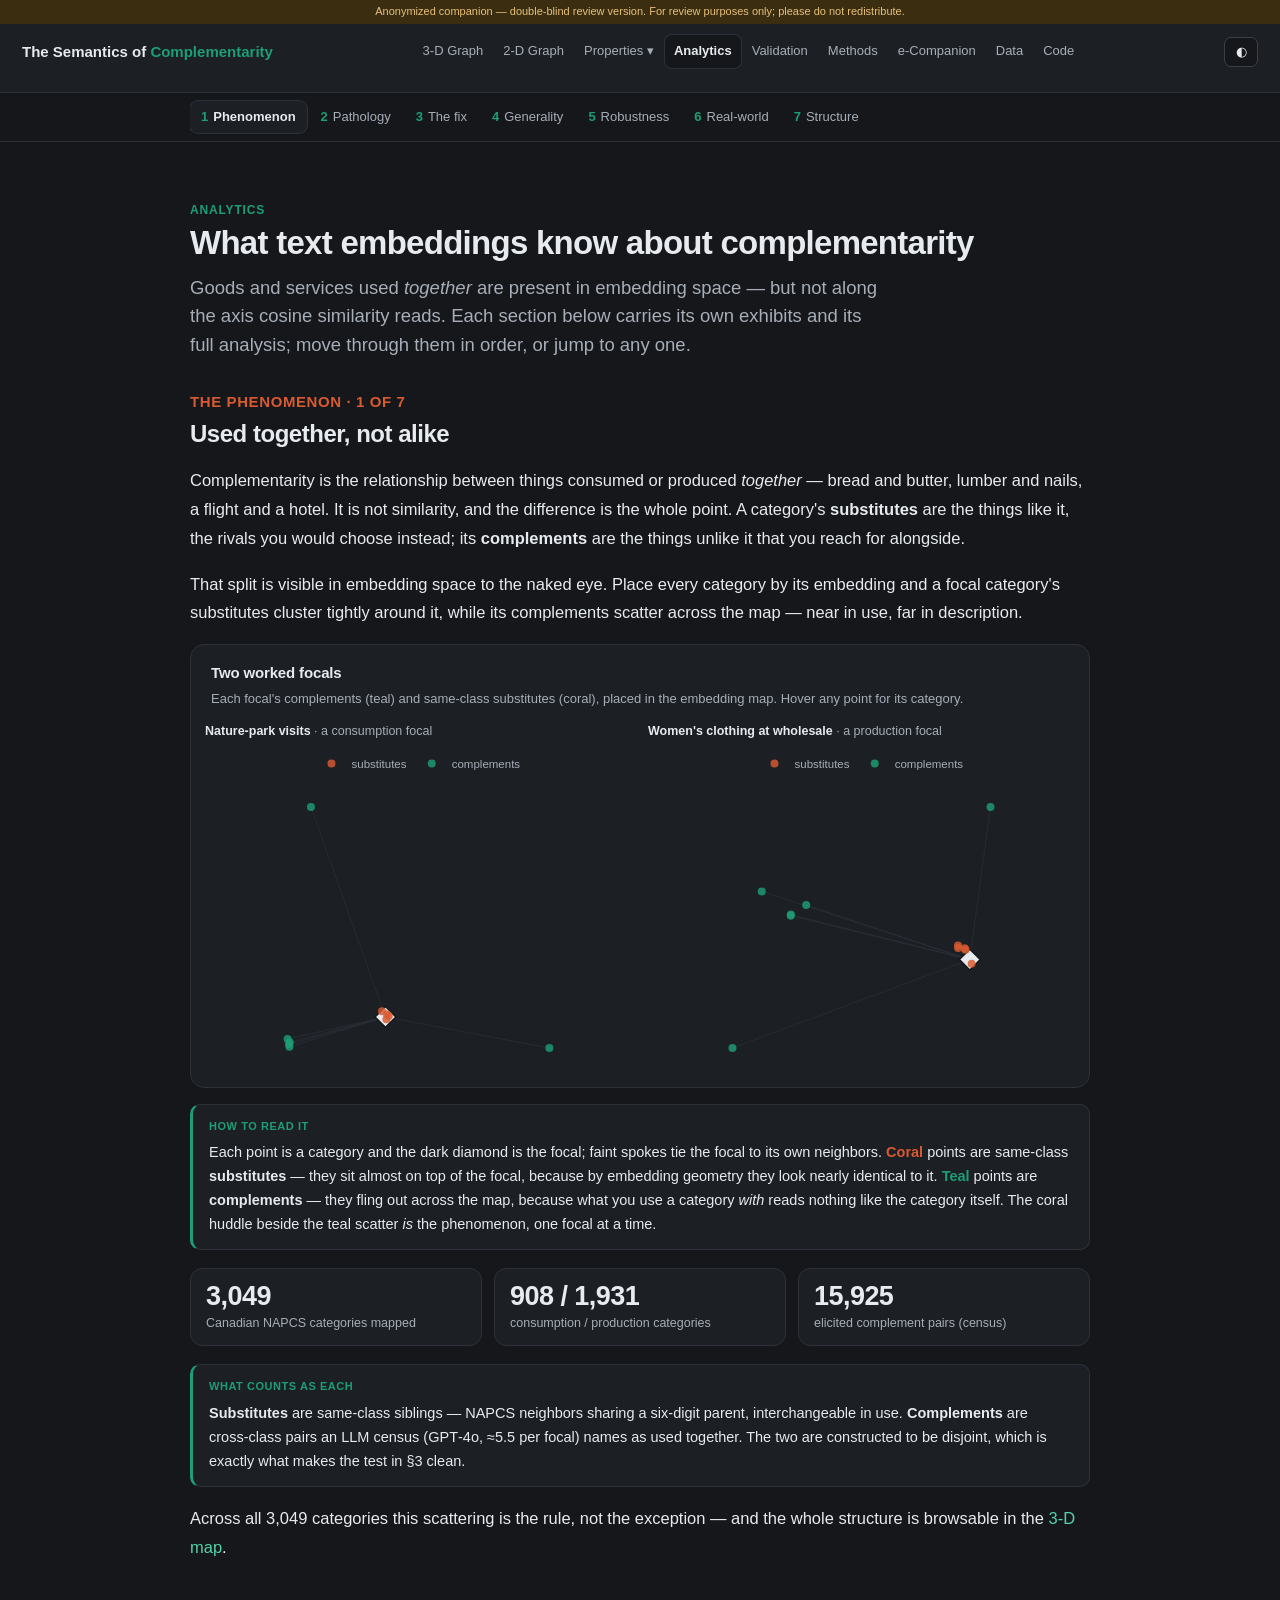
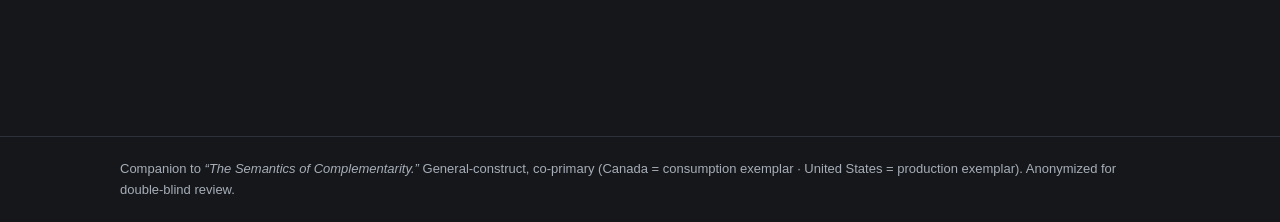
<file: analytics-braided.html>
<!doctype html><html lang="en"><head>
<meta charset="utf-8"><meta name="viewport" content="width=device-width,initial-scale=1">
<title>SoC</title>
<script>try{var s=JSON.parse(localStorage.getItem('cv2-state')||'{}');var t=s.theme||localStorage.getItem('site-theme')||'dark';document.documentElement.setAttribute('data-theme',t);document.documentElement.classList.toggle('light',t==='light');}catch(e){}</script>
<link rel="stylesheet" href="assets/app.css">
<link rel="stylesheet" href="assets/analytics.css">
<script src="assets/vendor/plotly-2.27.0.min.js"></script>
</head><body data-controls="none">
<div id="hdr"></div>

<div class="ax-secnav"><div class="inner">
  <button data-t="s1" class="on"><span class="ax-secnum">1</span>Phenomenon</button>
  <button data-t="s2"><span class="ax-secnum">2</span>Pathology</button>
  <button data-t="s3"><span class="ax-secnum">3</span>The fix</button>
  <button data-t="s4"><span class="ax-secnum">4</span>Generality</button>
  <button data-t="s5"><span class="ax-secnum">5</span>Robustness</button>
  <button data-t="s6"><span class="ax-secnum">6</span>Real-world</button>
  <button data-t="s7"><span class="ax-secnum">7</span>Structure</button>
</div></div>

<main><div class="wrap"><div class="ax">

  <span class="ax-eyebrow">Analytics</span>
  <h1 class="ax-title">What text embeddings know about complementarity</h1>
  <p class="ax-dek">Goods and services used <em>together</em> are present in embedding space — but not along the axis cosine similarity reads. Each section below carries its own exhibits and its full analysis; move through them in order, or jump to any one.</p>

  <!-- 1 -->
  <section class="ax-section pane on" id="s1">
    <p class="ax-seceyebrow">The phenomenon · 1 of 7</p>
    <h2 class="ax-sechead">Used together, not alike</h2>
    <div class="ax-prose">
      <p>Complementarity is the relationship between things consumed or produced <em>together</em> — bread and butter, lumber and nails, a flight and a hotel. It is not similarity, and the difference is the whole point. A category's <b>substitutes</b> are the things like it, the rivals you would choose instead; its <b>complements</b> are the things unlike it that you reach for alongside.</p>
      <p>That split is visible in embedding space to the naked eye. Place every category by its embedding and a focal category's substitutes cluster tightly around it, while its complements scatter across the map — near in use, far in description.</p>
    </div>
    <div class="ax-card" style="margin:16px 0"><div class="ax-cardhead"><p class="t">Two worked focals</p><p class="n">Each focal's complements (teal) and same‑class substitutes (coral), placed in the embedding map. Hover any point for its category.</p></div>
      <div class="ax-cardbody"><div style="display:flex;gap:16px;flex-wrap:wrap">
        <div style="flex:1 1 320px;min-width:280px"><div style="font-size:12.5px;font-weight:600;margin:0 0 2px">Nature‑park visits <span style="font-weight:400;color:var(--fg2)">· a consumption focal</span></div><div id="eg-np" class="ax-plot" style="height:330px"></div></div>
        <div style="flex:1 1 320px;min-width:280px"><div style="font-size:12.5px;font-weight:600;margin:0 0 2px">Women's clothing at wholesale <span style="font-weight:400;color:var(--fg2)">· a production focal</span></div><div id="eg-wc" class="ax-plot" style="height:330px"></div></div>
      </div></div></div>
    <div class="ax-note"><div class="nh">How to read it</div>
      <p>Each point is a category and the dark diamond is the focal; faint spokes tie the focal to its own neighbors. <b style="color:var(--coral)">Coral</b> points are same‑class <b>substitutes</b> — they sit almost on top of the focal, because by embedding geometry they look nearly identical to it. <b style="color:var(--teal)">Teal</b> points are <b>complements</b> — they fling out across the map, because what you use a category <em>with</em> reads nothing like the category itself. The coral huddle beside the teal scatter <em>is</em> the phenomenon, one focal at a time.</p></div>
    <div class="ax-stats">
      <div class="ax-stat"><div class="v">3,049</div><div class="l">Canadian NAPCS categories mapped</div></div>
      <div class="ax-stat"><div class="v">908 / 1,931</div><div class="l">consumption / production categories</div></div>
      <div class="ax-stat"><div class="v">15,925</div><div class="l">elicited complement pairs (census)</div></div>
    </div>
    <div class="ax-note"><div class="nh">What counts as each</div>
      <p><b>Substitutes</b> are same‑class siblings — NAPCS neighbors sharing a six‑digit parent, interchangeable in use. <b>Complements</b> are cross‑class pairs an LLM census (GPT‑4o, ≈5.5 per focal) names as used together. The two are constructed to be disjoint, which is exactly what makes the test in §3 clean.</p></div>
    <div class="ax-prose"><p>Across all 3,049 categories this scattering is the rule, not the exception — and the whole structure is browsable in the <a href="explore-3d.html">3‑D map</a>.</p></div>
  </section>

  <!-- 2 -->
  <section class="ax-section pane" id="s2">
    <p class="ax-seceyebrow">The pathology · 2 of 7</p>
    <h2 class="ax-sechead">Cosine mistakes complements for strangers</h2>
    <div class="ax-prose">
      <p>If complements scatter, then cosine similarity — the default way to compare embeddings — should struggle to find them. It does not merely struggle; it fails systematically, and in an informative way.</p>
      <p>Rank every relationship type by its mean cosine and a clean gradient appears: random pairs lowest, complements barely above them, then same‑group, then same‑class, with substitutes highest of all. Complements sit down near the noise floor — the things a category is used <em>with</em> look, to cosine, almost as unrelated as a category drawn at random.</p>
    </div>
    <div class="ax-card" style="margin:16px 0"><div class="ax-cardhead"><p class="t">The cosine gradient</p><p class="n">Mean cosine by relationship type, per representation.</p></div>
      <div class="ax-cardbody"><div id="b-gradient" class="ax-plot sm"></div></div></div>
    <div class="ax-note"><div class="nh">How to read it</div><p>Five bars per embedding; bar height is the <b>average cosine similarity</b> for that relationship. Read left to right: <b>random</b> pairs (grey) set the floor, <b>complements</b> (teal) sit barely above it, and <b>substitutes</b> (coral) tower over both. The gap that matters is teal‑vs‑coral — by cosine, a category's complements look almost as unrelated to it as random noise, while its substitutes look highly related. Cosine is measuring the wrong thing.</p></div>
    <div class="ax-prose"><p>Turned into a decision the failure is not weak but <em>inverted</em>. Asked to separate complements from substitutes on cosine alone, every representation scores an AUC <em>below</em> the 0.50 coin‑flip line — worst of all for the transformer embeddings that are otherwise the strongest:</p></div>
    <div class="ax-stats" id="b-cosauc"></div>
    <div class="ax-note"><div class="nh">Why the transformers fail hardest</div>
      <p>Gemini and OpenAI post the <b>lowest</b> cosine AUC (≈0.06). Their geometry packs same‑class substitutes extremely tightly — a strong similarity prior that is precisely what you want for synonymy and precisely what buries the cross‑class complement signal deepest. The sharper a model's sense of "alike," the more thoroughly complementarity is hidden — which is why, in §3, the probe recovers the most exactly there.</p></div>
    <div class="ax-prose"><p>An AUC of 0.06 is not ignorance; it is <b>confident error</b>. By cosine, the average complement looks <em>less</em> related to its focal than a category drawn at random.</p></div>
  </section>

  <!-- 3 -->
  <section class="ax-section pane" id="s3">
    <p class="ax-seceyebrow">The fix · 3 of 7</p>
    <h2 class="ax-sechead">Off the cosine axis</h2>
    <div class="ax-prose">
      <p>That leaves a sharp question. Is complementarity simply absent from the embedding — a real ceiling on what distributional meaning can carry — or is it present, just not along the one axis cosine reads? We test the second directly, and deliberately weakly.</p>
      <p>We train a thin linear read‑out: a logistic regression over the <em>same</em> Gemini vectors, given only each pair's elementwise product and absolute difference, scored strictly out‑of‑fold so no focal appears in both training and test. One linear boundary — no new embedding, no fine‑tuning, no extra data.</p>
    </div>
    <div class="ax-stats">
      <div class="ax-stat"><div class="v teal">0.91</div><div class="l">probe AUC — complements vs. substitutes</div></div>
      <div class="ax-stat"><div class="v coral">0.08</div><div class="l">raw cosine AUC — below chance</div></div>
      <div class="ax-stat"><div class="v">83%</div><div class="l">balanced accuracy at the cut‑off</div></div>
      <div class="ax-stat"><div class="v">15,983 / 3,689</div><div class="l">complement / substitute pairs</div></div>
    </div>
    <div class="ax-card" style="margin:16px 0"><div class="ax-cardhead"><p class="t">The off‑axis scatter</p><p class="n">Every pair by cosine (x) and probe score (y). Hover any dot to read the pair.</p></div>
      <div class="ax-cardbody"><div id="b-scatter" class="ax-plot"></div></div></div>
    <div class="ax-note"><div class="nh">How to read it</div><p>Every dot is one pair — <b style="color:var(--teal)">teal</b> a focal and one of its complements, <b style="color:var(--coral)">coral</b> two same‑class substitutes. Left–right is raw cosine (how alike the embedding thinks they are); up–down is the probe's learned verdict (how complement‑like). Scan <b>across</b> and the colors are interleaved — cosine cannot separate them. Scan <b>up</b> and they fall into two bands — the probe can. <em>Same dots, two yardsticks.</em> The dashed line is the probe's decision threshold: call everything above it a complement and you are right 83% of the time.</p></div>
    <div class="ax-prose"><p>Read left–right (cosine) the two classes sit on top of one another — that is the 0.08. Read up–down (the probe) they fall into two clean bands, split by the dashed cut‑off that alone recovers 83% balanced accuracy. The information was in the vectors the whole time; cosine just collapses the single direction that carries it.</p></div>
    <p class="ax-pull">Complementarity lives in the geometry — only not along the direction similarity reads.</p>
    <div class="ax-card" style="margin:16px 0"><div class="ax-cardhead"><p class="t">The same gap as ROC area</p><p class="n">Area under each curve = AUC.</p></div>
      <div class="ax-cardbody"><div id="b-roc" class="ax-plot sm"></div></div></div>
    <div class="ax-note"><div class="nh">How to read it — and what AUC means</div><p>AUC, in plain terms, is the chance that if you draw one complement and one substitute at random, the measure scores the complement higher. The probe's <b>0.91</b> means it ranks the complement above the substitute 91% of the time — almost always right. Cosine's <b>0.08</b> means it does so only 8% of the time — almost always <em>wrong</em>: a score below 0.50 is not "no signal," it is <b>reversed</b> signal (flip cosine's calls and you'd score 0.92). Each point on a curve is one threshold; the curve trades catching complements (up) against false alarms on substitutes (right). Perfect hugs the top‑left corner, the diagonal is a coin flip — and cosine bows the wrong way, below it.</p></div>
    <div class="ax-prose"><p>As area under the ROC curve the gap is stark: the probe bows up to 0.91 while raw cosine sags <em>below</em> the chance diagonal to 0.08. Cosine is not blind to the comparison — it is inverted by it.</p></div>
    <div class="ax-note"><div class="nh">How the read-out is built</div>
      <p>Logistic regression on the elementwise product and |difference| of anisotropy‑corrected, PCA‑300 Gemini vectors — complement pairs against same‑subclass substitute pairs. Grouped <b>out‑of‑fold</b> by focal (GroupKFold), so the 0.91 is held‑out generalization, not memorization. The dashed line is Youden's optimal cut‑off; above it, a pair is called a complement.</p></div>
    <div class="ax-note"><div class="nh">Complements cosine would never connect</div>
      <p class="ax-muted">Real complement pairs the probe ranks high yet cosine places at near‑zero — or negative — similarity:</p>
      <div id="b-pairs"></div></div>
  </section>

  <!-- 4 -->
  <section class="ax-section pane" id="s4">
    <p class="ax-seceyebrow">Generality · 4 of 7</p>
    <h2 class="ax-sechead">It survives every cut</h2>
    <div class="ax-prose"><p>A result this sharp invites a deflationary worry: is it an artifact of one economy, or one kind of category? We cut the data four ways — Canada and the United States, each split into consumption and production categories — and re‑ran the entire pathology‑and‑probe test in every cell.</p></div>
    <div class="ax-card" style="margin:16px 0"><div class="ax-cardhead"><p class="t">Economy × domain cross‑survival</p><p class="n">Cosine AUC (pathology) vs. probe AUC (recovery), Gemini.</p></div>
      <div class="ax-cardbody"><div id="b-2x2"></div></div></div>
    <div class="ax-note"><div class="nh">How to read it</div><p>One tile per slice of the data (economy × domain). In each, the short <b style="color:var(--coral)">coral</b> bar is the cosine AUC and the long <b style="color:var(--teal)">teal</b> bar is the probe AUC; 0.50 is the coin‑flip line. What matters is the <em>repetition</em> — coral stays well below 0.50 and teal well above it in all four tiles at once. The result does not depend on which economy or which kind of category you look at.</p></div>
    <div class="ax-prose"><p>In all four cells the same shape holds: cosine well below 0.50, the probe well above. The magnitudes move — production is cleaner than consumption, Canada cleaner than the US — but the direction never does.</p></div>
    <div class="ax-note"><div class="nh">Consumption vs. production exemplars</div>
      <p>Canada is the richer <b>consumption</b> exemplar; the United States, roughly two‑thirds producer‑framed, is the <b>production</b> exemplar — and the finding survives the framing in both. Complementarity‑off‑the‑axis is not a quirk of one market or one accounting tradition. The interactive version is on the <a href="generality.html">Generality</a> page.</p></div>
  </section>

  <!-- 5 -->
  <section class="ax-section pane" id="s5">
    <p class="ax-seceyebrow">Robustness &amp; transparency · 5 of 7</p>
    <h2 class="ax-sechead">Pressure-tested</h2>
    <div class="ax-prose">
      <p>Beyond the 2×2, the result is stressed along three further axes — representation, generator, and dose — and the whole audit is kept in the open.</p>
      <p><b>Representation.</b> The pathology‑and‑recovery holds across all four embeddings, and is sharpest exactly where it should be: the two transformers are the worst on cosine and the best under the probe.</p>
    </div>
    <div class="ax-card" style="margin:16px 0"><div class="ax-cardhead"><p class="t">Representation report card</p><p class="n">Cosine vs. probe AUC across four embeddings.</p></div>
      <div class="ax-cardbody"><div id="b-report"></div></div></div>
    <div class="ax-note"><div class="nh">How to read it</div><p>One row per embedding. The <b style="color:var(--coral)">cosine</b> column is how well raw similarity separates complements from substitutes (all far below 0.50 — the pathology); the <b style="color:var(--teal)">probe</b> column is how well the learned read‑out does (all far above); "gain" is the distance between them. The two transformer rows are the tell — they have the <em>lowest</em> cosine and the <em>highest</em> probe. The failure and the fix are sharpest in exactly the same place.</p></div>
    <div class="ax-prose"><p><b>Dose.</b> The signal is graded, not binary: the higher the generator ranked a complement, the higher its cosine percentile — a smooth decline from first‑listed to sixth across every representation.</p></div>
    <div class="ax-card" style="margin:16px 0"><div class="ax-cardhead"><p class="t">Dose–response</p><p class="n">Mean cosine percentile by the generator's rank of the complement.</p></div>
      <div class="ax-cardbody"><div id="b-dose" class="ax-plot sm"></div></div></div>
    <div class="ax-note"><div class="nh">How to read it</div><p>Each line is one embedding. The x‑axis is how early the generator listed a complement (1 = named first, most confident); the y‑axis is that complement's average cosine percentile. The lines slope <em>down</em> left‑to‑right — complements the generator was surest of also sit higher by similarity. A graded dose–response like this is hard to fake: it means the census is tracking a real, continuous signal rather than flipping a coin.</p></div>
    <div class="ax-prose"><p>And the audit stays in the open. The evidence board tracks every claim, economy by economy, caveats marked rather than hidden:</p></div>
    <div class="ax-card" style="margin:16px 0"><div class="ax-cardhead"><p class="t">Evidence board</p><p class="n">Blue clears the benchmark · amber caveated · grey outstanding.</p></div>
      <div class="ax-cardbody"><div id="b-evid"></div></div></div>
    <div class="ax-note"><div class="nh">Generator agreement (κ)</div>
      <p>Re‑eliciting the whole census with Gemini agrees with GPT‑4o on the product/service label at <b>κ = 0.91</b> (95.6% raw agreement) — "almost perfect" by the usual benchmarks — and the GPT‑4o ∩ Gemini consensus census reproduces every headline. The finding is not an artifact of one model's idiosyncrasies.</p></div>
  </section>

  <!-- 6 -->
  <section class="ax-section pane" id="s6">
    <p class="ax-seceyebrow">External validation · 6 of 7</p>
    <h2 class="ax-sechead">Does the world agree?</h2>
    <div class="ax-prose"><p>The census is model‑elicited, so the last question is whether it tracks anything outside the model. We check it against two kinds of external ground truth: behavior and the economy.</p></div>
    <div id="b-valid" style="margin:16px 0"></div>
    <div class="ax-prose">
      <p><b>Behavior.</b> Amazon co‑purchase (also‑buy / also‑view lift) and Yelp co‑occurrence both recover the complement signal above chance. <b>Economy.</b> The StatCan and BEA input–output accounts — independent, authoritative maps of what industries actually use together — agree as well.</p>
    </div>
    <div class="ax-callout"><span class="ic">!</span><div>The limits are stated plainly, not buried: US production validation leans on the Canadian StatCan tables, with BEA reproduced under crosswalk limits; and US Amazon concordance is attenuated by coarse category mapping. The convergent evidence is real and the caveats are documented — full detail on the <a href="validation.html">Validation</a> page.</div></div>
  </section>

  <!-- 7 -->
  <section class="ax-section pane" id="s7">
    <p class="ax-seceyebrow">The structure it unlocks · 7 of 7</p>
    <h2 class="ax-sechead">A map of the economy's complements</h2>
    <div class="ax-prose"><p>Once complementarity is recoverable, the census stops being a list and becomes a graph — every category pointing to the things used alongside it. That graph turns out to have real economic structure.</p></div>
    <div id="b-graph" style="margin:16px 0"></div>
    <div class="ax-prose"><p>It partitions into fifteen dense community‑clusters at high modularity (0.55) — coherent supply‑and‑use neighborhoods, not noise. A handful of hub categories anchor whole chains: Drafting services alone is named a complement by 414 others. And complementarity is overwhelmingly <em>one‑directional</em> — only 3.3% of links are mutual, the rare pairs that each name the other (accounting and financial‑management consulting among them).</p></div>
    <div class="ax-card" style="margin:16px 0"><div class="ax-cardhead"><p class="t">Complements cosine would never connect</p><p class="n">Real pairs the probe ranks high at near‑zero similarity.</p></div>
      <div class="ax-cardbody"><div id="b-leader"></div></div></div>
    <div class="ax-callout"><span class="ic">→</span><div>Explore the whole graph directly: <a href="explore-3d.html">3‑D Graph</a> · <a href="explore-2d.html">2‑D Graph</a> · <a href="ecosystems.html">Community Clusters</a> · <a href="reciprocity.html">Reciprocity</a>.</div></div>
  </section>

</div></div></main>
<div id="ftr"></div>
<script src="assets/app.js"></script>
<script src="assets/analytics-exhibits.js"></script>
<script>
function esc(s){return (s||'').replace(/[&<>]/g,function(c){return {'&':'&amp;','<':'&lt;','>':'&gt;'}[c];});}
function bPairs(d){var el=document.getElementById('b-pairs');if(!el)return;
  var c=d.points.filter(function(p){return p.t==='c'&&p.x<0.12&&p.y>d.cutoff;}).sort(function(a,b){return a.x-b.x;}).slice(0,5);
  el.innerHTML=c.map(function(p){return '<div class="ax-pair"><span class="dot" style="background:var(--teal)"></span><span><b>'+esc(p.f)+'</b> + '+esc(p.p)+'</span><span class="num">cos '+p.x.toFixed(2)+'</span></div>';}).join('')||'<span class="ax-muted">—</span>';}
var rendered={};
var RENDER={
  s1:function(){AX.get('data/ego_CA.json').then(function(e){AX.egonet('eg-np',e['8325115']);AX.egonet('eg-wc',e['5511412']);});},
  s2:function(){AX.gradient('b-gradient');AX.cosineAUCtiles('b-cosauc');},
  s3:function(){AX.load('CA').then(function(d){AX.offaxis('b-scatter',d);AX.roc('b-roc',d);bPairs(d);});},
  s4:function(){AX.twobytwo('b-2x2');},
  s5:function(){AX.reportcard('b-report');AX.dose('b-dose');AX.evidenceBoard('b-evid');},
  s6:function(){AX.validationCards('b-valid');},
  s7:function(){AX.graphStats('b-graph');AX.load('CA').then(function(d){AX.leaderboard('b-leader',d);});}
};
function show(id,scroll){
  document.querySelectorAll('.ax-section.pane').forEach(function(p){p.classList.toggle('on',p.id===id);});
  document.querySelectorAll('.ax-secnav button').forEach(function(b){b.classList.toggle('on',b.dataset.t===id);});
  if(!rendered[id]){rendered[id]=1;if(RENDER[id])RENDER[id]();}
  setTimeout(function(){if(window.Plotly){document.querySelectorAll('#'+id+' .ax-plot').forEach(function(el){if(el.data)Plotly.Plots.resize(el);});}},40);
  if(scroll){window.scrollTo({top:0,behavior:'auto'});}
  history.replaceState(null,'',location.pathname+location.search+'#'+id);
}
function place(){var hdr=document.getElementById('hdr'),nav=document.querySelector('.ax-secnav');if(hdr&&nav)nav.style.top=hdr.offsetHeight+'px';}
window.addEventListener('cv2:ready',function(){
  place();setTimeout(place,140);window.addEventListener('resize',place);
  document.querySelectorAll('.ax-secnav button').forEach(function(b){b.addEventListener('click',function(){show(b.dataset.t,true);});});
  var init=(location.hash||'#s1').replace('#','');if(!document.getElementById(init))init='s1';
  show(init,false);
});
</script>
</body></html>
</file>
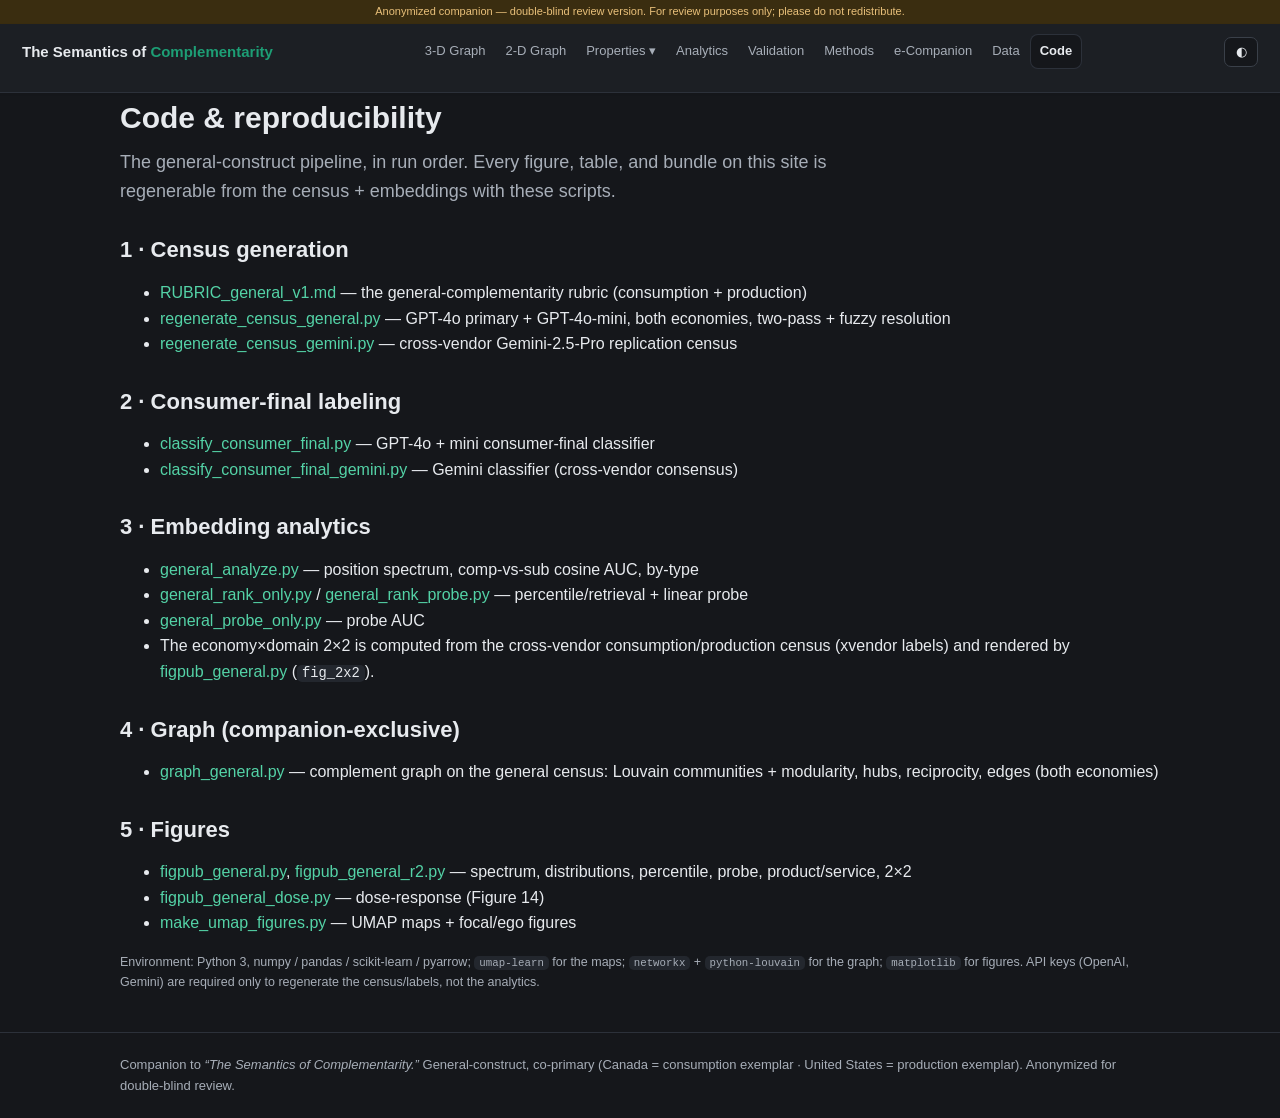
<file: code.html>
<!doctype html><html lang="en"><head>
<meta charset="utf-8"><meta name="viewport" content="width=device-width,initial-scale=1">
<title>SoC</title>
<script>try{var s=JSON.parse(localStorage.getItem('cv2-state')||'{}');document.documentElement.setAttribute('data-theme',s.theme||'dark');}catch(e){}</script>
<link rel="stylesheet" href="assets/app.css">
</head><body data-controls="none">
<div id="hdr"></div>
<main class="wrap">
  <h1>Code &amp; reproducibility</h1>
  <p class="lead">The general-construct pipeline, in run order. Every figure, table, and bundle on this site is regenerable from the census + embeddings with these scripts.</p>

  <h2>1 · Census generation</h2>
  <ul>
    <li><a href="code/RUBRIC_general_v1.md">RUBRIC_general_v1.md</a> — the general-complementarity rubric (consumption + production)</li>
    <li><a href="code/regenerate_census_general.py">regenerate_census_general.py</a> — GPT-4o primary + GPT-4o-mini, both economies, two-pass + fuzzy resolution</li>
    <li><a href="code/regenerate_census_gemini.py">regenerate_census_gemini.py</a> — cross-vendor Gemini-2.5-Pro replication census</li>
  </ul>

  <h2>2 · Consumer-final labeling</h2>
  <ul>
    <li><a href="code/classify_consumer_final.py">classify_consumer_final.py</a> — GPT-4o + mini consumer-final classifier</li>
    <li><a href="code/classify_consumer_final_gemini.py">classify_consumer_final_gemini.py</a> — Gemini classifier (cross-vendor consensus)</li>
  </ul>

  <h2>3 · Embedding analytics</h2>
  <ul>
    <li><a href="code/general_analyze.py">general_analyze.py</a> — position spectrum, comp-vs-sub cosine AUC, by-type</li>
    <li><a href="code/general_rank_only.py">general_rank_only.py</a> / <a href="code/general_rank_probe.py">general_rank_probe.py</a> — percentile/retrieval + linear probe</li>
    <li><a href="code/general_probe_only.py">general_probe_only.py</a> — probe AUC</li>
    <li>The economy×domain 2×2 is computed from the cross-vendor consumption/production census (xvendor labels) and rendered by <a href="code/figpub_general.py">figpub_general.py</a> (<code>fig_2x2</code>).</li>
  </ul>

  <h2>4 · Graph (companion-exclusive)</h2>
  <ul>
    <li><a href="code/graph_general.py">graph_general.py</a> — complement graph on the general census: Louvain communities + modularity, hubs, reciprocity, edges (both economies)</li>
  </ul>

  <h2>5 · Figures</h2>
  <ul>
    <li><a href="code/figpub_general.py">figpub_general.py</a>, <a href="code/figpub_general_r2.py">figpub_general_r2.py</a> — spectrum, distributions, percentile, probe, product/service, 2×2</li>
    <li><a href="code/figpub_general_dose.py">figpub_general_dose.py</a> — dose-response (Figure 14)</li>
    <li><a href="code/make_umap_figures.py">make_umap_figures.py</a> — UMAP maps + focal/ego figures</li>
  </ul>

  <p class="muted" style="font-size:12.5px">Environment: Python 3, numpy / pandas / scikit-learn / pyarrow; <code>umap-learn</code> for the maps; <code>networkx</code> + <code>python-louvain</code> for the graph; <code>matplotlib</code> for figures. API keys (OpenAI, Gemini) are required only to regenerate the census/labels, not the analytics.</p>
</main>
<div id="ftr"></div>
<script src="assets/app.js"></script>
</body></html>
</file>
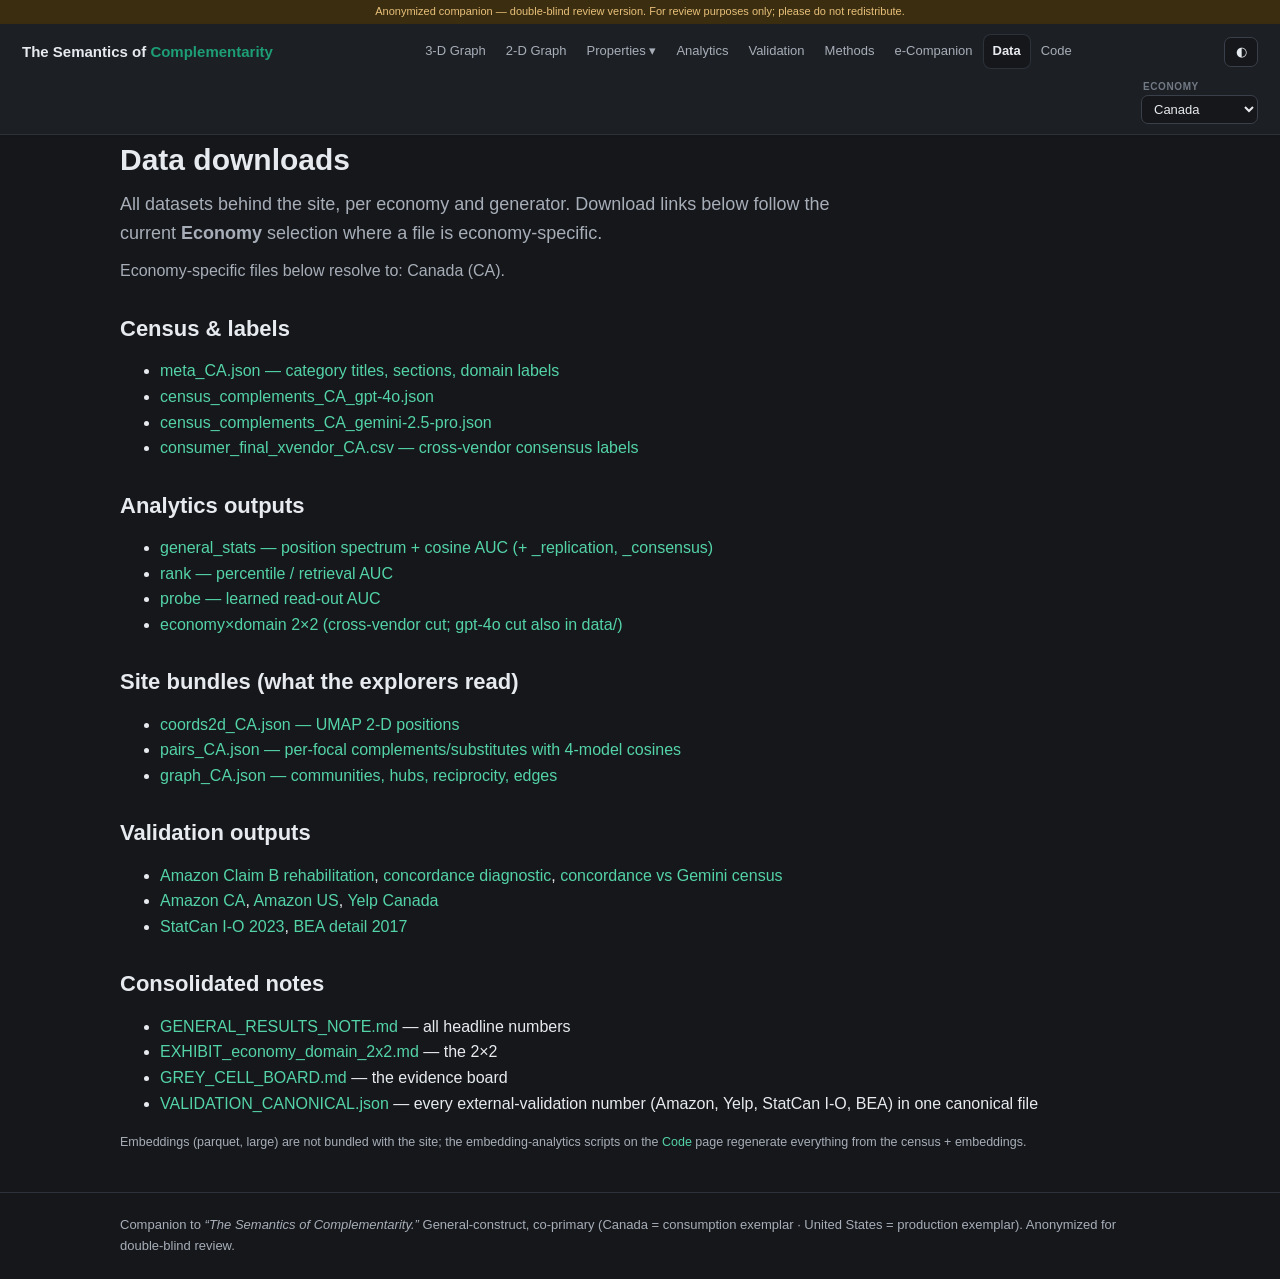
<file: data.html>
<!doctype html><html lang="en"><head>
<meta charset="utf-8"><meta name="viewport" content="width=device-width,initial-scale=1">
<title>SoC</title>
<script>try{var s=JSON.parse(localStorage.getItem('cv2-state')||'{}');document.documentElement.setAttribute('data-theme',s.theme||'dark');}catch(e){}</script>
<link rel="stylesheet" href="assets/app.css">
</head><body data-controls="economy">
<div id="hdr"></div>
<main class="wrap">
  <h1>Data downloads</h1>
  <p class="lead">All datasets behind the site, per economy and generator. Download links below follow the current <strong>Economy</strong> selection where a file is economy-specific.</p>
  <div id="econnote" class="muted"></div>

  <h2>Census &amp; labels</h2>
  <ul id="census"></ul>

  <h2>Analytics outputs</h2>
  <ul id="analytics"></ul>

  <h2>Site bundles (what the explorers read)</h2>
  <ul id="bundles"></ul>

  <h2>Validation outputs</h2>
  <ul>
    <li><a href="data/validation/amazon_substitute_fix_summary.json">Amazon Claim B rehabilitation</a>, <a href="data/validation/concordance_diagnostic_summary.json">concordance diagnostic</a>, <a href="data/validation/concordance_baseline_gemini-2.5-pro_summary.json">concordance vs Gemini census</a></li>
    <li><a href="data/validation/amazon_CA.json">Amazon CA</a>, <a href="data/validation/amazon_US.json">Amazon US</a>, <a href="data/validation/yelp_canada_summary.json">Yelp Canada</a></li>
    <li><a href="data/validation/statcan_io_summary.json">StatCan I-O 2023</a>, <a href="data/validation/bea_2017_summary.json">BEA detail 2017</a></li>
  </ul>

  <h2>Consolidated notes</h2>
  <ul>
    <li><a href="data/GENERAL_RESULTS_NOTE.md">GENERAL_RESULTS_NOTE.md</a> — all headline numbers</li>
    <li><a href="data/EXHIBIT_economy_domain_2x2.md">EXHIBIT_economy_domain_2x2.md</a> — the 2×2</li>
    <li><a href="data/GREY_CELL_BOARD.md">GREY_CELL_BOARD.md</a> — the evidence board</li>
    <li><a href="data/validation/VALIDATION_CANONICAL.json">VALIDATION_CANONICAL.json</a> — every external-validation number (Amazon, Yelp, StatCan I-O, BEA) in one canonical file</li>
  </ul>
  <p class="muted" style="font-size:12.5px">Embeddings (parquet, large) are not bundled with the site; the embedding-analytics scripts on the <a href="code.html">Code</a> page regenerate everything from the census + embeddings.</p>
</main>
<div id="ftr"></div>
<script src="assets/app.js"></script>
<script>
function L(href,txt){return '<li><a href="'+href+'">'+txt+'</a></li>';}
function render(){
  const C=CV2.get("country");
  document.getElementById("econnote").textContent="Economy-specific files below resolve to: "+CV2.econName()+" ("+C+").";
  document.getElementById("census").innerHTML=
    L("data/meta_"+C+".json","meta_"+C+".json — category titles, sections, domain labels")+
    L("data/census/census_complements_"+C+"_gpt-4o.json","census_complements_"+C+"_gpt-4o.json")+
    L("data/census/census_complements_"+C+"_gemini-2.5-pro.json","census_complements_"+C+"_gemini-2.5-pro.json")+
    L("data/census/consumer_final_xvendor_"+C+".csv","consumer_final_xvendor_"+C+".csv — cross-vendor consensus labels");
  document.getElementById("analytics").innerHTML=
    L("data/"+C+"_general_stats.json","general_stats — position spectrum + cosine AUC (+ _replication, _consensus)")+
    L("data/"+C+"_rank.json","rank — percentile / retrieval AUC")+
    L("data/"+C+"_probe.json","probe — learned read-out AUC")+
    L("data/"+C+"_consumer_vs_production_xvendor.json","economy×domain 2×2 (cross-vendor cut; gpt-4o cut also in data/)");
  document.getElementById("bundles").innerHTML=
    L("data/coords2d_"+C+".json","coords2d_"+C+".json — UMAP 2-D positions")+
    L("data/pairs_"+C+".json","pairs_"+C+".json — per-focal complements/substitutes with 4-model cosines")+
    L("data/graph_"+C+".json","graph_"+C+".json — communities, hubs, reciprocity, edges");
}
window.addEventListener("cv2:ready",render);
window.addEventListener("cv2:change",e=>{if(e.detail.key==="country")render();});
</script>
</body></html>
</file>
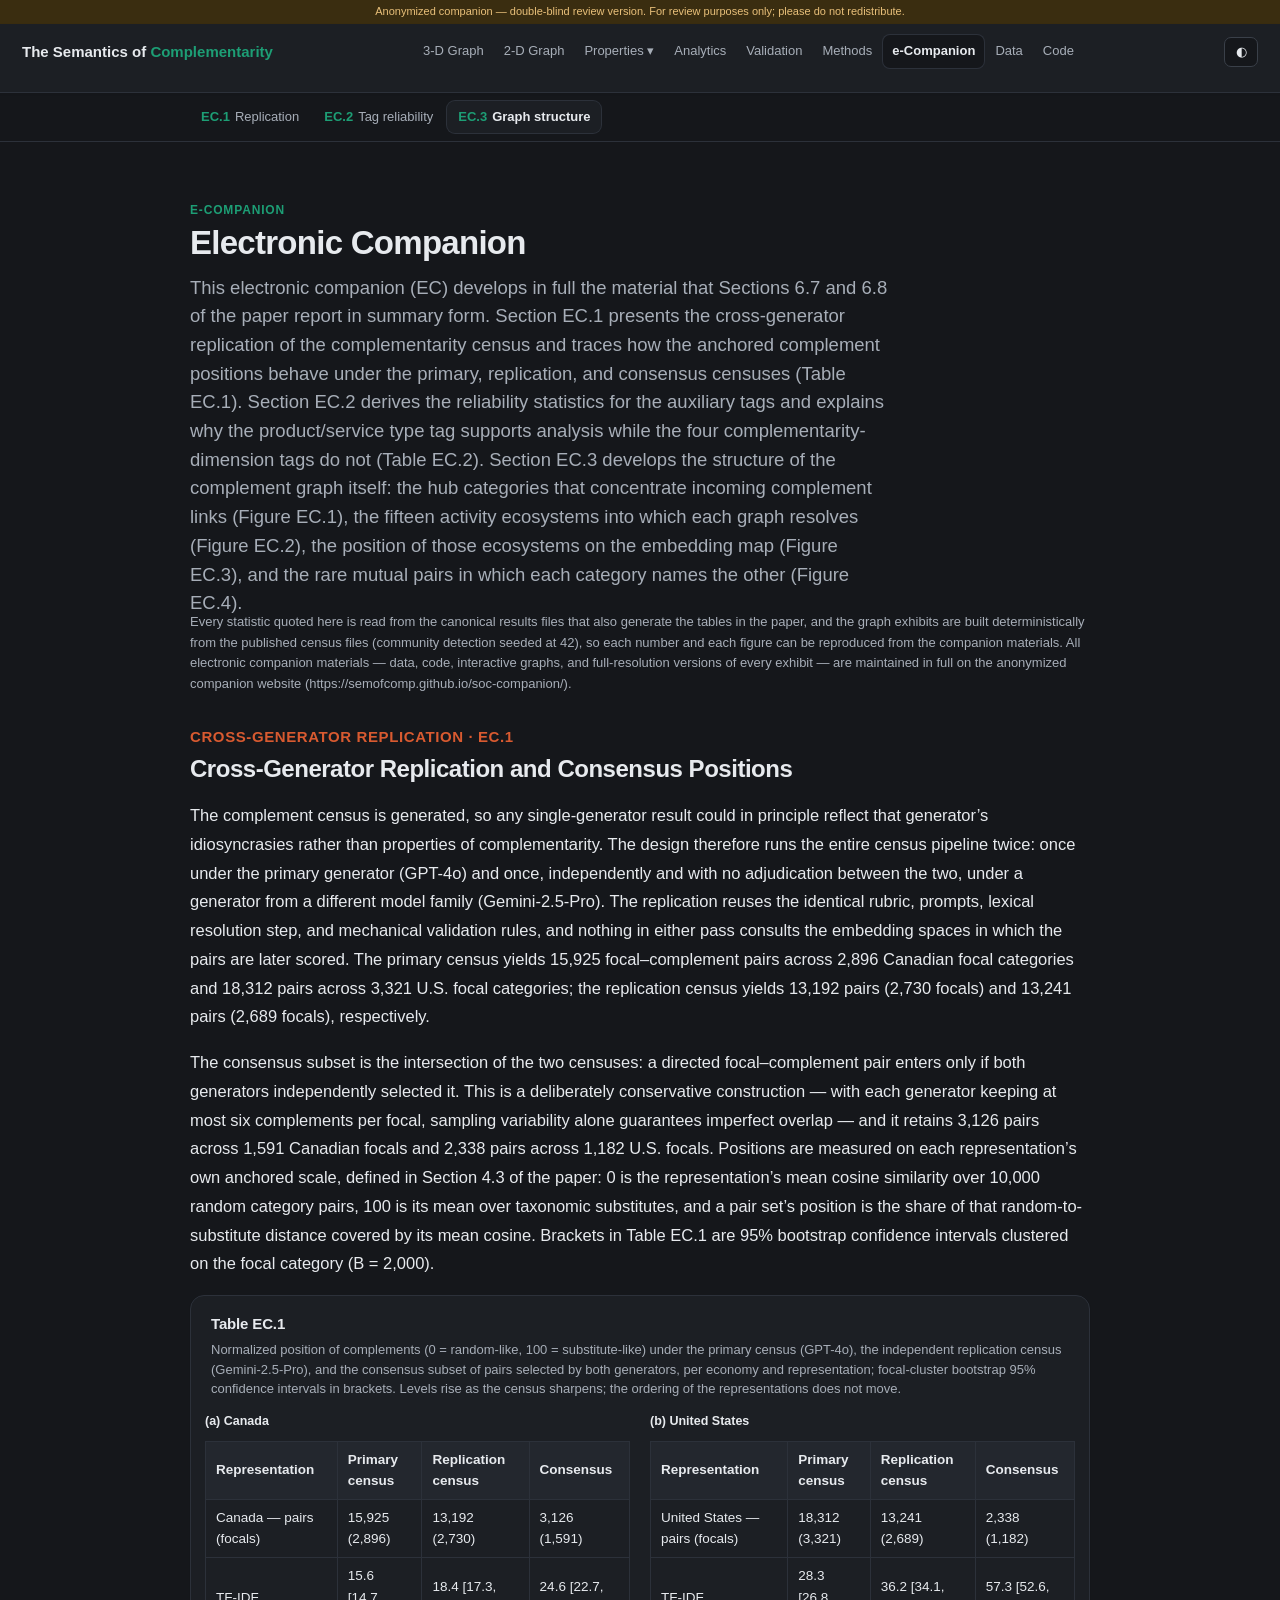
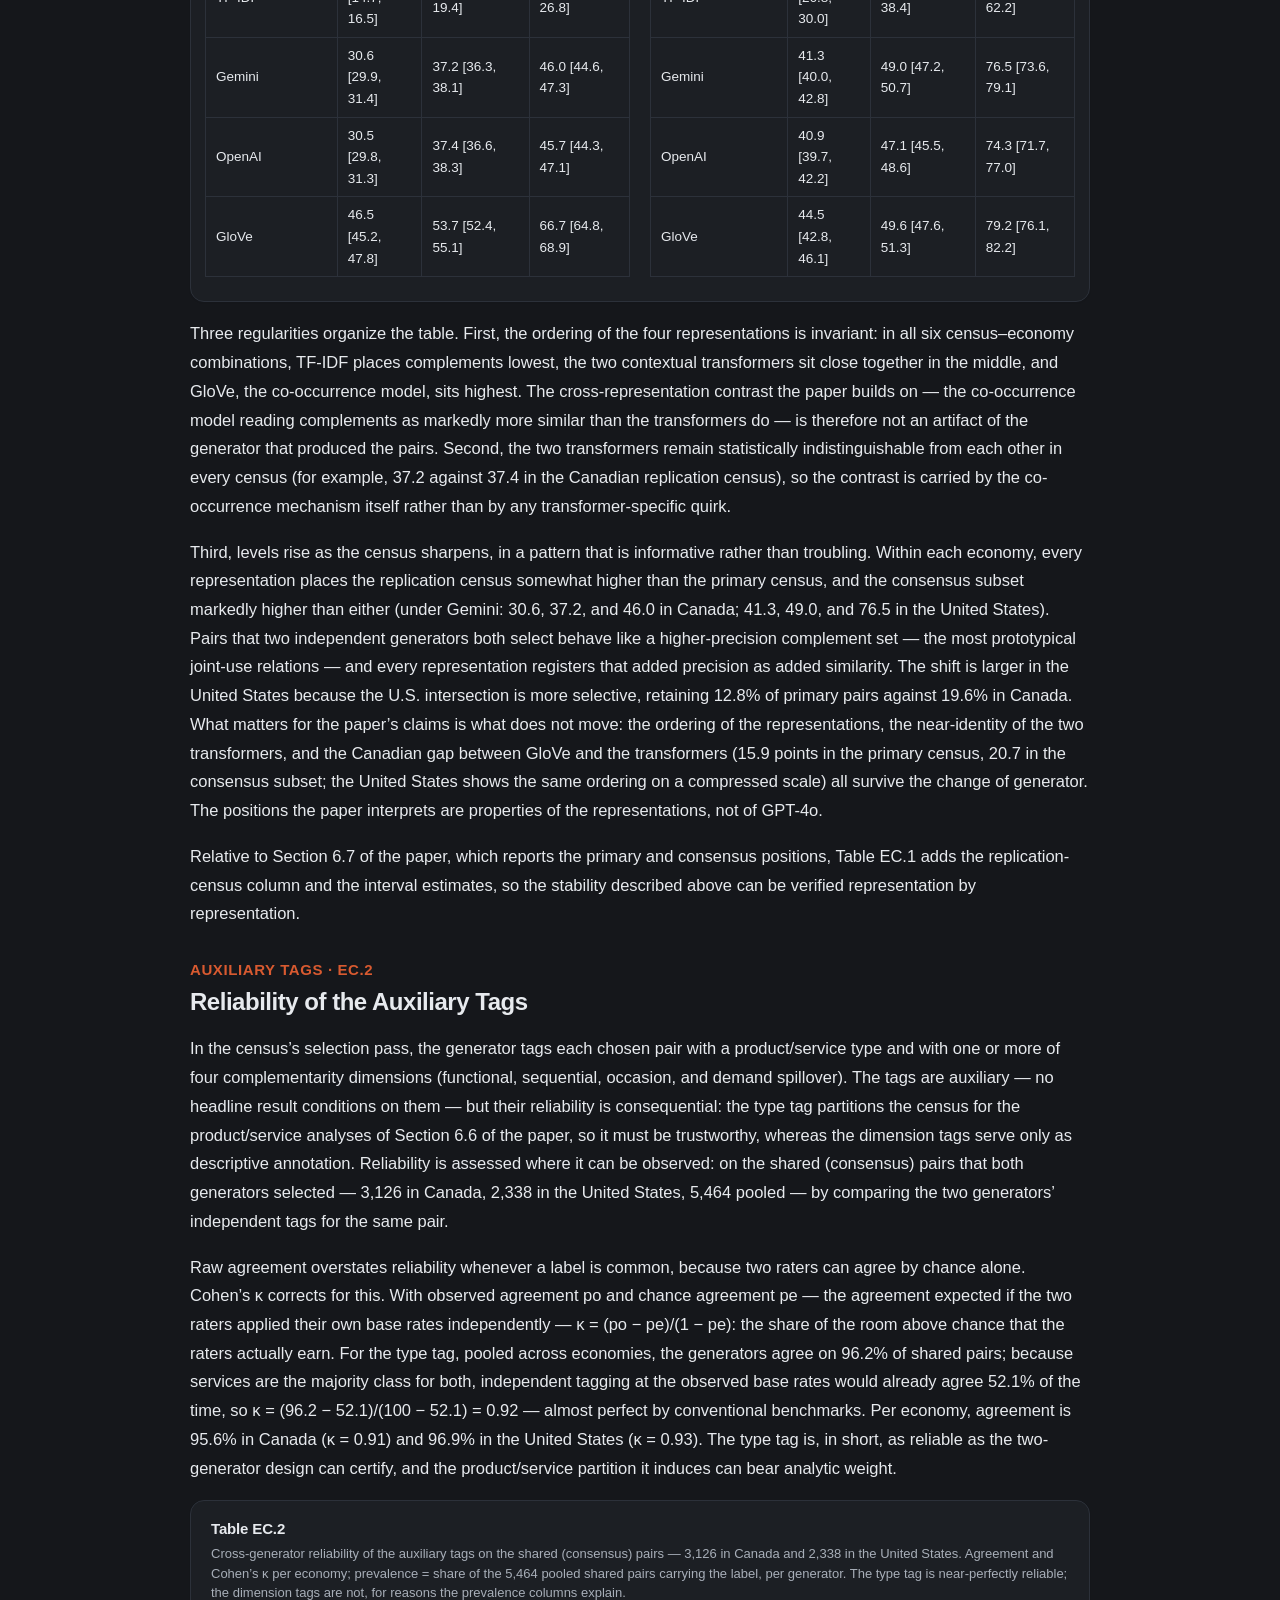
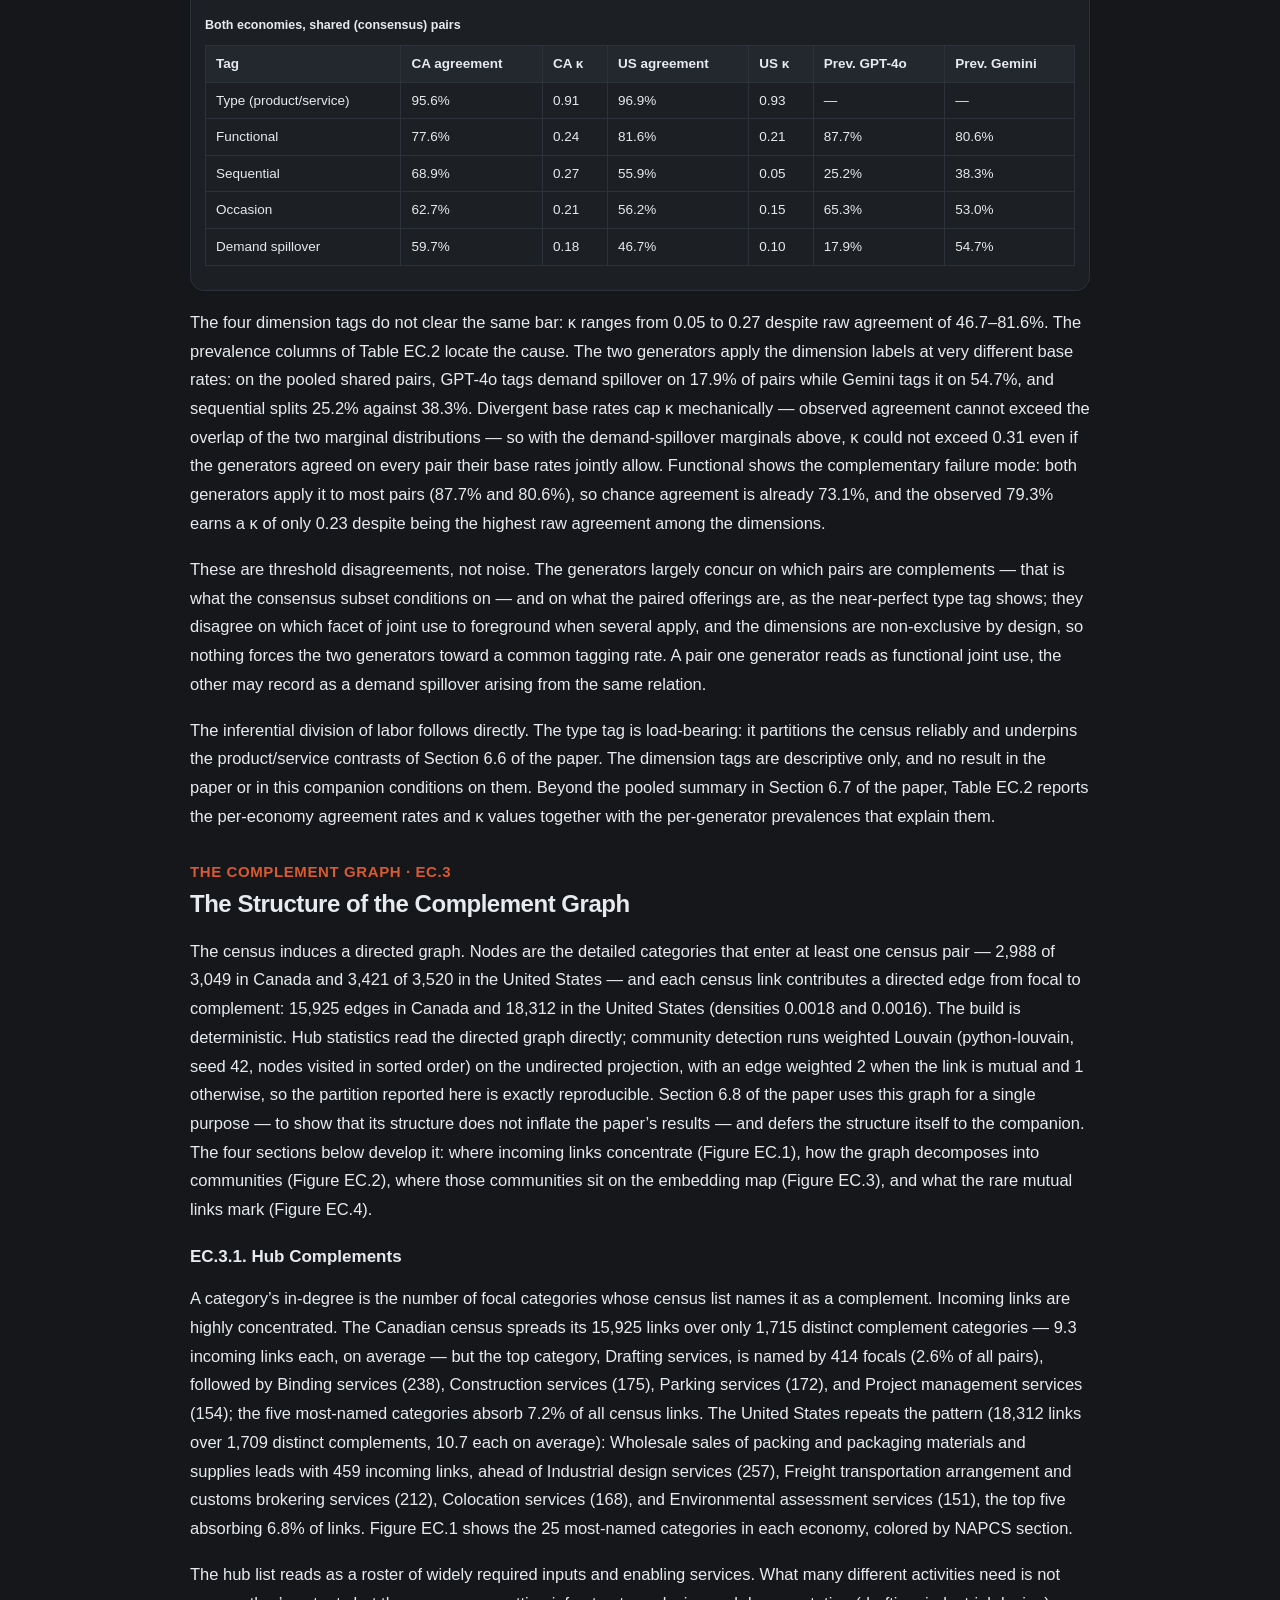
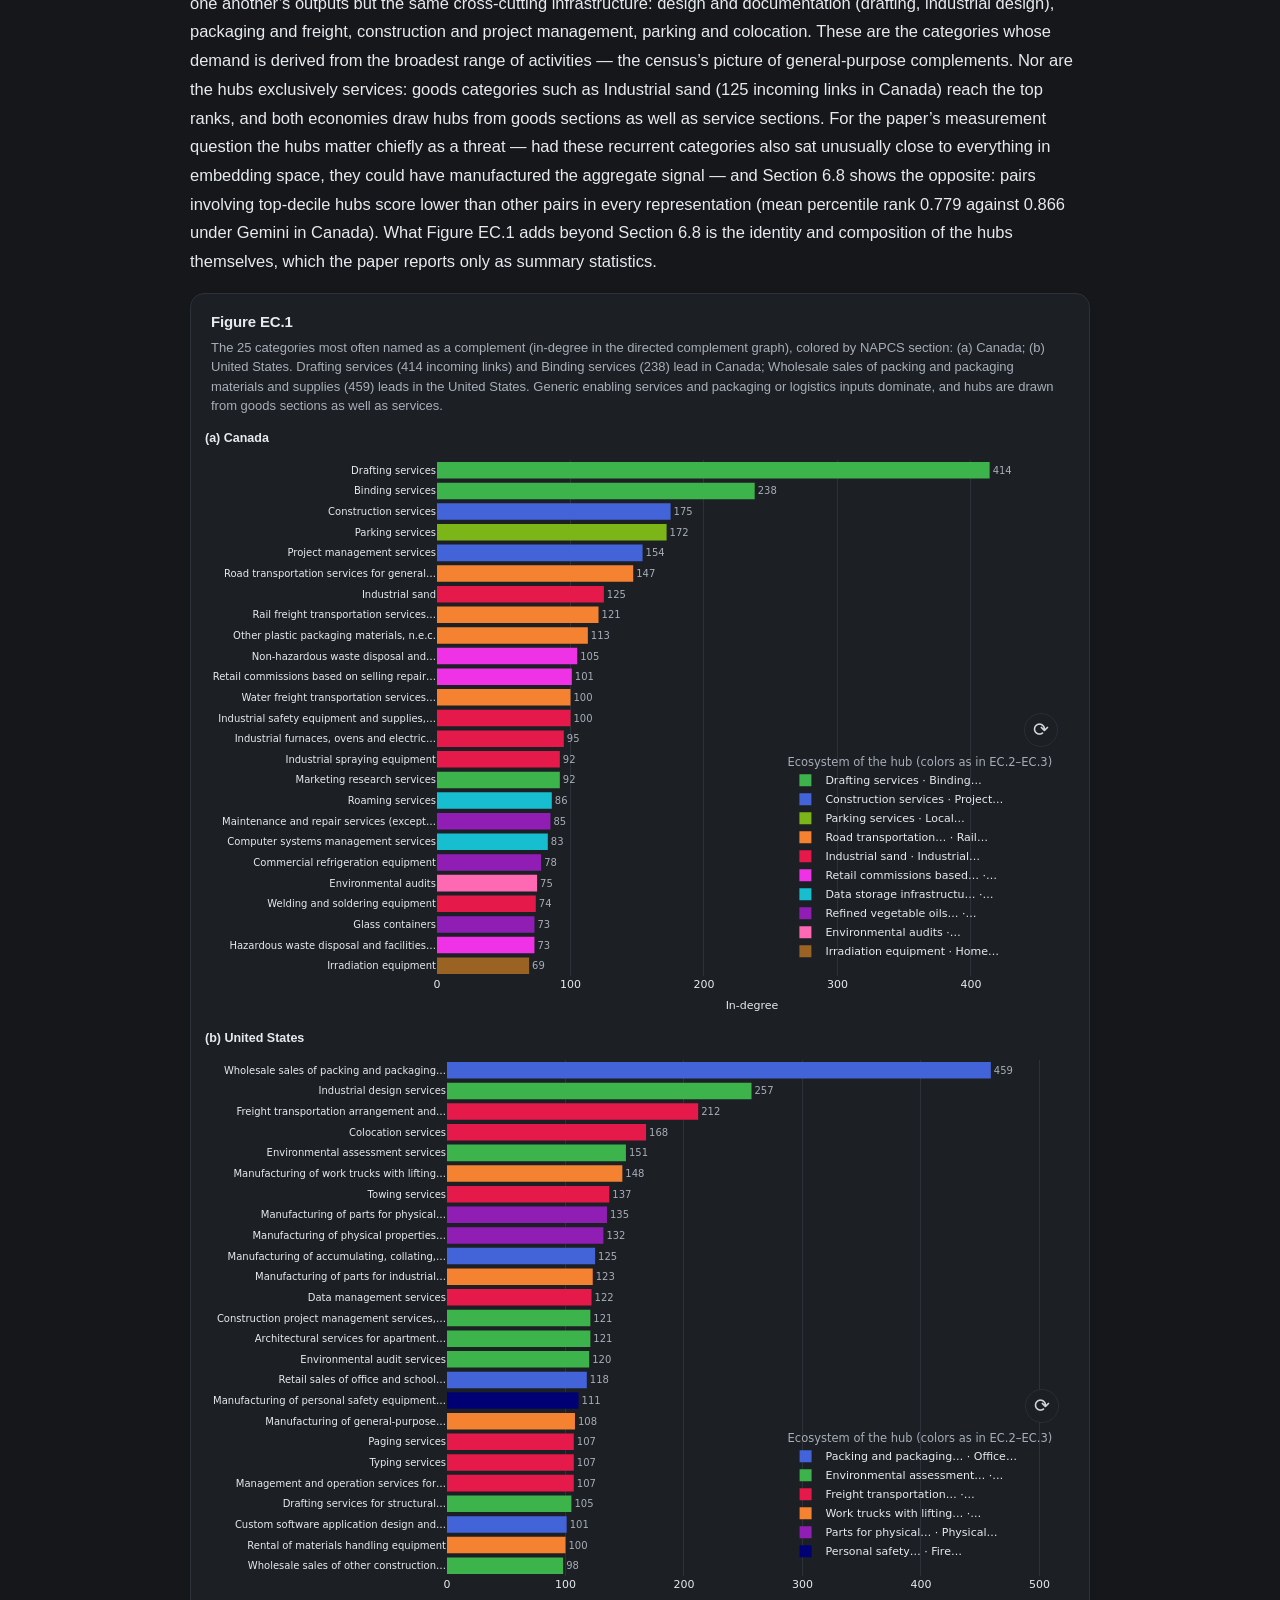
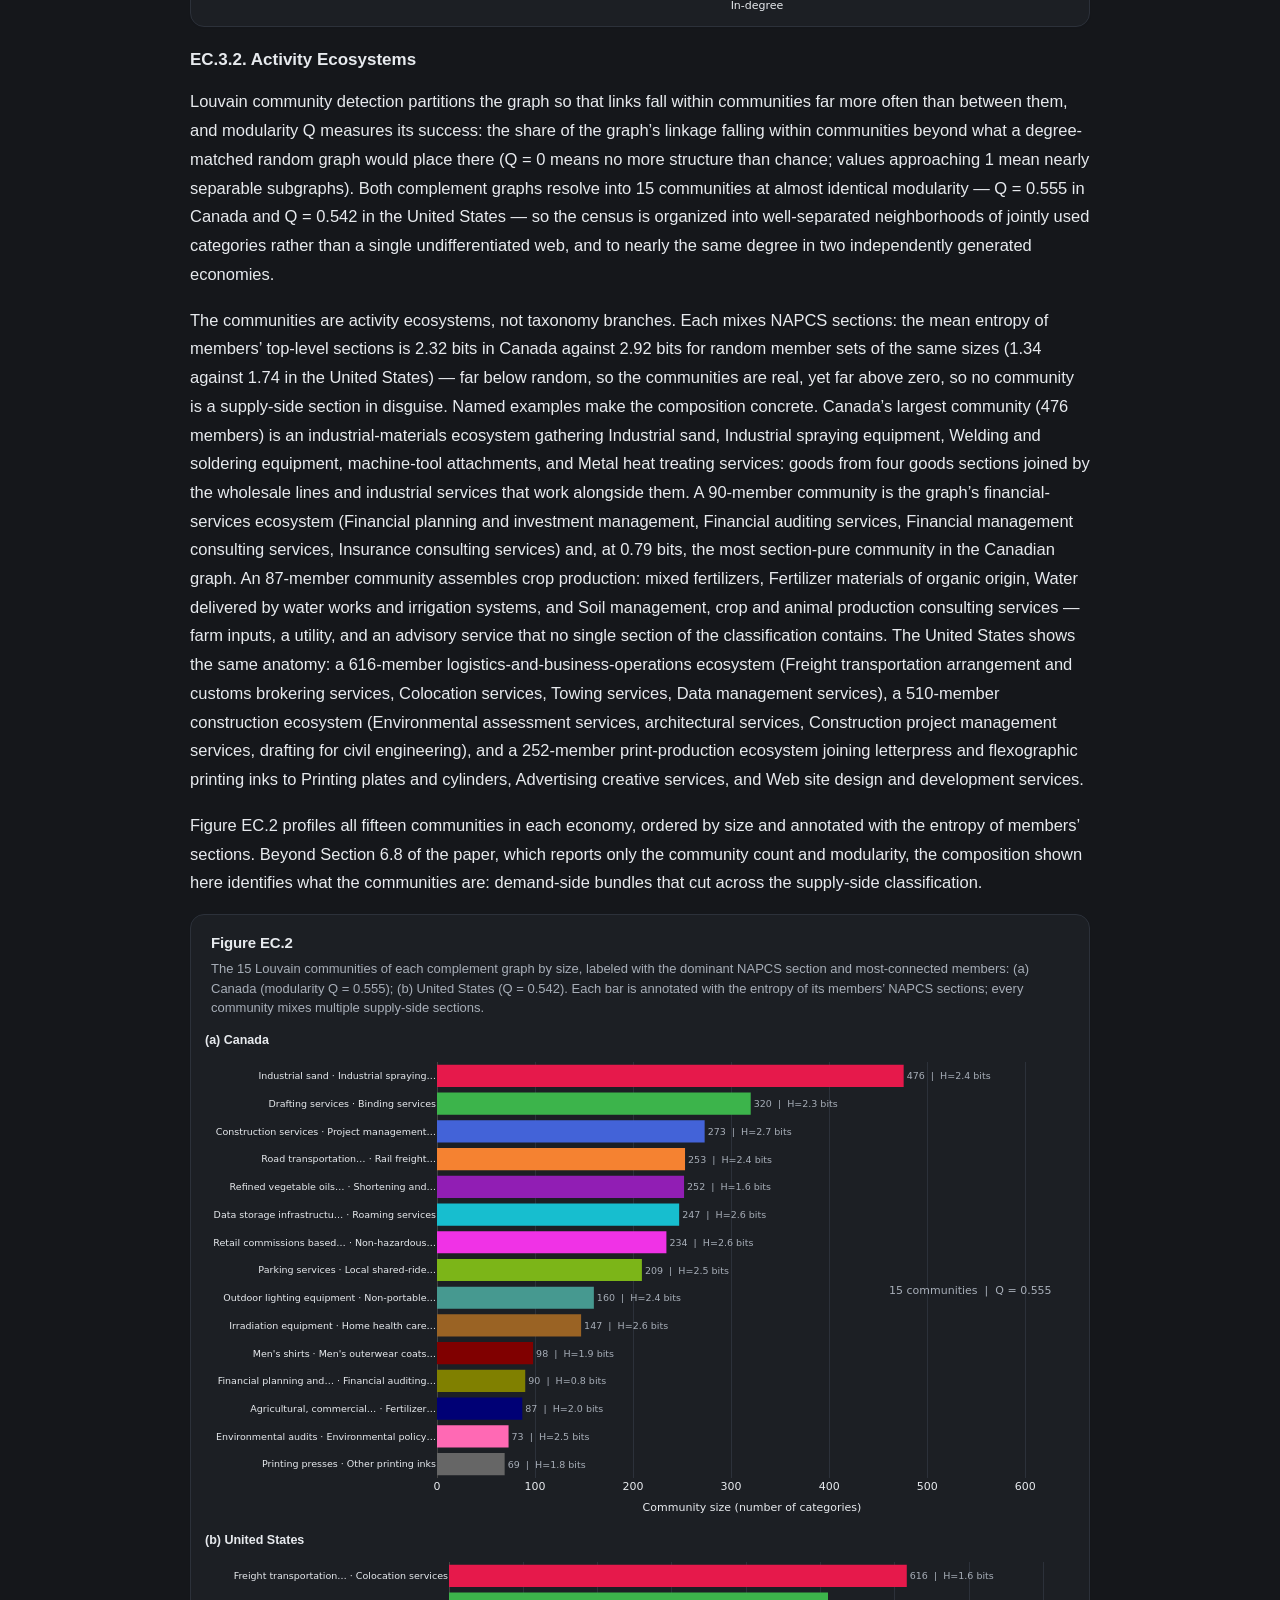
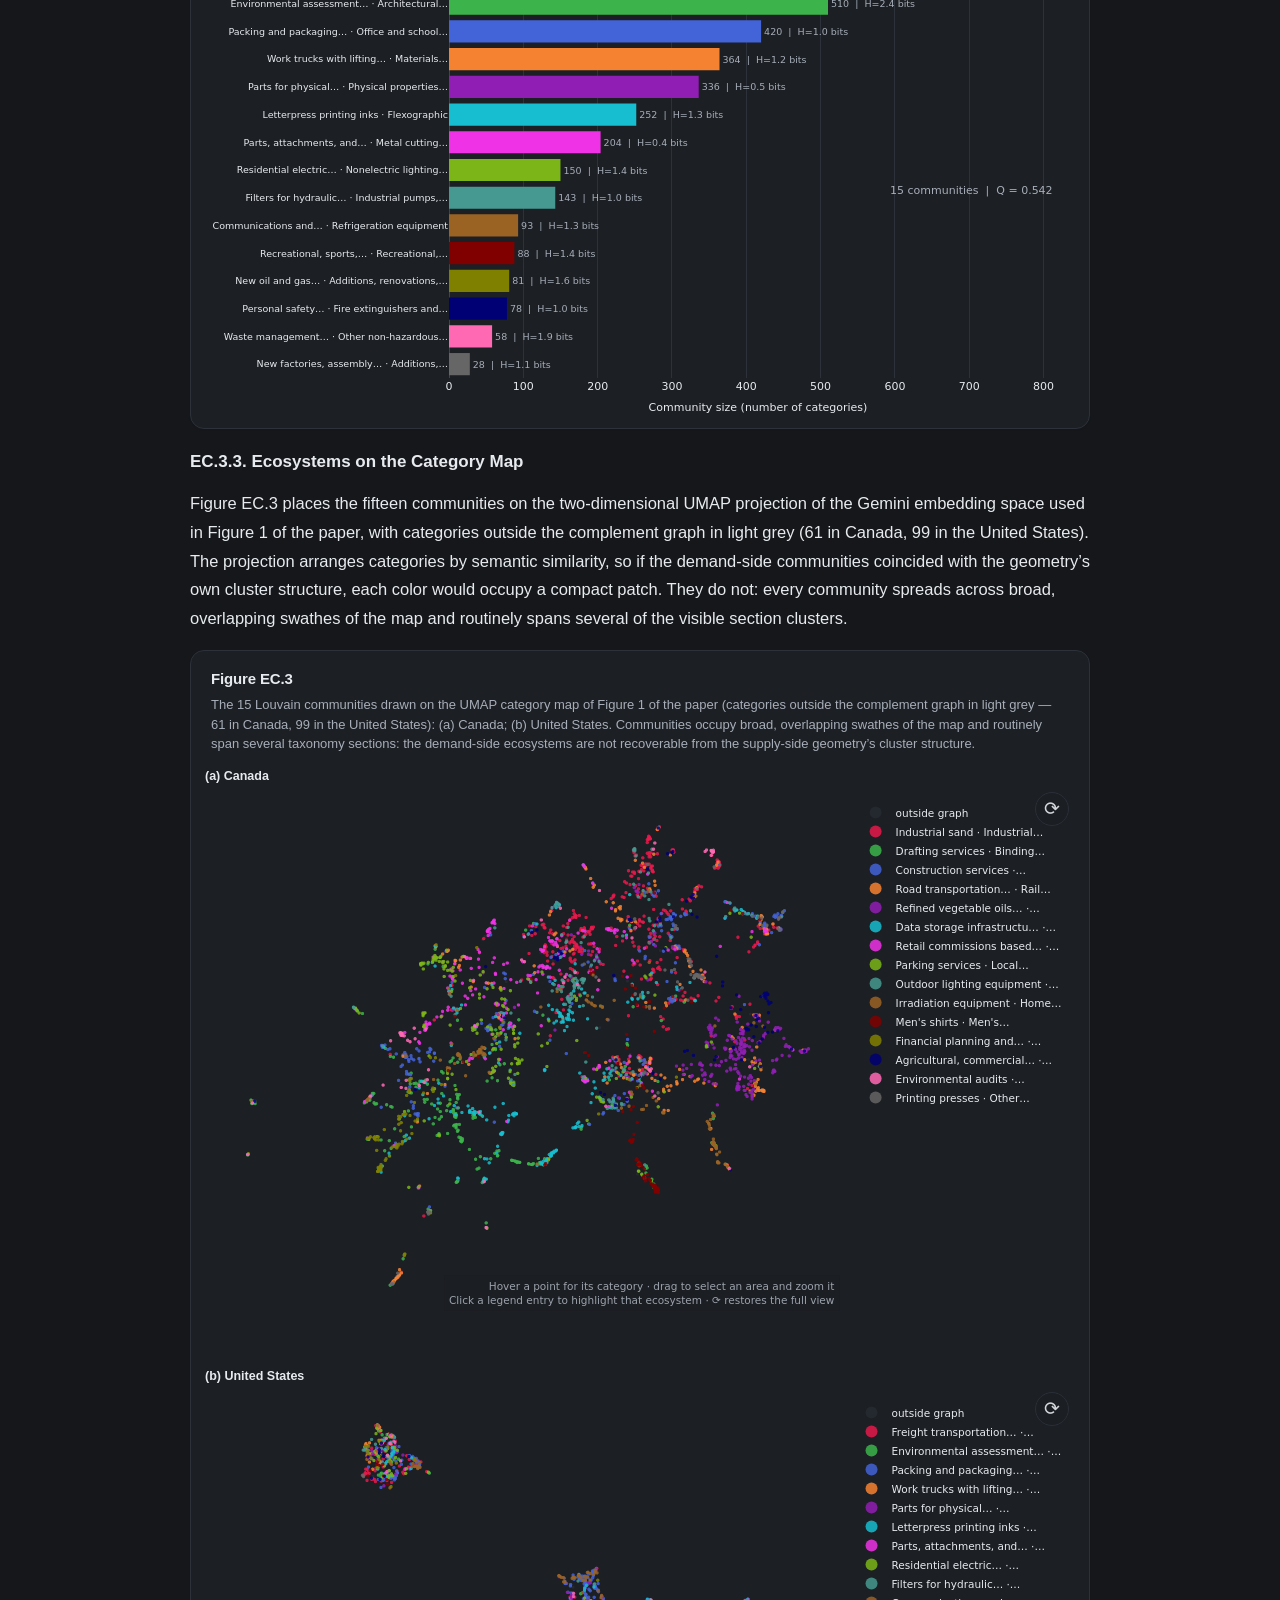
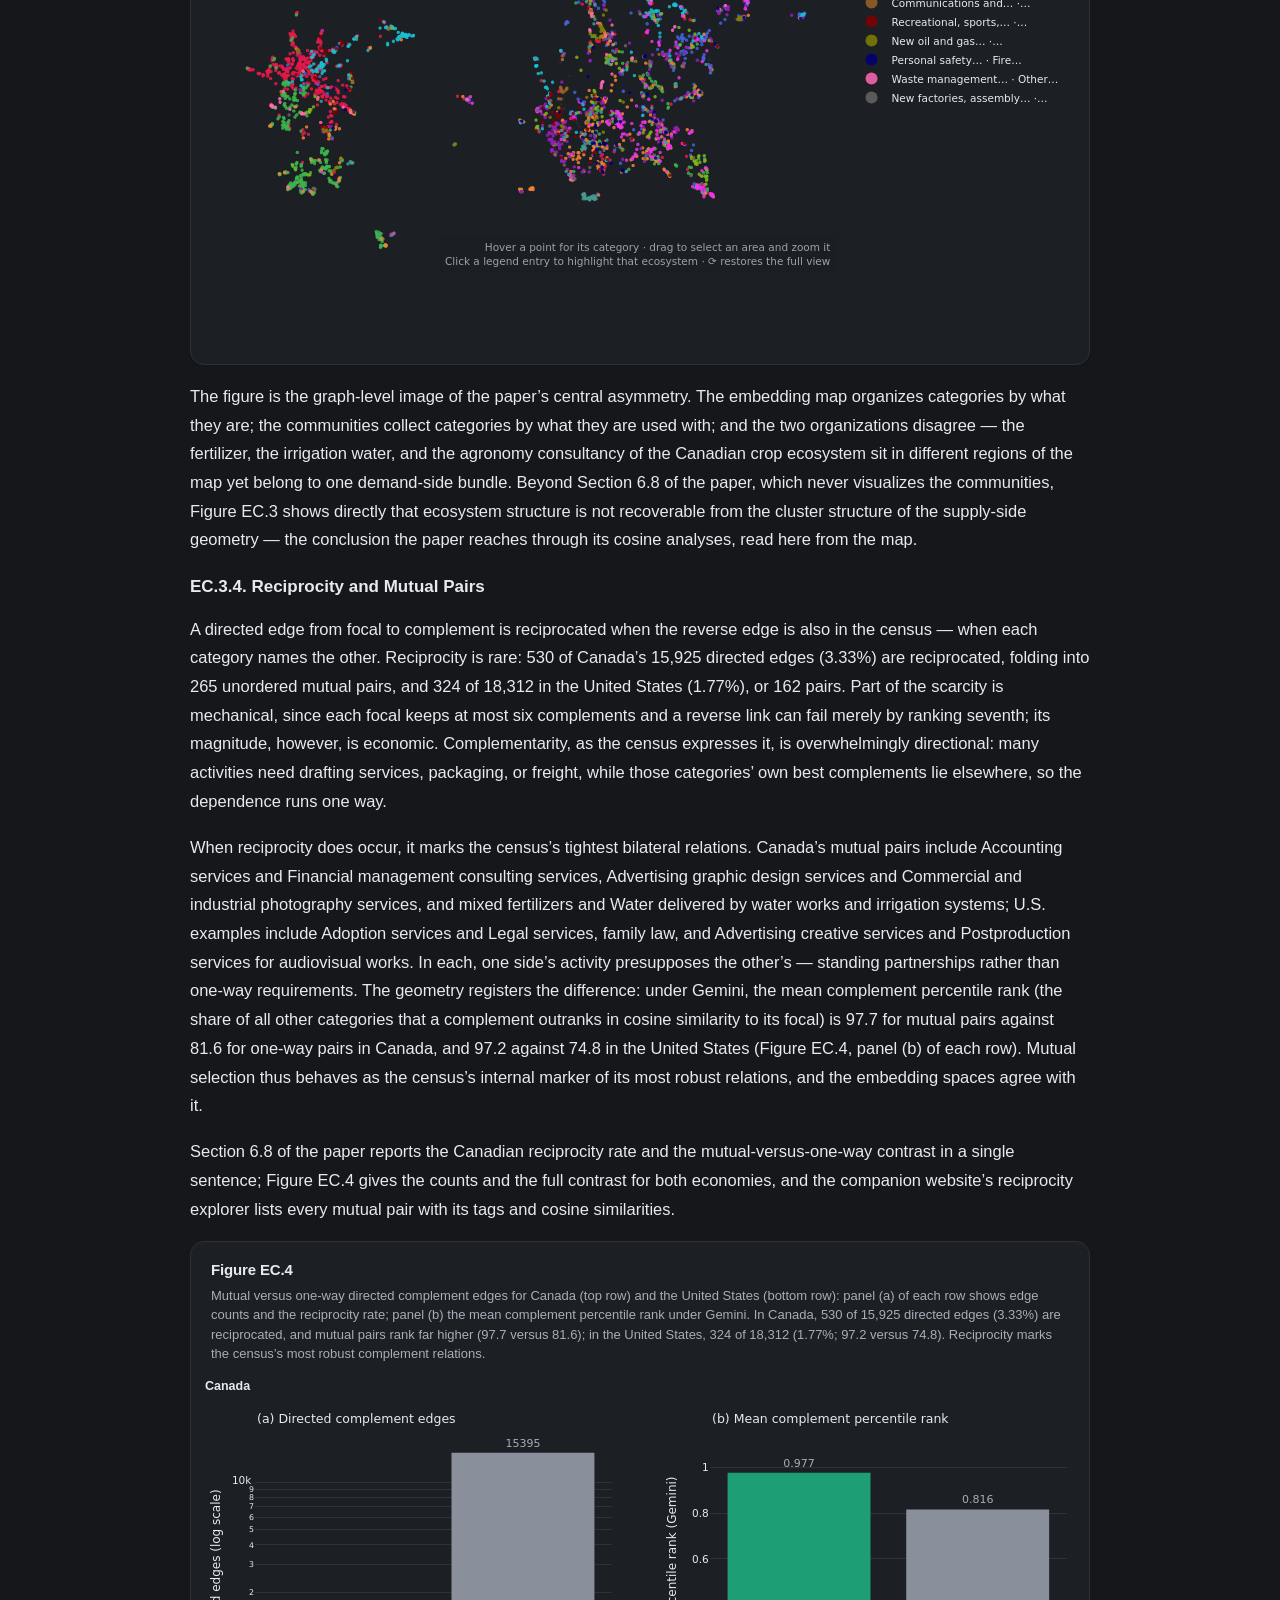
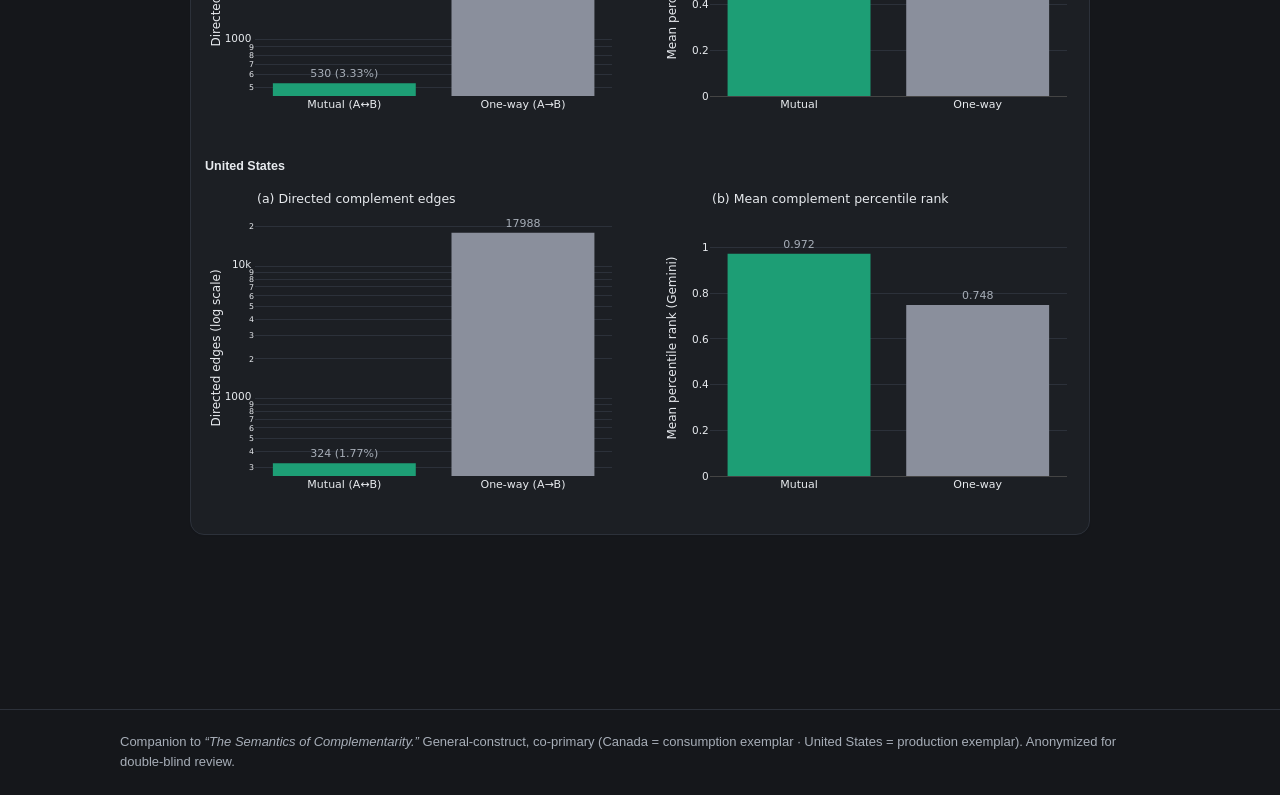
<file: e-companion.html>
<!doctype html><html lang="en"><head>
<meta charset="utf-8"><meta name="viewport" content="width=device-width,initial-scale=1">
<title>SoC</title>
<script>try{var s=JSON.parse(localStorage.getItem('cv2-state')||'{}');var t=s.theme||localStorage.getItem('site-theme')||'dark';document.documentElement.setAttribute('data-theme',t);document.documentElement.classList.toggle('light',t==='light');}catch(e){}</script>
<link rel="stylesheet" href="assets/app.css">
<link rel="stylesheet" href="assets/analytics.css">
<script src="assets/vendor/plotly-2.27.0.min.js"></script>
<style>.ax-section{scroll-margin-top:190px}</style>
</head><body data-controls="none">
<div id="hdr"></div>

<div class="ax-secnav"><div class="inner">
  <button data-t="ec1" class="on"><span class="ax-secnum">EC.1</span>Replication</button>
  <button data-t="ec2"><span class="ax-secnum">EC.2</span>Tag reliability</button>
  <button data-t="ec3"><span class="ax-secnum">EC.3</span>Graph structure</button>
</div></div>

<main><div class="wrap"><div class="ax">

  <span class="ax-eyebrow">e-Companion</span>
  <h1 class="ax-title">Electronic Companion</h1>
  <p class="ax-dek">This electronic companion (EC) develops in full the material that Sections 6.7 and 6.8 of the paper report in summary form. Section EC.1 presents the cross-generator replication of the complementarity census and traces how the anchored complement positions behave under the primary, replication, and consensus censuses (Table EC.1). Section EC.2 derives the reliability statistics for the auxiliary tags and explains why the product/service type tag supports analysis while the four complementarity-dimension tags do not (Table EC.2). Section EC.3 develops the structure of the complement graph itself: the hub categories that concentrate incoming complement links (Figure EC.1), the fifteen activity ecosystems into which each graph resolves (Figure EC.2), the position of those ecosystems on the embedding map (Figure EC.3), and the rare mutual pairs in which each category names the other (Figure EC.4).</p>
  <p class="muted" style="font-size:13px;margin-top:-6px">Every statistic quoted here is read from the canonical results files that also generate the tables in the paper, and the graph exhibits are built deterministically from the published census files (community detection seeded at 42), so each number and each figure can be reproduced from the companion materials. All electronic companion materials — data, code, interactive graphs, and full-resolution versions of every exhibit — are maintained in full on the anonymized companion website (https://semofcomp.github.io/soc-companion/).</p>

  <section class="ax-section on" id="ec1">
    <p class="ax-seceyebrow">Cross-generator replication · EC.1</p>
    <h2 class="ax-sechead">Cross-Generator Replication and Consensus Positions</h2>
    <div class="ax-prose">
      <p>The complement census is generated, so any single-generator result could in principle reflect that generator’s idiosyncrasies rather than properties of complementarity. The design therefore runs the entire census pipeline twice: once under the primary generator (GPT-4o) and once, independently and with no adjudication between the two, under a generator from a different model family (Gemini-2.5-Pro). The replication reuses the identical rubric, prompts, lexical resolution step, and mechanical validation rules, and nothing in either pass consults the embedding spaces in which the pairs are later scored. The primary census yields 15,925 focal–complement pairs across 2,896 Canadian focal categories and 18,312 pairs across 3,321 U.S. focal categories; the replication census yields 13,192 pairs (2,730 focals) and 13,241 pairs (2,689 focals), respectively.</p>
      <p>The consensus subset is the intersection of the two censuses: a directed focal–complement pair enters only if both generators independently selected it. This is a deliberately conservative construction — with each generator keeping at most six complements per focal, sampling variability alone guarantees imperfect overlap — and it retains 3,126 pairs across 1,591 Canadian focals and 2,338 pairs across 1,182 U.S. focals. Positions are measured on each representation’s own anchored scale, defined in Section 4.3 of the paper: 0 is the representation’s mean cosine similarity over 10,000 random category pairs, 100 is its mean over taxonomic substitutes, and a pair set’s position is the share of that random-to-substitute distance covered by its mean cosine. Brackets in Table EC.1 are 95% bootstrap confidence intervals clustered on the focal category (B = 2,000).</p>
    </div>
  <div class="ax-card" style="margin:16px 0"><div class="ax-cardhead"><p class="t">Table EC.1</p><p class="n">Normalized position of complements (0 = random-like, 100 = substitute-like) under the primary census (GPT-4o), the independent replication census (Gemini-2.5-Pro), and the consensus subset of pairs selected by both generators, per economy and representation; focal-cluster bootstrap 95% confidence intervals in brackets. Levels rise as the census sharpens; the ordering of the representations does not move.</p></div>
    <div class="ax-cardbody"><div style="display:flex;gap:20px;flex-wrap:wrap">
      <div style="flex:1 1 340px;min-width:300px"><div style="font-size:12.5px;font-weight:600;margin:0 0 4px">(a) Canada</div>
      <table class="data">
        <tr><th>Representation</th><th>Primary census</th><th>Replication census</th><th>Consensus</th></tr>
        <tr><td>Canada — pairs (focals)</td><td>15,925 (2,896)</td><td>13,192 (2,730)</td><td>3,126 (1,591)</td></tr>
        <tr><td>TF-IDF</td><td>15.6 [14.7, 16.5]</td><td>18.4 [17.3, 19.4]</td><td>24.6 [22.7, 26.8]</td></tr>
        <tr><td>Gemini</td><td>30.6 [29.9, 31.4]</td><td>37.2 [36.3, 38.1]</td><td>46.0 [44.6, 47.3]</td></tr>
        <tr><td>OpenAI</td><td>30.5 [29.8, 31.3]</td><td>37.4 [36.6, 38.3]</td><td>45.7 [44.3, 47.1]</td></tr>
        <tr><td>GloVe</td><td>46.5 [45.2, 47.8]</td><td>53.7 [52.4, 55.1]</td><td>66.7 [64.8, 68.9]</td></tr>
      </table>
</div>
      <div style="flex:1 1 340px;min-width:300px"><div style="font-size:12.5px;font-weight:600;margin:0 0 4px">(b) United States</div>
      <table class="data">
        <tr><th>Representation</th><th>Primary census</th><th>Replication census</th><th>Consensus</th></tr>
        <tr><td>United States — pairs (focals)</td><td>18,312 (3,321)</td><td>13,241 (2,689)</td><td>2,338 (1,182)</td></tr>
        <tr><td>TF-IDF</td><td>28.3 [26.8, 30.0]</td><td>36.2 [34.1, 38.4]</td><td>57.3 [52.6, 62.2]</td></tr>
        <tr><td>Gemini</td><td>41.3 [40.0, 42.8]</td><td>49.0 [47.2, 50.7]</td><td>76.5 [73.6, 79.1]</td></tr>
        <tr><td>OpenAI</td><td>40.9 [39.7, 42.2]</td><td>47.1 [45.5, 48.6]</td><td>74.3 [71.7, 77.0]</td></tr>
        <tr><td>GloVe</td><td>44.5 [42.8, 46.1]</td><td>49.6 [47.6, 51.3]</td><td>79.2 [76.1, 82.2]</td></tr>
      </table>
</div>
    </div></div></div>
    <div class="ax-prose">
      <p>Three regularities organize the table. First, the ordering of the four representations is invariant: in all six census–economy combinations, TF-IDF places complements lowest, the two contextual transformers sit close together in the middle, and GloVe, the co-occurrence model, sits highest. The cross-representation contrast the paper builds on — the co-occurrence model reading complements as markedly more similar than the transformers do — is therefore not an artifact of the generator that produced the pairs. Second, the two transformers remain statistically indistinguishable from each other in every census (for example, 37.2 against 37.4 in the Canadian replication census), so the contrast is carried by the co-occurrence mechanism itself rather than by any transformer-specific quirk.</p>
      <p>Third, levels rise as the census sharpens, in a pattern that is informative rather than troubling. Within each economy, every representation places the replication census somewhat higher than the primary census, and the consensus subset markedly higher than either (under Gemini: 30.6, 37.2, and 46.0 in Canada; 41.3, 49.0, and 76.5 in the United States). Pairs that two independent generators both select behave like a higher-precision complement set — the most prototypical joint-use relations — and every representation registers that added precision as added similarity. The shift is larger in the United States because the U.S. intersection is more selective, retaining 12.8% of primary pairs against 19.6% in Canada. What matters for the paper’s claims is what does not move: the ordering of the representations, the near-identity of the two transformers, and the Canadian gap between GloVe and the transformers (15.9 points in the primary census, 20.7 in the consensus subset; the United States shows the same ordering on a compressed scale) all survive the change of generator. The positions the paper interprets are properties of the representations, not of GPT-4o.</p>
      <p>Relative to Section 6.7 of the paper, which reports the primary and consensus positions, Table EC.1 adds the replication-census column and the interval estimates, so the stability described above can be verified representation by representation.</p>
    </div>
  </section>

  <section class="ax-section on" id="ec2">
    <p class="ax-seceyebrow">Auxiliary tags · EC.2</p>
    <h2 class="ax-sechead">Reliability of the Auxiliary Tags</h2>
    <div class="ax-prose">
      <p>In the census’s selection pass, the generator tags each chosen pair with a product/service type and with one or more of four complementarity dimensions (functional, sequential, occasion, and demand spillover). The tags are auxiliary — no headline result conditions on them — but their reliability is consequential: the type tag partitions the census for the product/service analyses of Section 6.6 of the paper, so it must be trustworthy, whereas the dimension tags serve only as descriptive annotation. Reliability is assessed where it can be observed: on the shared (consensus) pairs that both generators selected — 3,126 in Canada, 2,338 in the United States, 5,464 pooled — by comparing the two generators’ independent tags for the same pair.</p>
      <p>Raw agreement overstates reliability whenever a label is common, because two raters can agree by chance alone. Cohen’s κ corrects for this. With observed agreement po and chance agreement pe — the agreement expected if the two raters applied their own base rates independently — κ = (po − pe)/(1 − pe): the share of the room above chance that the raters actually earn. For the type tag, pooled across economies, the generators agree on 96.2% of shared pairs; because services are the majority class for both, independent tagging at the observed base rates would already agree 52.1% of the time, so κ = (96.2 − 52.1)/(100 − 52.1) = 0.92 — almost perfect by conventional benchmarks. Per economy, agreement is 95.6% in Canada (κ = 0.91) and 96.9% in the United States (κ = 0.93). The type tag is, in short, as reliable as the two-generator design can certify, and the product/service partition it induces can bear analytic weight.</p>
    </div>
  <div class="ax-card" style="margin:16px 0"><div class="ax-cardhead"><p class="t">Table EC.2</p><p class="n">Cross-generator reliability of the auxiliary tags on the shared (consensus) pairs — 3,126 in Canada and 2,338 in the United States. Agreement and Cohen’s κ per economy; prevalence = share of the 5,464 pooled shared pairs carrying the label, per generator. The type tag is near-perfectly reliable; the dimension tags are not, for reasons the prevalence columns explain.</p></div>
    <div class="ax-cardbody"><div style="display:flex;gap:20px;flex-wrap:wrap">
      <div style="flex:1 1 340px;min-width:300px"><div style="font-size:12.5px;font-weight:600;margin:0 0 4px">Both economies, shared (consensus) pairs</div>
      <table class="data">
        <tr><th>Tag</th><th>CA agreement</th><th>CA κ</th><th>US agreement</th><th>US κ</th><th>Prev. GPT-4o</th><th>Prev. Gemini</th></tr>
        <tr><td>Type (product/service)</td><td>95.6%</td><td>0.91</td><td>96.9%</td><td>0.93</td><td>—</td><td>—</td></tr>
        <tr><td>Functional</td><td>77.6%</td><td>0.24</td><td>81.6%</td><td>0.21</td><td>87.7%</td><td>80.6%</td></tr>
        <tr><td>Sequential</td><td>68.9%</td><td>0.27</td><td>55.9%</td><td>0.05</td><td>25.2%</td><td>38.3%</td></tr>
        <tr><td>Occasion</td><td>62.7%</td><td>0.21</td><td>56.2%</td><td>0.15</td><td>65.3%</td><td>53.0%</td></tr>
        <tr><td>Demand spillover</td><td>59.7%</td><td>0.18</td><td>46.7%</td><td>0.10</td><td>17.9%</td><td>54.7%</td></tr>
      </table>
</div>
    </div></div></div>
    <div class="ax-prose">
      <p>The four dimension tags do not clear the same bar: κ ranges from 0.05 to 0.27 despite raw agreement of 46.7–81.6%. The prevalence columns of Table EC.2 locate the cause. The two generators apply the dimension labels at very different base rates: on the pooled shared pairs, GPT-4o tags demand spillover on 17.9% of pairs while Gemini tags it on 54.7%, and sequential splits 25.2% against 38.3%. Divergent base rates cap κ mechanically — observed agreement cannot exceed the overlap of the two marginal distributions — so with the demand-spillover marginals above, κ could not exceed 0.31 even if the generators agreed on every pair their base rates jointly allow. Functional shows the complementary failure mode: both generators apply it to most pairs (87.7% and 80.6%), so chance agreement is already 73.1%, and the observed 79.3% earns a κ of only 0.23 despite being the highest raw agreement among the dimensions.</p>
      <p>These are threshold disagreements, not noise. The generators largely concur on which pairs are complements — that is what the consensus subset conditions on — and on what the paired offerings are, as the near-perfect type tag shows; they disagree on which facet of joint use to foreground when several apply, and the dimensions are non-exclusive by design, so nothing forces the two generators toward a common tagging rate. A pair one generator reads as functional joint use, the other may record as a demand spillover arising from the same relation.</p>
      <p>The inferential division of labor follows directly. The type tag is load-bearing: it partitions the census reliably and underpins the product/service contrasts of Section 6.6 of the paper. The dimension tags are descriptive only, and no result in the paper or in this companion conditions on them. Beyond the pooled summary in Section 6.7 of the paper, Table EC.2 reports the per-economy agreement rates and κ values together with the per-generator prevalences that explain them.</p>
    </div>
  </section>

  <section class="ax-section on" id="ec3">
    <p class="ax-seceyebrow">The complement graph · EC.3</p>
    <h2 class="ax-sechead">The Structure of the Complement Graph</h2>
    <div class="ax-prose">
      <p>The census induces a directed graph. Nodes are the detailed categories that enter at least one census pair — 2,988 of 3,049 in Canada and 3,421 of 3,520 in the United States — and each census link contributes a directed edge from focal to complement: 15,925 edges in Canada and 18,312 in the United States (densities 0.0018 and 0.0016). The build is deterministic. Hub statistics read the directed graph directly; community detection runs weighted Louvain (python-louvain, seed 42, nodes visited in sorted order) on the undirected projection, with an edge weighted 2 when the link is mutual and 1 otherwise, so the partition reported here is exactly reproducible. Section 6.8 of the paper uses this graph for a single purpose — to show that its structure does not inflate the paper’s results — and defers the structure itself to the companion. The four sections below develop it: where incoming links concentrate (Figure EC.1), how the graph decomposes into communities (Figure EC.2), where those communities sit on the embedding map (Figure EC.3), and what the rare mutual links mark (Figure EC.4).</p>
    </div>
    <h3 style="margin:22px 0 6px">EC.3.1. Hub Complements</h3>
    <div class="ax-prose">
      <p>A category’s in-degree is the number of focal categories whose census list names it as a complement. Incoming links are highly concentrated. The Canadian census spreads its 15,925 links over only 1,715 distinct complement categories — 9.3 incoming links each, on average — but the top category, Drafting services, is named by 414 focals (2.6% of all pairs), followed by Binding services (238), Construction services (175), Parking services (172), and Project management services (154); the five most-named categories absorb 7.2% of all census links. The United States repeats the pattern (18,312 links over 1,709 distinct complements, 10.7 each on average): Wholesale sales of packing and packaging materials and supplies leads with 459 incoming links, ahead of Industrial design services (257), Freight transportation arrangement and customs brokering services (212), Colocation services (168), and Environmental assessment services (151), the top five absorbing 6.8% of links. Figure EC.1 shows the 25 most-named categories in each economy, colored by NAPCS section.</p>
      <p>The hub list reads as a roster of widely required inputs and enabling services. What many different activities need is not one another’s outputs but the same cross-cutting infrastructure: design and documentation (drafting, industrial design), packaging and freight, construction and project management, parking and colocation. These are the categories whose demand is derived from the broadest range of activities — the census’s picture of general-purpose complements. Nor are the hubs exclusively services: goods categories such as Industrial sand (125 incoming links in Canada) reach the top ranks, and both economies draw hubs from goods sections as well as service sections. For the paper’s measurement question the hubs matter chiefly as a threat — had these recurrent categories also sat unusually close to everything in embedding space, they could have manufactured the aggregate signal — and Section 6.8 shows the opposite: pairs involving top-decile hubs score lower than other pairs in every representation (mean percentile rank 0.779 against 0.866 under Gemini in Canada). What Figure EC.1 adds beyond Section 6.8 is the identity and composition of the hubs themselves, which the paper reports only as summary statistics.</p>
    </div>
  <div class="ax-card" style="margin:16px 0"><div class="ax-cardhead"><p class="t">Figure EC.1</p><p class="n">The 25 categories most often named as a complement (in-degree in the directed complement graph), colored by NAPCS section: (a) Canada; (b) United States. Drafting services (414 incoming links) and Binding services (238) lead in Canada; Wholesale sales of packing and packaging materials and supplies (459) leads in the United States. Generic enabling services and packaging or logistics inputs dominate, and hubs are drawn from goods sections as well as services.</p></div>
    <div class="ax-cardbody">
      <div style="font-size:12.5px;font-weight:600;margin:0 0 4px">(a) Canada</div>
      <div class="ax-plot" id="p-hubs-CA" style="width:100%;height:560px;position:relative"></div>
      <div style="font-size:12.5px;font-weight:600;margin:16px 0 4px">(b) United States</div>
      <div class="ax-plot" id="p-hubs-US" style="width:100%;height:560px;position:relative"></div>
    </div></div>
    <h3 style="margin:22px 0 6px">EC.3.2. Activity Ecosystems</h3>
    <div class="ax-prose">
      <p>Louvain community detection partitions the graph so that links fall within communities far more often than between them, and modularity Q measures its success: the share of the graph’s linkage falling within communities beyond what a degree-matched random graph would place there (Q = 0 means no more structure than chance; values approaching 1 mean nearly separable subgraphs). Both complement graphs resolve into 15 communities at almost identical modularity — Q = 0.555 in Canada and Q = 0.542 in the United States — so the census is organized into well-separated neighborhoods of jointly used categories rather than a single undifferentiated web, and to nearly the same degree in two independently generated economies.</p>
      <p>The communities are activity ecosystems, not taxonomy branches. Each mixes NAPCS sections: the mean entropy of members’ top-level sections is 2.32 bits in Canada against 2.92 bits for random member sets of the same sizes (1.34 against 1.74 in the United States) — far below random, so the communities are real, yet far above zero, so no community is a supply-side section in disguise. Named examples make the composition concrete. Canada’s largest community (476 members) is an industrial-materials ecosystem gathering Industrial sand, Industrial spraying equipment, Welding and soldering equipment, machine-tool attachments, and Metal heat treating services: goods from four goods sections joined by the wholesale lines and industrial services that work alongside them. A 90-member community is the graph’s financial-services ecosystem (Financial planning and investment management, Financial auditing services, Financial management consulting services, Insurance consulting services) and, at 0.79 bits, the most section-pure community in the Canadian graph. An 87-member community assembles crop production: mixed fertilizers, Fertilizer materials of organic origin, Water delivered by water works and irrigation systems, and Soil management, crop and animal production consulting services — farm inputs, a utility, and an advisory service that no single section of the classification contains. The United States shows the same anatomy: a 616-member logistics-and-business-operations ecosystem (Freight transportation arrangement and customs brokering services, Colocation services, Towing services, Data management services), a 510-member construction ecosystem (Environmental assessment services, architectural services, Construction project management services, drafting for civil engineering), and a 252-member print-production ecosystem joining letterpress and flexographic printing inks to Printing plates and cylinders, Advertising creative services, and Web site design and development services.</p>
      <p>Figure EC.2 profiles all fifteen communities in each economy, ordered by size and annotated with the entropy of members’ sections. Beyond Section 6.8 of the paper, which reports only the community count and modularity, the composition shown here identifies what the communities are: demand-side bundles that cut across the supply-side classification.</p>
    </div>
  <div class="ax-card" style="margin:16px 0"><div class="ax-cardhead"><p class="t">Figure EC.2</p><p class="n">The 15 Louvain communities of each complement graph by size, labeled with the dominant NAPCS section and most-connected members: (a) Canada (modularity Q = 0.555); (b) United States (Q = 0.542). Each bar is annotated with the entropy of its members’ NAPCS sections; every community mixes multiple supply-side sections.</p></div>
    <div class="ax-cardbody">
      <div style="font-size:12.5px;font-weight:600;margin:0 0 4px">(a) Canada</div>
      <div class="ax-plot" id="p-comm-CA" style="width:100%;height:460px"></div>
      <div style="font-size:12.5px;font-weight:600;margin:16px 0 4px">(b) United States</div>
      <div class="ax-plot" id="p-comm-US" style="width:100%;height:460px"></div>
    </div></div>
    <h3 style="margin:22px 0 6px">EC.3.3. Ecosystems on the Category Map</h3>
    <div class="ax-prose">
      <p>Figure EC.3 places the fifteen communities on the two-dimensional UMAP projection of the Gemini embedding space used in Figure 1 of the paper, with categories outside the complement graph in light grey (61 in Canada, 99 in the United States). The projection arranges categories by semantic similarity, so if the demand-side communities coincided with the geometry’s own cluster structure, each color would occupy a compact patch. They do not: every community spreads across broad, overlapping swathes of the map and routinely spans several of the visible section clusters.</p>
    </div>
  <div class="ax-card" style="margin:16px 0"><div class="ax-cardhead"><p class="t">Figure EC.3</p><p class="n">The 15 Louvain communities drawn on the UMAP category map of Figure 1 of the paper (categories outside the complement graph in light grey — 61 in Canada, 99 in the United States): (a) Canada; (b) United States. Communities occupy broad, overlapping swathes of the map and routinely span several taxonomy sections: the demand-side ecosystems are not recoverable from the supply-side geometry’s cluster structure.</p></div>
    <div class="ax-cardbody">
      <div style="font-size:12.5px;font-weight:600;margin:0 0 4px">(a) Canada</div>
      <div class="ax-plot" id="p-map-CA" style="width:100%;height:560px;position:relative"></div>
      <div style="font-size:12.5px;font-weight:600;margin:16px 0 4px">(b) United States</div>
      <div class="ax-plot" id="p-map-US" style="width:100%;height:560px;position:relative"></div>
    </div></div>
    <div class="ax-prose">
      <p>The figure is the graph-level image of the paper’s central asymmetry. The embedding map organizes categories by what they are; the communities collect categories by what they are used with; and the two organizations disagree — the fertilizer, the irrigation water, and the agronomy consultancy of the Canadian crop ecosystem sit in different regions of the map yet belong to one demand-side bundle. Beyond Section 6.8 of the paper, which never visualizes the communities, Figure EC.3 shows directly that ecosystem structure is not recoverable from the cluster structure of the supply-side geometry — the conclusion the paper reaches through its cosine analyses, read here from the map.</p>
    </div>
    <h3 style="margin:22px 0 6px">EC.3.4. Reciprocity and Mutual Pairs</h3>
    <div class="ax-prose">
      <p>A directed edge from focal to complement is reciprocated when the reverse edge is also in the census — when each category names the other. Reciprocity is rare: 530 of Canada’s 15,925 directed edges (3.33%) are reciprocated, folding into 265 unordered mutual pairs, and 324 of 18,312 in the United States (1.77%), or 162 pairs. Part of the scarcity is mechanical, since each focal keeps at most six complements and a reverse link can fail merely by ranking seventh; its magnitude, however, is economic. Complementarity, as the census expresses it, is overwhelmingly directional: many activities need drafting services, packaging, or freight, while those categories’ own best complements lie elsewhere, so the dependence runs one way.</p>
      <p>When reciprocity does occur, it marks the census’s tightest bilateral relations. Canada’s mutual pairs include Accounting services and Financial management consulting services, Advertising graphic design services and Commercial and industrial photography services, and mixed fertilizers and Water delivered by water works and irrigation systems; U.S. examples include Adoption services and Legal services, family law, and Advertising creative services and Postproduction services for audiovisual works. In each, one side’s activity presupposes the other’s — standing partnerships rather than one-way requirements. The geometry registers the difference: under Gemini, the mean complement percentile rank (the share of all other categories that a complement outranks in cosine similarity to its focal) is 97.7 for mutual pairs against 81.6 for one-way pairs in Canada, and 97.2 against 74.8 in the United States (Figure EC.4, panel (b) of each row). Mutual selection thus behaves as the census’s internal marker of its most robust relations, and the embedding spaces agree with it.</p>
      <p>Section 6.8 of the paper reports the Canadian reciprocity rate and the mutual-versus-one-way contrast in a single sentence; Figure EC.4 gives the counts and the full contrast for both economies, and the companion website’s reciprocity explorer lists every mutual pair with its tags and cosine similarities.</p>
    </div>
  <div class="ax-card" style="margin:16px 0"><div class="ax-cardhead"><p class="t">Figure EC.4</p><p class="n">Mutual versus one-way directed complement edges for Canada (top row) and the United States (bottom row): panel (a) of each row shows edge counts and the reciprocity rate; panel (b) the mean complement percentile rank under Gemini. In Canada, 530 of 15,925 directed edges (3.33%) are reciprocated, and mutual pairs rank far higher (97.7 versus 81.6); in the United States, 324 of 18,312 (1.77%; 97.2 versus 74.8). Reciprocity marks the census’s most robust complement relations.</p></div>
    <div class="ax-cardbody">
      <div style="font-size:12.5px;font-weight:600;margin:0 0 4px">Canada</div>
      <div class="ax-plot" id="p-recip-CA" style="width:100%;height:340px"></div>
      <div style="font-size:12.5px;font-weight:600;margin:16px 0 4px">United States</div>
      <div class="ax-plot" id="p-recip-US" style="width:100%;height:340px"></div>
    </div></div>
  </section>

</div></div></main>
<div id="ftr"></div>
<script src="assets/app.js"></script>
<script>
/* ECX: theme-reactive Plotly renderings of the four EC exhibits.
   Data: data/graph_{CA,US}.json, data/meta_{CA,US}.json, data/RESULTS_CANONICAL.json,
   data/umap2_{CA,US}.npy (rows align with meta key order). */
var ECX=(function(){
var C20=["#E6194B","#3CB44B","#4363D8","#F58231","#911EB4","#17BECF","#F032E6","#7CB518","#469990","#9A6324","#800000","#808000","#000075","#FF69B4","#666666","#E69F00","#56B4E9","#009E73","#D55E00","#CC79A7"];
var STRIP=["Manufacturing of ","Wholesale sales of ","Retail sales of ","Rental of ","Maintenance and repair services for ","Construction services for ","Manufacturing services of "];
function cssv(n,fb){var v=getComputedStyle(document.documentElement).getPropertyValue(n).trim();return v||fb;}
function T(){return {fg:cssv('--fg','#e8e9ee'),fg2:cssv('--fg2','#9aa0ad'),border:cssv('--border','#33363f'),grid:cssv('--border','#33363f')};}
function shorten(s,n){if(s.length<=n)return s;var c=s.slice(0,n-1);var k=c.lastIndexOf(' ');return (k>n*0.55?c.slice(0,k):c)+'…';}
function commLabel(c,meta){
  var titles=(c.members||[]).map(function(m){return (meta[m]||{}).title||'';}).filter(Boolean).sort(function(a,b){return b.length-a.length;});
  var m=/e\.g\.\s*(.+)$/.exec(c.theme||''); var exs=[];
  if(m){var raw=m[1].trim();
    while(raw && exs.length<2){
      var hit=null;
      for(var i=0;i<titles.length;i++){if(raw.indexOf(titles[i].slice(0,30))===0){hit=titles[i];break;}}
      if(hit===null){var frag=raw.split(',')[0].trim();exs.push(frag);raw=raw.slice(frag.length).replace(/^[,\s]+/,'');}
      else{exs.push(hit);raw=raw.slice(hit.slice(0,30).length).replace(/^[,\s]+/,'');}
    }}
  var out=exs.slice(0,2).map(function(t){
    for(var i=0;i<STRIP.length;i++){if(t.indexOf(STRIP[i])===0){t=t.slice(STRIP[i].length);t=t.charAt(0).toUpperCase()+t.slice(1);break;}}
    return shorten(t,26);});
  return out.length?shorten(out.join(' · '),55):shorten(c.theme||'',55);
}
function parseNpy(buf){var dv=new DataView(buf);var hl=dv.getUint16(8,true);var hdr=new TextDecoder().decode(new Uint8Array(buf,10,hl));var m=/\(\s*(\d+)\s*,\s*(\d+)\s*\)/.exec(hdr);var off=10+hl;return {rows:+m[1],cols:+m[2],data:new Float32Array(buf,off)};}
var D={};
function fetchAll(){
  if(D.ready)return D.ready;
  var ec=['CA','US'];
  D.ready=Promise.all([
    Promise.all(ec.map(function(e){return fetch('data/graph_'+e+'.json').then(function(r){return r.json();});})),
    Promise.all(ec.map(function(e){return fetch('data/meta_'+e+'.json').then(function(r){return r.json();});})),
    fetch('data/RESULTS_CANONICAL.json').then(function(r){return r.json();}),
    Promise.all(ec.map(function(e){return fetch('data/umap2_'+e+'.npy').then(function(r){return r.arrayBuffer();}).then(parseNpy);}))
  ]).then(function(a){D.graph={CA:a[0][0],US:a[0][1]};D.meta={CA:a[1][0],US:a[1][1]};D.RC=a[2];D.um={CA:a[3][0],US:a[3][1]};});
  return D.ready;
}
function baseLayout(t,extra){
  var L={paper_bgcolor:'rgba(0,0,0,0)',plot_bgcolor:'rgba(0,0,0,0)',
    font:{family:'system-ui,-apple-system,Segoe UI,Roboto,sans-serif',size:11,color:t.fg},
    margin:{l:8,r:8,t:8,b:36},showlegend:false,
    xaxis:{gridcolor:t.grid,zeroline:false,linecolor:t.grid,tickcolor:t.grid},
    yaxis:{gridcolor:'rgba(0,0,0,0)',zeroline:false,automargin:true}};
  for(var k in (extra||{})){L[k]=extra[k];}
  return L;
}
var CFG={displayModeBar:false,responsive:true};
function rankColors(g){var comm=g.communities.slice().sort(function(a,b){return b.size-a.size;});var cc={};comm.forEach(function(c,i){cc[c.id]=C20[i%20];});return {comm:comm,cc:cc};}
function hlApply(gd,sel){var t=T(),grey=t.border,n=gd._orig.length;
  for(var i=0;i<n;i++){
    if((gd._skip||[]).indexOf(i)>=0)continue;
    var on=(sel===null||sel===i);
    var up={'marker.color':[on?gd._orig[i]:grey]};
    if(gd._op)up['marker.opacity']=[on?gd._op[i]:0.16];
    Plotly.restyle(gd,up,[i]);
  }}
function hlReset(gd){gd._sel=null;hlApply(gd,null);}
var HLGDS=[];
document.addEventListener('click',function(ev){
  HLGDS.forEach(function(gd){if(gd._sel!=null && !gd.contains(ev.target))hlReset(gd);});});
function hlBtn(gd){
  var b=gd._btn;
  if(!b){b=document.createElement('button');gd._btn=b;
    b.innerHTML='&#10227;';b.title='Reset view and highlight';
    b.style.cssText='position:absolute;z-index:5;width:34px;height:34px;line-height:1;padding:0;'+
      'border-radius:50%;border:1px solid var(--border);background:var(--bg2);color:var(--fg);'+
      'cursor:pointer;font-size:19px;opacity:0.9';
    b.addEventListener('click',function(ev){ev.stopPropagation();hlReset(gd);
      if(gd._viewReset)Plotly.relayout(gd,gd._viewReset);});
    gd.appendChild(b);}
  var lg=gd.querySelector('g.legend'),gr=gd.getBoundingClientRect();
  if(lg){var lr=lg.getBoundingClientRect();
    b.style.left=Math.min(gr.width-40,(lr.right-gr.left)-30)+'px';
    b.style.top=Math.max(2,(lr.top-gr.top)-38)+'px';}
  else{b.style.left=(gr.width-42)+'px';b.style.top='4px';}
}
function hlBind(gd){
  if(HLGDS.indexOf(gd)<0)HLGDS.push(gd);
  setTimeout(function(){hlBtn(gd);},60);
  if(gd._hlB)return;gd._hlB=true;
  gd.on('plotly_legendclick',function(ev){var i=ev.curveNumber;
    var next=(gd._sel===i)?null:i;gd._sel=next;hlApply(gd,next);return false;});
  gd.on('plotly_legenddoubleclick',function(){hlReset(gd);return false;});
  window.addEventListener('resize',function(){setTimeout(function(){hlBtn(gd);},120);});}
function hubs(e){
  var t=T(),g=D.graph[e],meta=D.meta[e],r=rankColors(g),hb=g.hubs.slice(0,25);
  var ys=hb.map(function(h){return shorten(h.title,44);});
  var mx=Math.max.apply(null,hb.map(function(h){return h.in_degree;}));
  var by={};hb.forEach(function(h,i){var cid=g.node_community[h.code];(by[cid]=by[cid]||[]).push(i);});
  var order=Object.keys(by).sort(function(p,q){return by[p][0]-by[q][0];});
  var traces=order.map(function(cid){
    var idxs=by[cid];
    var c=null;r.comm.forEach(function(cc){if(String(cc.id)===String(cid))c=cc;});
    return {type:'bar',orientation:'h',
      x:idxs.map(function(i){return hb[i].in_degree;}),
      y:idxs.map(function(i){return ys[i];}),
      name:c?shorten(commLabel(c,meta),34):'\u2014',
      marker:{color:r.cc[cid]||'#999'},
      text:idxs.map(function(i){return hb[i].in_degree;}),textposition:'outside',
      textfont:{size:10,color:t.fg2},cliponaxis:false,
      hovertemplate:'%{y}<br>in-degree %{x}<extra></extra>'};});
  Plotly.react('p-hubs-'+e,traces,baseLayout(t,{height:560,showlegend:true,barmode:'overlay',
    legend:{x:0.98,xanchor:'right',y:0.02,yanchor:'bottom',font:{size:11,color:t.fg},
      bgcolor:'rgba(0,0,0,0)',title:{text:'Ecosystem of the hub (colors as in EC.2\u2013EC.3)',font:{size:11.5,color:t.fg2}}},
    yaxis:{autorange:'reversed',automargin:true,tickfont:{size:10},gridcolor:'rgba(0,0,0,0)',categoryorder:'array',categoryarray:ys},
    xaxis:{title:{text:'In-degree',font:{size:11}},gridcolor:t.grid,zeroline:false,range:[0,mx*1.14]}}),CFG);
  var gd=document.getElementById('p-hubs-'+e);
  gd._orig=traces.map(function(tr){return tr.marker.color;});gd._op=null;gd._skip=[];gd._sel=null;
  gd._viewReset={'xaxis.range':[0,mx*1.14],'yaxis.autorange':'reversed'};hlBind(gd);
}
function comm(e){
  var t=T(),g=D.graph[e],meta=D.meta[e],r=rankColors(g);
  var cs=r.comm;
  Plotly.react('p-comm-'+e,[{type:'bar',orientation:'h',
    x:cs.map(function(c){return c.size;}),
    y:cs.map(function(c){return shorten(commLabel(c,meta),46);}),
    marker:{color:cs.map(function(c){return r.cc[c.id];})},
    text:cs.map(function(c){var h=c.section_entropy_bits;return c.size+(h!=null?'  |  H='+h.toFixed(1)+' bits':'');}),
    textposition:'outside',textfont:{size:9.5,color:t.fg2},cliponaxis:false,
    hovertemplate:'%{y}<br>%{x} categories<extra></extra>'}],
    baseLayout(t,{height:460,yaxis:{autorange:'reversed',automargin:true,tickfont:{size:9.5},gridcolor:'rgba(0,0,0,0)'},
      xaxis:{title:{text:'Community size (number of categories)',font:{size:11}},gridcolor:t.grid,range:[0,Math.max.apply(null,cs.map(function(c){return c.size;}))*1.35]},
      annotations:[{xref:'paper',yref:'paper',x:0.98,y:0.45,xanchor:'right',showarrow:false,
        text:g.n_communities+' communities  |  Q = '+g.modularity.toFixed(3),font:{size:11,color:t.fg2}}]}),CFG);
}
function map(e){
  var t=T(),g=D.graph[e],meta=D.meta[e],um=D.um[e],r=rankColors(g);
  var codes=Object.keys(meta),idx={};codes.forEach(function(c,i){idx[c]=i;});
  var nc=g.node_community;
  var gx=[],gy=[];
  codes.forEach(function(c,i){if(!(c in nc)){gx.push(um.data[2*i]);gy.push(um.data[2*i+1]);}});
  var traces=[{type:'scattergl',mode:'markers',x:gx,y:gy,marker:{size:3,color:t.border,opacity:0.55},hoverinfo:'skip',name:'outside graph'}];
  r.comm.forEach(function(c){
    var xs=[],ys2=[],tt=[];
    (c.members||[]).forEach(function(m){var i=idx[m];if(i!=null){xs.push(um.data[2*i]);ys2.push(um.data[2*i+1]);tt.push((meta[m]||{}).title||m);}});
    traces.push({type:'scattergl',mode:'markers',x:xs,y:ys2,text:tt,
      marker:{size:3.6,color:r.cc[c.id],opacity:0.85},name:shorten(commLabel(c,meta),30),
      hovertemplate:'%{text}<extra></extra>'});
  });
  Plotly.react('p-map-'+e,traces,baseLayout(t,{height:520,showlegend:true,
    legend:{font:{size:10.5,color:t.fg},bgcolor:'rgba(0,0,0,0)',itemsizing:'constant'},
    xaxis:{visible:false},yaxis:{visible:false,automargin:false},
    annotations:[{xref:'paper',yref:'paper',x:0.995,y:0.005,xanchor:'right',yanchor:'bottom',showarrow:false,
      align:'right',bgcolor:cssv('--bg2','#101014'),opacity:0.92,borderpad:4,
      text:'Hover a point for its category \u00b7 drag to select an area and zoom it<br>'+
           'Click a legend entry to highlight that ecosystem \u00b7 \u27f3 restores the full view',
      font:{size:10.5,color:t.fg2}}]}),CFG);
  var gd=document.getElementById('p-map-'+e);
  gd._orig=traces.map(function(tr){return tr.marker.color;});
  gd._op=traces.map(function(tr){return tr.marker.opacity;});
  gd._skip=[0];gd._sel=null;
  gd._viewReset={'xaxis.autorange':true,'yaxis.autorange':true};hlBind(gd);
}
function recip(e){
  var t=T(),R=D.RC[e].graph_6_8.reciprocity;
  var oneway=R.directed_edges-R.mutual_directed;
  Plotly.react('p-recip-'+e,[
    {type:'bar',x:['Mutual (A\u2194B)','One-way (A\u2192B)'],y:[R.mutual_directed,oneway],
     marker:{color:['#1D9E75','#8a8f9c']},text:[R.mutual_directed+' ('+R.rate_pct.toFixed(2)+'%)',String(oneway)],
     textposition:'outside',textfont:{size:11,color:t.fg2},cliponaxis:false,xaxis:'x',yaxis:'y',hoverinfo:'skip'},
    {type:'bar',x:['Mutual','One-way'],y:[R.mutual_mean_pct,R.oneway_mean_pct],
     marker:{color:['#1D9E75','#8a8f9c']},text:[R.mutual_mean_pct.toFixed(3),R.oneway_mean_pct.toFixed(3)],
     textposition:'outside',textfont:{size:11,color:t.fg2},cliponaxis:false,xaxis:'x2',yaxis:'y2',hoverinfo:'skip'}],
    baseLayout(t,{height:340,grid:{rows:1,columns:2,pattern:'independent'},
      margin:{l:8,r:8,t:40,b:44},
      xaxis:{domain:[0,0.44],tickfont:{size:11},gridcolor:'rgba(0,0,0,0)'},
      yaxis:{type:'log',automargin:true,gridcolor:t.grid,tickfont:{size:10.5},title:{text:'Directed edges (log scale)',font:{size:12}}},
      xaxis2:{domain:[0.56,1],tickfont:{size:11},gridcolor:'rgba(0,0,0,0)'},
      yaxis2:{range:[0,1.12],automargin:true,gridcolor:t.grid,tickfont:{size:10.5},title:{text:'Mean percentile rank (Gemini)',font:{size:12}}},
      annotations:[
        {xref:'paper',yref:'paper',x:0,y:1.12,xanchor:'left',showarrow:false,text:'(a) Directed complement edges',font:{size:12.5,color:t.fg}},
        {xref:'paper',yref:'paper',x:0.56,y:1.12,xanchor:'left',showarrow:false,text:'(b) Mean complement percentile rank',font:{size:12.5,color:t.fg}}]}),CFG);
}
function renderAll(){['CA','US'].forEach(function(e){hubs(e);comm(e);map(e);recip(e);});}
return {boot:function(){fetchAll().then(renderAll);},rerender:renderAll};
})();
window.addEventListener('cv2:change',function(e){if(e.detail&&e.detail.key==='theme'){setTimeout(ECX.rerender,30);}});
</script>
<script>

function goTo(id,smooth){var el=document.getElementById(id);if(!el)return;
  el.scrollIntoView({behavior:smooth?'smooth':'auto',block:'start'});
  history.replaceState(null,'',location.pathname+location.search+'#'+id);}
function mark(id){document.querySelectorAll('.ax-secnav button').forEach(function(b){b.classList.toggle('on',b.dataset.t===id);});}
function place(){var hdr=document.getElementById('hdr'),nav=document.querySelector('.ax-secnav');if(hdr&&nav)nav.style.top=hdr.offsetHeight+'px';}
window.addEventListener('cv2:ready',init);document.addEventListener('DOMContentLoaded',function(){setTimeout(init,300);});
var inited=false;
function init(){if(inited)return;inited=true;
  place();setTimeout(place,140);window.addEventListener('resize',place);
  document.querySelectorAll('.ax-secnav button').forEach(function(b){b.addEventListener('click',function(){mark(b.dataset.t);goTo(b.dataset.t,true);});});
  var spy=new IntersectionObserver(function(es){es.forEach(function(e){if(e.isIntersecting)mark(e.target.id);});},{rootMargin:'-25% 0px -65% 0px'});
  ['ec1','ec2','ec3'].forEach(function(i){var el=document.getElementById(i);if(el)spy.observe(el);});
  ECX.boot();
  var h=(location.hash||'').replace('#','');
  if(h&&document.getElementById(h)){setTimeout(function(){goTo(h,false);mark(h);},60);}else{mark('ec1');}
}
</script>
</body></html>
</file>
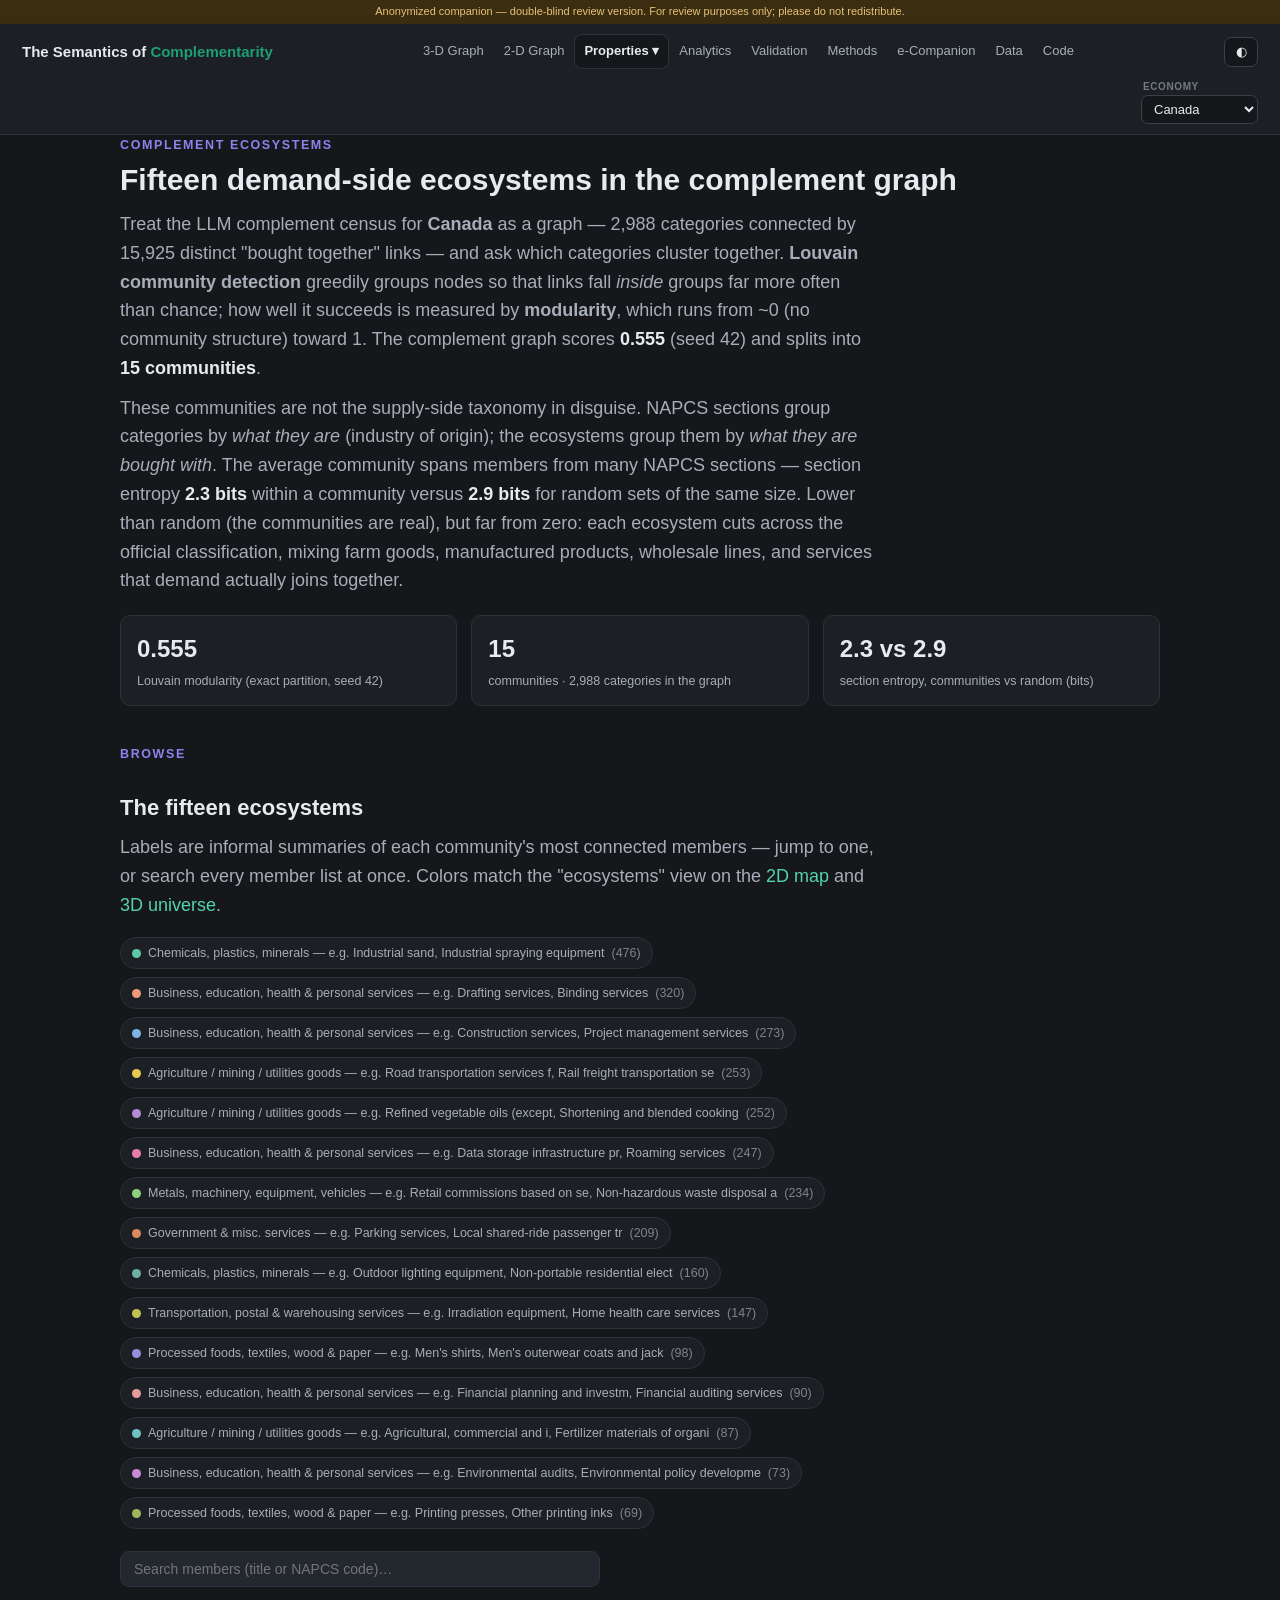
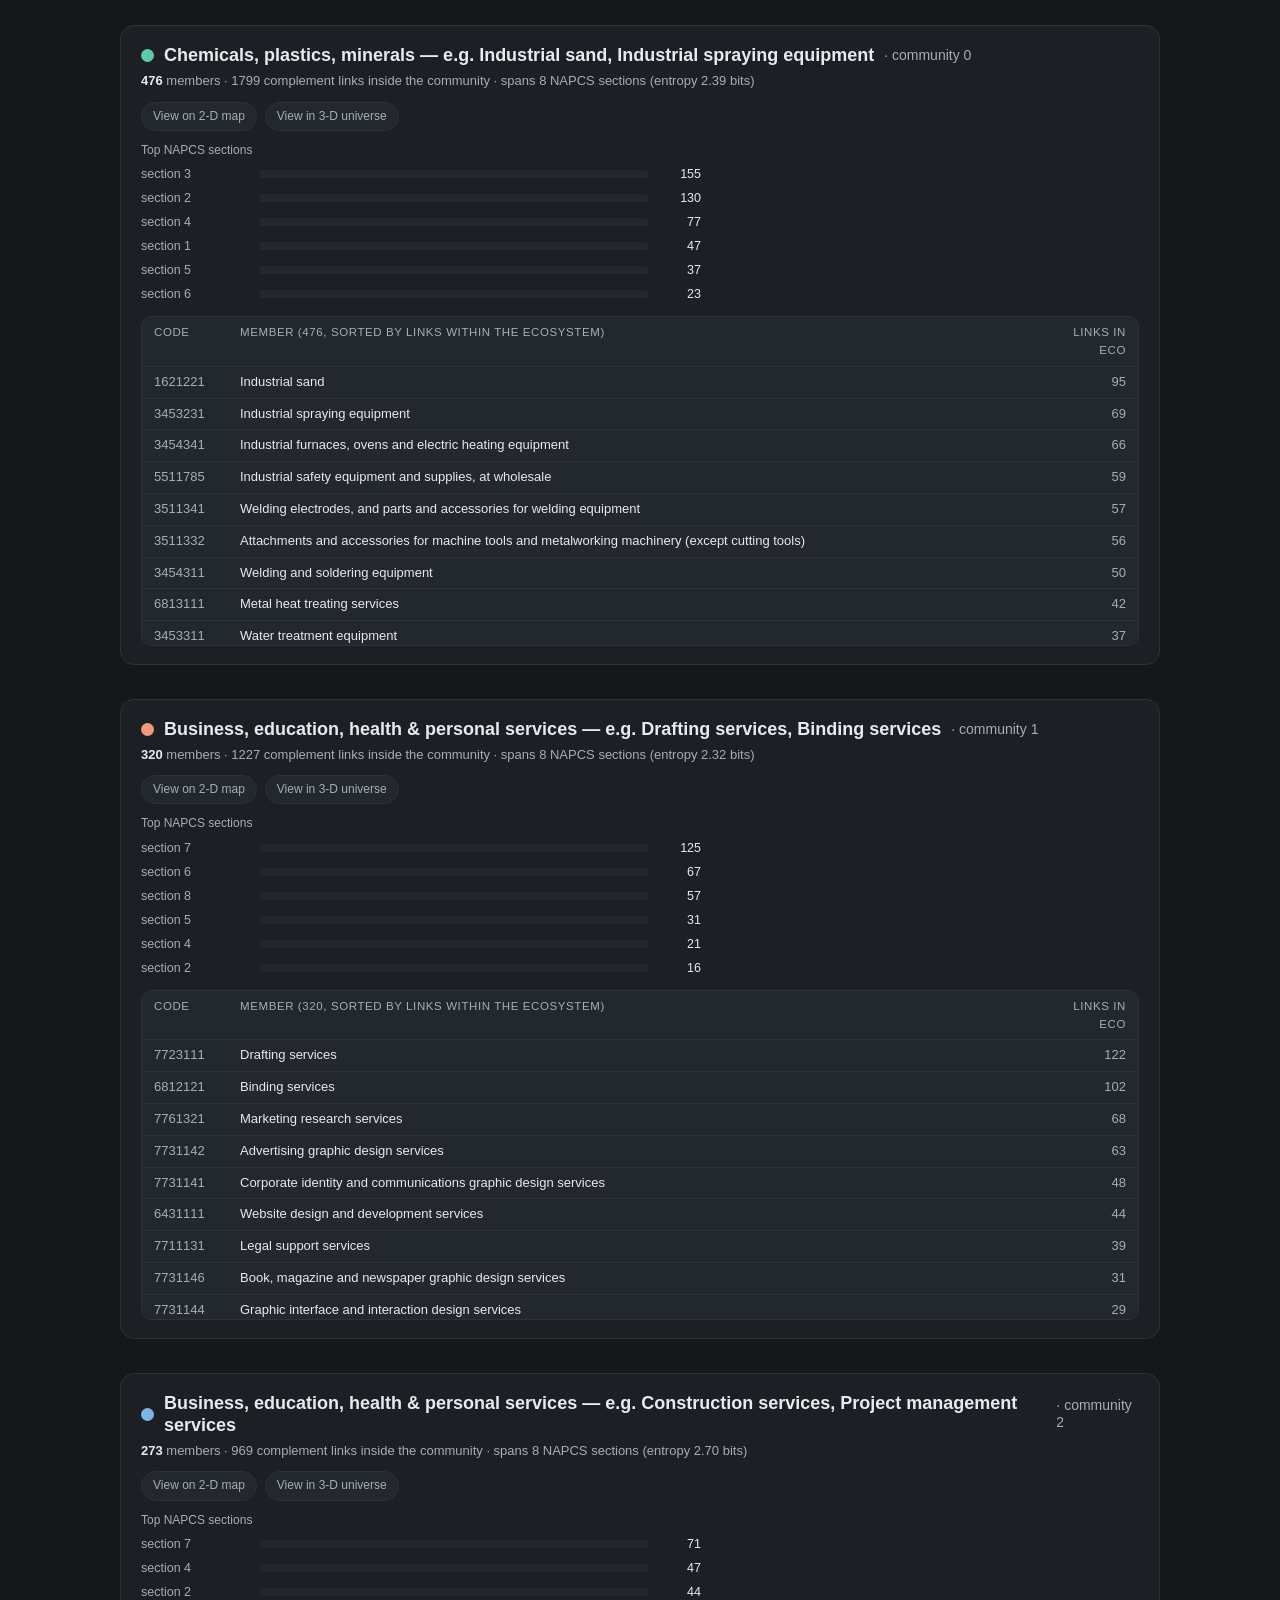
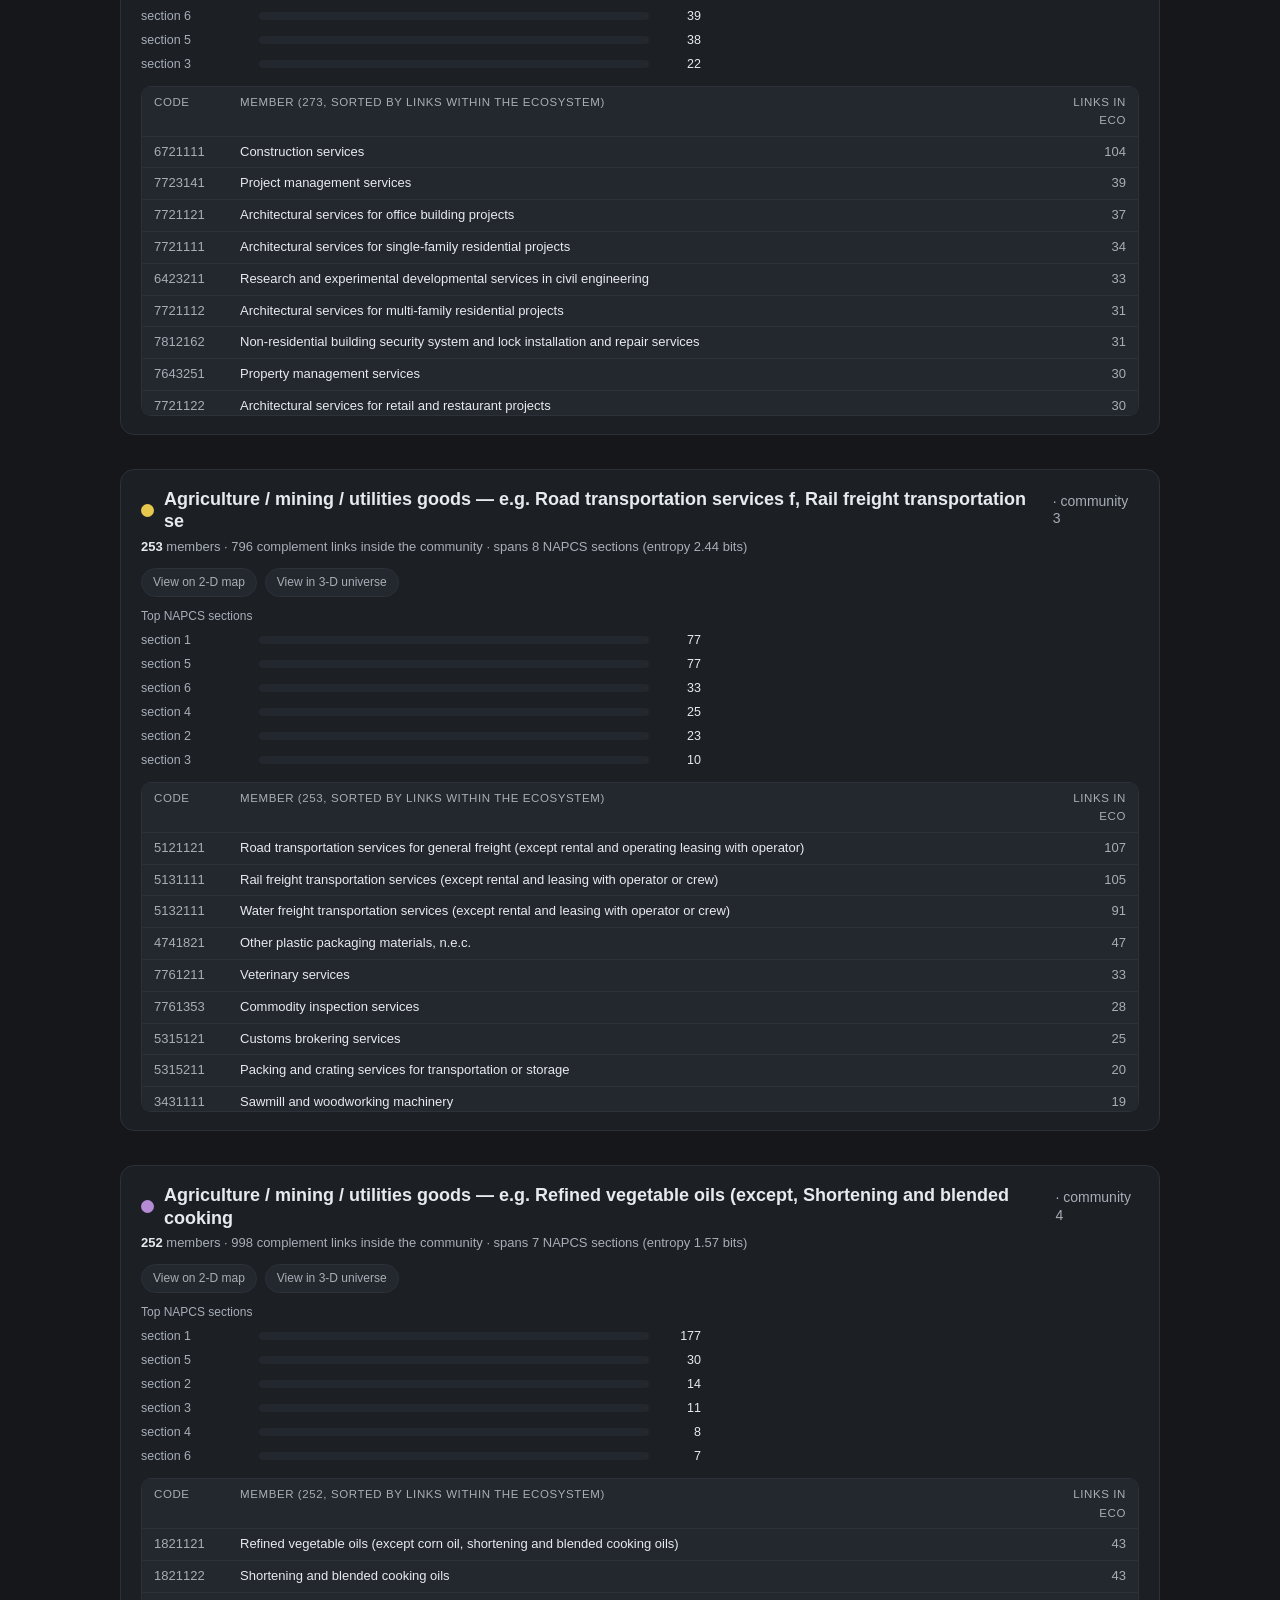
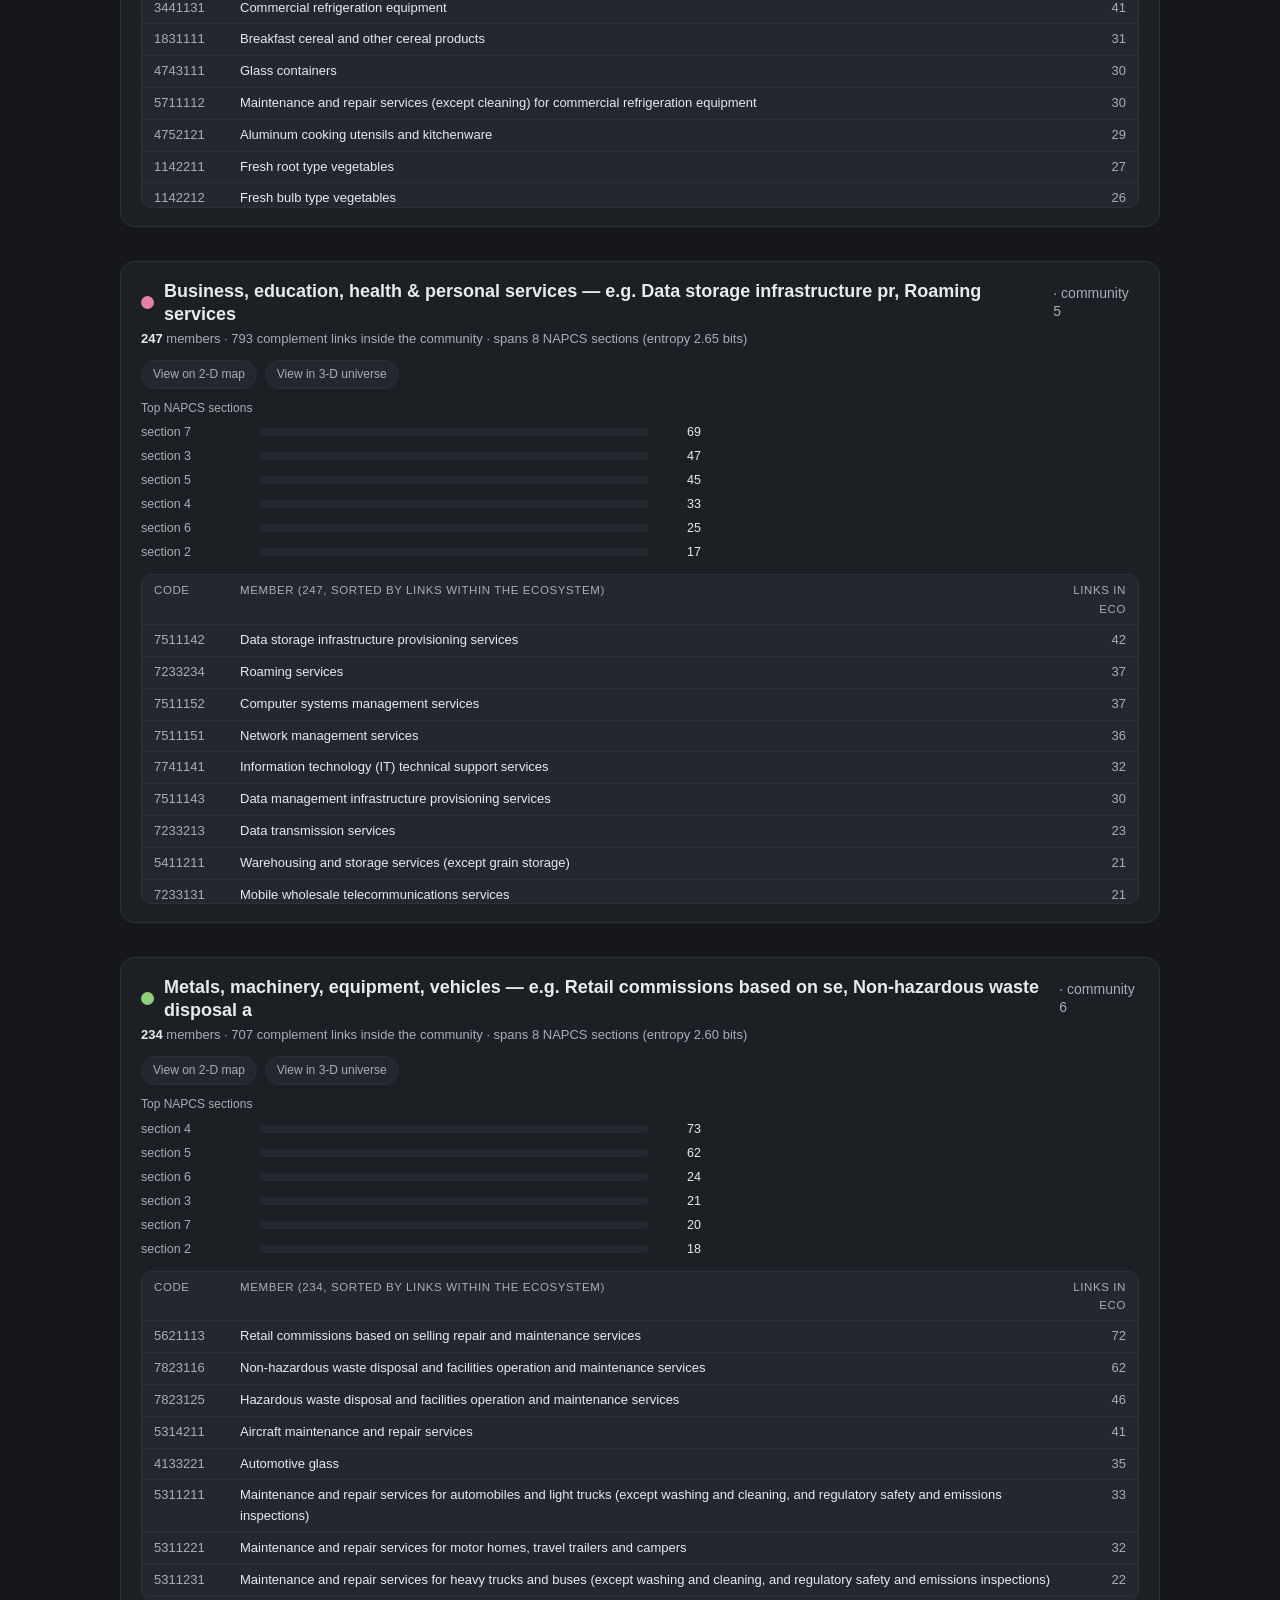
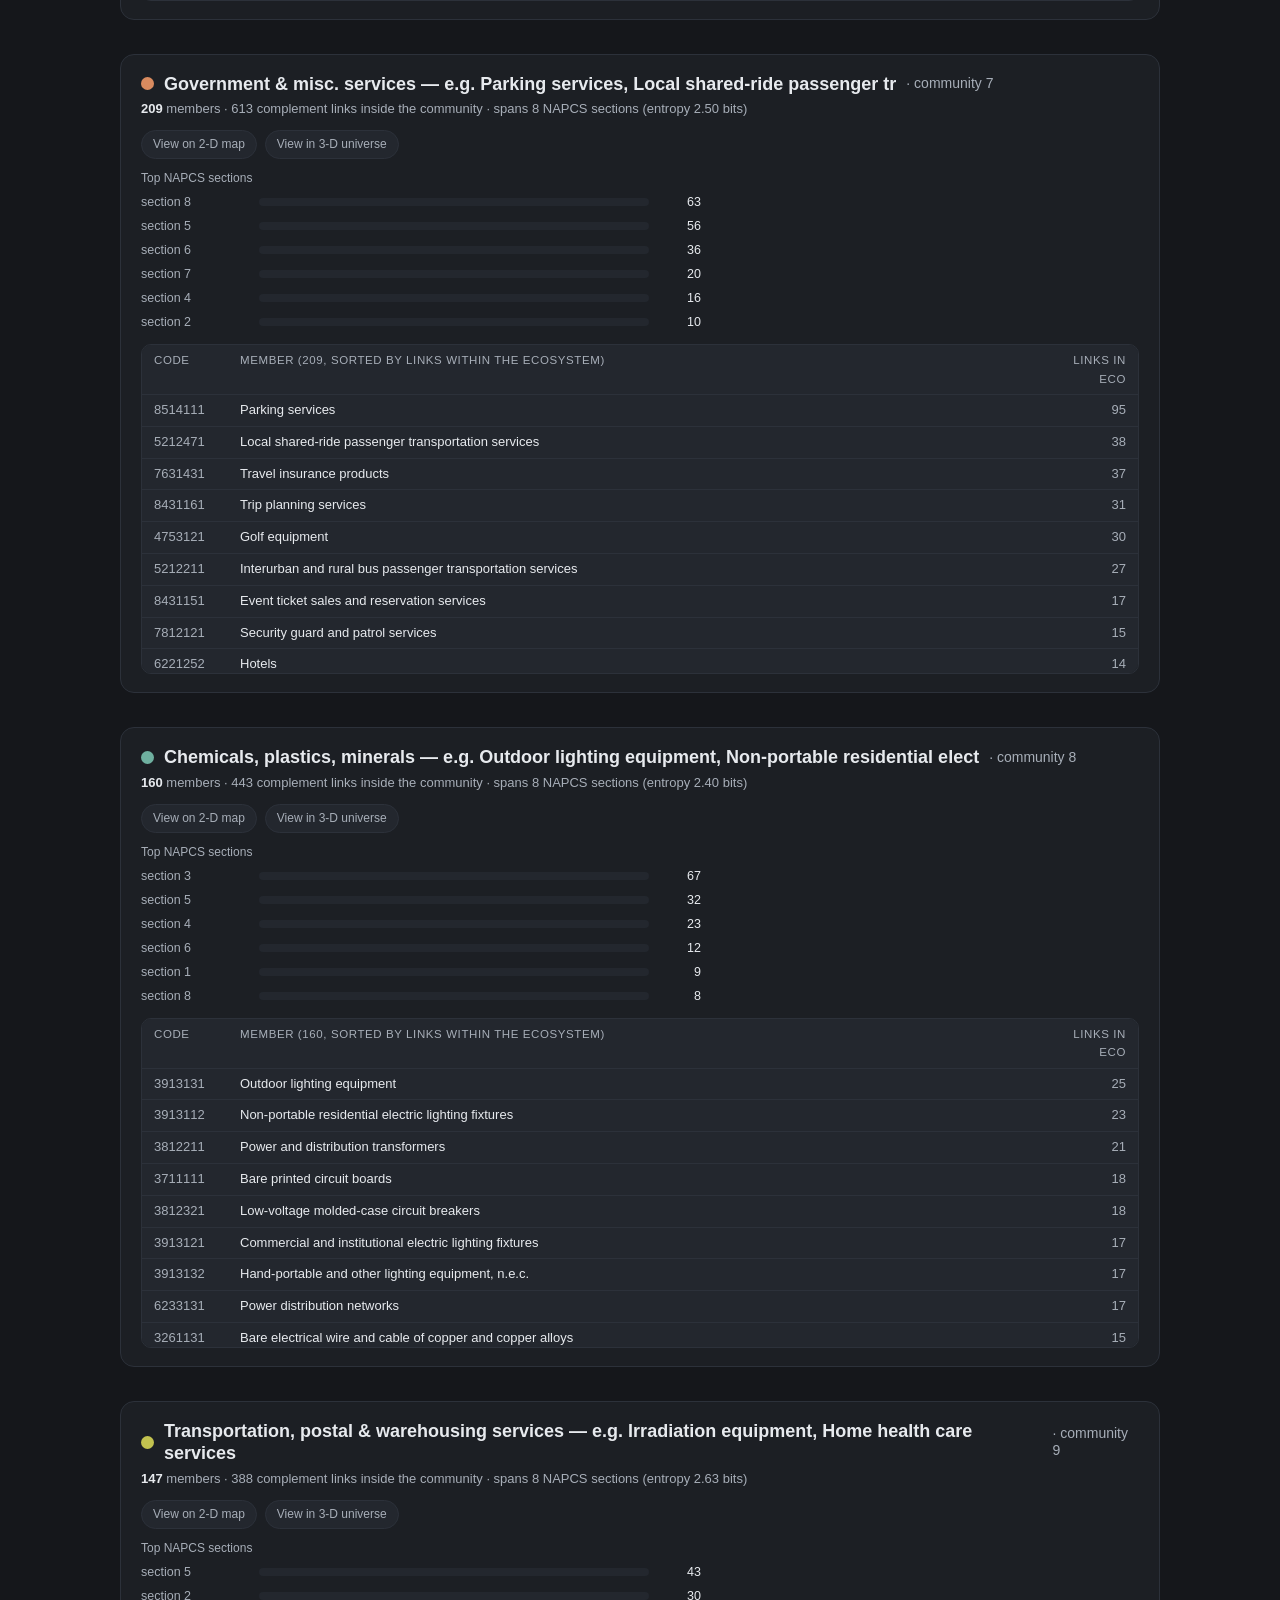
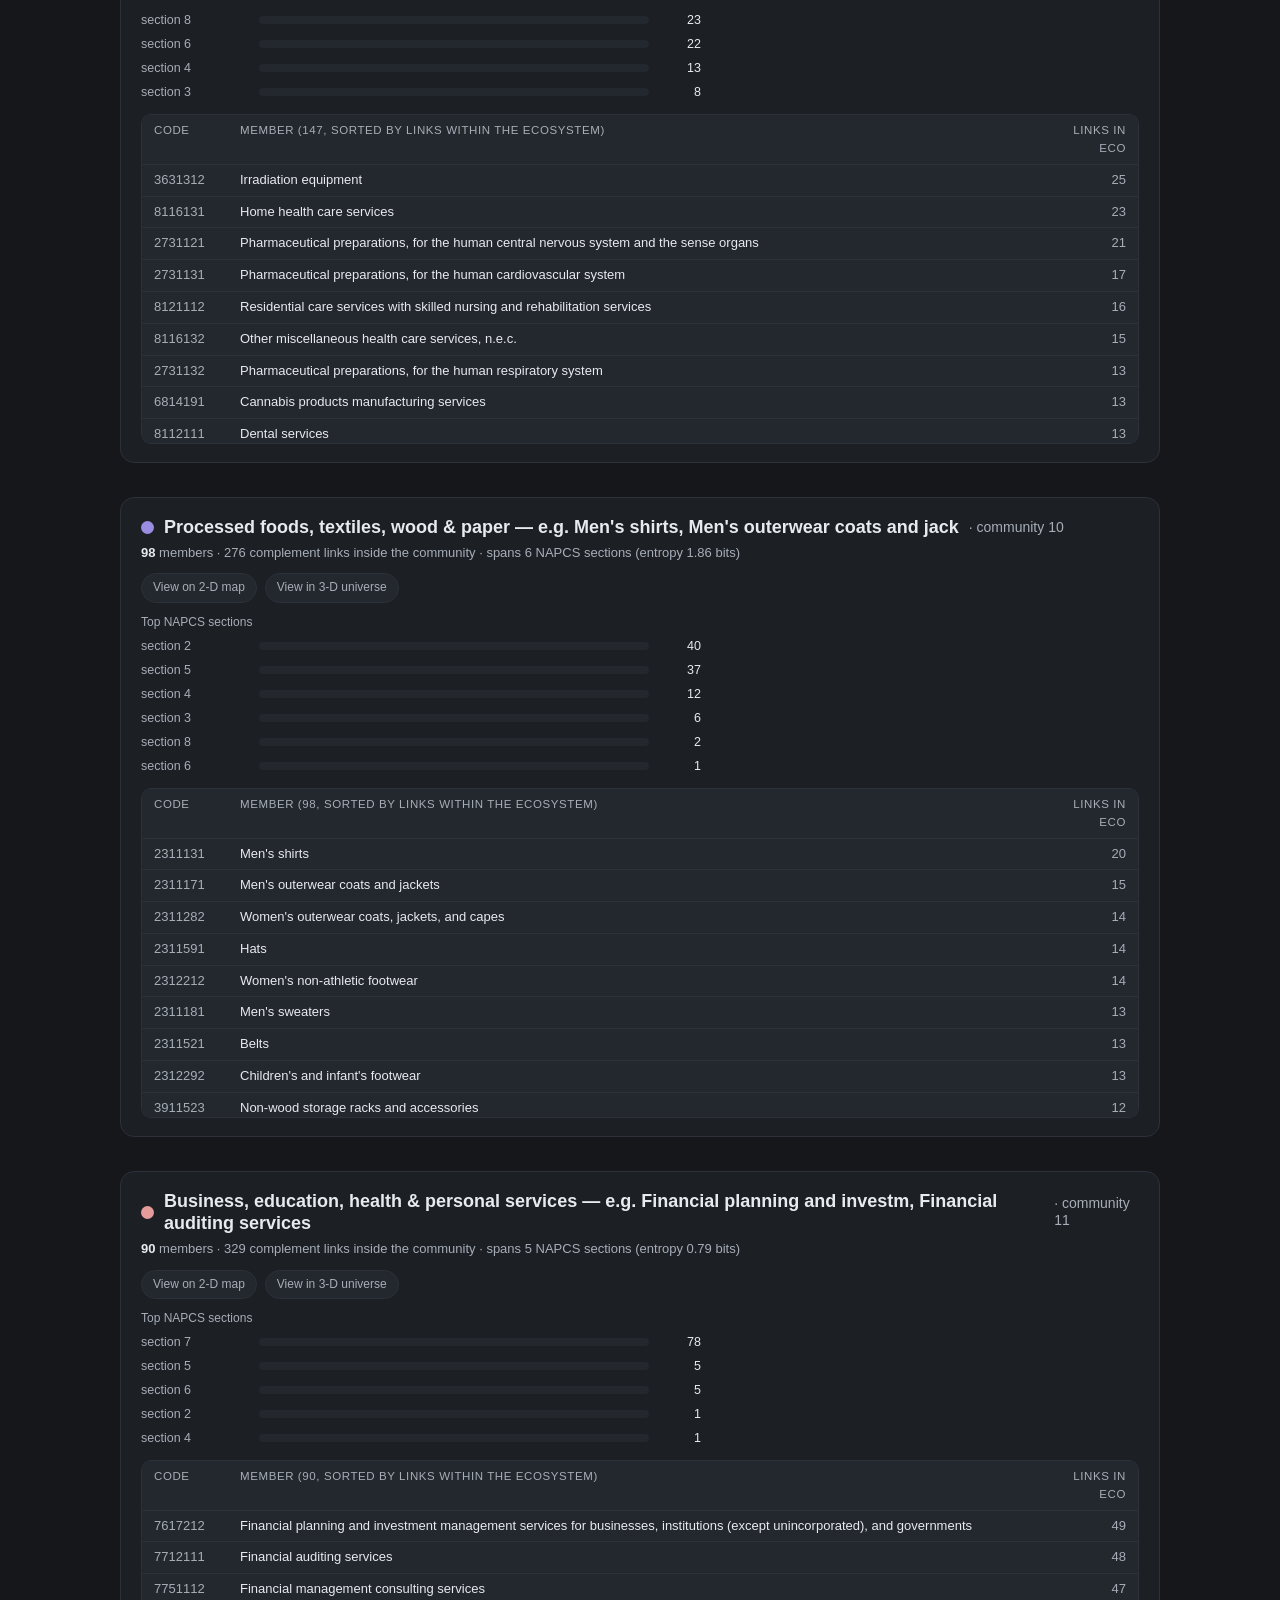
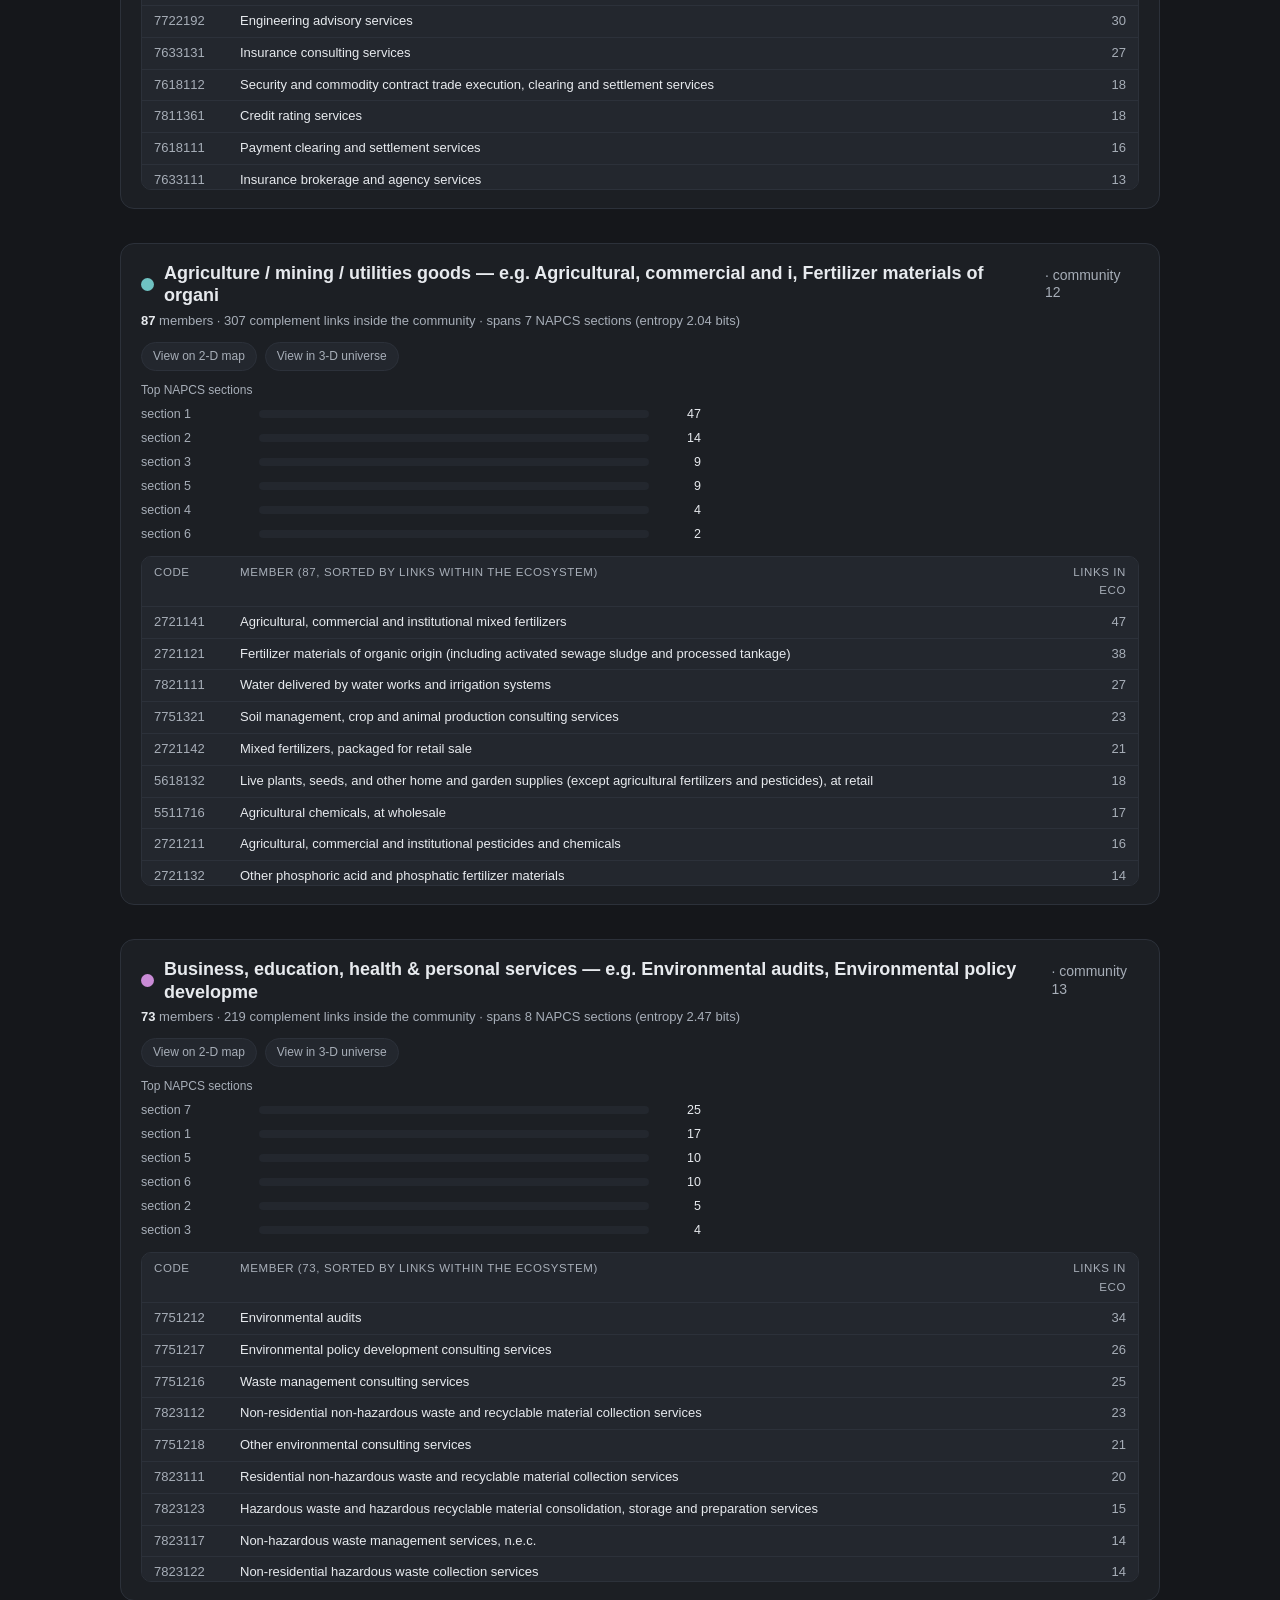
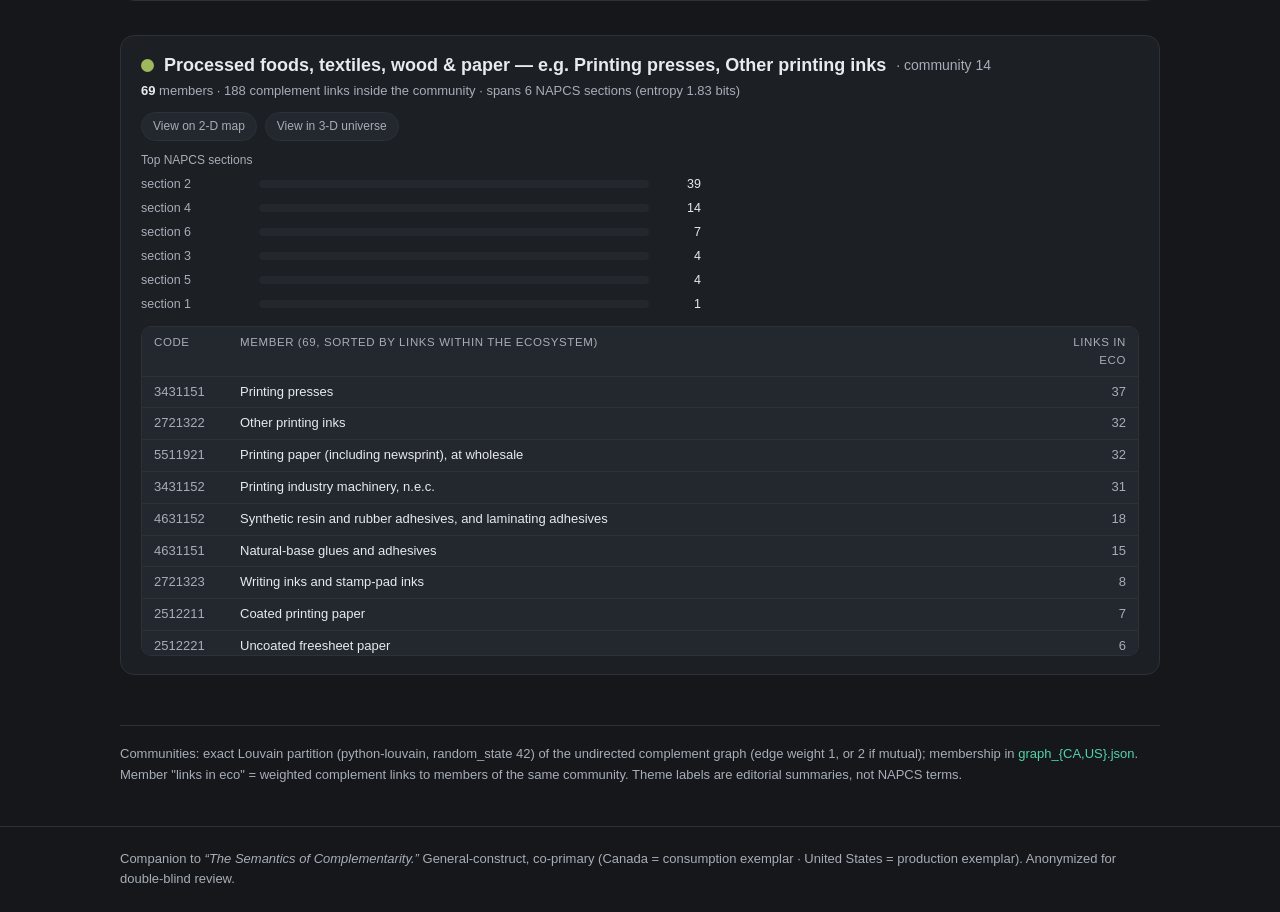
<file: ecosystems.html>
<!doctype html><html lang="en"><head>
<meta charset="utf-8">
<meta name="viewport" content="width=device-width, initial-scale=1">
<title>SoC</title>
<script>try{var s=JSON.parse(localStorage.getItem('cv2-state')||'{}');var t=s.theme||localStorage.getItem('site-theme')||'dark';document.documentElement.setAttribute('data-theme',t);document.documentElement.classList.toggle('light',t==='light');}catch(e){}</script>
<link rel="stylesheet" href="assets/app.css">
<style>
:root{--acc:#8b84ec;--gold:#e8b84f}
.kicker{font-size:12.5px;letter-spacing:1.6px;text-transform:uppercase;color:var(--acc);font-weight:650;margin-bottom:6px}
.big{font-variant-numeric:tabular-nums;font-weight:700;color:var(--fg)}
.pill{display:inline-block;font-size:11.5px;padding:2px 9px;border-radius:99px;border:1px solid var(--border);color:var(--fg2);margin:2px 3px 2px 0}
.chips{display:flex;flex-wrap:wrap;gap:8px;margin:18px 0 6px}
.chip{display:inline-flex;align-items:center;gap:7px;font-size:12.5px;padding:5px 11px;border-radius:99px;
  border:1px solid var(--border);background:var(--bg2);color:var(--fg2)}
.chip:hover{color:var(--fg);text-decoration:none;border-color:var(--fg2)}
.chip .dot{width:9px;height:9px;border-radius:50%;flex:0 0 9px}
.stats3{display:grid;grid-template-columns:repeat(auto-fit,minmax(200px,1fr));gap:14px;margin:20px 0 6px}
.stats3 .card{padding:14px 16px}
.stats3 .v{font-size:24px;font-weight:700;font-variant-numeric:tabular-nums}
.stats3 .k{font-size:12.5px;color:var(--fg2);margin-top:2px}
#esearch{width:100%;max-width:480px;padding:9px 13px;border-radius:9px;border:1px solid var(--border);
  background:var(--bg3);color:var(--fg);font-size:14px;margin:8px 0 4px}
#ecount{font-size:13px;color:var(--fg2);margin-left:10px}
section.eco{margin-top:34px;border:1px solid var(--border);border-radius:14px;background:var(--bg2);padding:18px 20px;scroll-margin-top:70px}
section.eco h3{margin:0 0 4px;font-size:18px;display:flex;align-items:center;gap:10px}
section.eco h3 .dot{width:13px;height:13px;border-radius:50%;flex:0 0 13px}
section.eco .meta{font-size:13px;color:var(--fg2);margin:2px 0 10px}
.secbars{margin:8px 0 12px;max-width:560px}
.secbar{display:grid;grid-template-columns:110px 1fr 44px;gap:8px;align-items:center;font-size:12.5px;margin:4px 0}
.secbar .lab{color:var(--fg2)}
.secbar .tr{height:8px;background:var(--bg3);border-radius:4px;overflow:hidden}
.secbar .fl{height:100%;border-radius:4px}
.secbar .v{text-align:right;font-variant-numeric:tabular-nums;color:var(--fg)}
.members{max-height:330px;overflow:auto;border:1px solid var(--border);border-radius:10px;background:var(--bg3);margin-top:8px}
.mrow{display:grid;grid-template-columns:76px 1fr 64px;gap:10px;padding:5px 12px;font-size:13px;border-bottom:1px solid var(--border)}
.mrow:last-child{border-bottom:none}
.mrow .code{color:var(--fg2);font-variant-numeric:tabular-nums}
.mrow .deg{text-align:right;color:var(--fg2);font-variant-numeric:tabular-nums}
.mrow.hide{display:none}
.mrow mark{background:rgba(232,184,79,.35);color:inherit;border-radius:3px;padding:0 1px}
.mhead{position:sticky;top:0;background:var(--bg3);display:grid;grid-template-columns:76px 1fr 64px;gap:10px;
  padding:6px 12px;font-size:11.5px;color:var(--fg2);border-bottom:1px solid var(--border);text-transform:uppercase;letter-spacing:.6px}
.mhead span:last-child{text-align:right}
.nomatch{padding:10px 12px;font-size:13px;color:var(--fg2);display:none}
.maplinks{display:flex;gap:8px;margin:2px 0 10px;flex-wrap:wrap}
.maplink{display:inline-flex;align-items:center;font-size:12px;padding:4px 11px;border-radius:99px;border:1px solid var(--border);background:var(--bg3);color:var(--fg2)}
.maplink:hover{color:var(--teal);border-color:var(--teal);text-decoration:none}
.ecofoot{margin-top:50px;padding-top:18px;border-top:1px solid var(--border);font-size:13px;color:var(--fg2)}
</style>
</head>
<body data-controls="economy">
<div id="hdr"></div>
<main class="wrap">

<header>
  <div class="kicker">Complement ecosystems</div>
  <h1>Fifteen demand-side ecosystems in the complement graph</h1>
  <p class="lead">
    Treat the LLM complement census for <b id="eco-econ">Canada</b> as a graph — <span id="eco-nodes">2,988</span> categories connected by <span id="eco-edges">15,925</span> distinct
    "bought together" links — and ask which categories cluster together. <b>Louvain community
    detection</b> greedily groups nodes so that links fall <i>inside</i> groups far more often than
    chance; how well it succeeds is measured by <b>modularity</b>, which runs from ~0 (no community
    structure) toward 1. The complement graph scores <span class="big" id="eco-mod">0.555</span> (seed 42) and
    splits into <span class="big"><span id="eco-ncomm">15</span> communities</span>.
  </p>
  <p class="lead">
    These communities are not the supply-side taxonomy in disguise. NAPCS sections group categories
    by <i>what they are</i> (industry of origin); the ecosystems group them by <i>what they are
    bought with</i>. The average community spans members from many NAPCS sections — section
    entropy <span class="big"><span id="eco-ment">2.3</span> bits</span> within a community versus <span class="big"><span id="eco-rent">2.9</span>
    bits</span> for random sets of the same size. Lower than random (the communities are real),
    but far from zero: each ecosystem cuts across the official classification, mixing farm goods,
    manufactured products, wholesale lines, and services that demand actually joins together.
  </p>
  <div class="stats3">
    <div class="card"><div class="v" id="eco-mod-c">0.555</div><div class="k">Louvain modularity (exact partition, seed 42)</div></div>
    <div class="card"><div class="v" id="eco-ncomm-c">15</div><div class="k">communities · <span id="eco-nodes-c">2,988</span> categories in the graph</div></div>
    <div class="card"><div class="v"><span id="eco-ment-c">2.3</span> vs <span id="eco-rent-c">2.9</span></div><div class="k">section entropy, communities vs random (bits)</div></div>
  </div>
</header>

<section style="margin-top:38px">
  <div class="kicker">Browse</div>
  <h2>The fifteen ecosystems</h2>
  <p class="lead">Labels are informal summaries of each community's most connected members — jump to one,
  or search every member list at once. Colors match the "ecosystems" view on the
  <a href="explore-2d.html">2D map</a> and <a href="explore-3d.html">3D universe</a>.</p>
  <div class="chips" id="chips"></div>
  <div style="margin-top:14px">
    <input id="esearch" placeholder="Search members (title or NAPCS code)…" autocomplete="off">
    <span id="ecount"></span>
  </div>
  <div id="ecos"></div>
</section>

<div class="ecofoot">
  Communities: exact Louvain partition (python-louvain, random_state 42) of the undirected complement
  graph (edge weight 1, or 2 if mutual); membership in
  <a href="data.html">graph_{CA,US}.json</a>. Member "links in eco" = weighted complement
  links to members of the same community. Theme labels are editorial summaries, not NAPCS terms.
</div>
</main>
<div id="ftr"></div>
<script src="assets/app.js"></script>
<script>
function renderEco(g){
const ECODATA=g.ecosystems_view||[];
fillStats(g);
const chips=document.getElementById('chips');
chips.innerHTML=ECODATA.map(c=>'<a class="chip" href="#eco-'+c.id+'"><span class="dot" style="background:'+c.color+'"></span>'+c.label+' <span style="opacity:.7">('+c.n+')</span></a>').join('');
function esc(s){return s.replace(/&/g,'&amp;').replace(/</g,'&lt;').replace(/>/g,'&gt;');}
const host=document.getElementById('ecos');
host.innerHTML=ECODATA.map(c=>{
  const mx=c.sections[0][1];
  const bars=c.sections.map(s=>'<div class="secbar"><span class="lab">section '+s[0]+'</span><span class="tr"><span class="fl" style="width:'+(100*s[1]/mx).toFixed(1)+'%;background:'+c.color+'"></span></span><span class="v">'+s[1]+'</span></div>').join('');
  const rows=c.members.map(m=>'<div class="mrow" data-t="'+m[0]+' '+esc(m[1]).toLowerCase()+'"><span class="code">'+m[0]+'</span><span class="ttl">'+esc(m[1])+'</span><span class="deg">'+m[2]+'</span></div>').join('');
  return '<section class="eco" id="eco-'+c.id+'">'
   +'<h3><span class="dot" style="background:'+c.color+'"></span>'+c.label
   +'<span style="color:var(--fg2);font-weight:400;font-size:14px">· community '+c.id+'</span></h3>'
   +'<div class="meta"><b style="color:var(--fg)">'+c.n+'</b> members · '
   +c.edges_in+' complement links inside the community · spans '+c.n_sections+' NAPCS sections '
   +'(entropy '+c.entropy.toFixed(2)+' bits)</div>'
   +'<div class="maplinks"><a class="maplink" href="explore-2d.html#eco='+c.id+'">View on 2-D map</a><a class="maplink" href="explore-3d.html#eco='+c.id+'">View in 3-D universe</a></div>'
   +'<div class="secbars"><div style="font-size:12px;color:var(--fg2);margin-bottom:2px">Top NAPCS sections</div>'+bars+'</div>'
   +'<div class="members"><div class="mhead"><span>Code</span><span>Member ('+c.n+', sorted by links within the ecosystem)</span><span>links in eco</span></div>'
   +rows+'<div class="nomatch">no matches in this ecosystem</div></div>'
   +'</section>';
}).join('');
const inp=document.getElementById('esearch'),cnt=document.getElementById('ecount');
const allRows=[...document.querySelectorAll('.mrow')];
inp.oninput=()=>{
  const v=inp.value.trim().toLowerCase();
  if(!v){allRows.forEach(r=>r.classList.remove('hide'));cnt.textContent='';
    document.querySelectorAll('.ttl mark').forEach(m=>{m.replaceWith(m.textContent);});
    document.querySelectorAll('.nomatch').forEach(n=>n.style.display='none');return;}
  let tot=0;
  document.querySelectorAll('section.eco').forEach(sec=>{
    let hits=0;
    sec.querySelectorAll('.mrow').forEach(r=>{
      const ok=r.dataset.t.includes(v);
      r.classList.toggle('hide',!ok); if(ok)hits++;
      const t=r.querySelector('.ttl'),plain=t.textContent;
      if(ok){const i=plain.toLowerCase().indexOf(v);
        t.innerHTML=i<0?esc(plain):esc(plain.slice(0,i))+'<mark>'+esc(plain.slice(i,i+v.length))+'</mark>'+esc(plain.slice(i+v.length));}
      else t.textContent=plain;
    });
    sec.querySelector('.nomatch').style.display=hits?'none':'block';
    tot+=hits;
  });
  cnt.textContent=tot+' matching member'+(tot===1?'':'s');
};
}
function fillStats(g){function S(id,v){var el=document.getElementById(id);if(el)el.textContent=v;}
 S('eco-econ',CV2.econName());
 S('eco-nodes',g.n_nodes.toLocaleString());S('eco-nodes-c',g.n_nodes.toLocaleString());S('eco-edges',g.n_edges.toLocaleString());
 S('eco-mod',g.modularity.toFixed(3));S('eco-mod-c',g.modularity.toFixed(3));
 S('eco-ncomm',g.n_communities);S('eco-ncomm-c',g.n_communities);
 S('eco-ment',g.mean_community_entropy.toFixed(1));S('eco-ment-c',g.mean_community_entropy.toFixed(1));
 S('eco-rent',g.random_entropy_baseline.toFixed(1));S('eco-rent-c',g.random_entropy_baseline.toFixed(1));}
/* economy-aware: load the canonical graph for the selected economy */
function load(){CV2.data('graph').then(renderEco).catch(function(e){console.error('graph load failed',e);});}
window.addEventListener('cv2:ready',load);
window.addEventListener('cv2:change',function(e){if(e.detail.key==='country')load();});
</script>
</body>
</html>
</file>
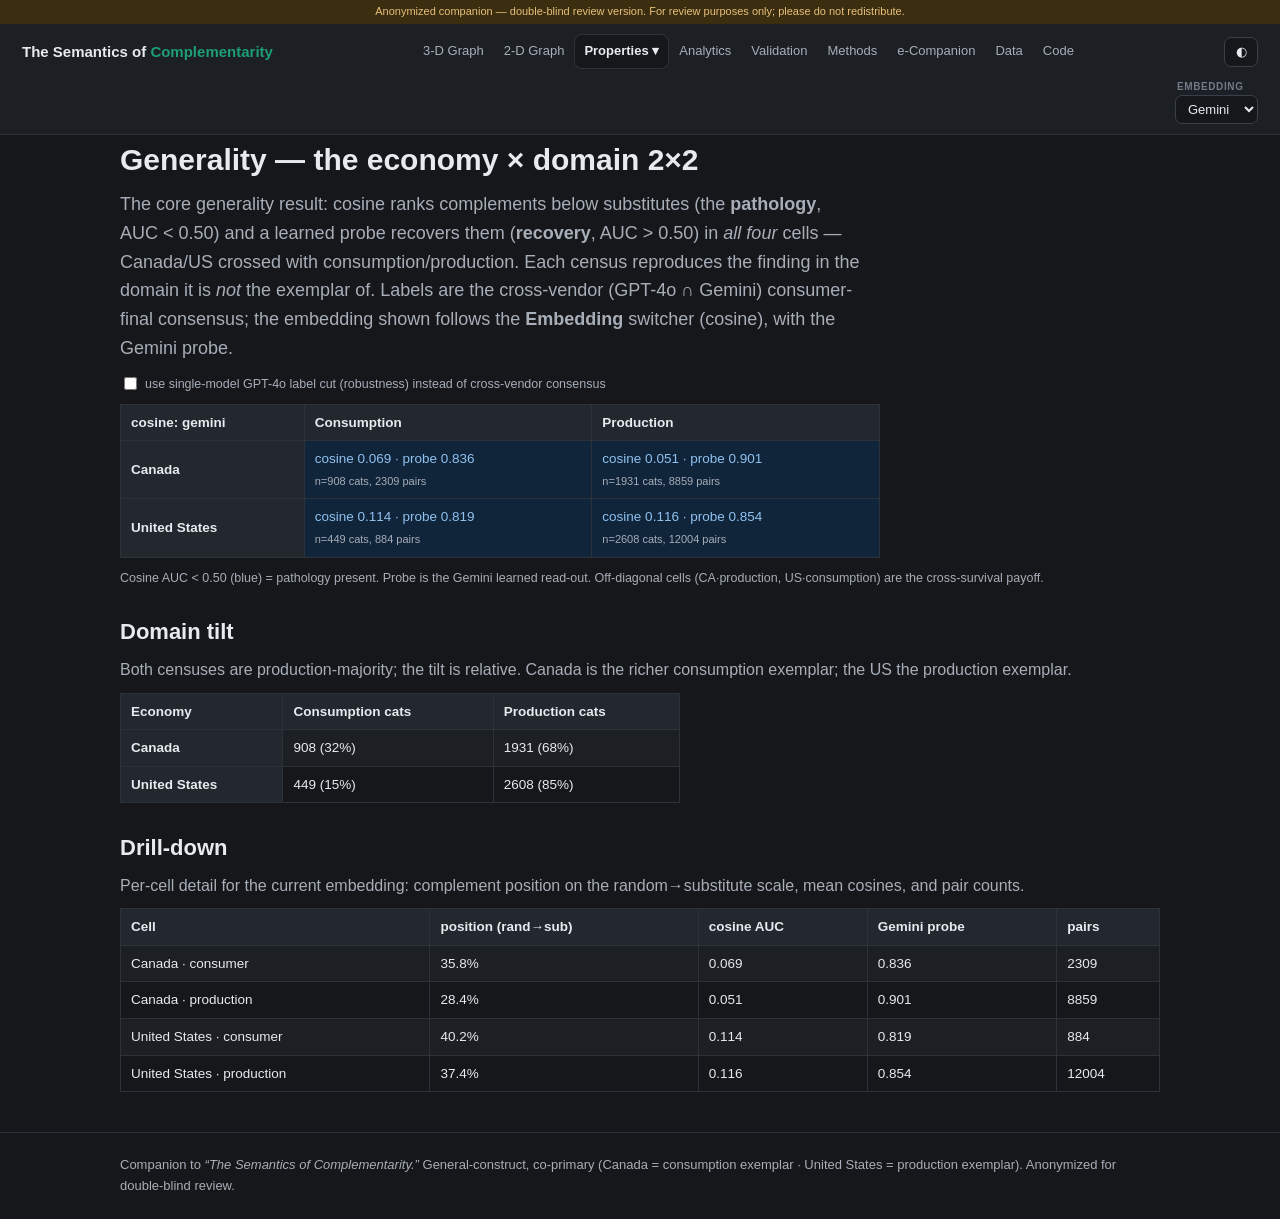
<file: generality.html>
<!doctype html><html lang="en"><head>
<meta charset="utf-8"><meta name="viewport" content="width=device-width,initial-scale=1">
<title>SoC</title>
<script>try{var s=JSON.parse(localStorage.getItem('cv2-state')||'{}');document.documentElement.setAttribute('data-theme',s.theme||'dark');}catch(e){}</script>
<link rel="stylesheet" href="assets/app.css">
</head><body data-controls="embedding">
<div id="hdr"></div>
<main class="wrap">
  <h1>Generality — the economy × domain 2×2</h1>
  <p class="lead">The core generality result: cosine ranks complements below substitutes (the <strong>pathology</strong>, AUC&nbsp;&lt;&nbsp;0.50) and a learned probe recovers them (<strong>recovery</strong>, AUC&nbsp;&gt;&nbsp;0.50) in <em>all four</em> cells — Canada/US crossed with consumption/production. Each census reproduces the finding in the domain it is <em>not</em> the exemplar of. Labels are the cross-vendor (GPT-4o ∩ Gemini) consumer-final consensus; the embedding shown follows the <strong>Embedding</strong> switcher (cosine), with the Gemini probe.</p>

  <div style="margin:8px 0"><label class="ctl"><input type="checkbox" id="cut"> use single-model GPT-4o label cut (robustness) instead of cross-vendor consensus</label></div>

  <div id="grid"></div>

  <h2>Domain tilt</h2>
  <p class="muted" style="margin-top:0">Both censuses are production-majority; the tilt is relative. Canada is the richer consumption exemplar; the US the production exemplar.</p>
  <div id="tilt"></div>

  <h2>Drill-down</h2>
  <p class="muted" style="margin-top:0">Per-cell detail for the current embedding: complement position on the random→substitute scale, mean cosines, and pair counts.</p>
  <div id="drill"></div>
</main>
<div id="ftr"></div>
<script src="assets/app.js"></script>
<script>
let DATA={};
async function fetchJSON(p){const r=await fetch(p);if(!r.ok)throw new Error(p);return r.json();}
async function loadAll(){
  const suf=document.getElementById("cut").checked?"":"_xvendor"; // xvendor default
  DATA={};
  for(const ec of ["CA","US"]){DATA[ec]=await fetchJSON("data/"+ec+"_consumer_vs_production"+suf+".json");}
}
function fmt(x){return (x==null)?"—":(+x).toFixed(3);}
function cell(ec,sub){
  const d=DATA[ec]; if(!d||!d.subsets||!d.subsets[sub])return {auc:null,probe:null,n:null};
  const pm=d.subsets[sub].per_model||{}; const rep=CV2.get("rep");
  const m=pm[rep]||{}; const g=pm["gemini"]||{};
  return {auc:m.comp_vs_sub_cosine_auc, probe:g.probe_auc_comp_vs_sub, n:d.subsets[sub].n_cats, pairs:d.subsets[sub].n_complement_pairs,
          pos:(m.position!=null?m.position:null)};
}
function render(){
  const rep=CV2.get("rep");
  const econs=[["CA","Canada"],["US","United States"]];
  let h='<table class="data" style="max-width:760px"><tr><th>cosine: '+rep+'</th><th>Consumption</th><th>Production</th></tr>';
  for(const [ec,nm] of econs){
    const cons=cell(ec,"consumer"),prod=cell(ec,"production");
    const cls=v=>v==null?"":(v<0.5?"cell-info":"cell-warn");
    h+='<tr><th>'+nm+'</th>'+
      '<td class="'+cls(cons.auc)+'">cosine '+fmt(cons.auc)+' · probe '+fmt(cons.probe)+'<br><span class="muted" style="font-size:11px">n='+(cons.n||"?")+' cats, '+(cons.pairs||"?")+' pairs</span></td>'+
      '<td class="'+cls(prod.auc)+'">cosine '+fmt(prod.auc)+' · probe '+fmt(prod.probe)+'<br><span class="muted" style="font-size:11px">n='+(prod.n||"?")+' cats, '+(prod.pairs||"?")+' pairs</span></td></tr>';
  }
  h+='</table><p class="muted" style="font-size:12.5px">Cosine AUC &lt; 0.50 (blue) = pathology present. Probe is the Gemini learned read-out. Off-diagonal cells (CA·production, US·consumption) are the cross-survival payoff.</p>';
  document.getElementById("grid").innerHTML=h;
  // tilt
  let t='<table class="data" style="max-width:560px"><tr><th>Economy</th><th>Consumption cats</th><th>Production cats</th></tr>';
  for(const [ec,nm] of econs){const d=DATA[ec];const c=d.n_consumer_cats,p=d.n_production_cats,tot=c+p;
    t+='<tr><th>'+nm+'</th><td>'+c+' ('+Math.round(100*c/tot)+'%)</td><td>'+p+' ('+Math.round(100*p/tot)+'%)</td></tr>';}
  t+='</table>';
  document.getElementById("tilt").innerHTML=t;
  // drill
  let dr='<table class="data"><tr><th>Cell</th><th>position (rand→sub)</th><th>cosine AUC</th><th>Gemini probe</th><th>pairs</th></tr>';
  for(const [ec,nm] of econs)for(const sub of ["consumer","production"]){const x=cell(ec,sub);
    dr+='<tr><td>'+nm+' · '+sub+'</td><td>'+(x.pos!=null?(100*x.pos).toFixed(1)+'%':"—")+'</td><td>'+fmt(x.auc)+'</td><td>'+fmt(x.probe)+'</td><td>'+(x.pairs||"?")+'</td></tr>';}
  dr+='</table>';
  document.getElementById("drill").innerHTML=dr;
}
async function boot(){await loadAll();render();}
window.addEventListener("cv2:ready",boot);
window.addEventListener("cv2:change",e=>{if(e.detail.key==="rep")render();});
document.addEventListener("change",e=>{if(e.target&&e.target.id==="cut")boot();});
</script>
</body></html>
</file>
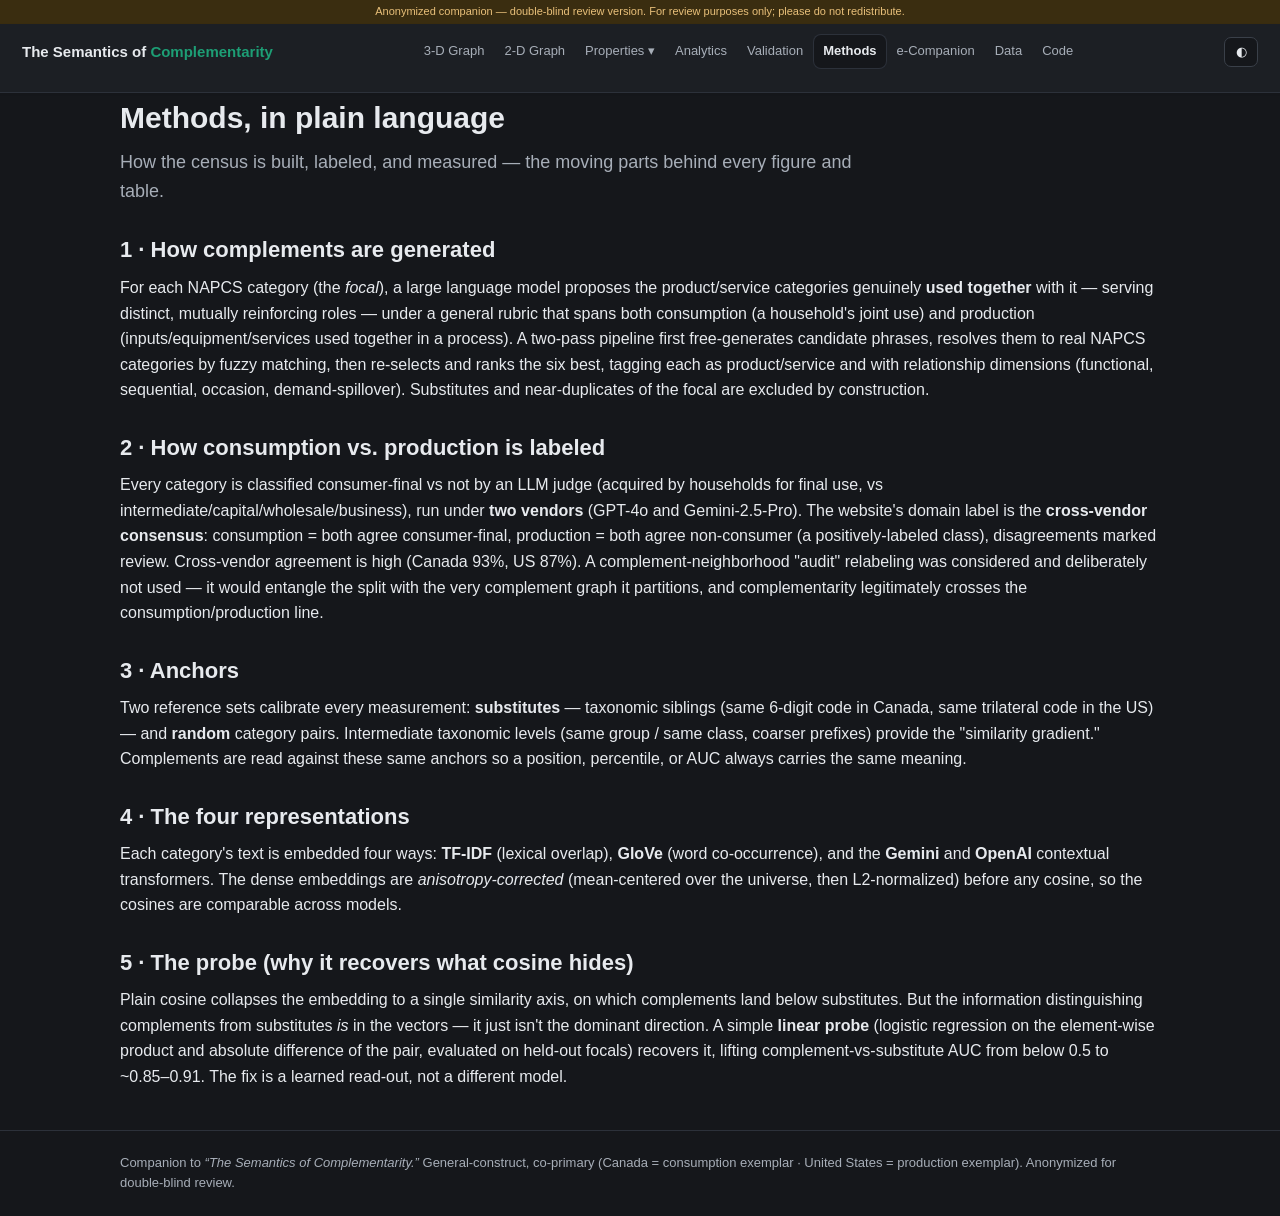
<file: methods.html>
<!doctype html><html lang="en"><head>
<meta charset="utf-8"><meta name="viewport" content="width=device-width,initial-scale=1">
<title>SoC</title>
<script>try{var s=JSON.parse(localStorage.getItem('cv2-state')||'{}');document.documentElement.setAttribute('data-theme',s.theme||'dark');}catch(e){}</script>
<link rel="stylesheet" href="assets/app.css">
</head><body data-controls="none">
<div id="hdr"></div>
<main class="wrap">
  <h1>Methods, in plain language</h1>
  <p class="lead">How the census is built, labeled, and measured — the moving parts behind every figure and table.</p>

  <h2>1 · How complements are generated</h2>
  <p>For each NAPCS category (the <em>focal</em>), a large language model proposes the product/service categories genuinely <strong>used together</strong> with it — serving distinct, mutually reinforcing roles — under a general rubric that spans both consumption (a household's joint use) and production (inputs/equipment/services used together in a process). A two-pass pipeline first free-generates candidate phrases, resolves them to real NAPCS categories by fuzzy matching, then re-selects and ranks the six best, tagging each as product/service and with relationship dimensions (functional, sequential, occasion, demand-spillover). Substitutes and near-duplicates of the focal are excluded by construction.</p>

  <h2>2 · How consumption vs. production is labeled</h2>
  <p>Every category is classified consumer-final vs not by an LLM judge (acquired by households for final use, vs intermediate/capital/wholesale/business), run under <strong>two vendors</strong> (GPT-4o and Gemini-2.5-Pro). The website's domain label is the <strong>cross-vendor consensus</strong>: consumption = both agree consumer-final, production = both agree non-consumer (a positively-labeled class), disagreements marked review. Cross-vendor agreement is high (Canada 93%, US 87%). A complement-neighborhood "audit" relabeling was considered and deliberately not used — it would entangle the split with the very complement graph it partitions, and complementarity legitimately crosses the consumption/production line.</p>

  <h2>3 · Anchors</h2>
  <p>Two reference sets calibrate every measurement: <strong>substitutes</strong> — taxonomic siblings (same 6-digit code in Canada, same trilateral code in the US) — and <strong>random</strong> category pairs. Intermediate taxonomic levels (same group / same class, coarser prefixes) provide the "similarity gradient." Complements are read against these same anchors so a position, percentile, or AUC always carries the same meaning.</p>

  <h2>4 · The four representations</h2>
  <p>Each category's text is embedded four ways: <strong>TF-IDF</strong> (lexical overlap), <strong>GloVe</strong> (word co-occurrence), and the <strong>Gemini</strong> and <strong>OpenAI</strong> contextual transformers. The dense embeddings are <em>anisotropy-corrected</em> (mean-centered over the universe, then L2-normalized) before any cosine, so the cosines are comparable across models.</p>

  <h2>5 · The probe (why it recovers what cosine hides)</h2>
  <p>Plain cosine collapses the embedding to a single similarity axis, on which complements land below substitutes. But the information distinguishing complements from substitutes <em>is</em> in the vectors — it just isn't the dominant direction. A simple <strong>linear probe</strong> (logistic regression on the element-wise product and absolute difference of the pair, evaluated on held-out focals) recovers it, lifting complement-vs-substitute AUC from below 0.5 to ~0.85–0.91. The fix is a learned read-out, not a different model.</p>
</main>
<div id="ftr"></div>
<script src="assets/app.js"></script>
</body></html>
</file>
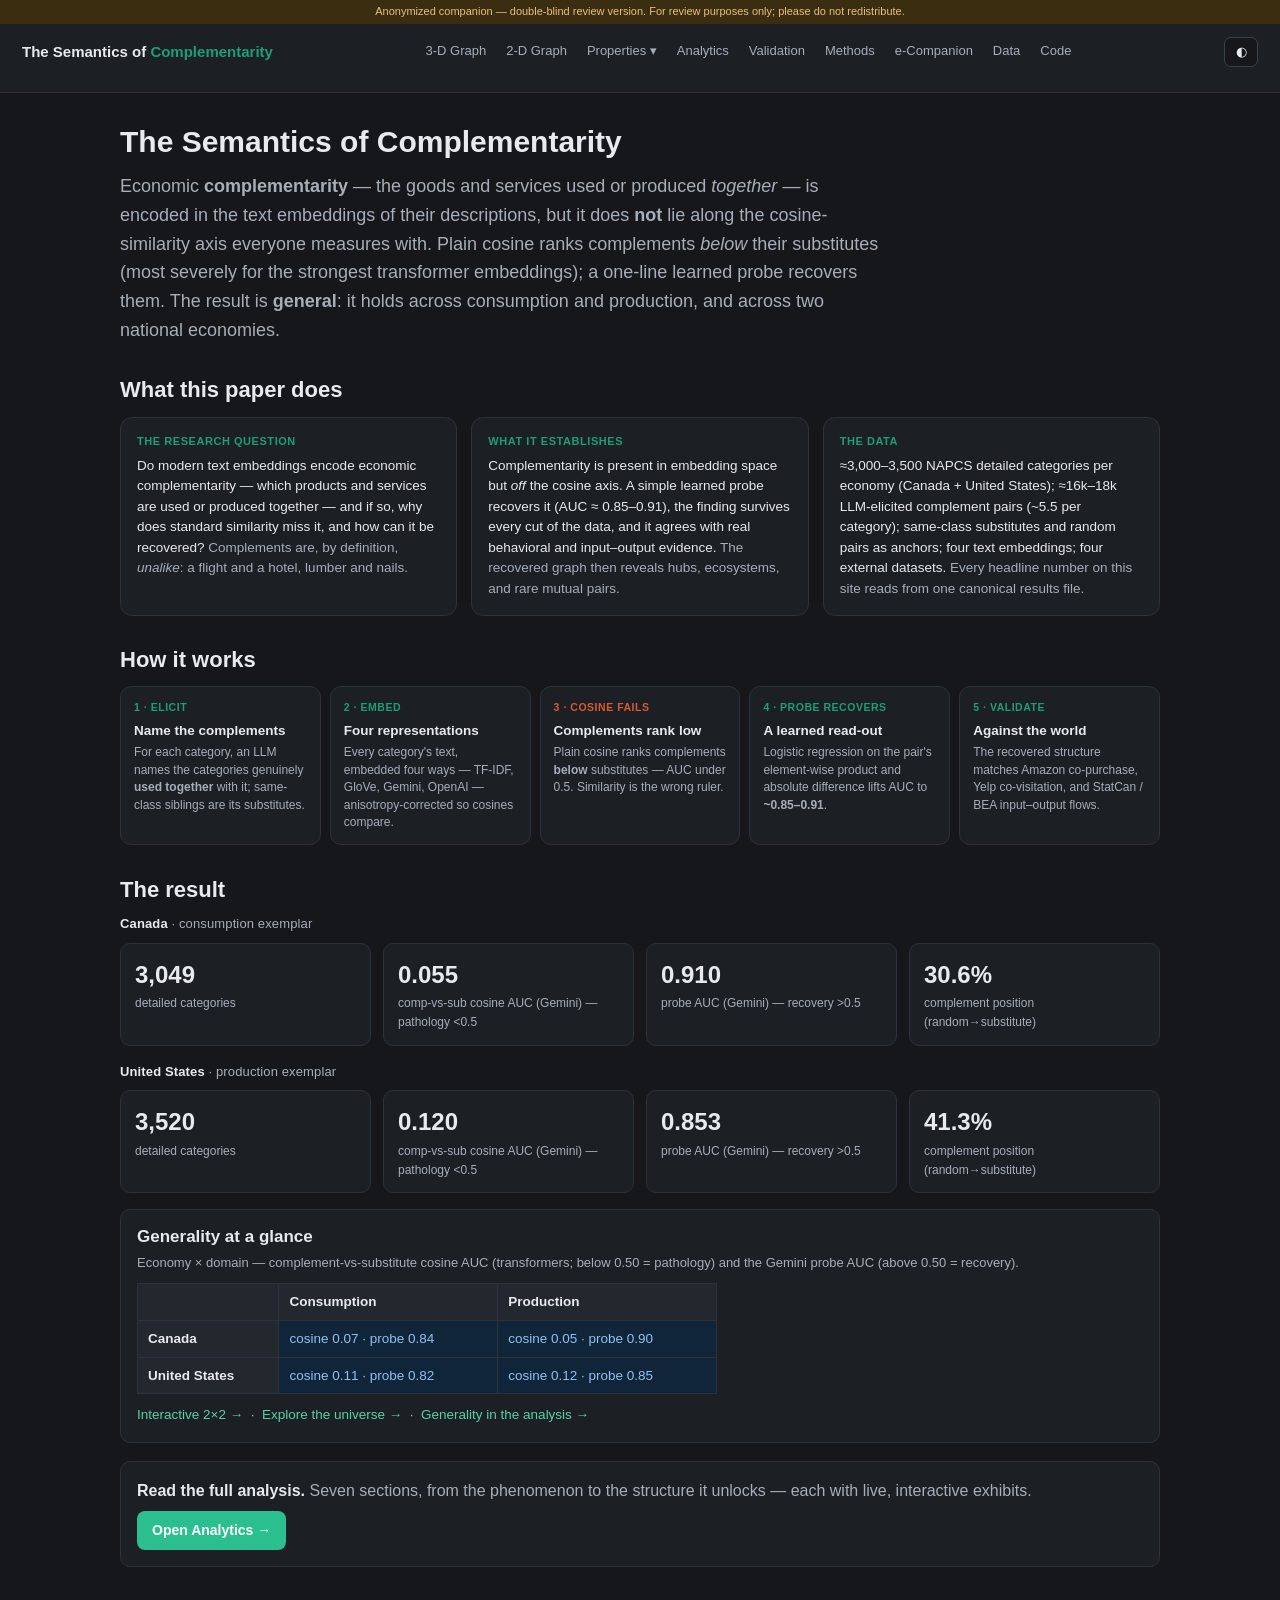
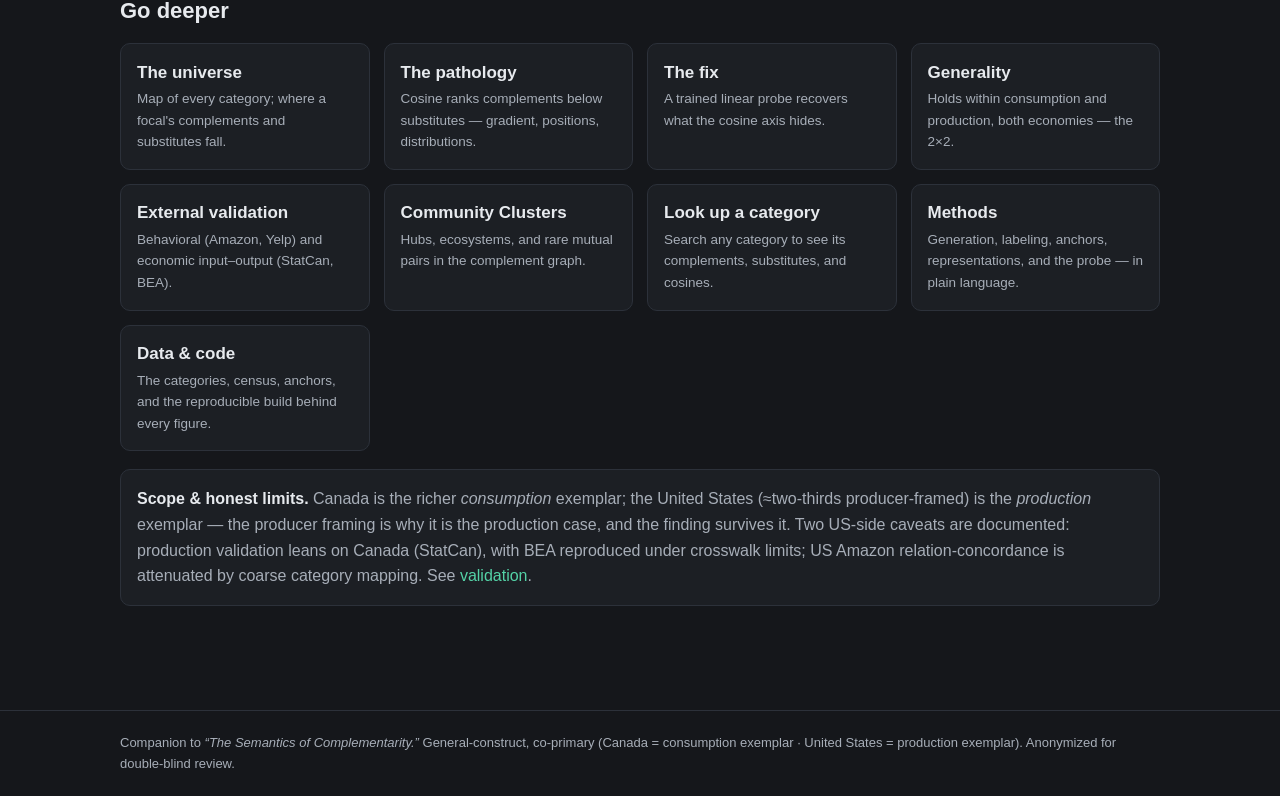
<file: overview.html>
<!doctype html><html lang="en"><head>
<meta charset="utf-8"><meta name="viewport" content="width=device-width,initial-scale=1">
<title>SoC</title>
<script>try{var s=JSON.parse(localStorage.getItem('cv2-state')||'{}');var t=s.theme||localStorage.getItem('site-theme')||'dark';document.documentElement.setAttribute('data-theme',t);document.documentElement.classList.toggle('light',t==='light');}catch(e){}</script>
<link rel="stylesheet" href="assets/app.css">
<style>
  .ov-brief{display:grid;grid-template-columns:repeat(auto-fit,minmax(250px,1fr));gap:14px;margin:14px 0 6px}
  .ov-brief .b{background:var(--bg2);border:1px solid var(--border);border-radius:12px;padding:15px 16px}
  .ov-brief .b .h{font-size:11px;font-weight:700;letter-spacing:.05em;text-transform:uppercase;color:var(--teal);margin:0 0 6px}
  .ov-brief .b p{margin:0;font-size:13.5px;color:var(--fg);line-height:1.52}
  .ov-brief .b .mut{color:var(--fg2)}
  .pipe{display:flex;gap:9px;flex-wrap:wrap;margin:12px 0 6px}
  .pipe .step{flex:1 1 0;min-width:158px;background:var(--bg2);border:1px solid var(--border);border-radius:11px;padding:12px 13px}
  .pipe .step .n{font-size:10.5px;font-weight:700;letter-spacing:.05em;text-transform:uppercase;color:var(--teal)}
  .pipe .step.bad .n{color:var(--coral)}
  .pipe .step .t{font-weight:600;font-size:13.5px;margin:4px 0 3px}
  .pipe .step .d{font-size:12px;color:var(--fg2);line-height:1.46}
  .ov-cta{margin:18px 0;background:var(--bg2);display:flex;flex-wrap:wrap;gap:8px 16px;align-items:center;justify-content:space-between}
  .ov-cta a.go{white-space:nowrap;background:var(--accent);color:#fff;padding:8px 15px;border-radius:8px;font-size:14px;font-weight:600}
  .ov-cta a.go:hover{text-decoration:none;filter:brightness(1.05)}
  .ov-econ .econname{font-size:13px;font-weight:700;color:var(--fg);margin:2px 0 8px;letter-spacing:.01em}
  .ov-econ .econname .emut{font-weight:400;color:var(--fg2)}
  .ov-econ .kpis{margin:0}
</style>
</head><body data-controls="none">
<div id="hdr"></div>
<main><div class="wrap">
  <h1>The Semantics of Complementarity</h1>
  <p class="lead">Economic <strong>complementarity</strong> — the goods and services used or produced <em>together</em> — is encoded in the text embeddings of their descriptions, but it does <strong>not</strong> lie along the cosine-similarity axis everyone measures with. Plain cosine ranks complements <em>below</em> their substitutes (most severely for the strongest transformer embeddings); a one-line learned probe recovers them. The result is <strong>general</strong>: it holds across consumption and production, and across two national economies.</p>

  <h2>What this paper does</h2>
  <div class="ov-brief">
    <div class="b"><p class="h">The research question</p><p>Do modern text embeddings encode economic complementarity — which products and services are used or produced together — and if so, why does standard similarity miss it, and how can it be recovered? <span class="mut">Complements are, by definition, <em>unalike</em>: a flight and a hotel, lumber and nails.</span></p></div>
    <div class="b"><p class="h">What it establishes</p><p>Complementarity is present in embedding space but <em>off</em> the cosine axis. A simple learned probe recovers it (AUC ≈ 0.85–0.91), the finding survives every cut of the data, and it agrees with real behavioral and input–output evidence. <span class="mut">The recovered graph then reveals hubs, ecosystems, and rare mutual pairs.</span></p></div>
    <div class="b"><p class="h">The data</p><p>≈3,000–3,500 NAPCS detailed categories per economy (Canada + United States); ≈16k–18k LLM-elicited complement pairs (~5.5 per category); same-class substitutes and random pairs as anchors; four text embeddings; four external datasets. <span class="mut">Every headline number on this site reads from one canonical results file.</span></p></div>
  </div>

  <h2>How it works</h2>
  <div class="pipe">
    <div class="step"><div class="n">1 · Elicit</div><div class="t">Name the complements</div><div class="d">For each category, an LLM names the categories genuinely <b>used together</b> with it; same-class siblings are its substitutes.</div></div>
    <div class="step"><div class="n">2 · Embed</div><div class="t">Four representations</div><div class="d">Every category's text, embedded four ways — TF-IDF, GloVe, Gemini, OpenAI — anisotropy-corrected so cosines compare.</div></div>
    <div class="step bad"><div class="n">3 · Cosine fails</div><div class="t">Complements rank low</div><div class="d">Plain cosine ranks complements <b>below</b> substitutes — AUC under 0.5. Similarity is the wrong ruler.</div></div>
    <div class="step"><div class="n">4 · Probe recovers</div><div class="t">A learned read-out</div><div class="d">Logistic regression on the pair's element-wise product and absolute difference lifts AUC to <b>~0.85–0.91</b>.</div></div>
    <div class="step"><div class="n">5 · Validate</div><div class="t">Against the world</div><div class="d">The recovered structure matches Amazon co-purchase, Yelp co-visitation, and StatCan / BEA input–output flows.</div></div>
  </div>

  <h2>The result</h2>
  <div class="ov-econ">
    <div class="econname">Canada <span class="emut">· consumption exemplar</span></div>
    <div class="kpis" id="kpis-CA"></div>
    <div class="econname" style="margin-top:16px">United States <span class="emut">· production exemplar</span></div>
    <div class="kpis" id="kpis-US"></div>
  </div>
  <div class="card" style="margin:16px 0 0">
    <h3 style="margin-top:0">Generality at a glance</h3>
    <p class="muted" style="margin-top:0;font-size:13px">Economy × domain — complement-vs-substitute cosine AUC (transformers; below 0.50 = pathology) and the Gemini probe AUC (above 0.50 = recovery).</p>
    <table class="data" style="max-width:580px">
      <tr><th></th><th>Consumption</th><th>Production</th></tr>
      <tr><th>Canada</th><td class="cell-info" id="g-CA-consumption">cosine 0.07 · probe 0.84</td><td class="cell-info" id="g-CA-production">cosine 0.05 · probe 0.90</td></tr>
      <tr><th>United States</th><td class="cell-info" id="g-US-consumption">cosine 0.11 · probe 0.82</td><td class="cell-info" id="g-US-production">cosine 0.12 · probe 0.85</td></tr>
    </table>
    <p style="margin-bottom:0;font-size:13.5px"><a href="generality.html">Interactive 2×2 →</a> &nbsp;·&nbsp; <a href="explore-3d.html">Explore the universe →</a> &nbsp;·&nbsp; <a href="analytics-braided.html#s4">Generality in the analysis →</a></p>
  </div>

  <div class="card ov-cta">
    <div><strong>Read the full analysis.</strong> <span class="muted">Seven sections, from the phenomenon to the structure it unlocks — each with live, interactive exhibits.</span></div>
    <a class="go" href="analytics-braided.html">Open Analytics →</a>
  </div>

  <h2>Go deeper</h2>
  <div class="cards">
    <a class="card" href="explore-3d.html"><h3>The universe</h3><p class="muted">Map of every category; where a focal's complements and substitutes fall.</p></a>
    <a class="card" href="analytics-braided.html#s2"><h3>The pathology</h3><p class="muted">Cosine ranks complements below substitutes — gradient, positions, distributions.</p></a>
    <a class="card" href="analytics-braided.html#s3"><h3>The fix</h3><p class="muted">A trained linear probe recovers what the cosine axis hides.</p></a>
    <a class="card" href="generality.html"><h3>Generality</h3><p class="muted">Holds within consumption and production, both economies — the 2×2.</p></a>
    <a class="card" href="validation.html"><h3>External validation</h3><p class="muted">Behavioral (Amazon, Yelp) and economic input–output (StatCan, BEA).</p></a>
    <a class="card" href="ecosystems.html"><h3>Community Clusters</h3><p class="muted">Hubs, ecosystems, and rare mutual pairs in the complement graph.</p></a>
    <a class="card" href="explore-2d.html"><h3>Look up a category</h3><p class="muted">Search any category to see its complements, substitutes, and cosines.</p></a>
    <a class="card" href="methods.html"><h3>Methods</h3><p class="muted">Generation, labeling, anchors, representations, and the probe — in plain language.</p></a>
    <a class="card" href="data.html"><h3>Data &amp; code</h3><p class="muted">The categories, census, anchors, and the reproducible build behind every figure.</p></a>
  </div>

  <div class="card" style="background:var(--bg2)">
    <strong>Scope &amp; honest limits.</strong> <span class="muted">Canada is the richer <em>consumption</em> exemplar; the United States (≈two-thirds producer-framed) is the <em>production</em> exemplar — the producer framing is why it is the production case, and the finding survives it. Two US-side caveats are documented: production validation leans on Canada (StatCan), with BEA reproduced under crosswalk limits; US Amazon relation-concordance is attenuated by coarse category mapping. See <a href="validation.html">validation</a>.</span>
  </div>
</div></main>
<div id="ftr"></div>
<script src="assets/app.js"></script>
<script>
/* Both economies' headline numbers + the 2x2 glance, read from the single source of truth (RESULTS_CANONICAL.json). */
function tiles(x){return ''+
  '<div class="kpi"><div class="v">'+x.universe.detailed_categories.toLocaleString()+'</div><div class="l">detailed categories</div></div>'+
  '<div class="kpi"><div class="v">'+x.headline_6_4.gemini.comp_vs_sub_cosine_auc.toFixed(3)+'</div><div class="l">comp-vs-sub cosine AUC (Gemini) — pathology &lt;0.5</div></div>'+
  '<div class="kpi"><div class="v">'+x.probe_6_5.gemini.probe_auc.toFixed(3)+'</div><div class="l">probe AUC (Gemini) — recovery &gt;0.5</div></div>'+
  '<div class="kpi"><div class="v">'+x.positions_6_2.gemini.position_pct.toFixed(1)+'%</div><div class="l">complement position (random→substitute)</div></div>';}
function fillGlance(RC){['CA','US'].forEach(function(c){['consumption','production'].forEach(function(d){
  var cell=RC[c].two_by_two_6_6[d],el=document.getElementById('g-'+c+'-'+d);
  if(el&&cell)el.textContent='cosine '+cell.cosine_auc_gemini.toFixed(2)+' · probe '+cell.probe_auc_gemini.toFixed(2);});});}
fetch('data/RESULTS_CANONICAL.json').then(function(r){return r.json();}).then(function(RC){
  document.getElementById('kpis-CA').innerHTML=tiles(RC.CA);
  document.getElementById('kpis-US').innerHTML=tiles(RC.US);
  fillGlance(RC);
}).catch(function(e){console.error('canonical load failed',e);});
</script>
</body></html>
</file>
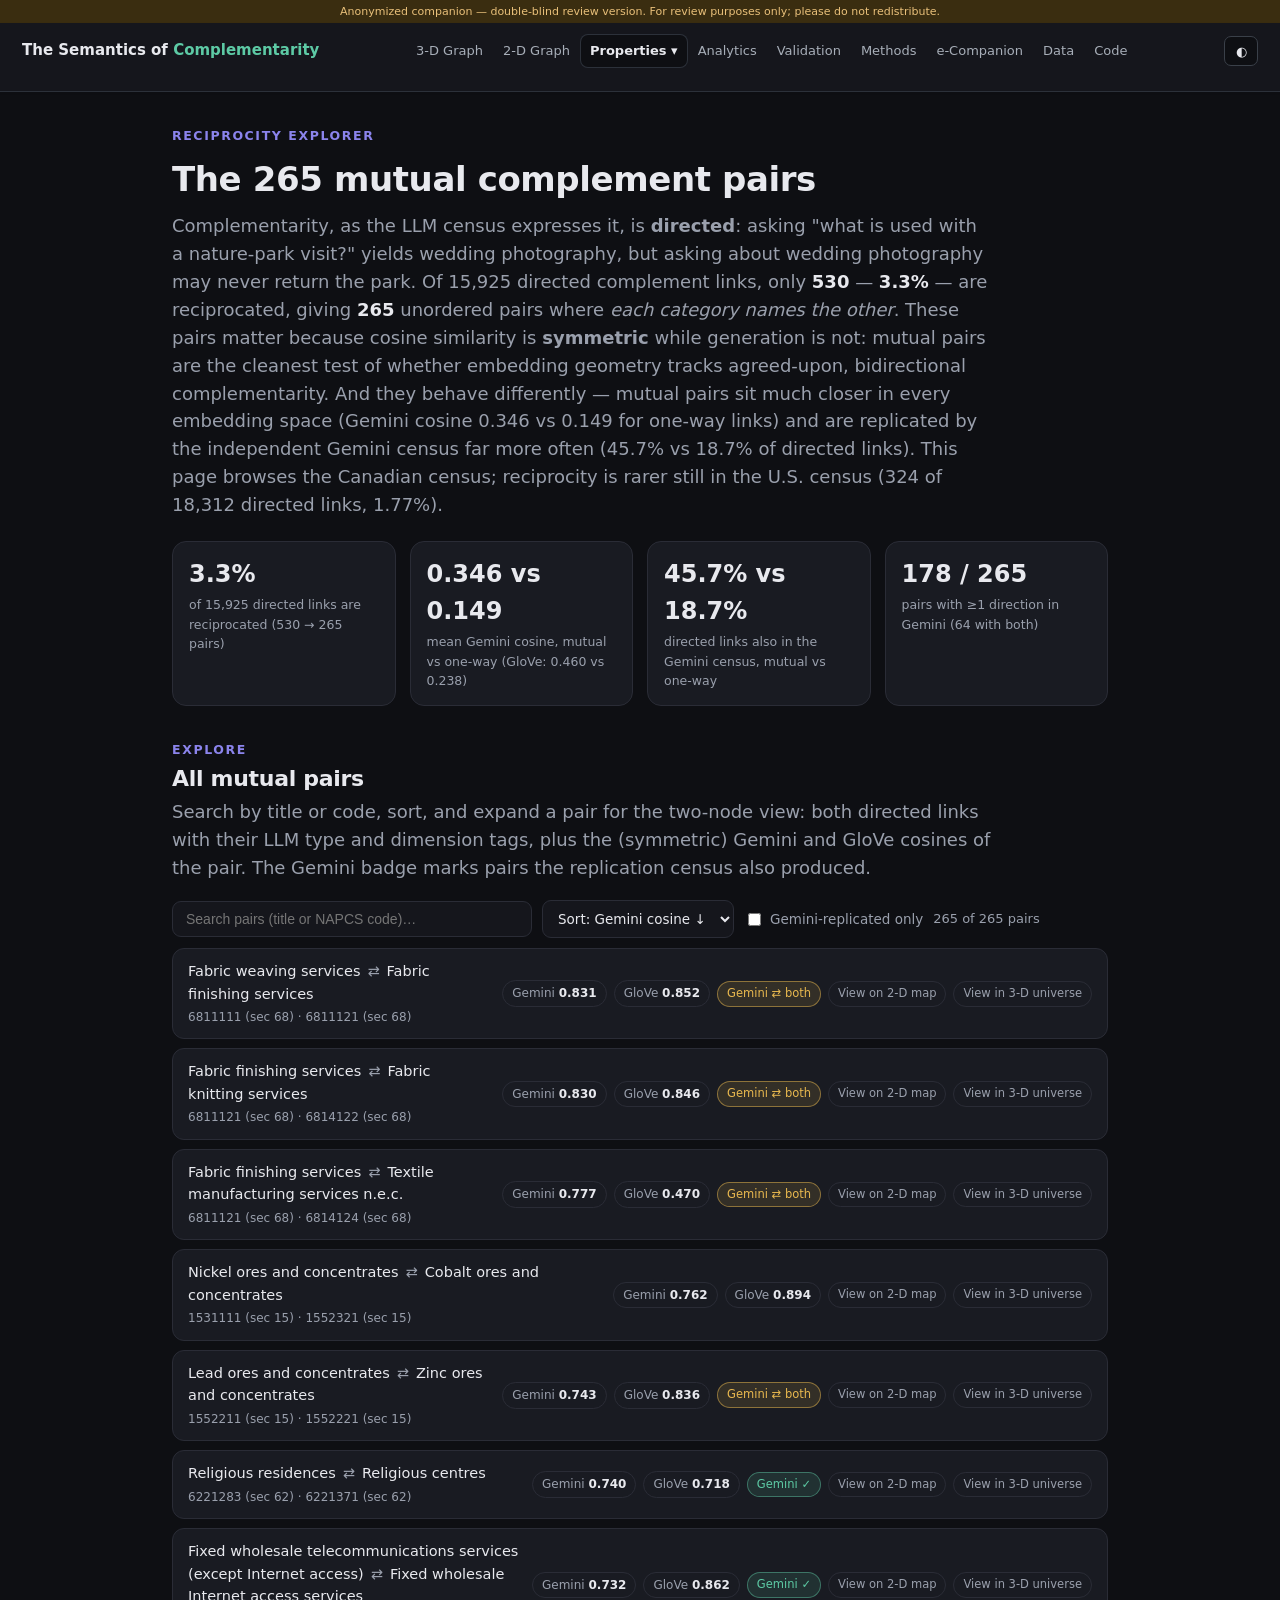
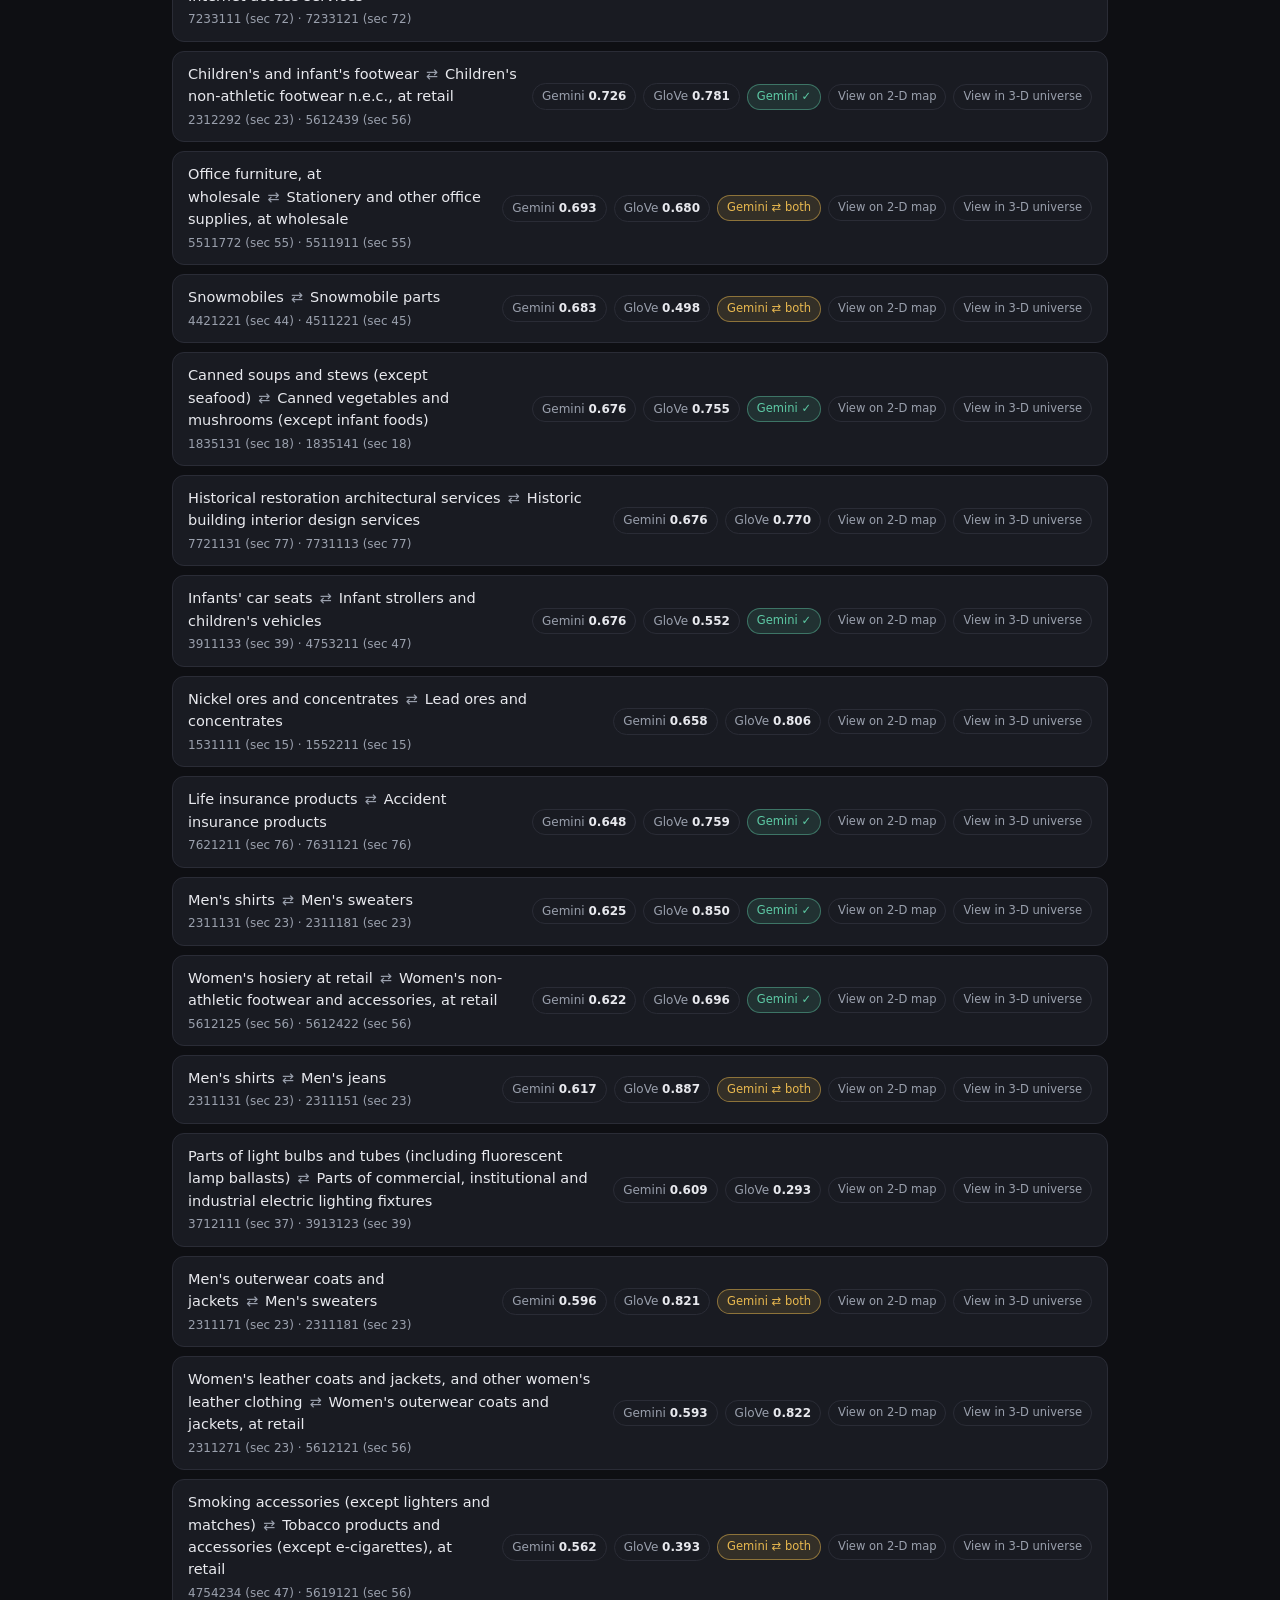
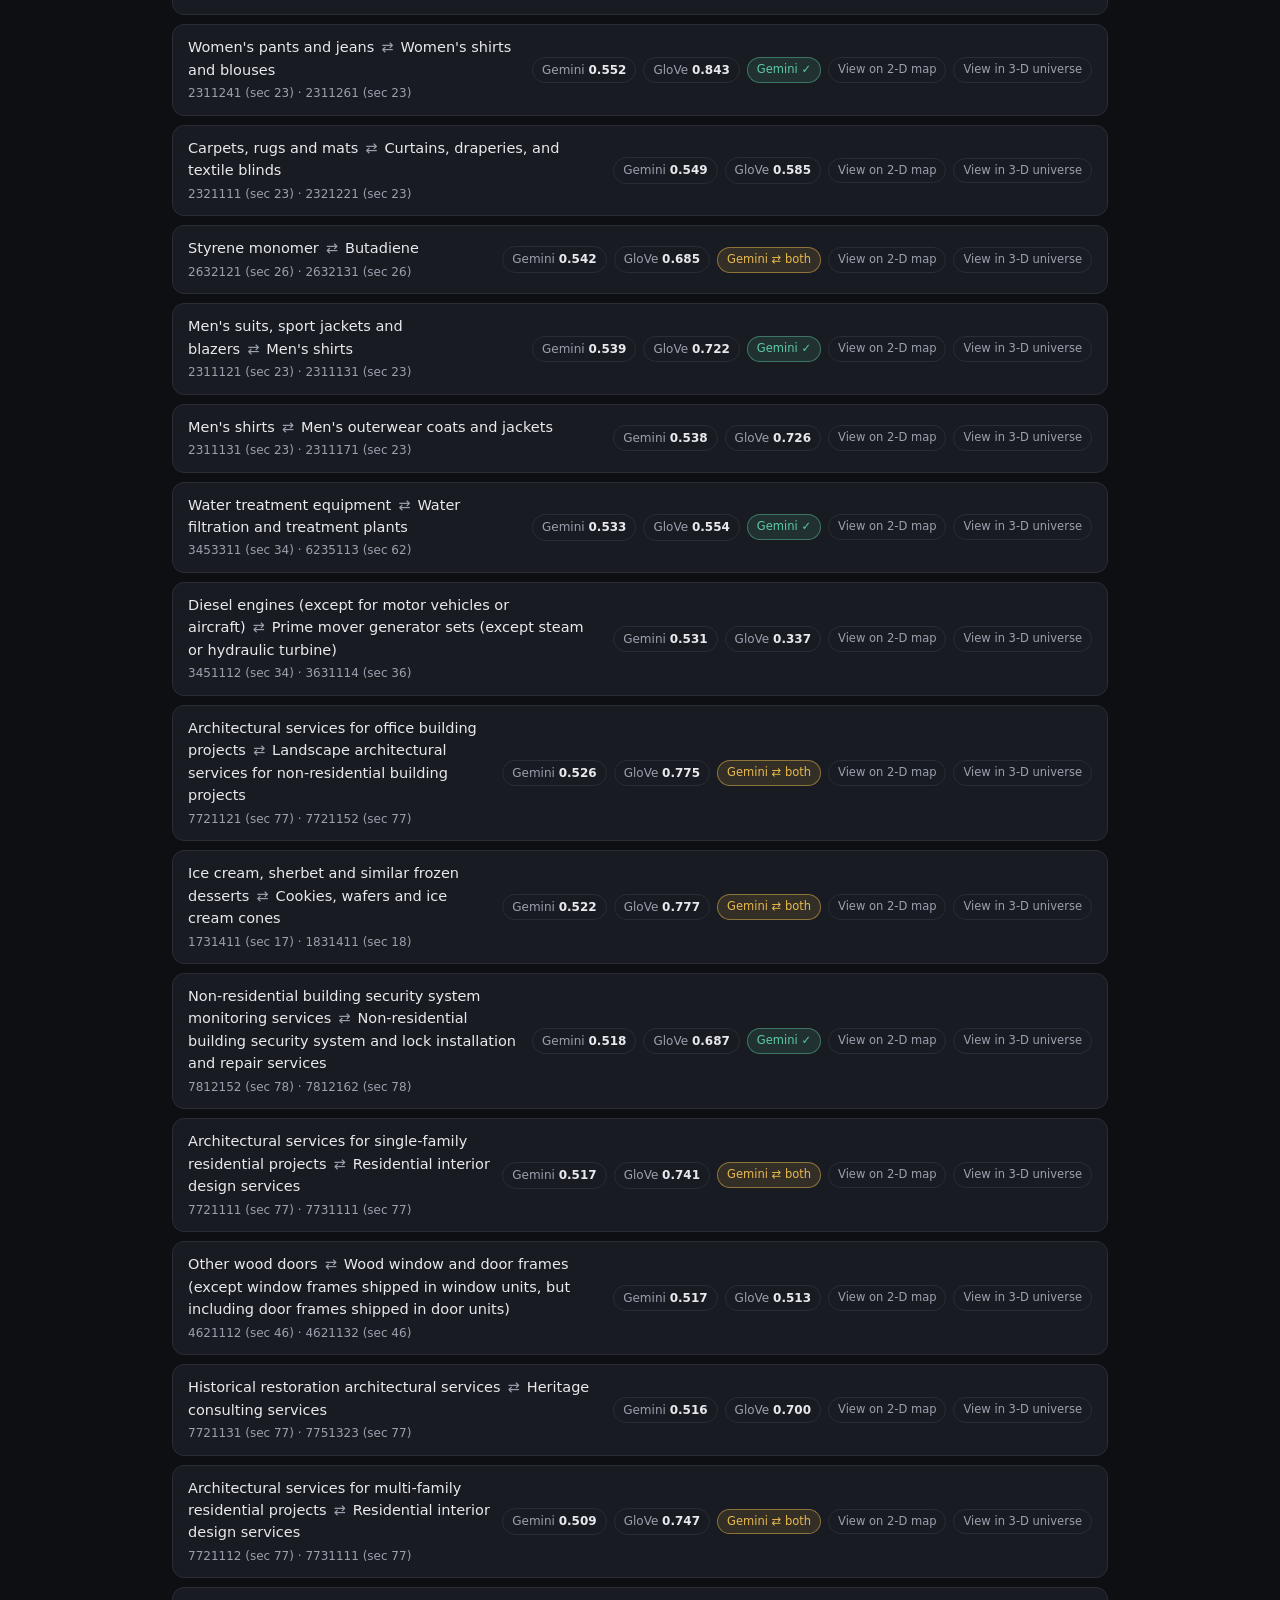
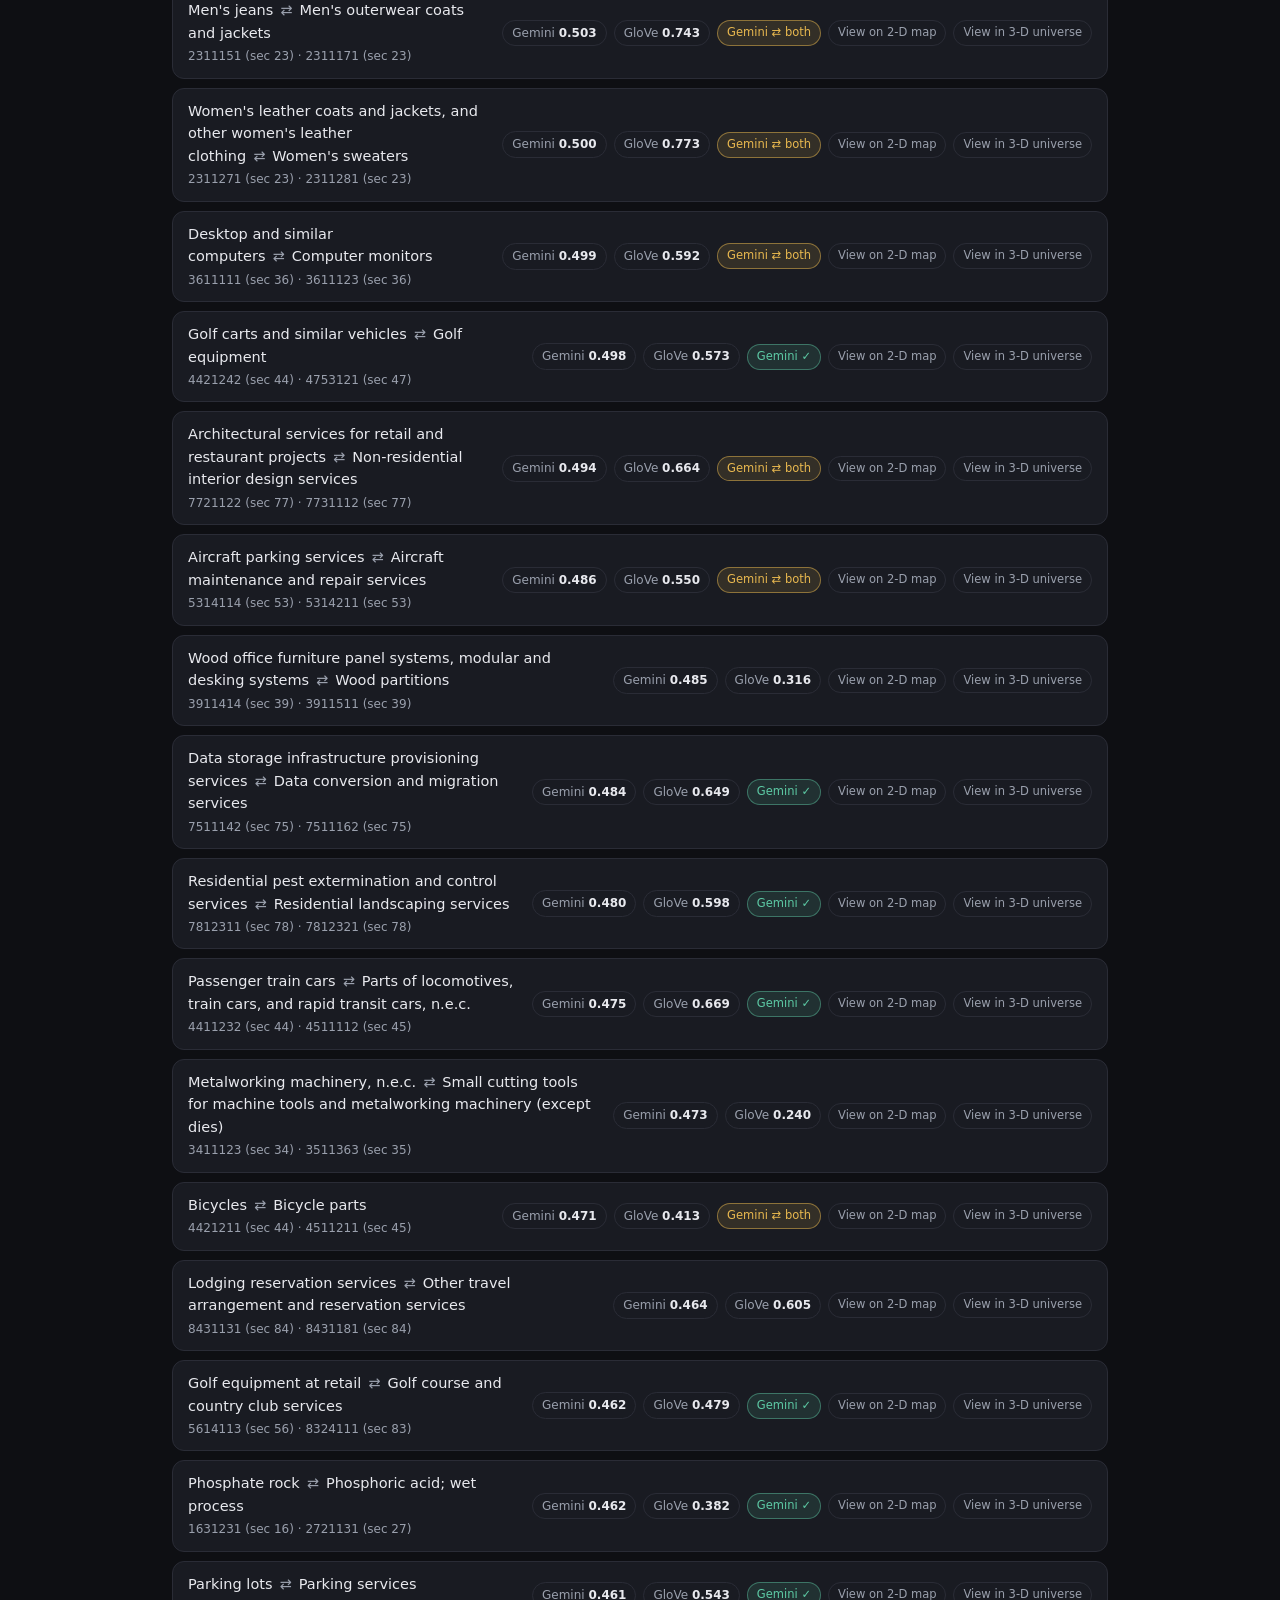
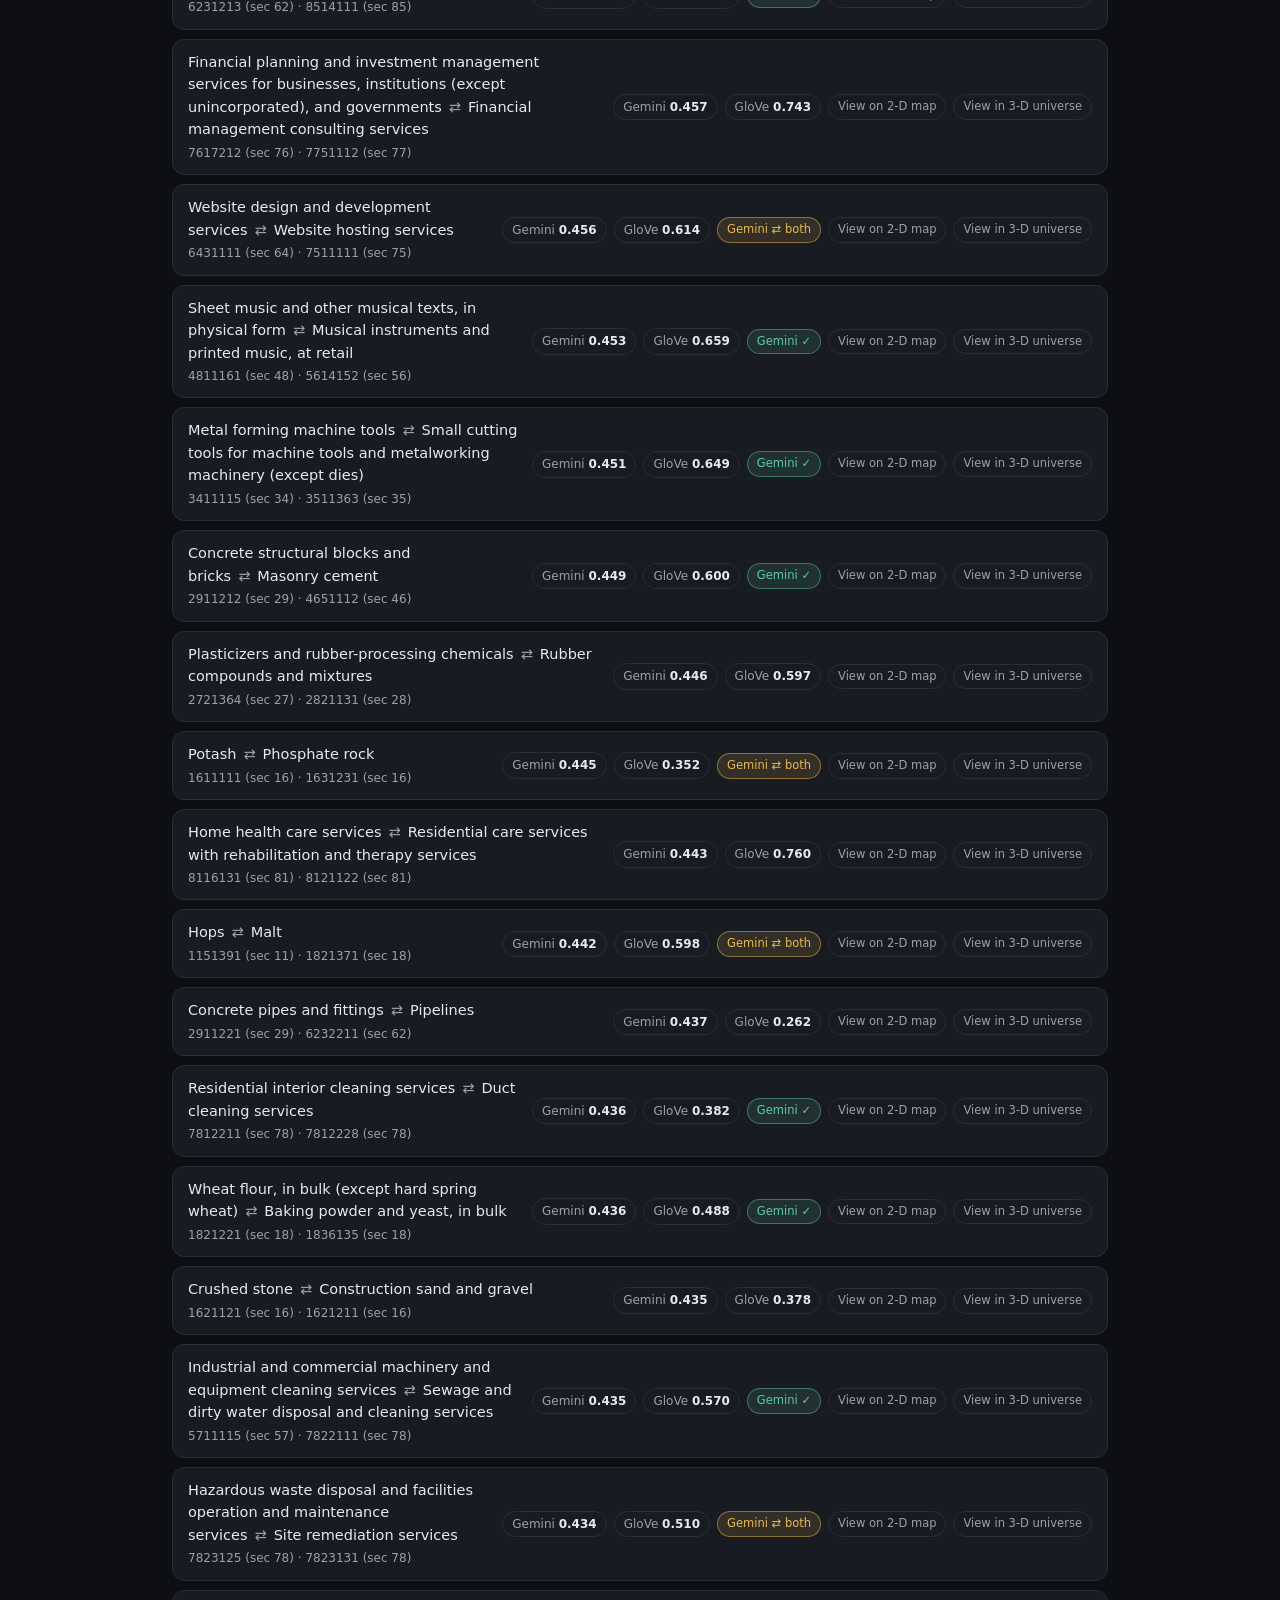
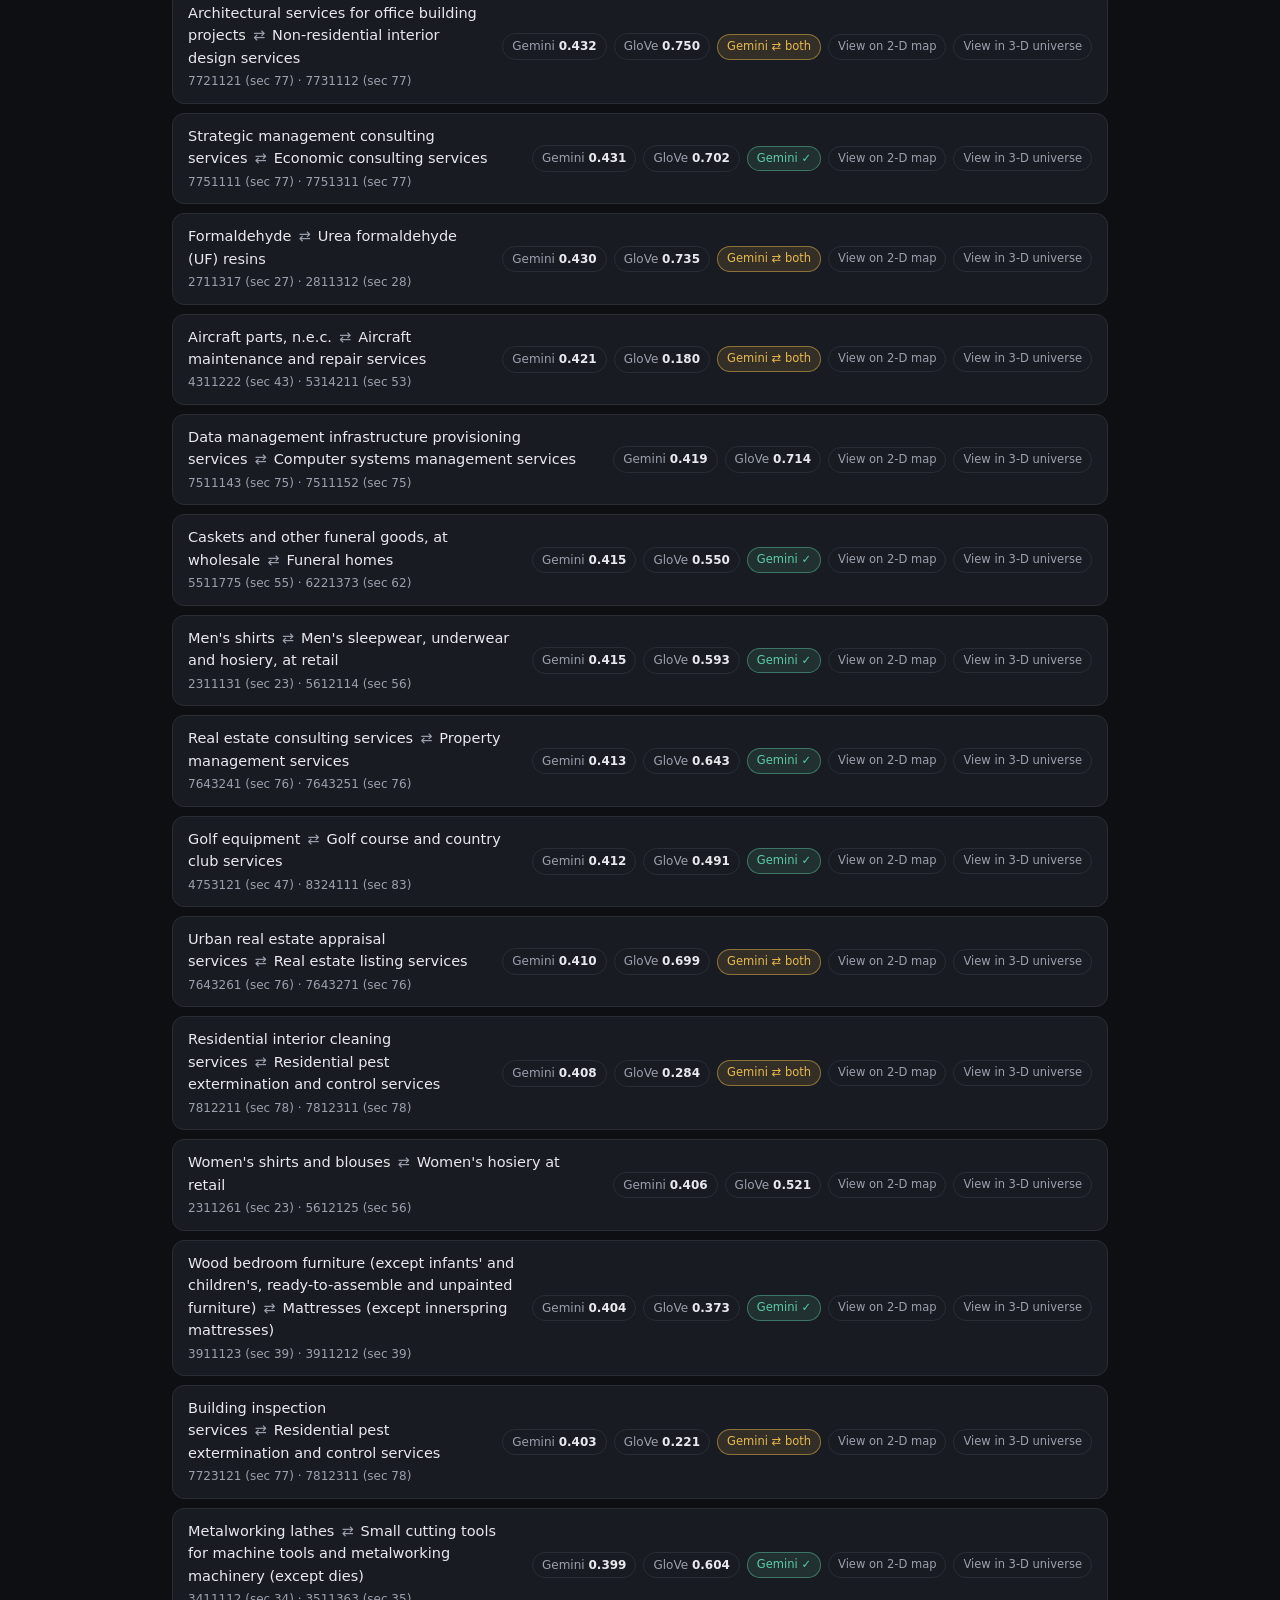
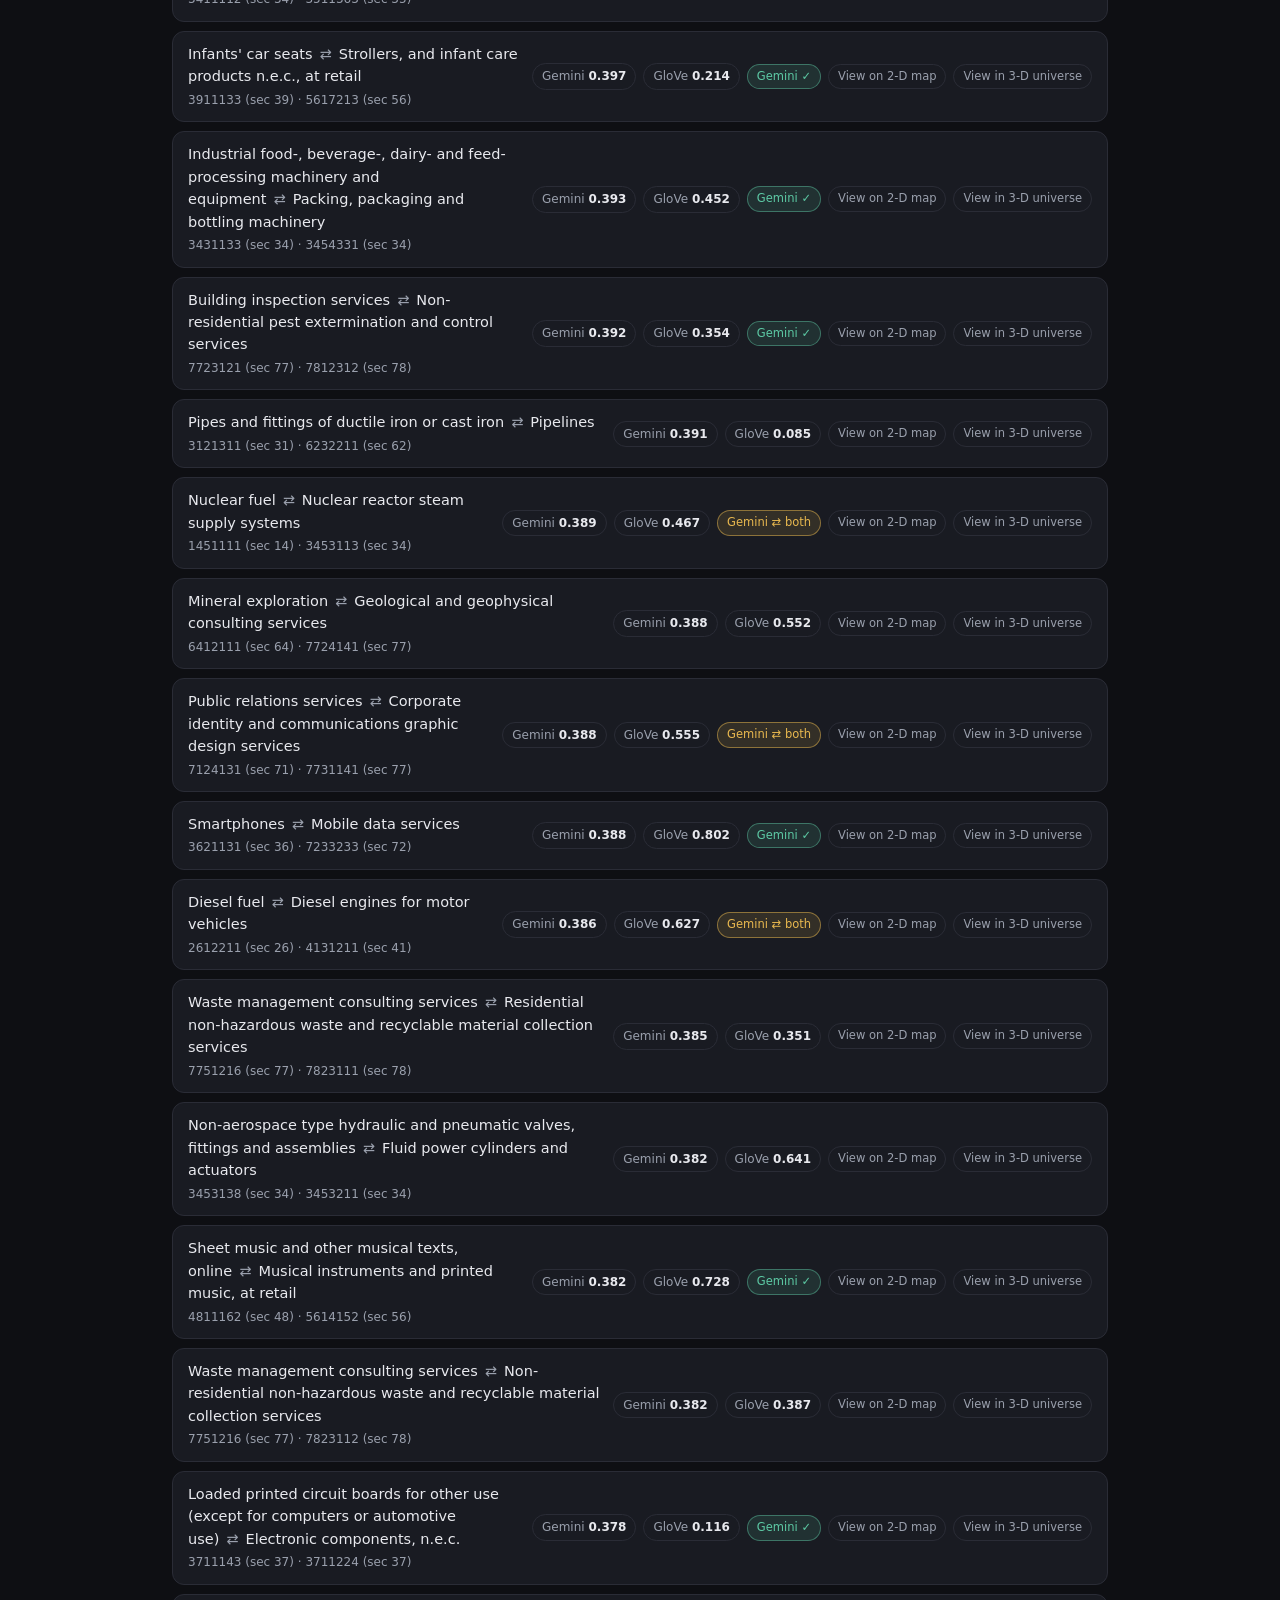
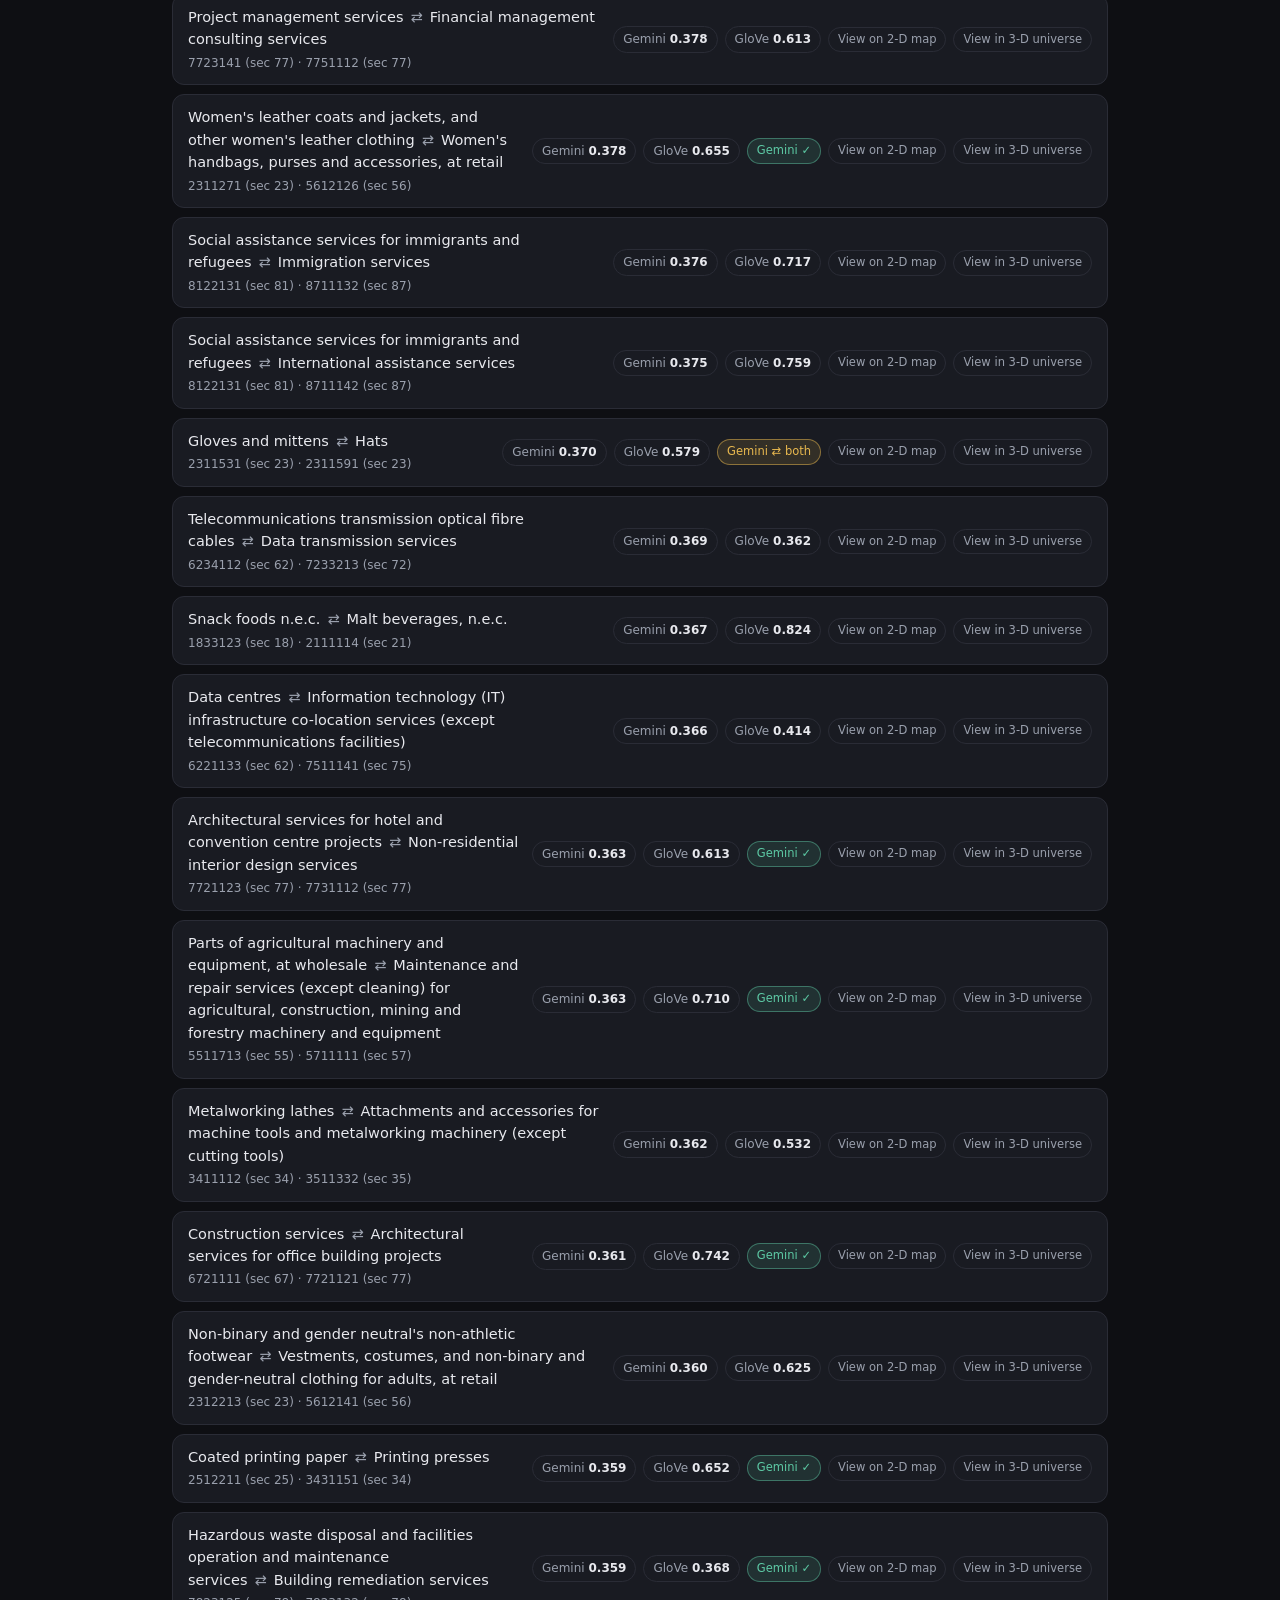
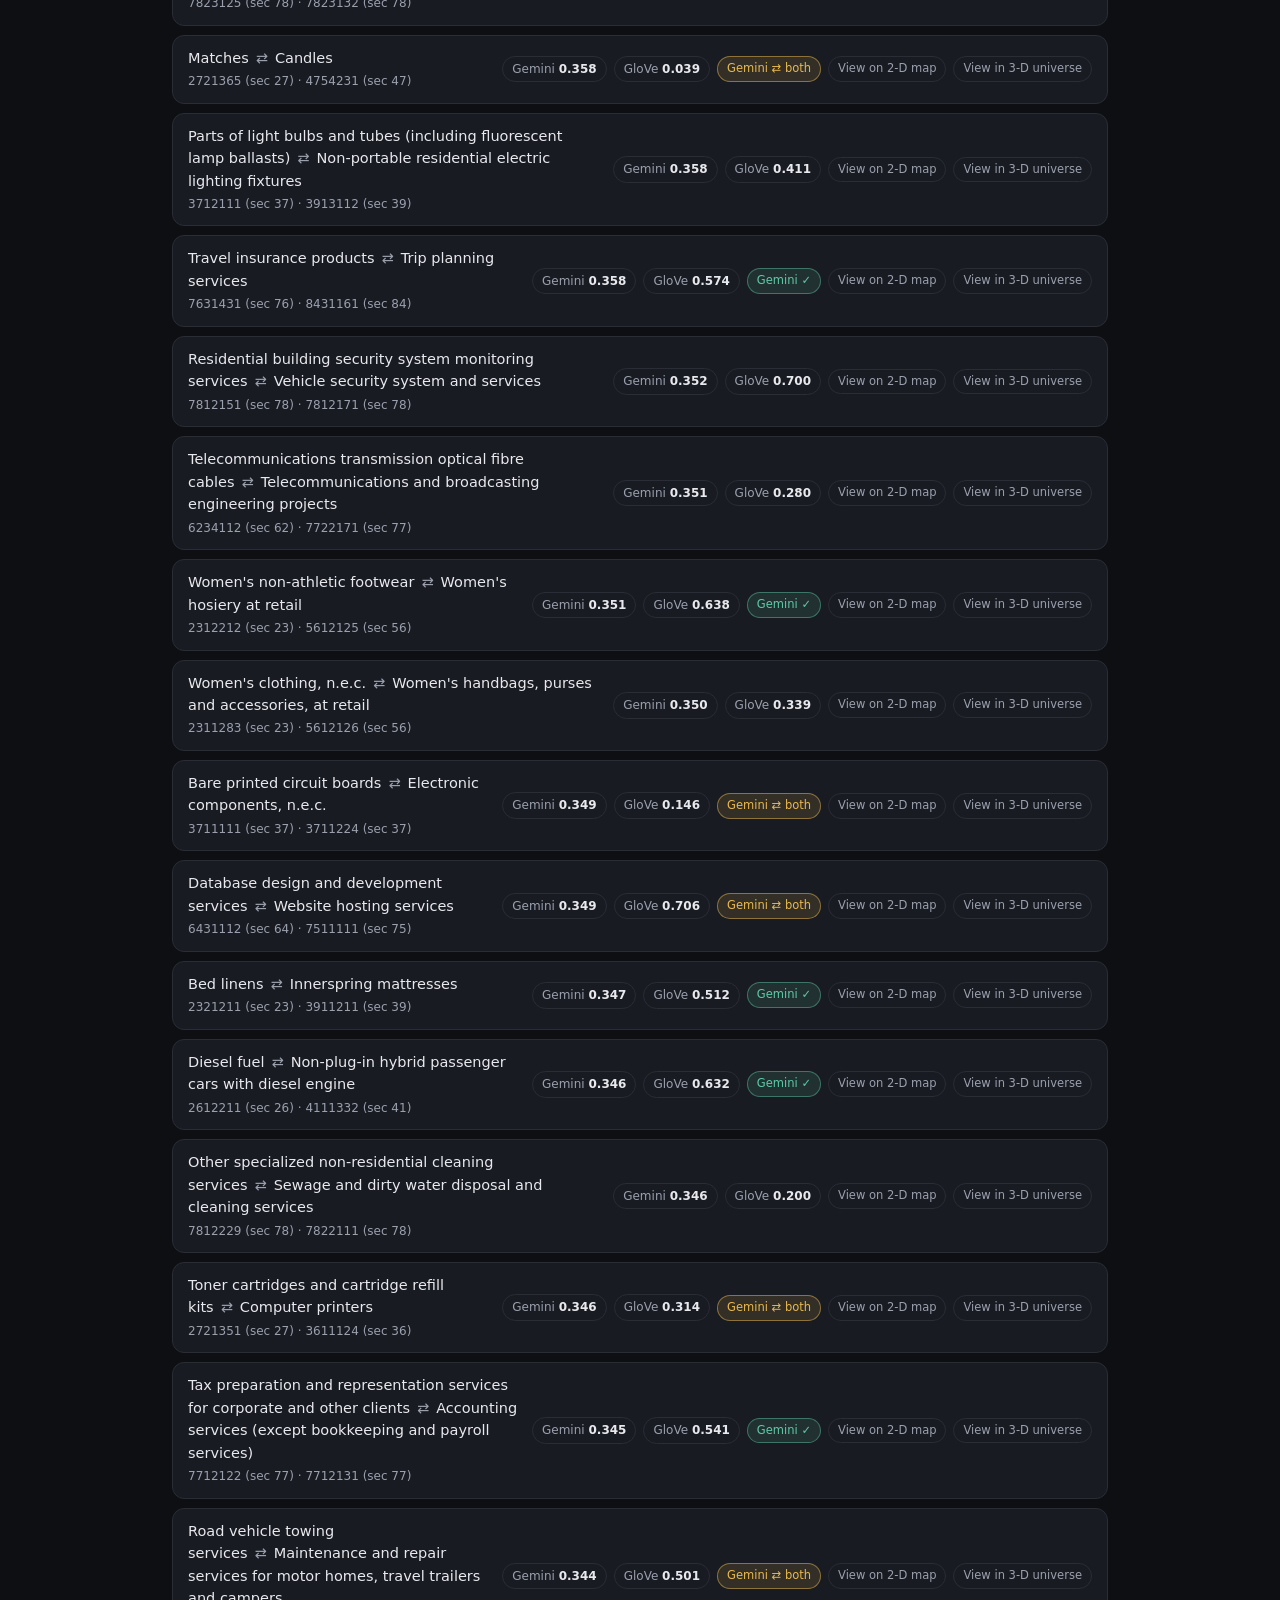
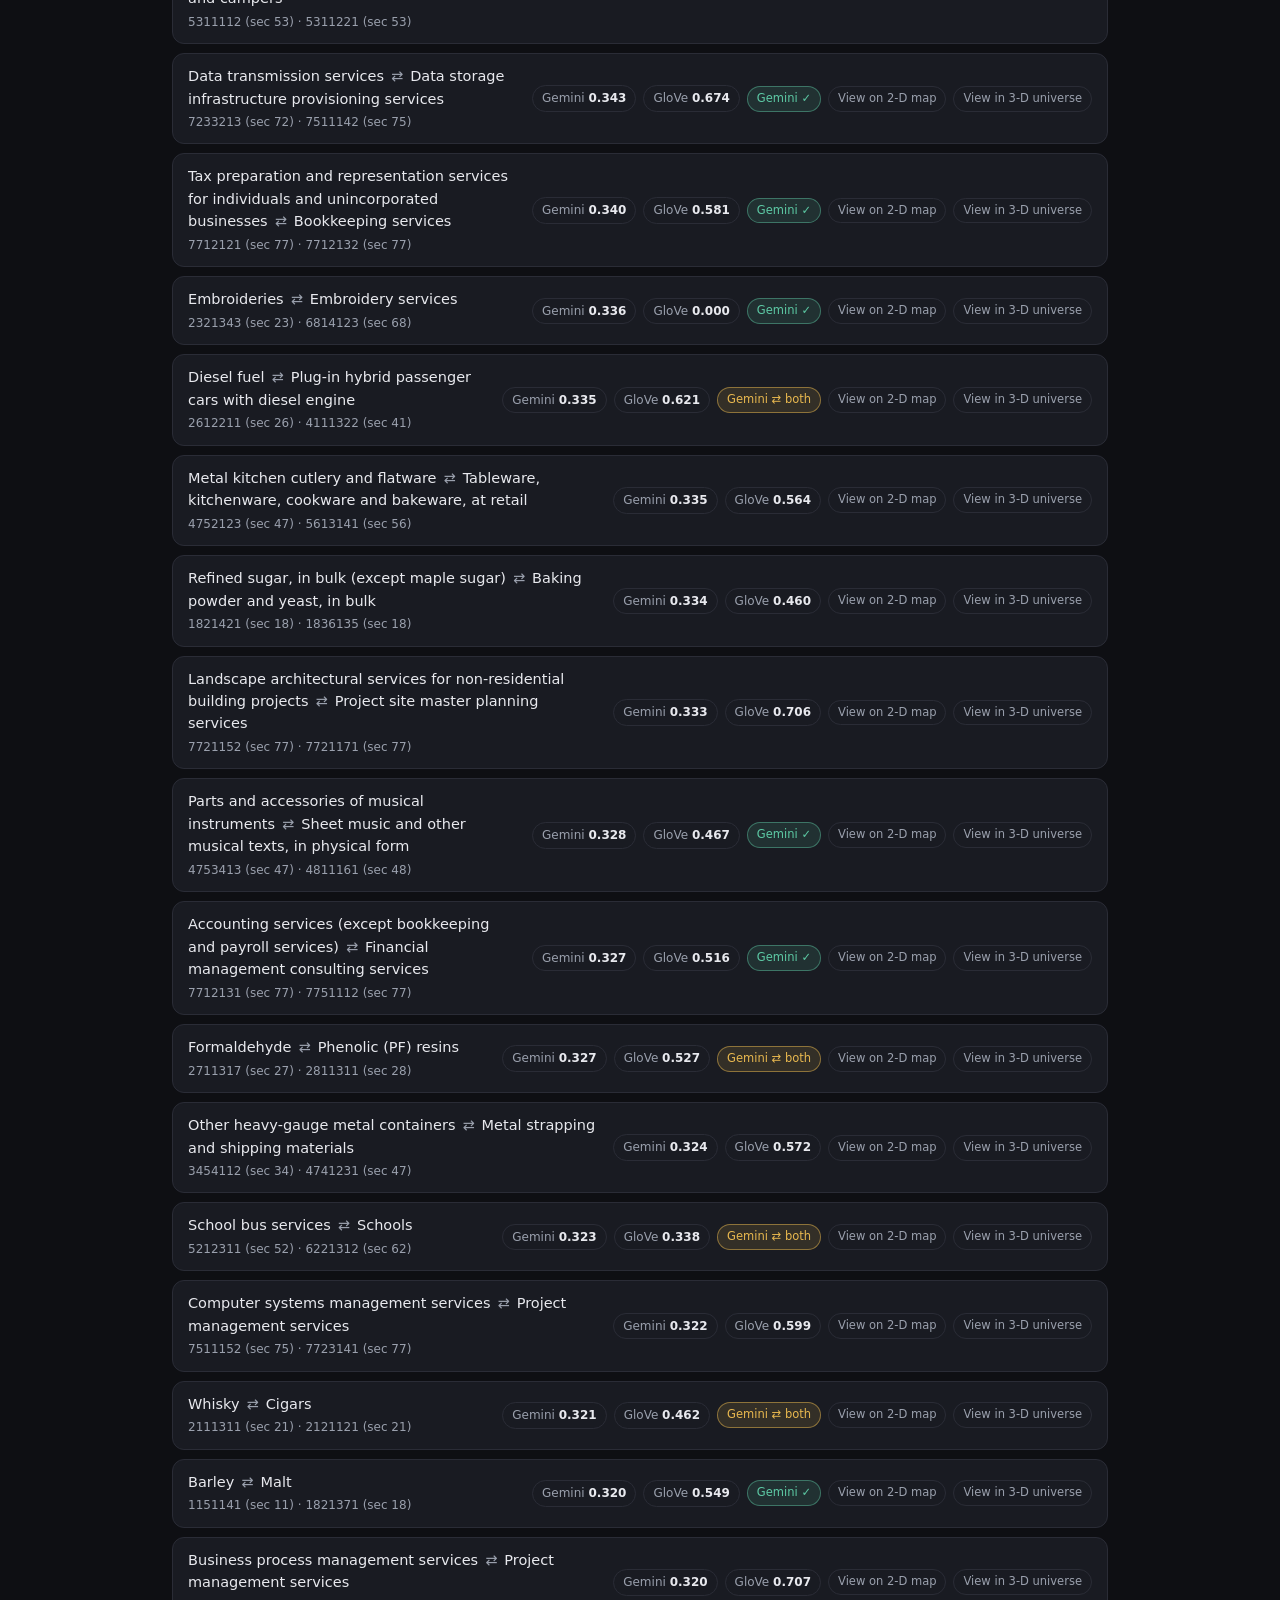
<file: reciprocity.html>
<!doctype html>
<html lang="en">
<head>
<meta charset="utf-8">
<meta name="viewport" content="width=device-width, initial-scale=1">
<title>SoC</title>
<script>try{var s=JSON.parse(localStorage.getItem('cv2-state')||'{}');var t=s.theme||localStorage.getItem('site-theme')||'dark';document.documentElement.setAttribute('data-theme',t);document.documentElement.classList.toggle('light',t==='light');}catch(e){}</script>
<link rel="stylesheet" href="assets/app.css">
<style>
:root{
  --bg:#0e0f13; --bg2:#15161c; --card:#191b22; --line:#2a2c36;
  --fg:#e8e9ee; --mut:#9aa0ad; --teal:#5DCAA5; --coral:#F0997B;
  --acc:#8b84ec; --gold:#e8b84f;
}
*{box-sizing:border-box}
body{margin:0;background:var(--bg);color:var(--fg);
  font-family:system-ui,-apple-system,"Segoe UI",Roboto,sans-serif;line-height:1.55}
a{color:var(--teal);text-decoration:none}
a:hover{text-decoration:underline}
main{max-width:980px;margin:0 auto;padding:34px 22px 80px}
h1{font-size:clamp(24px,3.6vw,34px);line-height:1.2;margin:14px 0 12px;letter-spacing:-.4px}
h2{font-size:22px;margin:0 0 6px;letter-spacing:-.3px}
.kicker{font-size:12.5px;letter-spacing:1.6px;text-transform:uppercase;color:var(--acc);font-weight:650;margin-bottom:6px}
p.lead{color:var(--mut);max-width:820px;margin-top:4px}
.big{font-variant-numeric:tabular-nums;font-weight:700;color:var(--fg)}
.card{background:var(--card);border:1px solid var(--line);border-radius:14px;padding:18px}
footer{margin-top:70px;padding-top:18px;border-top:1px solid var(--line);font-size:13px;color:var(--mut)}
.pill{display:inline-block;font-size:11.5px;padding:2px 9px;border-radius:99px;border:1px solid var(--line);color:var(--mut);margin:2px 3px 2px 0}

.stats3{display:grid;grid-template-columns:repeat(auto-fit,minmax(210px,1fr));gap:14px;margin:22px 0 6px}
.stats3 .card{padding:14px 16px}
.stats3 .v{font-size:24px;font-weight:700;font-variant-numeric:tabular-nums}
.stats3 .k{font-size:12.5px;color:var(--mut);margin-top:2px}
.ctrl{display:flex;gap:10px;flex-wrap:wrap;align-items:center;margin:18px 0 10px}
.ctrl input[type=text]{flex:0 1 360px;padding:9px 13px;border-radius:9px;border:1px solid var(--line);
  background:var(--bg2);color:var(--fg);font-size:14px}
.ctrl select{padding:9px 11px;border-radius:9px;border:1px solid var(--line);background:var(--bg2);color:var(--fg);font-size:13.5px}
.ctrl label{font-size:13.5px;color:var(--mut);display:flex;align-items:center;gap:6px;cursor:pointer}
#pcount{font-size:13px;color:var(--mut)}
.pair{border:1px solid var(--line);border-radius:12px;background:var(--card);margin:9px 0;overflow:hidden}
.phead{display:grid;grid-template-columns:1fr auto;gap:12px;padding:11px 15px;cursor:pointer;align-items:center}
.phead:hover{background:var(--bg2)}
.pt{font-size:14.5px}
.pt .arr{color:var(--mut);padding:0 7px}
.pt .sec{color:var(--mut);font-size:12px}
.pn{display:flex;gap:7px;align-items:center;flex-wrap:wrap;justify-content:flex-end}
.cosc{font-size:12px;padding:3px 9px;border-radius:99px;font-variant-numeric:tabular-nums;border:1px solid var(--line);color:var(--mut)}
.cosc b{color:var(--fg);font-weight:600}
.consb{font-size:11.5px;padding:3px 9px;border-radius:99px;background:rgba(93,202,165,.13);border:1px solid rgba(93,202,165,.45);color:var(--teal)}
.consb.both{background:rgba(232,184,79,.13);border-color:rgba(232,184,79,.5);color:var(--gold)}
.pbody{display:none;border-top:1px solid var(--line);padding:14px 16px;background:var(--bg2)}
.pair.open .pbody{display:block}
.pbody svg{display:block;max-width:100%;height:auto;margin:0 auto}
.tagrow{font-size:12.5px;color:var(--mut);margin-top:8px}
.tagrow b{color:var(--fg);font-weight:550}
.dim{display:inline-block;font-size:11px;padding:1px 8px;border-radius:99px;border:1px solid var(--line);color:var(--mut);margin:1px 2px}
mark{background:rgba(232,184,79,.35);color:inherit;border-radius:3px;padding:0 1px}
.maplink{font-size:11.5px;padding:3px 9px;border-radius:99px;border:1px solid var(--line);color:var(--mut);white-space:nowrap}
.maplink:hover{color:var(--teal);border-color:var(--teal);text-decoration:none}

/* --- theme toggle + light theme --- */
#themeBtn{margin-left:auto;display:inline-flex;align-items:center;gap:6px;padding:4px 11px;border-radius:8px;border:1px solid var(--line);background:transparent;color:var(--mut);font-size:12.5px;cursor:pointer;font-family:inherit}
#themeBtn:hover{color:var(--fg);border-color:var(--mut)}
html.light{--bg:#f7f8fa;--bg2:#eceef2;--card:#ffffff;--line:#d8dbe3;--fg:#1c212e;--mut:#5a6271}
html.light a{color:#1f9d74}
html.light .maplink:hover{color:#1f9d74;border-color:#1f9d74}
html.light .consb{color:#1f9d74}
html.light .consb.both{color:#a8821a}
.pbody svg .nd{fill:#1c1e26}.pbody svg .t1{fill:#e8e9ee}.pbody svg .t2{fill:#cfd2da}.pbody svg .t3{fill:#8a8f9c}
html.light .pbody svg .nd{fill:#ffffff}
html.light .pbody svg .t1{fill:#1c212e}
html.light .pbody svg .t2{fill:#39404e}
html.light .pbody svg .t3{fill:#5a6271}
html.light .maplink{color:var(--mut)}
html.light .pill{color:var(--mut)}
</style>
</head>
<body data-controls="none">
<div id="hdr"></div>
<main>

<header>
  <div class="kicker">Reciprocity explorer</div>
  <h1>The 265 mutual complement pairs</h1>
  <p class="lead">
    Complementarity, as the LLM census expresses it, is <b>directed</b>: asking "what is used with a
    nature-park visit?" yields wedding photography, but asking about wedding photography may never return the park. Of 15,925
    directed complement links, only <span class="big">530</span> — <span class="big">3.3%</span> —
    are reciprocated, giving <span class="big">265</span> unordered pairs where <i>each category
    names the other</i>. These pairs matter because cosine similarity is <b>symmetric</b> while
    generation is not: mutual pairs are the cleanest test of whether embedding geometry tracks
    agreed-upon, bidirectional complementarity. And they behave differently — mutual pairs sit much
    closer in every embedding space (Gemini cosine 0.346 vs 0.149 for one-way links) and are
    replicated by the independent Gemini census far more often (45.7% vs 18.7% of directed links).
    This page browses the Canadian census; reciprocity is rarer still in the U.S. census (324 of
    18,312 directed links, 1.77%).
  </p>
  <div class="stats3">
    <div class="card"><div class="v">3.3%</div><div class="k">of 15,925 directed links are reciprocated (530 → 265 pairs)</div></div>
    <div class="card"><div class="v">0.346 vs 0.149</div><div class="k">mean Gemini cosine, mutual vs one-way (GloVe: 0.460 vs 0.238)</div></div>
    <div class="card"><div class="v">45.7% vs 18.7%</div><div class="k">directed links also in the Gemini census, mutual vs one-way</div></div>
    <div class="card"><div class="v">178 / 265</div><div class="k">pairs with ≥1 direction in Gemini (64 with both)</div></div>
  </div>
</header>

<section style="margin-top:34px">
  <div class="kicker">Explore</div>
  <h2>All mutual pairs</h2>
  <p class="lead">Search by title or code, sort, and expand a pair for the two-node view: both
  directed links with their LLM type and dimension tags, plus the (symmetric) Gemini and GloVe
  cosines of the pair. The Gemini badge marks pairs the replication census also produced.</p>
  <div class="ctrl">
    <input type="text" id="q" placeholder="Search pairs (title or NAPCS code)…" autocomplete="off">
    <select id="sort">
      <option value="gd">Sort: Gemini cosine ↓</option>
      <option value="ga">Gemini cosine ↑</option>
      <option value="vd">GloVe cosine ↓</option>
      <option value="va">GloVe cosine ↑</option>
      <option value="az">Alphabetical</option>
    </select>
    <label><input type="checkbox" id="conly"> Gemini-replicated only</label>
    <span id="pcount"></span>
  </div>
  <div id="plist"></div>
</section>

<footer>
  Pairs computed from <a href="data.html">census_complements.json</a> (GPT-4o, primary run):
  unordered {A,B} with both A→B and B→A present. Cosines: centered &amp; L2-normalized Gemini /
  GloVe embeddings (same convention as the ego cards). Gemini-replicated badge: direction also present in
  census_complements_gemini-2.5-pro.json. Mutual-vs-one-way statistics from the analytics results
  (Mann–Whitney p &lt; 10<sup>-86</sup> in all four embedding spaces).
</footer>
</main>

<script>
const RECIP={"stats":{"n_directed":15925,"n_mutual_directed":530,"n_pairs":265,"frac":0.0333,"mut_gem":0.346,"one_gem":0.149,"mut_glo":0.46,"one_glo":0.238,"mut_cons":0.457,"one_cons":0.187,"pairs_cons_any":178,"pairs_cons_both":64},"pairs":[{"a":"7712131","b":"7751112","at":"Accounting services (except bookkeeping and payroll services)","bt":"Financial management consulting services","g":0.327,"v":0.516,"cab":1,"cba":0,"tab":["service",["functional","occasion"]],"tba":["service",["functional","demand_spillover"]]},{"a":"7731142","b":"7761151","at":"Advertising graphic design services","bt":"Commercial and industrial photography services","g":0.291,"v":0.38,"cab":1,"cba":1,"tab":["service",["functional","occasion"]],"tba":["service",["functional","occasion"]]},{"a":"2721141","b":"7821111","at":"Agricultural, commercial and institutional mixed fertilizers","bt":"Water delivered by water works and irrigation systems","g":0.093,"v":0.119,"cab":0,"cba":0,"tab":["product",["functional","occasion"]],"tba":["product",["functional","occasion"]]},{"a":"4311212","b":"5314211","at":"Aircraft engine parts and accessories (except propellers and rotors)","bt":"Aircraft maintenance and repair services","g":0.291,"v":0.404,"cab":1,"cba":1,"tab":["product",["functional","occasion"]],"tba":["service",["functional","occasion"]]},{"a":"5314114","b":"5314211","at":"Aircraft parking services","bt":"Aircraft maintenance and repair services","g":0.486,"v":0.55,"cab":1,"cba":1,"tab":["service",["functional","occasion"]],"tba":["service",["functional","occasion"]]},{"a":"5314114","b":"6231231","at":"Aircraft parking services","bt":"Runways","g":0.252,"v":0.279,"cab":0,"cba":1,"tab":["service",["functional","occasion"]],"tba":["product",["functional","occasion"]]},{"a":"4311222","b":"5314211","at":"Aircraft parts, n.e.c.","bt":"Aircraft maintenance and repair services","g":0.421,"v":0.18,"cab":1,"cba":1,"tab":["product",["functional","occasion"]],"tba":["service",["functional","occasion","demand_spillover"]]},{"a":"7721141","b":"7751212","at":"Architectural advisory services","bt":"Environmental audits","g":0.211,"v":0.49,"cab":0,"cba":0,"tab":["service",["functional","occasion"]],"tba":["service",["functional","occasion"]]},{"a":"7721123","b":"7731112","at":"Architectural services for hotel and convention centre projects","bt":"Non-residential interior design services","g":0.363,"v":0.613,"cab":1,"cba":0,"tab":["service",["functional","occasion"]],"tba":["service",["functional","occasion"]]},{"a":"7721112","b":"7723111","at":"Architectural services for multi-family residential projects","bt":"Drafting services","g":0.292,"v":0.455,"cab":1,"cba":0,"tab":["service",["functional","occasion"]],"tba":["service",["functional","sequential"]]},{"a":"7721112","b":"7731111","at":"Architectural services for multi-family residential projects","bt":"Residential interior design services","g":0.509,"v":0.747,"cab":1,"cba":1,"tab":["service",["functional","occasion"]],"tba":["service",["functional","occasion"]]},{"a":"7721121","b":"7723111","at":"Architectural services for office building projects","bt":"Drafting services","g":0.271,"v":0.526,"cab":1,"cba":0,"tab":["service",["functional","occasion"]],"tba":["service",["functional","sequential"]]},{"a":"7721121","b":"7721152","at":"Architectural services for office building projects","bt":"Landscape architectural services for non-residential building projects","g":0.526,"v":0.775,"cab":1,"cba":1,"tab":["service",["functional","occasion"]],"tba":["service",["functional","occasion"]]},{"a":"7721121","b":"7731112","at":"Architectural services for office building projects","bt":"Non-residential interior design services","g":0.432,"v":0.75,"cab":1,"cba":1,"tab":["service",["functional","occasion"]],"tba":["service",["functional","occasion"]]},{"a":"7721122","b":"7731112","at":"Architectural services for retail and restaurant projects","bt":"Non-residential interior design services","g":0.494,"v":0.664,"cab":1,"cba":1,"tab":["service",["functional","occasion"]],"tba":["service",["functional","occasion"]]},{"a":"7721111","b":"7723111","at":"Architectural services for single-family residential projects","bt":"Drafting services","g":0.307,"v":0.449,"cab":1,"cba":1,"tab":["service",["functional","occasion"]],"tba":["service",["functional","sequential"]]},{"a":"7721111","b":"7731111","at":"Architectural services for single-family residential projects","bt":"Residential interior design services","g":0.517,"v":0.741,"cab":1,"cba":1,"tab":["service",["functional","occasion"]],"tba":["service",["functional","occasion"]]},{"a":"3511332","b":"6814155","at":"Attachments and accessories for machine tools and metalworking machinery (except cutting tools)","bt":"Machine shop services","g":0.107,"v":0.115,"cab":0,"cba":0,"tab":["product",["functional","sequential"]],"tba":["service",["functional","occasion"]]},{"a":"2613111","b":"5314211","at":"Aviation gasoline","bt":"Aircraft maintenance and repair services","g":0.256,"v":0.188,"cab":1,"cba":0,"tab":["product",["functional","occasion"]],"tba":["service",["functional","occasion"]]},{"a":"2613121","b":"5314211","at":"Aviation turbo fuel, kerosene type","bt":"Aircraft maintenance and repair services","g":0.255,"v":0.232,"cab":1,"cba":0,"tab":["product",["functional","occasion"]],"tba":["service",["functional","occasion"]]},{"a":"2613122","b":"5314211","at":"Aviation turbo fuel, naphtha type","bt":"Aircraft maintenance and repair services","g":0.274,"v":0.218,"cab":1,"cba":0,"tab":["product",["functional","occasion"]],"tba":["service",["functional","occasion"]]},{"a":"3711111","b":"6814171","at":"Bare printed circuit boards","bt":"Computer and electronic component manufacturing services","g":0.218,"v":0.269,"cab":1,"cba":1,"tab":["product",["functional","sequential","occasion"]],"tba":["service",["functional","sequential"]]},{"a":"3711111","b":"6814172","at":"Bare printed circuit boards","bt":"Electrical component manufacturing services","g":0.214,"v":0.272,"cab":0,"cba":0,"tab":["product",["functional","sequential","occasion"]],"tba":["service",["functional","sequential"]]},{"a":"3711111","b":"3711224","at":"Bare printed circuit boards","bt":"Electronic components, n.e.c.","g":0.349,"v":0.146,"cab":1,"cba":1,"tab":["product",["functional","sequential","occasion"]],"tba":["product",["functional","occasion"]]},{"a":"1151141","b":"1821371","at":"Barley","bt":"Malt","g":0.32,"v":0.549,"cab":1,"cba":0,"tab":["product",["sequential","functional"]],"tba":["product",["functional","sequential"]]},{"a":"2321211","b":"3911211","at":"Bed linens","bt":"Innerspring mattresses","g":0.347,"v":0.512,"cab":1,"cba":0,"tab":["product",["occasion","demand_spillover"]],"tba":["product",["occasion","demand_spillover"]]},{"a":"4421211","b":"4511211","at":"Bicycles","bt":"Bicycle parts","g":0.471,"v":0.413,"cab":1,"cba":1,"tab":["product",["functional","occasion","demand_spillover"]],"tba":["product",["functional","occasion","demand_spillover"]]},{"a":"6812121","b":"7731146","at":"Binding services","bt":"Book, magazine and newspaper graphic design services","g":0.1,"v":0.123,"cab":0,"cba":1,"tab":["service",["functional","sequential"]],"tba":["service",["functional","occasion"]]},{"a":"6812121","b":"7811313","at":"Binding services","bt":"Document finishing services","g":0.309,"v":0.4,"cab":0,"cba":0,"tab":["service",["functional","sequential","occasion"]],"tba":["service",["functional","sequential"]]},{"a":"2612221","b":"4131211","at":"Biodiesel fuel","bt":"Diesel engines for motor vehicles","g":0.269,"v":0.337,"cab":1,"cba":0,"tab":["product",["functional","demand_spillover"]],"tba":["product",["functional","occasion"]]},{"a":"7731146","b":"7811312","at":"Book, magazine and newspaper graphic design services","bt":"Reprography services","g":0.255,"v":0.397,"cab":1,"cba":1,"tab":["service",["functional","occasion"]],"tba":["service",["functional","sequential"]]},{"a":"1831311","b":"1835131","at":"Bread and rolls","bt":"Canned soups and stews (except seafood)","g":0.12,"v":0.406,"cab":0,"cba":0,"tab":["product",["functional","occasion"]],"tba":["product",["occasion"]]},{"a":"1831311","b":"1834212","at":"Bread and rolls","bt":"Mayonnaise, salad dressings, and other sandwich spreads (except spreads of dairy, margarine or blended fats)","g":0.132,"v":0.502,"cab":0,"cba":1,"tab":["product",["occasion","demand_spillover"]],"tba":["product",["occasion","demand_spillover"]]},{"a":"1831111","b":"1835221","at":"Breakfast cereal and other cereal products","bt":"Frozen fruit","g":0.156,"v":0.382,"cab":0,"cba":0,"tab":["product",["functional","occasion"]],"tba":["product",["occasion","demand_spillover"]]},{"a":"1831111","b":"1836131","at":"Breakfast cereal and other cereal products","bt":"Liquid sweeteners and syrups (except corn sweeteners and molasses)","g":0.187,"v":0.342,"cab":0,"cba":1,"tab":["product",["functional","occasion"]],"tba":["product",["functional","occasion"]]},{"a":"7723121","b":"7812312","at":"Building inspection services","bt":"Non-residential pest extermination and control services","g":0.392,"v":0.354,"cab":0,"cba":1,"tab":["service",["functional","occasion"]],"tba":["service",["functional","occasion"]]},{"a":"7723121","b":"7812311","at":"Building inspection services","bt":"Residential pest extermination and control services","g":0.403,"v":0.221,"cab":1,"cba":1,"tab":["service",["functional","sequential"]],"tba":["service",["functional","occasion"]]},{"a":"7511131","b":"7741131","at":"Business process management services","bt":"Information technology (IT) technical consulting services","g":0.308,"v":0.691,"cab":1,"cba":1,"tab":["service",["functional","occasion"]],"tba":["service",["functional","occasion"]]},{"a":"7511131","b":"7723141","at":"Business process management services","bt":"Project management services","g":0.32,"v":0.707,"cab":0,"cba":0,"tab":["service",["functional","occasion"]],"tba":["service",["functional","occasion"]]},{"a":"1835131","b":"1835141","at":"Canned soups and stews (except seafood)","bt":"Canned vegetables and mushrooms (except infant foods)","g":0.676,"v":0.755,"cab":0,"cba":1,"tab":["product",["occasion","demand_spillover"]],"tba":["product",["functional","occasion"]]},{"a":"2321111","b":"2321221","at":"Carpets, rugs and mats","bt":"Curtains, draperies, and textile blinds","g":0.549,"v":0.585,"cab":0,"cba":0,"tab":["product",["occasion","demand_spillover"]],"tba":["product",["functional","occasion"]]},{"a":"5511775","b":"6221373","at":"Caskets and other funeral goods, at wholesale","bt":"Funeral homes","g":0.415,"v":0.55,"cab":1,"cba":0,"tab":["product",["functional","occasion"]],"tba":["service",["occasion","demand_spillover"]]},{"a":"1731311","b":"1831412","at":"Cheese (except cottage cheese, cream cheese and process cheese)","bt":"Crackers and similar products","g":0.197,"v":0.546,"cab":1,"cba":1,"tab":["product",["functional","occasion","demand_spillover"]],"tba":["product",["occasion","demand_spillover"]]},{"a":"2312292","b":"5612439","at":"Children's and infant's footwear","bt":"Children's non-athletic footwear n.e.c., at retail","g":0.726,"v":0.781,"cab":1,"cba":0,"tab":["product",["occasion","demand_spillover"]],"tba":["product",["functional","occasion"]]},{"a":"2512211","b":"3431151","at":"Coated printing paper","bt":"Printing presses","g":0.359,"v":0.652,"cab":1,"cba":0,"tab":["product",["functional"]],"tba":["product",["functional","sequential"]]},{"a":"1441121","b":"1511111","at":"Coking (metallurgical) coal","bt":"Iron ores and concentrates","g":0.186,"v":0.135,"cab":1,"cba":1,"tab":["product",["functional","sequential"]],"tba":["product",["functional","sequential","occasion"]]},{"a":"7511152","b":"7723141","at":"Computer systems management services","bt":"Project management services","g":0.322,"v":0.599,"cab":0,"cba":0,"tab":["service",["functional","occasion"]],"tba":["service",["functional","sequential"]]},{"a":"2911221","b":"6232211","at":"Concrete pipes and fittings","bt":"Pipelines","g":0.437,"v":0.262,"cab":0,"cba":0,"tab":["product",["functional"]],"tba":["product",["functional","occasion"]]},{"a":"2911212","b":"4651112","at":"Concrete structural blocks and bricks","bt":"Masonry cement","g":0.449,"v":0.6,"cab":0,"cba":1,"tab":["product",["functional","occasion"]],"tba":["product",["functional","sequential"]]},{"a":"1621211","b":"4651111","at":"Construction sand and gravel","bt":"Portland cement","g":0.169,"v":0.129,"cab":1,"cba":1,"tab":["product",["functional","occasion"]],"tba":["product",["functional","sequential"]]},{"a":"6721111","b":"7721121","at":"Construction services","bt":"Architectural services for office building projects","g":0.361,"v":0.742,"cab":0,"cba":1,"tab":["service",["sequential","occasion"]],"tba":["service",["functional","occasion"]]},{"a":"1831411","b":"1834121","at":"Cookies, wafers and ice cream cones","bt":"Flavouring syrups and extracts (except for beverages)","g":0.179,"v":0.325,"cab":0,"cba":0,"tab":["product",["occasion","demand_spillover"]],"tba":["product",["functional","occasion"]]},{"a":"1731312","b":"1831412","at":"Cream cheese","bt":"Crackers and similar products","g":0.155,"v":0.542,"cab":1,"cba":1,"tab":["product",["functional","occasion"]],"tba":["product",["occasion"]]},{"a":"5511211","b":"6232121","at":"Crude petroleum oil at wholesale","bt":"Oil refineries","g":0.272,"v":0.799,"cab":0,"cba":0,"tab":["product",["sequential"]],"tba":["service",["functional","sequential","occasion"]]},{"a":"1621121","b":"2911221","at":"Crushed stone","bt":"Concrete pipes and fittings","g":0.169,"v":0.319,"cab":0,"cba":0,"tab":["product",["functional","sequential"]],"tba":["product",["functional","sequential"]]},{"a":"1621121","b":"1621211","at":"Crushed stone","bt":"Construction sand and gravel","g":0.435,"v":0.378,"cab":0,"cba":0,"tab":["product",["functional","sequential"]],"tba":["product",["functional","occasion"]]},{"a":"5315121","b":"5315211","at":"Customs brokering services","bt":"Packing and crating services for transportation or storage","g":0.247,"v":0.238,"cab":0,"cba":1,"tab":["service",["functional","sequential"]],"tba":["service",["functional","sequential","occasion"]]},{"a":"6221133","b":"7511141","at":"Data centres","bt":"Information technology (IT) infrastructure co-location services (except telecommunications facilities)","g":0.366,"v":0.414,"cab":0,"cba":0,"tab":["service",["functional","occasion"]],"tba":["service",["functional","occasion"]]},{"a":"7511143","b":"7511152","at":"Data management infrastructure provisioning services","bt":"Computer systems management services","g":0.419,"v":0.714,"cab":0,"cba":0,"tab":["service",["functional","sequential","occasion"]],"tba":["service",["functional","occasion","demand_spillover"]]},{"a":"7511142","b":"7511162","at":"Data storage infrastructure provisioning services","bt":"Data conversion and migration services","g":0.484,"v":0.649,"cab":1,"cba":0,"tab":["service",["functional","sequential","occasion"]],"tba":["service",["functional","sequential"]]},{"a":"7511142","b":"7741141","at":"Data storage infrastructure provisioning services","bt":"Information technology (IT) technical support services","g":0.288,"v":0.658,"cab":0,"cba":0,"tab":["service",["functional","occasion"]],"tba":["service",["functional","occasion"]]},{"a":"7233213","b":"7511142","at":"Data transmission services","bt":"Data storage infrastructure provisioning services","g":0.343,"v":0.674,"cab":0,"cba":1,"tab":["service",["functional","occasion"]],"tba":["service",["functional","demand_spillover"]]},{"a":"6431112","b":"7511111","at":"Database design and development services","bt":"Website hosting services","g":0.349,"v":0.706,"cab":1,"cba":1,"tab":["service",["functional","occasion"]],"tba":["service",["functional","occasion"]]},{"a":"3611111","b":"3611123","at":"Desktop and similar computers","bt":"Computer monitors","g":0.499,"v":0.592,"cab":1,"cba":1,"tab":["product",["functional","occasion","demand_spillover"]],"tba":["product",["functional","occasion"]]},{"a":"3511362","b":"6814155","at":"Dies and interchangeable cutting tools, for machines and power-driven hand tools","bt":"Machine shop services","g":0.161,"v":0.159,"cab":0,"cba":0,"tab":["product",["functional"]],"tba":["service",["functional","occasion"]]},{"a":"3451112","b":"3631114","at":"Diesel engines (except for motor vehicles or aircraft)","bt":"Prime mover generator sets (except steam or hydraulic turbine)","g":0.531,"v":0.337,"cab":0,"cba":0,"tab":["product",["functional"]],"tba":["product",["functional","sequential"]]},{"a":"2612211","b":"4131211","at":"Diesel fuel","bt":"Diesel engines for motor vehicles","g":0.386,"v":0.627,"cab":1,"cba":1,"tab":["product",["functional","demand_spillover"]],"tba":["product",["functional","occasion"]]},{"a":"2612211","b":"4111332","at":"Diesel fuel","bt":"Non-plug-in hybrid passenger cars with diesel engine","g":0.346,"v":0.632,"cab":0,"cba":1,"tab":["product",["functional","demand_spillover"]],"tba":["product",["functional","occasion"]]},{"a":"2612211","b":"4111322","at":"Diesel fuel","bt":"Plug-in hybrid passenger cars with diesel engine","g":0.335,"v":0.621,"cab":1,"cba":1,"tab":["product",["functional"]],"tba":["product",["functional","occasion"]]},{"a":"7723111","b":"7731112","at":"Drafting services","bt":"Non-residential interior design services","g":0.242,"v":0.532,"cab":0,"cba":1,"tab":["service",["functional","sequential"]],"tba":["service",["functional","occasion"]]},{"a":"2321343","b":"6814123","at":"Embroideries","bt":"Embroidery services","g":0.336,"v":-0.0,"cab":1,"cba":0,"tab":["product",["functional","sequential"]],"tba":["service",["functional","occasion"]]},{"a":"7722192","b":"7723111","at":"Engineering advisory services","bt":"Drafting services","g":0.238,"v":0.465,"cab":0,"cba":0,"tab":["service",["functional","sequential","occasion"]],"tba":["service",["functional","sequential"]]},{"a":"6811121","b":"6814122","at":"Fabric finishing services","bt":"Fabric knitting services","g":0.83,"v":0.846,"cab":1,"cba":1,"tab":["service",["functional","sequential","occasion"]],"tba":["service",["functional","sequential"]]},{"a":"6811121","b":"6814124","at":"Fabric finishing services","bt":"Textile manufacturing services n.e.c.","g":0.777,"v":0.47,"cab":1,"cba":1,"tab":["service",["functional","sequential","occasion"]],"tba":["service",["functional","occasion"]]},{"a":"6811111","b":"6811121","at":"Fabric weaving services","bt":"Fabric finishing services","g":0.831,"v":0.852,"cab":1,"cba":1,"tab":["service",["functional","sequential"]],"tba":["service",["functional","sequential","occasion"]]},{"a":"2841234","b":"3431132","at":"Fabricated plastic products for electrical, electronic or industrial machinery use (except foam and reinforced plastics)","bt":"Industrial bakery machinery","g":0.183,"v":0.404,"cab":0,"cba":0,"tab":["product",["functional"]],"tba":["product",["functional","sequential"]]},{"a":"2721121","b":"7821111","at":"Fertilizer materials of organic origin (including activated sewage sludge and processed tankage)","bt":"Water delivered by water works and irrigation systems","g":0.1,"v":0.191,"cab":0,"cba":0,"tab":["product",["functional","occasion"]],"tba":["product",["functional","occasion"]]},{"a":"7617212","b":"7751311","at":"Financial planning and investment management services for businesses, institutions (except unincorporated), and governments","bt":"Economic consulting services","g":0.182,"v":0.574,"cab":1,"cba":0,"tab":["service",["functional","occasion"]],"tba":["service",["functional","occasion","demand_spillover"]]},{"a":"7617212","b":"7751112","at":"Financial planning and investment management services for businesses, institutions (except unincorporated), and governments","bt":"Financial management consulting services","g":0.457,"v":0.743,"cab":0,"cba":0,"tab":["service",["functional","occasion"]],"tba":["service",["functional","occasion"]]},{"a":"7617212","b":"7751111","at":"Financial planning and investment management services for businesses, institutions (except unincorporated), and governments","bt":"Strategic management consulting services","g":0.314,"v":0.604,"cab":0,"cba":1,"tab":["service",["functional","occasion"]],"tba":["service",["functional","occasion"]]},{"a":"7233111","b":"7233121","at":"Fixed wholesale telecommunications services (except Internet access)","bt":"Fixed wholesale Internet access services","g":0.732,"v":0.862,"cab":1,"cba":0,"tab":["service",["functional","sequential"]],"tba":["service",["functional","occasion"]]},{"a":"7233111","b":"7511151","at":"Fixed wholesale telecommunications services (except Internet access)","bt":"Network management services","g":0.213,"v":0.529,"cab":1,"cba":0,"tab":["service",["functional","sequential"]],"tba":["service",["functional","demand_spillover"]]},{"a":"2711317","b":"2811311","at":"Formaldehyde","bt":"Phenolic (PF) resins","g":0.327,"v":0.527,"cab":1,"cba":1,"tab":["product",["functional","sequential"]],"tba":["product",["functional","sequential","occasion"]]},{"a":"2711317","b":"2811312","at":"Formaldehyde","bt":"Urea formaldehyde (UF) resins","g":0.43,"v":0.735,"cab":1,"cba":1,"tab":["product",["functional","sequential"]],"tba":["product",["functional","sequential","occasion"]]},{"a":"1142212","b":"5611111","at":"Fresh bulb type vegetables","bt":"Fresh meat and poultry, at retail","g":0.252,"v":0.3,"cab":0,"cba":1,"tab":["product",["functional","occasion"]],"tba":["product",["occasion"]]},{"a":"1142212","b":"1821121","at":"Fresh bulb type vegetables","bt":"Refined vegetable oils (except corn oil, shortening and blended cooking oils)","g":0.262,"v":0.428,"cab":0,"cba":0,"tab":["product",["occasion","demand_spillover"]],"tba":["product",["functional"]]},{"a":"1142213","b":"1821121","at":"Fresh leaf and stem type vegetables","bt":"Refined vegetable oils (except corn oil, shortening and blended cooking oils)","g":0.246,"v":0.363,"cab":1,"cba":0,"tab":["product",["occasion","demand_spillover"]],"tba":["product",["functional"]]},{"a":"1142211","b":"5611111","at":"Fresh root type vegetables","bt":"Fresh meat and poultry, at retail","g":0.224,"v":0.366,"cab":0,"cba":1,"tab":["product",["functional","occasion"]],"tba":["product",["functional","occasion"]]},{"a":"1142211","b":"1821121","at":"Fresh root type vegetables","bt":"Refined vegetable oils (except corn oil, shortening and blended cooking oils)","g":0.218,"v":0.373,"cab":0,"cba":0,"tab":["product",["occasion","demand_spillover"]],"tba":["product",["functional","occasion"]]},{"a":"2311531","b":"2311591","at":"Gloves and mittens","bt":"Hats","g":0.37,"v":0.579,"cab":1,"cba":1,"tab":["product",["occasion","demand_spillover"]],"tba":["product",["occasion"]]},{"a":"4421242","b":"4753121","at":"Golf carts and similar vehicles","bt":"Golf equipment","g":0.498,"v":0.573,"cab":0,"cba":1,"tab":["product",["functional","occasion"]],"tba":["product",["occasion","demand_spillover"]]},{"a":"4753121","b":"8324111","at":"Golf equipment","bt":"Golf course and country club services","g":0.412,"v":0.491,"cab":0,"cba":1,"tab":["product",["functional","occasion"]],"tba":["service",["occasion","demand_spillover"]]},{"a":"5614113","b":"8324111","at":"Golf equipment at retail","bt":"Golf course and country club services","g":0.462,"v":0.479,"cab":0,"cba":1,"tab":["product",["functional","occasion"]],"tba":["service",["occasion","demand_spillover"]]},{"a":"1142216","b":"1821121","at":"Green leguminous vegetables","bt":"Refined vegetable oils (except corn oil, shortening and blended cooking oils)","g":0.235,"v":0.398,"cab":0,"cba":0,"tab":["product",["occasion","demand_spillover"]],"tba":["product",["functional","occasion"]]},{"a":"1631211","b":"4651116","at":"Gypsum","bt":"Cement clinkers","g":0.275,"v":0.455,"cab":0,"cba":1,"tab":["product",["functional","sequential"]],"tba":["product",["functional","sequential","occasion"]]},{"a":"7823125","b":"7823132","at":"Hazardous waste disposal and facilities operation and maintenance services","bt":"Building remediation services","g":0.359,"v":0.368,"cab":0,"cba":1,"tab":["service",["functional","sequential"]],"tba":["service",["functional","occasion"]]},{"a":"7823125","b":"7823131","at":"Hazardous waste disposal and facilities operation and maintenance services","bt":"Site remediation services","g":0.434,"v":0.51,"cab":1,"cba":1,"tab":["service",["functional","sequential","occasion"]],"tba":["service",["functional","occasion"]]},{"a":"7631111","b":"8116132","at":"Health insurance products","bt":"Other miscellaneous health care services, n.e.c.","g":0.277,"v":0.293,"cab":0,"cba":0,"tab":["product",["demand_spillover","occasion"]],"tba":["service",["functional","occasion"]]},{"a":"3812332","b":"6233131","at":"High-voltage circuit breakers and switching or interrupting devices","bt":"Power distribution networks","g":0.239,"v":0.212,"cab":0,"cba":1,"tab":["product",["functional","sequential"]],"tba":["service",["functional","occasion","demand_spillover"]]},{"a":"7721131","b":"7751323","at":"Historical restoration architectural services","bt":"Heritage consulting services","g":0.516,"v":0.7,"cab":0,"cba":0,"tab":["service",["functional","occasion"]],"tba":["service",["functional","occasion"]]},{"a":"7721131","b":"7731113","at":"Historical restoration architectural services","bt":"Historic building interior design services","g":0.676,"v":0.77,"cab":0,"cba":0,"tab":["service",["functional","occasion"]],"tba":["service",["functional","occasion"]]},{"a":"8116131","b":"8121122","at":"Home health care services","bt":"Residential care services with rehabilitation and therapy services","g":0.443,"v":0.76,"cab":0,"cba":0,"tab":["service",["functional","occasion"]],"tba":["service",["functional","occasion"]]},{"a":"1151391","b":"1821371","at":"Hops","bt":"Malt","g":0.442,"v":0.598,"cab":1,"cba":1,"tab":["product",["functional","occasion"]],"tba":["product",["functional","sequential"]]},{"a":"2311512","b":"2312212","at":"Hosiery","bt":"Women's non-athletic footwear","g":0.202,"v":0.338,"cab":1,"cba":1,"tab":["product",["occasion","demand_spillover"]],"tba":["product",["occasion","demand_spillover"]]},{"a":"3631331","b":"3714133","at":"Hospital beds","bt":"Parts of irradiation, electromedical, surgical and medical equipment","g":0.214,"v":0.287,"cab":0,"cba":0,"tab":["product",["functional","occasion"]],"tba":["product",["functional","sequential"]]},{"a":"3631332","b":"3714133","at":"Hospital furniture","bt":"Parts of irradiation, electromedical, surgical and medical equipment","g":0.307,"v":0.291,"cab":0,"cba":0,"tab":["product",["functional","occasion"]],"tba":["product",["functional","sequential"]]},{"a":"5134111","b":"7812212","at":"Household moving services","bt":"Residential on-site carpet, rug and upholstery cleaning services","g":0.269,"v":0.097,"cab":0,"cba":0,"tab":["service",["occasion","demand_spillover"]],"tba":["service",["functional","occasion"]]},{"a":"1731411","b":"1831411","at":"Ice cream, sherbet and similar frozen desserts","bt":"Cookies, wafers and ice cream cones","g":0.522,"v":0.777,"cab":1,"cba":1,"tab":["product",["occasion","demand_spillover"]],"tba":["product",["occasion","functional"]]},{"a":"5711115","b":"7822111","at":"Industrial and commercial machinery and equipment cleaning services","bt":"Sewage and dirty water disposal and cleaning services","g":0.435,"v":0.57,"cab":0,"cba":1,"tab":["service",["functional","occasion"]],"tba":["service",["functional","occasion"]]},{"a":"3431133","b":"3454331","at":"Industrial food-, beverage-, dairy- and feed-processing machinery and equipment","bt":"Packing, packaging and bottling machinery","g":0.393,"v":0.452,"cab":0,"cba":1,"tab":["product",["functional","sequential","occasion"]],"tba":["product",["functional","sequential","occasion"]]},{"a":"3454341","b":"8513133","at":"Industrial furnaces, ovens and electric heating equipment","bt":"Uniform and linen supply services","g":-0.005,"v":-0.213,"cab":0,"cba":0,"tab":["product",["functional"]],"tba":["service",["functional","demand_spillover"]]},{"a":"7722134","b":"7731132","at":"Industrial machinery engineering design projects","bt":"Model design and fabrication services","g":0.305,"v":0.363,"cab":0,"cba":0,"tab":["service",["functional","sequential"]],"tba":["service",["functional","sequential","occasion"]]},{"a":"1621221","b":"3431153","at":"Industrial sand","bt":"Chemical industry machinery and equipment","g":0.106,"v":0.207,"cab":0,"cba":1,"tab":["product",["functional","sequential"]],"tba":["product",["functional","sequential"]]},{"a":"1621221","b":"3454341","at":"Industrial sand","bt":"Industrial furnaces, ovens and electric heating equipment","g":0.228,"v":0.296,"cab":0,"cba":1,"tab":["product",["functional","sequential"]],"tba":["product",["functional","sequential"]]},{"a":"3453131","b":"3453311","at":"Industrial valves for waterworks and similar infrastructure","bt":"Water treatment equipment","g":0.262,"v":0.244,"cab":0,"cba":0,"tab":["product",["functional","sequential"]],"tba":["product",["functional","occasion"]]},{"a":"3911133","b":"4753211","at":"Infants' car seats","bt":"Infant strollers and children's vehicles","g":0.676,"v":0.552,"cab":1,"cba":0,"tab":["product",["functional","occasion","demand_spillover"]],"tba":["product",["occasion","demand_spillover"]]},{"a":"3911133","b":"5617213","at":"Infants' car seats","bt":"Strollers, and infant care products n.e.c., at retail","g":0.397,"v":0.214,"cab":1,"cba":0,"tab":["product",["functional","occasion","demand_spillover"]],"tba":["product",["occasion","demand_spillover"]]},{"a":"7741131","b":"7761354","at":"Information technology (IT) technical consulting services","bt":"Forensic document analysis services","g":0.24,"v":0.611,"cab":0,"cba":0,"tab":["service",["functional","occasion"]],"tba":["service",["functional"]]},{"a":"7633131","b":"7712111","at":"Insurance consulting services","bt":"Financial auditing services","g":0.239,"v":0.318,"cab":1,"cba":0,"tab":["service",["functional","occasion"]],"tba":["service",["functional","sequential"]]},{"a":"7721155","b":"7751212","at":"Landscape architectural advisory services","bt":"Environmental audits","g":0.257,"v":0.444,"cab":0,"cba":0,"tab":["service",["functional","occasion"]],"tba":["service",["functional","occasion"]]},{"a":"7721152","b":"7721171","at":"Landscape architectural services for non-residential building projects","bt":"Project site master planning services","g":0.333,"v":0.706,"cab":0,"cba":0,"tab":["service",["functional","occasion"]],"tba":["service",["functional","occasion"]]},{"a":"1552211","b":"1552221","at":"Lead ores and concentrates","bt":"Zinc ores and concentrates","g":0.743,"v":0.836,"cab":1,"cba":1,"tab":["product",["functional","sequential"]],"tba":["product",["functional","sequential"]]},{"a":"7621211","b":"7631121","at":"Life insurance products","bt":"Accident insurance products","g":0.648,"v":0.759,"cab":0,"cba":1,"tab":["product",["occasion","demand_spillover"]],"tba":["product",["functional","demand_spillover"]]},{"a":"1411111","b":"6232121","at":"Light and medium crude oil","bt":"Oil refineries","g":0.219,"v":0.456,"cab":0,"cba":0,"tab":["product",["sequential"]],"tba":["service",["functional","sequential","occasion"]]},{"a":"3711143","b":"3711224","at":"Loaded printed circuit boards for other use (except for computers or automotive use)","bt":"Electronic components, n.e.c.","g":0.378,"v":0.116,"cab":1,"cba":0,"tab":["product",["functional","sequential","occasion"]],"tba":["product",["functional"]]},{"a":"8431131","b":"8431181","at":"Lodging reservation services","bt":"Other travel arrangement and reservation services","g":0.464,"v":0.605,"cab":0,"cba":0,"tab":["service",["functional","occasion"]],"tba":["service",["occasion","demand_spillover"]]},{"a":"3321111","b":"5711111","at":"Logging machinery and equipment","bt":"Maintenance and repair services (except cleaning) for agricultural, construction, mining and forestry machinery and equipment","g":0.289,"v":0.724,"cab":1,"cba":0,"tab":["product",["functional","occasion"]],"tba":["service",["functional","demand_spillover"]]},{"a":"3511331","b":"6814155","at":"Machine tool parts (except dies, jigs, and cutting tools)","bt":"Machine shop services","g":0.11,"v":0.14,"cab":0,"cba":0,"tab":["product",["functional","sequential"]],"tba":["service",["functional","occasion"]]},{"a":"3511331","b":"4752111","at":"Machine tool parts (except dies, jigs, and cutting tools)","bt":"Precision measuring tools","g":0.231,"v":0.479,"cab":0,"cba":0,"tab":["product",["functional","sequential"]],"tba":["product",["functional","occasion"]]},{"a":"6221121","b":"7722134","at":"Manufacturing plants","bt":"Industrial machinery engineering design projects","g":0.269,"v":0.402,"cab":1,"cba":0,"tab":["product",["functional","occasion"]],"tba":["service",["functional"]]},{"a":"2721365","b":"4754231","at":"Matches","bt":"Candles","g":0.358,"v":0.039,"cab":1,"cba":1,"tab":["product",["functional","occasion"]],"tba":["product",["occasion","demand_spillover"]]},{"a":"2311151","b":"2311171","at":"Men's jeans","bt":"Men's outerwear coats and jackets","g":0.503,"v":0.743,"cab":1,"cba":1,"tab":["product",["occasion","demand_spillover"]],"tba":["product",["occasion"]]},{"a":"2311171","b":"2311591","at":"Men's outerwear coats and jackets","bt":"Hats","g":0.29,"v":0.582,"cab":1,"cba":0,"tab":["product",["occasion","demand_spillover"]],"tba":["product",["occasion","demand_spillover"]]},{"a":"2311171","b":"2311181","at":"Men's outerwear coats and jackets","bt":"Men's sweaters","g":0.596,"v":0.821,"cab":1,"cba":1,"tab":["product",["occasion","demand_spillover"]],"tba":["product",["occasion","demand_spillover"]]},{"a":"2311131","b":"2311521","at":"Men's shirts","bt":"Belts","g":0.281,"v":0.168,"cab":1,"cba":1,"tab":["product",["occasion"]],"tba":["product",["occasion","demand_spillover"]]},{"a":"2311131","b":"2311151","at":"Men's shirts","bt":"Men's jeans","g":0.617,"v":0.887,"cab":1,"cba":1,"tab":["product",["occasion"]],"tba":["product",["occasion","demand_spillover"]]},{"a":"2311131","b":"2311171","at":"Men's shirts","bt":"Men's outerwear coats and jackets","g":0.538,"v":0.726,"cab":0,"cba":0,"tab":["product",["occasion","demand_spillover"]],"tba":["product",["occasion","demand_spillover"]]},{"a":"2311131","b":"5612114","at":"Men's shirts","bt":"Men's sleepwear, underwear and hosiery, at retail","g":0.415,"v":0.593,"cab":0,"cba":1,"tab":["product",["occasion"]],"tba":["product",["occasion"]]},{"a":"2311131","b":"2311181","at":"Men's shirts","bt":"Men's sweaters","g":0.625,"v":0.85,"cab":0,"cba":1,"tab":["product",["occasion","demand_spillover"]],"tba":["product",["occasion","demand_spillover"]]},{"a":"2311121","b":"2311131","at":"Men's suits, sport jackets and blazers","bt":"Men's shirts","g":0.539,"v":0.722,"cab":1,"cba":0,"tab":["product",["occasion","demand_spillover"]],"tba":["product",["occasion","demand_spillover"]]},{"a":"3411115","b":"3511363","at":"Metal forming machine tools","bt":"Small cutting tools for machine tools and metalworking machinery (except dies)","g":0.451,"v":0.649,"cab":0,"cba":1,"tab":["product",["functional","occasion"]],"tba":["product",["functional","occasion"]]},{"a":"4752123","b":"5613141","at":"Metal kitchen cutlery and flatware","bt":"Tableware, kitchenware, cookware and bakeware, at retail","g":0.335,"v":0.564,"cab":0,"cba":0,"tab":["product",["functional","occasion"]],"tba":["product",["functional","occasion"]]},{"a":"3411112","b":"3511332","at":"Metalworking lathes","bt":"Attachments and accessories for machine tools and metalworking machinery (except cutting tools)","g":0.362,"v":0.532,"cab":0,"cba":0,"tab":["product",["functional","occasion"]],"tba":["product",["functional","occasion"]]},{"a":"3411112","b":"3511363","at":"Metalworking lathes","bt":"Small cutting tools for machine tools and metalworking machinery (except dies)","g":0.399,"v":0.604,"cab":0,"cba":1,"tab":["product",["functional","occasion"]],"tba":["product",["functional","sequential"]]},{"a":"3411123","b":"3511363","at":"Metalworking machinery, n.e.c.","bt":"Small cutting tools for machine tools and metalworking machinery (except dies)","g":0.473,"v":0.24,"cab":0,"cba":0,"tab":["product",["functional","occasion"]],"tba":["product",["functional"]]},{"a":"6412111","b":"7724141","at":"Mineral exploration","bt":"Geological and geophysical consulting services","g":0.388,"v":0.552,"cab":0,"cba":0,"tab":["service",["functional","occasion"]],"tba":["service",["functional","occasion"]]},{"a":"3621133","b":"7233233","at":"Mobile telephones (except smartphones) and other wireless communications equipment","bt":"Mobile data services","g":0.24,"v":0.559,"cab":1,"cba":0,"tab":["product",["functional","occasion"]],"tba":["service",["functional","occasion"]]},{"a":"3621133","b":"7233214","at":"Mobile telephones (except smartphones) and other wireless communications equipment","bt":"Private network services","g":0.196,"v":0.339,"cab":0,"cba":0,"tab":["product",["functional"]],"tba":["service",["functional","occasion"]]},{"a":"1161331","b":"1731331","at":"Natural honey","bt":"Cottage cheese","g":0.183,"v":0.258,"cab":0,"cba":1,"tab":["product",["functional"]],"tba":["product",["occasion"]]},{"a":"1161331","b":"1731161","at":"Natural honey","bt":"Yoghurt (except frozen)","g":0.193,"v":0.232,"cab":1,"cba":1,"tab":["product",["occasion","demand_spillover"]],"tba":["product",["occasion"]]},{"a":"1531111","b":"1552321","at":"Nickel ores and concentrates","bt":"Cobalt ores and concentrates","g":0.762,"v":0.894,"cab":0,"cba":0,"tab":["product",["functional","sequential"]],"tba":["product",["functional","sequential","occasion"]]},{"a":"1531111","b":"1552211","at":"Nickel ores and concentrates","bt":"Lead ores and concentrates","g":0.658,"v":0.806,"cab":0,"cba":0,"tab":["product",["functional","sequential"]],"tba":["product",["functional","sequential","occasion"]]},{"a":"3453138","b":"3453211","at":"Non-aerospace type hydraulic and pneumatic valves, fittings and assemblies","bt":"Fluid power cylinders and actuators","g":0.382,"v":0.641,"cab":0,"cba":0,"tab":["product",["functional","occasion"]],"tba":["product",["functional","sequential"]]},{"a":"3453138","b":"3453141","at":"Non-aerospace type hydraulic and pneumatic valves, fittings and assemblies","bt":"Seals, gaskets and packings","g":0.261,"v":0.413,"cab":0,"cba":1,"tab":["product",["functional","sequential"]],"tba":["product",["functional"]]},{"a":"2312213","b":"5612141","at":"Non-binary and gender neutral's non-athletic footwear","bt":"Vestments, costumes, and non-binary and gender-neutral clothing for adults, at retail","g":0.36,"v":0.625,"cab":0,"cba":0,"tab":["product",["functional","occasion","demand_spillover"]],"tba":["product",["occasion","demand_spillover"]]},{"a":"1832221","b":"1834121","at":"Non-chocolate confectionery products","bt":"Flavouring syrups and extracts (except for beverages)","g":0.316,"v":0.351,"cab":0,"cba":0,"tab":["product",["occasion","demand_spillover"]],"tba":["product",["functional","occasion"]]},{"a":"4753412","b":"4811161","at":"Non-electronic musical instruments and electric guitars","bt":"Sheet music and other musical texts, in physical form","g":0.266,"v":0.379,"cab":0,"cba":1,"tab":["product",["functional","occasion"]],"tba":["product",["functional","occasion"]]},{"a":"4753412","b":"4811162","at":"Non-electronic musical instruments and electric guitars","bt":"Sheet music and other musical texts, online","g":0.198,"v":0.394,"cab":0,"cba":1,"tab":["product",["functional","occasion"]],"tba":["service",["functional","occasion"]]},{"a":"3411111","b":"4752111","at":"Non-industrial machine tools for cutting and polishing metal","bt":"Precision measuring tools","g":0.296,"v":0.406,"cab":0,"cba":0,"tab":["product",["functional","occasion"]],"tba":["product",["functional","occasion"]]},{"a":"7812152","b":"7812162","at":"Non-residential building security system monitoring services","bt":"Non-residential building security system and lock installation and repair services","g":0.518,"v":0.687,"cab":1,"cba":0,"tab":["service",["functional","occasion","demand_spillover"]],"tba":["service",["functional","occasion"]]},{"a":"1451111","b":"3453113","at":"Nuclear fuel","bt":"Nuclear reactor steam supply systems","g":0.389,"v":0.467,"cab":1,"cba":1,"tab":["product",["functional","sequential"]],"tba":["product",["functional","occasion"]]},{"a":"1151131","b":"1835161","at":"Oats","bt":"Dried fruit, vegetables, soup mixes, and bouillon, not prepared for retail sale","g":0.225,"v":0.337,"cab":0,"cba":1,"tab":["product",["occasion"]],"tba":["product",["functional","occasion"]]},{"a":"5511772","b":"5511911","at":"Office furniture, at wholesale","bt":"Stationery and other office supplies, at wholesale","g":0.693,"v":0.68,"cab":1,"cba":1,"tab":["product",["occasion"]],"tba":["product",["occasion","demand_spillover"]]},{"a":"2741161","b":"5511495","at":"Oral hygiene products","bt":"Other personal care supplies (including non-electric toothbrushes and razors), at wholesale","g":0.297,"v":0.28,"cab":1,"cba":1,"tab":["product",["functional","occasion"]],"tba":["product",["functional","occasion"]]},{"a":"3311141","b":"7751321","at":"Other farm machinery and equipment","bt":"Soil management, crop and animal production consulting services","g":0.133,"v":0.251,"cab":0,"cba":1,"tab":["product",["functional","occasion"]],"tba":["service",["functional","occasion","demand_spillover"]]},{"a":"1141148","b":"1731161","at":"Other fresh fruit, n.e.c.","bt":"Yoghurt (except frozen)","g":0.294,"v":0.164,"cab":1,"cba":0,"tab":["product",["occasion","demand_spillover"]],"tba":["product",["occasion","demand_spillover"]]},{"a":"1142218","b":"1821121","at":"Other fresh vegetables, n.e.c.","bt":"Refined vegetable oils (except corn oil, shortening and blended cooking oils)","g":0.25,"v":0.117,"cab":1,"cba":0,"tab":["product",["occasion","demand_spillover"]],"tba":["product",["functional"]]},{"a":"3454112","b":"4741231","at":"Other heavy-gauge metal containers","bt":"Metal strapping and shipping materials","g":0.324,"v":0.572,"cab":0,"cba":0,"tab":["product",["functional","occasion"]],"tba":["product",["functional","sequential"]]},{"a":"7812229","b":"7822111","at":"Other specialized non-residential cleaning services","bt":"Sewage and dirty water disposal and cleaning services","g":0.346,"v":0.2,"cab":0,"cba":0,"tab":["service",["functional","occasion"]],"tba":["service",["functional","occasion"]]},{"a":"2521122","b":"3911414","at":"Other stationery and unprinted office supplies","bt":"Wood office furniture panel systems, modular and desking systems","g":0.127,"v":0.075,"cab":0,"cba":0,"tab":["product",["functional","occasion"]],"tba":["product",["functional","occasion"]]},{"a":"3812222","b":"3812321","at":"Other transformers n.e.c. and transformer parts","bt":"Low-voltage molded-case circuit breakers","g":0.14,"v":0.247,"cab":1,"cba":0,"tab":["product",["functional","sequential"]],"tba":["product",["functional","sequential","occasion"]]},{"a":"4621112","b":"4621132","at":"Other wood doors","bt":"Wood window and door frames (except window frames shipped in window units, but including door frames shipped in door units)","g":0.517,"v":0.513,"cab":0,"cba":0,"tab":["product",["functional","sequential"]],"tba":["product",["functional","sequential","occasion"]]},{"a":"2521121","b":"3911414","at":"Paper and paperboard office supplies","bt":"Wood office furniture panel systems, modular and desking systems","g":0.268,"v":0.131,"cab":0,"cba":0,"tab":["product",["functional","occasion"]],"tba":["product",["functional","occasion"]]},{"a":"6231213","b":"8514111","at":"Parking lots","bt":"Parking services","g":0.461,"v":0.543,"cab":1,"cba":0,"tab":["service",["functional","occasion"]],"tba":["service",["functional","occasion"]]},{"a":"4753413","b":"4811161","at":"Parts and accessories of musical instruments","bt":"Sheet music and other musical texts, in physical form","g":0.328,"v":0.467,"cab":0,"cba":1,"tab":["product",["functional"]],"tba":["product",["occasion","demand_spillover"]]},{"a":"4753413","b":"4811162","at":"Parts and accessories of musical instruments","bt":"Sheet music and other musical texts, online","g":0.25,"v":0.447,"cab":0,"cba":1,"tab":["product",["functional","occasion"]],"tba":["service",["occasion","demand_spillover"]]},{"a":"5511713","b":"5711111","at":"Parts of agricultural machinery and equipment, at wholesale","bt":"Maintenance and repair services (except cleaning) for agricultural, construction, mining and forestry machinery and equipment","g":0.363,"v":0.71,"cab":1,"cba":0,"tab":["product",["functional","demand_spillover"]],"tba":["service",["functional","occasion"]]},{"a":"3712111","b":"3913112","at":"Parts of light bulbs and tubes (including fluorescent lamp ballasts)","bt":"Non-portable residential electric lighting fixtures","g":0.358,"v":0.411,"cab":0,"cba":0,"tab":["product",["functional","sequential"]],"tba":["product",["functional","occasion"]]},{"a":"3712111","b":"3913123","at":"Parts of light bulbs and tubes (including fluorescent lamp ballasts)","bt":"Parts of commercial, institutional and industrial electric lighting fixtures","g":0.609,"v":0.293,"cab":0,"cba":0,"tab":["product",["functional","sequential"]],"tba":["product",["functional","occasion"]]},{"a":"4411232","b":"4511112","at":"Passenger train cars","bt":"Parts of locomotives, train cars, and rapid transit cars, n.e.c.","g":0.475,"v":0.669,"cab":1,"cba":0,"tab":["product",["functional","occasion"]],"tba":["product",["functional","sequential"]]},{"a":"7617112","b":"7621211","at":"Personal financial planning and investment management services","bt":"Life insurance products","g":0.247,"v":0.499,"cab":0,"cba":1,"tab":["service",["functional","occasion"]],"tba":["product",["functional","occasion","demand_spillover"]]},{"a":"2731121","b":"8121112","at":"Pharmaceutical preparations, for the human central nervous system and the sense organs","bt":"Residential care services with skilled nursing and rehabilitation services","g":0.068,"v":0.123,"cab":0,"cba":0,"tab":["product",["functional","demand_spillover"]],"tba":["service",["functional","occasion"]]},{"a":"1631231","b":"2721131","at":"Phosphate rock","bt":"Phosphoric acid; wet process","g":0.462,"v":0.382,"cab":0,"cba":1,"tab":["product",["functional","sequential","occasion"]],"tba":["product",["functional","sequential"]]},{"a":"3121311","b":"6232211","at":"Pipes and fittings of ductile iron or cast iron","bt":"Pipelines","g":0.391,"v":0.085,"cab":0,"cba":0,"tab":["product",["functional"]],"tba":["product",["functional","sequential","occasion"]]},{"a":"2841421","b":"4754232","at":"Plastic foam shapes of polystyrene or polyurethane, for furniture","bt":"Mirror and picture frames","g":0.141,"v":0.189,"cab":1,"cba":0,"tab":["product",["functional"]],"tba":["product",["occasion"]]},{"a":"4641191","b":"7812161","at":"Plastic windows and doors","bt":"Residential building security system and lock installation and repair services","g":0.102,"v":0.273,"cab":1,"cba":0,"tab":["product",["functional","occasion"]],"tba":["service",["functional","occasion"]]},{"a":"2721364","b":"2821131","at":"Plasticizers and rubber-processing chemicals","bt":"Rubber compounds and mixtures","g":0.446,"v":0.597,"cab":0,"cba":0,"tab":["product",["functional","occasion"]],"tba":["product",["functional","sequential"]]},{"a":"3611121","b":"7614113","at":"Point-of-sale terminals and funds-transfer devices","bt":"Credit card merchant products","g":0.242,"v":0.34,"cab":0,"cba":0,"tab":["product",["functional","occasion"]],"tba":["product",["functional","occasion"]]},{"a":"1611111","b":"2721132","at":"Potash","bt":"Other phosphoric acid and phosphatic fertilizer materials","g":0.286,"v":0.368,"cab":0,"cba":1,"tab":["product",["functional","sequential","occasion"]],"tba":["product",["functional","sequential","occasion"]]},{"a":"1611111","b":"1631231","at":"Potash","bt":"Phosphate rock","g":0.445,"v":0.352,"cab":1,"cba":1,"tab":["product",["functional","sequential"]],"tba":["product",["functional","sequential","occasion"]]},{"a":"3812211","b":"3812332","at":"Power and distribution transformers","bt":"High-voltage circuit breakers and switching or interrupting devices","g":0.267,"v":0.253,"cab":1,"cba":0,"tab":["product",["functional","sequential","occasion"]],"tba":["product",["functional","sequential","occasion"]]},{"a":"3812211","b":"3812321","at":"Power and distribution transformers","bt":"Low-voltage molded-case circuit breakers","g":0.193,"v":0.218,"cab":1,"cba":1,"tab":["product",["functional","sequential","occasion"]],"tba":["product",["functional","sequential","occasion"]]},{"a":"4752315","b":"5511624","at":"Primary batteries","bt":"Light bulbs, fluorescent tubes, and flashlights, at wholesale","g":0.056,"v":0.201,"cab":1,"cba":0,"tab":["product",["functional","demand_spillover"]],"tba":["product",["occasion","demand_spillover"]]},{"a":"3431151","b":"6812131","at":"Printing presses","bt":"Pre-press services and post-press work","g":0.257,"v":0.217,"cab":0,"cba":0,"tab":["product",["functional","sequential"]],"tba":["service",["functional","sequential"]]},{"a":"3431151","b":"5511921","at":"Printing presses","bt":"Printing paper (including newsprint), at wholesale","g":0.257,"v":0.636,"cab":1,"cba":1,"tab":["product",["functional","sequential","occasion"]],"tba":["product",["functional"]]},{"a":"7731131","b":"7761321","at":"Product industrial design services","bt":"Marketing research services","g":0.189,"v":0.598,"cab":1,"cba":0,"tab":["service",["functional"]],"tba":["service",["functional","demand_spillover"]]},{"a":"7723141","b":"7751112","at":"Project management services","bt":"Financial management consulting services","g":0.378,"v":0.613,"cab":0,"cba":0,"tab":["service",["functional","occasion"]],"tba":["service",["functional","occasion"]]},{"a":"7124131","b":"7731141","at":"Public relations services","bt":"Corporate identity and communications graphic design services","g":0.388,"v":0.555,"cab":1,"cba":1,"tab":["service",["functional","demand_spillover"]],"tba":["service",["functional","occasion"]]},{"a":"5131111","b":"5315121","at":"Rail freight transportation services (except rental and leasing with operator or crew)","bt":"Customs brokering services","g":0.142,"v":0.209,"cab":0,"cba":0,"tab":["service",["functional","sequential","occasion"]],"tba":["service",["functional","sequential"]]},{"a":"5131111","b":"5315211","at":"Rail freight transportation services (except rental and leasing with operator or crew)","bt":"Packing and crating services for transportation or storage","g":0.221,"v":0.398,"cab":1,"cba":0,"tab":["service",["functional","sequential","occasion"]],"tba":["service",["functional","occasion"]]},{"a":"7643241","b":"7643251","at":"Real estate consulting services","bt":"Property management services","g":0.413,"v":0.643,"cab":1,"cba":0,"tab":["service",["functional","occasion"]],"tba":["service",["functional","occasion"]]},{"a":"7643241","b":"7643271","at":"Real estate consulting services","bt":"Real estate listing services","g":0.32,"v":0.556,"cab":1,"cba":1,"tab":["service",["functional","occasion"]],"tba":["service",["functional","demand_spillover"]]},{"a":"3411116","b":"3455112","at":"Rebuilt machine tools for forming, cutting and polishing metal","bt":"Special dies and tools, die sets, jigs, and fixtures","g":0.295,"v":0.269,"cab":0,"cba":0,"tab":["product",["functional","sequential"]],"tba":["product",["functional","sequential","occasion"]]},{"a":"1821421","b":"1836135","at":"Refined sugar, in bulk (except maple sugar)","bt":"Baking powder and yeast, in bulk","g":0.334,"v":0.46,"cab":0,"cba":0,"tab":["product",["functional","occasion"]],"tba":["product",["functional","occasion"]]},{"a":"6221283","b":"6221371","at":"Religious residences","bt":"Religious centres","g":0.74,"v":0.718,"cab":1,"cba":0,"tab":["service",["occasion","demand_spillover"]],"tba":["service",["occasion"]]},{"a":"5814151","b":"8116132","at":"Rental services of home health care equipment","bt":"Other miscellaneous health care services, n.e.c.","g":0.305,"v":0.372,"cab":1,"cba":0,"tab":["service",["functional","occasion"]],"tba":["service",["occasion","functional"]]},{"a":"7812151","b":"7812171","at":"Residential building security system monitoring services","bt":"Vehicle security system and services","g":0.352,"v":0.7,"cab":0,"cba":0,"tab":["service",["functional","occasion"]],"tba":["service",["functional","demand_spillover"]]},{"a":"7812211","b":"7812228","at":"Residential interior cleaning services","bt":"Duct cleaning services","g":0.436,"v":0.382,"cab":1,"cba":0,"tab":["service",["functional","occasion"]],"tba":["service",["functional"]]},{"a":"7812211","b":"7812311","at":"Residential interior cleaning services","bt":"Residential pest extermination and control services","g":0.408,"v":0.284,"cab":1,"cba":1,"tab":["service",["occasion","demand_spillover"]],"tba":["service",["functional"]]},{"a":"7812311","b":"7812321","at":"Residential pest extermination and control services","bt":"Residential landscaping services","g":0.48,"v":0.598,"cab":0,"cba":1,"tab":["service",["functional","occasion"]],"tba":["service",["occasion","demand_spillover"]]},{"a":"5121121","b":"5315121","at":"Road transportation services for general freight (except rental and operating leasing with operator)","bt":"Customs brokering services","g":0.133,"v":0.262,"cab":1,"cba":0,"tab":["service",["functional","sequential","occasion"]],"tba":["service",["functional","sequential"]]},{"a":"5121121","b":"5315211","at":"Road transportation services for general freight (except rental and operating leasing with operator)","bt":"Packing and crating services for transportation or storage","g":0.32,"v":0.401,"cab":1,"cba":1,"tab":["service",["functional","sequential","occasion"]],"tba":["service",["functional","sequential"]]},{"a":"5311112","b":"5311211","at":"Road vehicle towing services","bt":"Maintenance and repair services for automobiles and light trucks (except washing and cleaning, and regulatory safety and emissions inspections)","g":0.254,"v":0.336,"cab":1,"cba":1,"tab":["service",["occasion","demand_spillover"]],"tba":["service",["functional","occasion"]]},{"a":"5311112","b":"5311221","at":"Road vehicle towing services","bt":"Maintenance and repair services for motor homes, travel trailers and campers","g":0.344,"v":0.501,"cab":1,"cba":1,"tab":["service",["functional","occasion"]],"tba":["service",["functional","occasion"]]},{"a":"7233234","b":"7631431","at":"Roaming services","bt":"Travel insurance products","g":0.114,"v":0.212,"cab":1,"cba":0,"tab":["service",["functional","occasion"]],"tba":["product",["occasion","demand_spillover"]]},{"a":"5212311","b":"6221312","at":"School bus services","bt":"Schools","g":0.323,"v":0.338,"cab":1,"cba":1,"tab":["service",["functional","occasion"]],"tba":["service",["occasion"]]},{"a":"4811161","b":"5614152","at":"Sheet music and other musical texts, in physical form","bt":"Musical instruments and printed music, at retail","g":0.453,"v":0.659,"cab":1,"cba":0,"tab":["product",["functional","occasion","demand_spillover"]],"tba":["product",["occasion","demand_spillover"]]},{"a":"4811162","b":"5614152","at":"Sheet music and other musical texts, online","bt":"Musical instruments and printed music, at retail","g":0.382,"v":0.728,"cab":1,"cba":0,"tab":["service",["functional","occasion","demand_spillover"]],"tba":["product",["occasion","demand_spillover"]]},{"a":"2312293","b":"5614114","at":"Ski-boots, snowboard boots and cross-country ski footwear (except for children)","bt":"Skiing and snowboarding equipment, at retail","g":0.301,"v":0.596,"cab":1,"cba":0,"tab":["product",["functional","occasion","demand_spillover"]],"tba":["product",["functional","occasion"]]},{"a":"3621131","b":"7233233","at":"Smartphones","bt":"Mobile data services","g":0.388,"v":0.802,"cab":0,"cba":1,"tab":["product",["functional","occasion"]],"tba":["service",["functional","demand_spillover"]]},{"a":"4754234","b":"5619121","at":"Smoking accessories (except lighters and matches)","bt":"Tobacco products and accessories (except e-cigarettes), at retail","g":0.562,"v":0.393,"cab":1,"cba":1,"tab":["product",["functional","occasion"]],"tba":["product",["occasion","demand_spillover"]]},{"a":"1833123","b":"2111114","at":"Snack foods n.e.c.","bt":"Malt beverages, n.e.c.","g":0.367,"v":0.824,"cab":0,"cba":0,"tab":["product",["occasion","demand_spillover"]],"tba":["product",["occasion","demand_spillover"]]},{"a":"4421221","b":"4511221","at":"Snowmobiles","bt":"Snowmobile parts","g":0.683,"v":0.498,"cab":1,"cba":1,"tab":["product",["functional","occasion","demand_spillover"]],"tba":["product",["functional","occasion"]]},{"a":"8122131","b":"8711132","at":"Social assistance services for immigrants and refugees","bt":"Immigration services","g":0.376,"v":0.717,"cab":0,"cba":0,"tab":["service",["functional","occasion"]],"tba":["service",["functional","occasion","demand_spillover"]]},{"a":"8122131","b":"8711142","at":"Social assistance services for immigrants and refugees","bt":"International assistance services","g":0.375,"v":0.759,"cab":0,"cba":0,"tab":["service",["functional","occasion"]],"tba":["service",["functional","occasion"]]},{"a":"3812221","b":"3812321","at":"Specialty transformers (except fluorescent lamp ballasts)","bt":"Low-voltage molded-case circuit breakers","g":0.214,"v":0.32,"cab":0,"cba":1,"tab":["product",["functional","sequential"]],"tba":["product",["functional","sequential"]]},{"a":"7751111","b":"7751311","at":"Strategic management consulting services","bt":"Economic consulting services","g":0.431,"v":0.702,"cab":0,"cba":1,"tab":["service",["functional","occasion"]],"tba":["service",["functional","occasion"]]},{"a":"2632121","b":"2632131","at":"Styrene monomer","bt":"Butadiene","g":0.542,"v":0.685,"cab":1,"cba":1,"tab":["product",["functional","sequential"]],"tba":["product",["functional","sequential"]]},{"a":"7712122","b":"7712131","at":"Tax preparation and representation services for corporate and other clients","bt":"Accounting services (except bookkeeping and payroll services)","g":0.345,"v":0.541,"cab":0,"cba":1,"tab":["service",["functional","occasion"]],"tba":["service",["functional","occasion"]]},{"a":"7712121","b":"7712132","at":"Tax preparation and representation services for individuals and unincorporated businesses","bt":"Bookkeeping services","g":0.34,"v":0.581,"cab":1,"cba":0,"tab":["service",["functional","occasion"]],"tba":["service",["functional","occasion"]]},{"a":"6234111","b":"7722171","at":"Telecommunications transmission cables and lines (except optical fibre)","bt":"Telecommunications and broadcasting engineering projects","g":0.292,"v":0.319,"cab":1,"cba":0,"tab":["product",["functional","occasion"]],"tba":["service",["functional","occasion"]]},{"a":"6234112","b":"7233213","at":"Telecommunications transmission optical fibre cables","bt":"Data transmission services","g":0.369,"v":0.362,"cab":0,"cba":0,"tab":["product",["functional","sequential"]],"tba":["service",["functional","demand_spillover"]]},{"a":"6234112","b":"7722171","at":"Telecommunications transmission optical fibre cables","bt":"Telecommunications and broadcasting engineering projects","g":0.351,"v":0.28,"cab":0,"cba":0,"tab":["product",["functional","occasion"]],"tba":["service",["functional","occasion"]]},{"a":"2721351","b":"3611124","at":"Toner cartridges and cartridge refill kits","bt":"Computer printers","g":0.346,"v":0.314,"cab":1,"cba":1,"tab":["product",["functional","demand_spillover"]],"tba":["product",["functional","sequential","occasion"]]},{"a":"7631431","b":"8431161","at":"Travel insurance products","bt":"Trip planning services","g":0.358,"v":0.574,"cab":0,"cba":1,"tab":["product",["functional","occasion"]],"tba":["service",["functional","occasion","demand_spillover"]]},{"a":"1151413","b":"2721121","at":"Tree seeds","bt":"Fertilizer materials of organic origin (including activated sewage sludge and processed tankage)","g":0.079,"v":0.146,"cab":1,"cba":0,"tab":["product",["functional","occasion"]],"tba":["product",["functional","sequential"]]},{"a":"3451311","b":"3511491","at":"Unmounted ball bearings","bt":"Parts of industrial machinery and non-electric machinery products, n.e.c.","g":0.136,"v":-0.137,"cab":0,"cba":0,"tab":["product",["functional","sequential"]],"tba":["product",["functional"]]},{"a":"3451312","b":"3511491","at":"Unmounted roller bearings","bt":"Parts of industrial machinery and non-electric machinery products, n.e.c.","g":0.178,"v":-0.092,"cab":0,"cba":0,"tab":["product",["functional","sequential"]],"tba":["product",["functional"]]},{"a":"7643261","b":"7643271","at":"Urban real estate appraisal services","bt":"Real estate listing services","g":0.41,"v":0.699,"cab":1,"cba":1,"tab":["service",["functional","occasion"]],"tba":["service",["functional","sequential","demand_spillover"]]},{"a":"7631211","b":"7812171","at":"Vehicle insurance products","bt":"Vehicle security system and services","g":0.3,"v":0.505,"cab":0,"cba":0,"tab":["service",["occasion","demand_spillover"]],"tba":["service",["functional","occasion"]]},{"a":"7761211","b":"7761341","at":"Veterinary services","bt":"Racehorse training services","g":0.272,"v":0.358,"cab":0,"cba":1,"tab":["service",["functional","occasion"]],"tba":["service",["functional","occasion","demand_spillover"]]},{"a":"6236231","b":"7823122","at":"Waste disposal facilities","bt":"Non-residential hazardous waste collection services","g":0.294,"v":0.639,"cab":1,"cba":0,"tab":["service",["functional","sequential","occasion"]],"tba":["service",["functional","occasion"]]},{"a":"7751216","b":"7823112","at":"Waste management consulting services","bt":"Non-residential non-hazardous waste and recyclable material collection services","g":0.382,"v":0.387,"cab":0,"cba":0,"tab":["service",["functional","occasion"]],"tba":["service",["functional","occasion"]]},{"a":"7751216","b":"7823111","at":"Waste management consulting services","bt":"Residential non-hazardous waste and recyclable material collection services","g":0.385,"v":0.351,"cab":0,"cba":0,"tab":["service",["functional","occasion"]],"tba":["service",["functional","occasion"]]},{"a":"5132111","b":"5315121","at":"Water freight transportation services (except rental and leasing with operator or crew)","bt":"Customs brokering services","g":0.178,"v":0.192,"cab":1,"cba":0,"tab":["service",["functional","sequential","occasion"]],"tba":["service",["functional","sequential"]]},{"a":"5132111","b":"7751116","at":"Water freight transportation services (except rental and leasing with operator or crew)","bt":"Operations and supply chain management consulting services","g":0.023,"v":0.08,"cab":0,"cba":1,"tab":["service",["functional","occasion","sequential"]],"tba":["service",["functional","demand_spillover"]]},{"a":"3453311","b":"6235113","at":"Water treatment equipment","bt":"Water filtration and treatment plants","g":0.533,"v":0.554,"cab":0,"cba":1,"tab":["product",["functional","sequential"]],"tba":["service",["functional","occasion"]]},{"a":"6431111","b":"7511112","at":"Website design and development services","bt":"Domain names registration services","g":0.293,"v":0.344,"cab":1,"cba":1,"tab":["service",["functional","occasion"]],"tba":["service",["functional","sequential"]]},{"a":"6431111","b":"7511111","at":"Website design and development services","bt":"Website hosting services","g":0.456,"v":0.614,"cab":1,"cba":1,"tab":["service",["functional","occasion"]],"tba":["service",["functional","sequential"]]},{"a":"1821221","b":"1836135","at":"Wheat flour, in bulk (except hard spring wheat)","bt":"Baking powder and yeast, in bulk","g":0.436,"v":0.488,"cab":0,"cba":1,"tab":["product",["functional","occasion"]],"tba":["product",["functional","occasion"]]},{"a":"2111311","b":"2121121","at":"Whisky","bt":"Cigars","g":0.321,"v":0.462,"cab":1,"cba":1,"tab":["product",["occasion","demand_spillover"]],"tba":["product",["occasion"]]},{"a":"2311283","b":"5612126","at":"Women's clothing, n.e.c.","bt":"Women's handbags, purses and accessories, at retail","g":0.35,"v":0.339,"cab":0,"cba":0,"tab":["product",["occasion","demand_spillover"]],"tba":["product",["occasion","demand_spillover"]]},{"a":"5612125","b":"5612422","at":"Women's hosiery at retail","bt":"Women's non-athletic footwear and accessories, at retail","g":0.622,"v":0.696,"cab":1,"cba":0,"tab":["product",["occasion","demand_spillover"]],"tba":["service",["occasion","demand_spillover"]]},{"a":"2311271","b":"5612126","at":"Women's leather coats and jackets, and other women's leather clothing","bt":"Women's handbags, purses and accessories, at retail","g":0.378,"v":0.655,"cab":1,"cba":0,"tab":["product",["occasion","demand_spillover"]],"tba":["product",["functional","occasion"]]},{"a":"2311271","b":"5612121","at":"Women's leather coats and jackets, and other women's leather clothing","bt":"Women's outerwear coats and jackets, at retail","g":0.593,"v":0.822,"cab":0,"cba":0,"tab":["product",["occasion","demand_spillover"]],"tba":["product",["functional","occasion"]]},{"a":"2311271","b":"2311281","at":"Women's leather coats and jackets, and other women's leather clothing","bt":"Women's sweaters","g":0.5,"v":0.773,"cab":1,"cba":1,"tab":["product",["occasion","demand_spillover"]],"tba":["product",["functional","occasion"]]},{"a":"2312212","b":"5612125","at":"Women's non-athletic footwear","bt":"Women's hosiery at retail","g":0.351,"v":0.638,"cab":1,"cba":0,"tab":["product",["occasion","demand_spillover"]],"tba":["product",["occasion","demand_spillover"]]},{"a":"2311282","b":"5612125","at":"Women's outerwear coats, jackets, and capes","bt":"Women's hosiery at retail","g":0.291,"v":0.4,"cab":1,"cba":0,"tab":["product",["occasion","demand_spillover"]],"tba":["product",["occasion"]]},{"a":"2311241","b":"2311261","at":"Women's pants and jeans","bt":"Women's shirts and blouses","g":0.552,"v":0.843,"cab":0,"cba":1,"tab":["product",["occasion","demand_spillover"]],"tba":["product",["occasion","demand_spillover"]]},{"a":"2311261","b":"5612125","at":"Women's shirts and blouses","bt":"Women's hosiery at retail","g":0.406,"v":0.521,"cab":0,"cba":0,"tab":["product",["occasion","demand_spillover"]],"tba":["product",["occasion","demand_spillover"]]},{"a":"3911123","b":"3911211","at":"Wood bedroom furniture (except infants' and children's, ready-to-assemble and unpainted furniture)","bt":"Innerspring mattresses","g":0.196,"v":0.326,"cab":1,"cba":0,"tab":["product",["occasion","demand_spillover"]],"tba":["product",["functional","occasion"]]},{"a":"3911123","b":"3911212","at":"Wood bedroom furniture (except infants' and children's, ready-to-assemble and unpainted furniture)","bt":"Mattresses (except innerspring mattresses)","g":0.404,"v":0.373,"cab":1,"cba":0,"tab":["product",["occasion","demand_spillover"]],"tba":["product",["functional","occasion"]]},{"a":"3911123","b":"5613111","at":"Wood bedroom furniture (except infants' and children's, ready-to-assemble and unpainted furniture)","bt":"Mattresses and foundations, at retail","g":0.102,"v":0.155,"cab":1,"cba":1,"tab":["product",["functional","occasion"]],"tba":["product",["functional","occasion"]]},{"a":"3911414","b":"3911511","at":"Wood office furniture panel systems, modular and desking systems","bt":"Wood partitions","g":0.485,"v":0.316,"cab":0,"cba":0,"tab":["product",["functional","occasion"]],"tba":["product",["functional","occasion"]]},{"a":"1731161","b":"1831111","at":"Yoghurt (except frozen)","bt":"Breakfast cereal and other cereal products","g":0.176,"v":0.278,"cab":0,"cba":1,"tab":["product",["occasion","demand_spillover"]],"tba":["product",["occasion","demand_spillover"]]}]};
const P=RECIP.pairs;
function esc(s){return s.replace(/&/g,'&amp;').replace(/</g,'&lt;').replace(/>/g,'&gt;');}
function hi(s,v){if(!v)return esc(s);const i=s.toLowerCase().indexOf(v);if(i<0)return esc(s);
  return esc(s.slice(0,i))+'<mark>'+esc(s.slice(i,i+v.length))+'</mark>'+esc(s.slice(i+v.length));}
function tags(t){return '<b>'+esc(t[0]||'?')+'</b> '+(t[1]||[]).map(d=>'<span class="dim">'+esc(d)+'</span>').join('');}
function short(s,n){return s.length>n?s.slice(0,n-1)+'…':s;}
function miniSVG(p){
  const W=640,H=210,ax=120,bx=520,cy=92;
  const at=short(p.at,34),bt=short(p.bt,34);
  let s='<svg viewBox="0 0 '+W+' '+H+'" xmlns="http://www.w3.org/2000/svg" font-family="system-ui,sans-serif">';
  s+='<defs><marker id="m1" markerWidth="8" markerHeight="8" refX="7" refY="4" orient="auto"><path d="M0,0L8,4L0,8z" fill="#5DCAA5"/></marker>'
   +'<marker id="m2" markerWidth="8" markerHeight="8" refX="7" refY="4" orient="auto"><path d="M0,0L8,4L0,8z" fill="#8b84ec"/></marker></defs>';
  s+='<path d="M '+(ax+24)+' '+(cy-14)+' Q '+(W/2)+' '+(cy-52)+' '+(bx-24)+' '+(cy-14)+'" fill="none" stroke="#5DCAA5" stroke-width="1.6" marker-end="url(#m1)"/>';
  s+='<path d="M '+(bx-24)+' '+(cy+14)+' Q '+(W/2)+' '+(cy+52)+' '+(ax+24)+' '+(cy+14)+'" fill="none" stroke="#8b84ec" stroke-width="1.6" marker-end="url(#m2)"/>';
  s+='<text x="'+(W/2)+'" y="'+(cy-40)+'" font-size="10.5" fill="#5DCAA5" text-anchor="middle">A lists B '+(p.cab?'· in Gemini':'')+'</text>';
  s+='<text x="'+(W/2)+'" y="'+(cy+48)+'" font-size="10.5" fill="#8b84ec" text-anchor="middle">B lists A '+(p.cba?'· in Gemini':'')+'</text>';
  s+='<circle cx="'+ax+'" cy="'+cy+'" r="17" class="nd" fill="#1c1e26" stroke="#5DCAA5" stroke-width="1.6"/>'
   +'<text x="'+ax+'" y="'+(cy+4)+'" font-size="11" class="t1" fill="#e8e9ee" text-anchor="middle">A</text>'
   +'<text x="'+ax+'" y="'+(cy+38)+'" font-size="11" class="t2" fill="#cfd2da" text-anchor="middle">'+esc(at)+'</text>'
   +'<text x="'+ax+'" y="'+(cy+52)+'" font-size="9.5" class="t3" fill="#8a8f9c" text-anchor="middle">'+p.a+' · sec '+p.a.slice(0,2)+'</text>';
  s+='<circle cx="'+bx+'" cy="'+cy+'" r="17" class="nd" fill="#1c1e26" stroke="#8b84ec" stroke-width="1.6"/>'
   +'<text x="'+bx+'" y="'+(cy+4)+'" font-size="11" class="t1" fill="#e8e9ee" text-anchor="middle">B</text>'
   +'<text x="'+bx+'" y="'+(cy+38)+'" font-size="11" class="t2" fill="#cfd2da" text-anchor="middle">'+esc(bt)+'</text>'
   +'<text x="'+bx+'" y="'+(cy+52)+'" font-size="9.5" class="t3" fill="#8a8f9c" text-anchor="middle">'+p.b+' · sec '+p.b.slice(0,2)+'</text>';
  s+='<text x="'+(W/2)+'" y="'+(cy+2)+'" font-size="11.5" class="t1" fill="#e8e9ee" text-anchor="middle">cos '
   +'<tspan font-weight="600">'+p.g.toFixed(3)+'</tspan> Gemini · <tspan font-weight="600">'+p.v.toFixed(3)+'</tspan> GloVe</text>';
  s+='</svg>';
  return s;
}
const list=document.getElementById('plist'),q=document.getElementById('q'),
      srt=document.getElementById('sort'),conly=document.getElementById('conly'),
      pc=document.getElementById('pcount');
function render(){
  const v=q.value.trim().toLowerCase();
  let arr=P.filter(p=>!conly.checked||p.cab||p.cba);
  if(v)arr=arr.filter(p=>(p.at+' '+p.bt+' '+p.a+' '+p.b).toLowerCase().includes(v));
  const s=srt.value;
  arr=arr.slice().sort((x,y)=>
    s==='gd'?y.g-x.g : s==='ga'?x.g-y.g : s==='vd'?y.v-x.v : s==='va'?x.v-y.v
    : (x.at+x.bt).localeCompare(y.at+y.bt));
  pc.textContent=arr.length+' of '+P.length+' pairs';
  list.innerHTML=arr.map(p=>{
    const i=P.indexOf(p);
    const badge=(p.cab&&p.cba)?'<span class="consb both">Gemini ⇄ both</span>'
      :(p.cab||p.cba)?'<span class="consb">Gemini ✓</span>':'';
    return '<div class="pair" data-i="'+i+'"><div class="phead">'
     +'<div class="pt">'+hi(p.at,v)+'<span class="arr">⇄</span>'+hi(p.bt,v)
     +'<br><span class="sec">'+p.a+' (sec '+p.a.slice(0,2)+') · '+p.b+' (sec '+p.b.slice(0,2)+')</span></div>'
     +'<div class="pn"><span class="cosc">Gemini <b>'+p.g.toFixed(3)+'</b></span>'
     +'<span class="cosc">GloVe <b>'+p.v.toFixed(3)+'</b></span>'+badge
     +'<a class="maplink" href="explore-2d.html#pair='+p.a+','+p.b+'">View on 2-D map</a>'
     +'<a class="maplink" href="explore-3d.html#pair='+p.a+','+p.b+'">View in 3-D universe</a></div>'
     +'</div><div class="pbody"></div></div>';
  }).join('')||'<p class="lead">No pairs match.</p>';
  list.querySelectorAll('.phead').forEach(h=>h.onclick=()=>{
    const el=h.parentElement,p=P[+el.dataset.i];
    const open=el.classList.toggle('open');
    const body=el.querySelector('.pbody');
    if(open&&!body.innerHTML){
      body.innerHTML=miniSVG(p)
       +'<div class="tagrow">A → B &nbsp;('+esc(short(p.at,48))+' lists '+esc(short(p.bt,48))+'): '+tags(p.tab)+'</div>'
       +'<div class="tagrow">B → A &nbsp;('+esc(short(p.bt,48))+' lists '+esc(short(p.at,48))+'): '+tags(p.tba)+'</div>';
    }
  });
  list.querySelectorAll('.maplink').forEach(a=>{a.onclick=e=>e.stopPropagation();});
}
q.oninput=render; srt.onchange=render; conly.onchange=render;
render();
</script>
<div id="ftr"></div>
<script src="assets/app.js"></script>
</body>
</html>
</file>
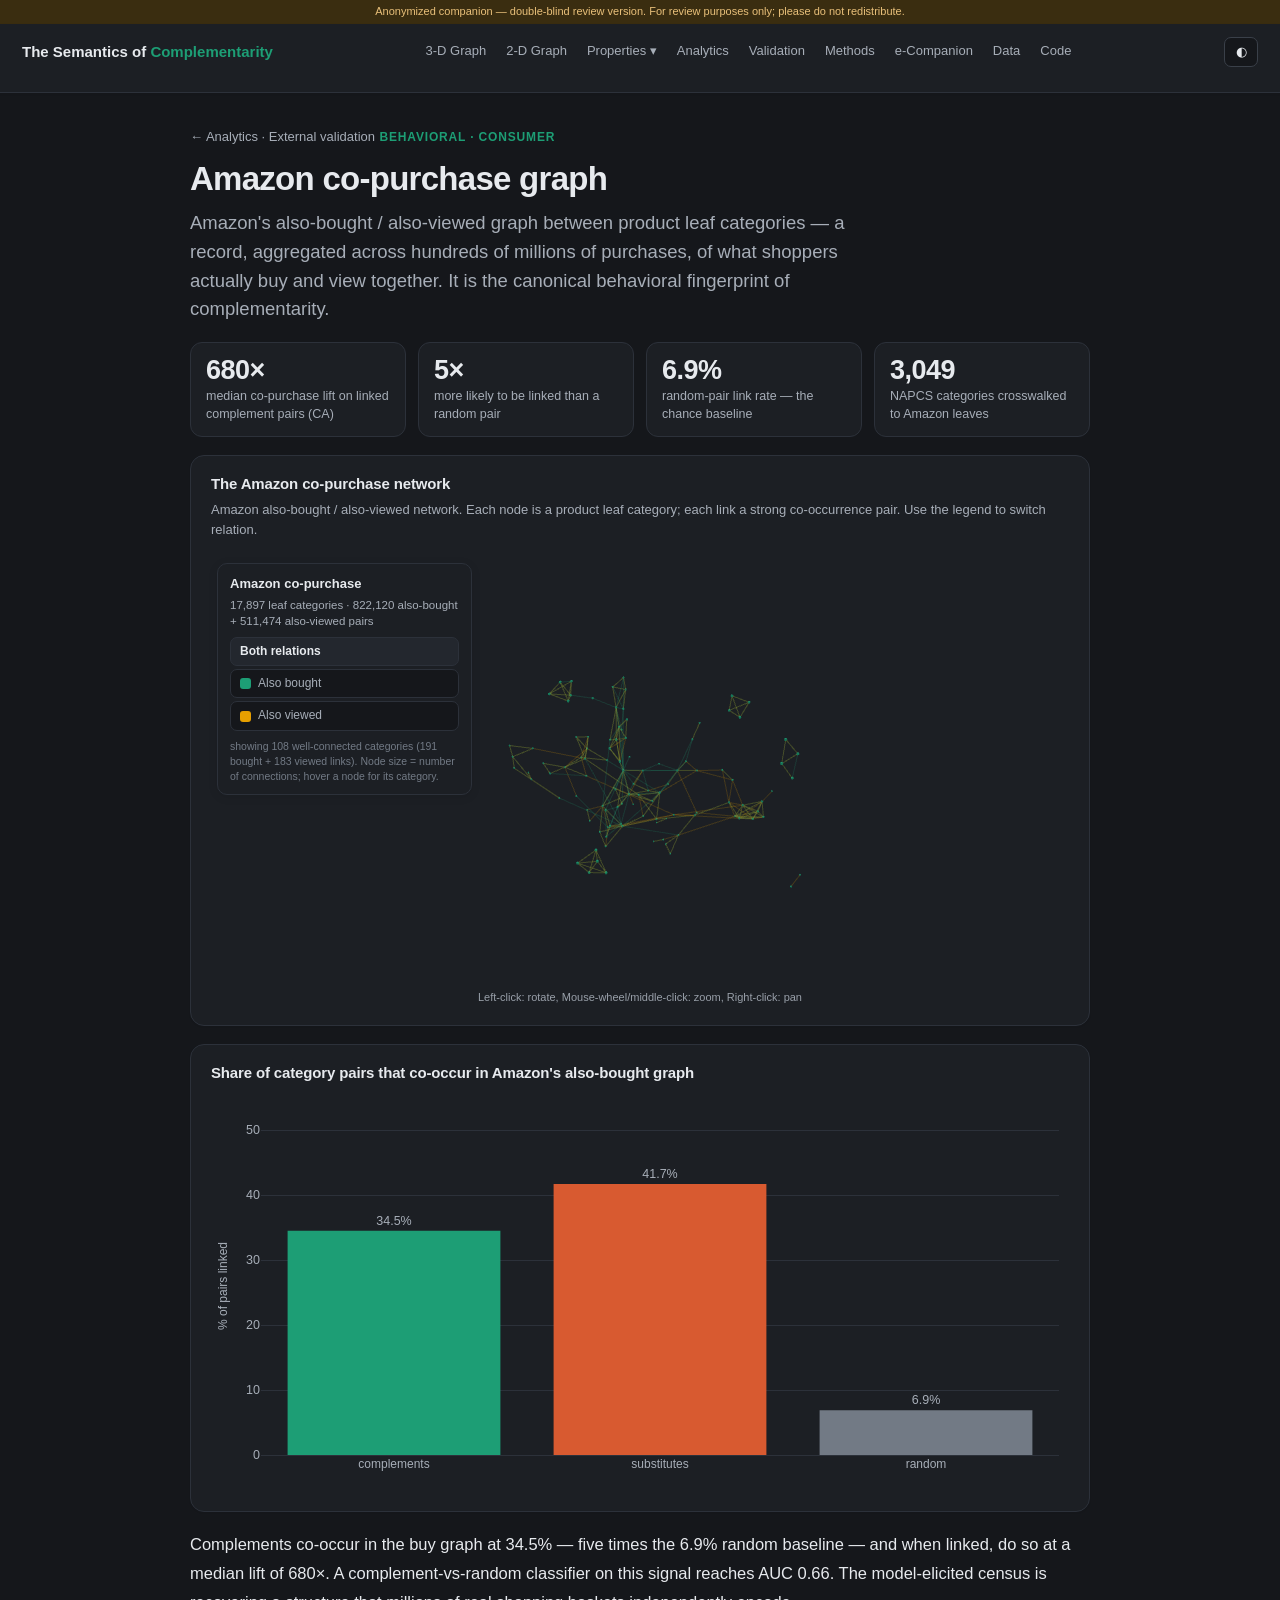
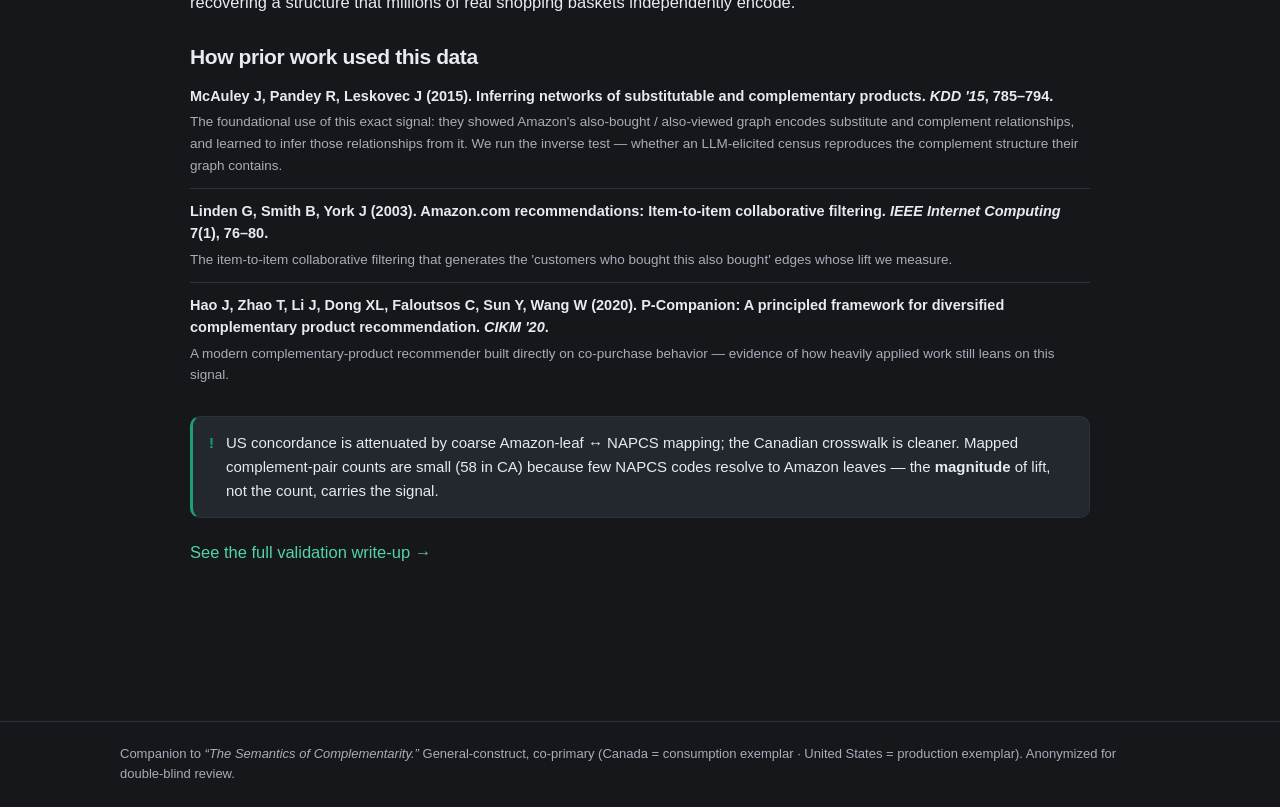
<file: validation-source.html>
<!doctype html><html lang="en"><head>
<meta charset="utf-8"><meta name="viewport" content="width=device-width,initial-scale=1">
<title>SoC</title>
<script>try{var s=JSON.parse(localStorage.getItem('cv2-state')||'{}');var t=s.theme||localStorage.getItem('site-theme')||'dark';document.documentElement.setAttribute('data-theme',t);document.documentElement.classList.toggle('light',t==='light');}catch(e){}</script>
<link rel="stylesheet" href="assets/app.css">
<link rel="stylesheet" href="assets/analytics.css">
<script src="assets/vendor/plotly-2.27.0.min.js"></script>
<script src="assets/vendor/3d-force-graph-1.73.4.min.js"></script>
</head><body data-controls="none">
<div id="hdr"></div>
<main><div class="wrap"><div class="ax">
  <a class="ax-back" href="analytics-braided.html#s6">← Analytics · External validation</a>
  <span class="ax-eyebrow" id="vs-kind"></span>
  <h1 class="ax-title" id="vs-title"></h1>
  <p class="ax-dek" id="vs-lead"></p>
  <div class="ax-stats" id="vs-stats"></div>
  <div class="ax-card" style="margin:18px 0"><div class="ax-cardhead"><p class="t" id="vs-vtitle"></p><p class="n" id="vs-vcap"></p></div>
    <div class="ax-cardbody"><div id="vs-viz" style="width:100%"></div></div></div>
  <div class="ax-card" style="margin:18px 0"><div class="ax-cardhead"><p class="t" id="vs-ctitle"></p></div>
    <div class="ax-cardbody"><div id="vs-chart" class="ax-plot sm"></div></div></div>
  <div class="ax-prose"><p id="vs-result"></p></div>
  <h2 class="ax-sechead" style="font-size:21px;margin-top:28px">How prior work used this data</h2>
  <div id="vs-refs"></div>
  <div class="ax-callout" style="margin-top:18px"><span class="ic">!</span><div id="vs-caveat"></div></div>
  <p class="ax-prose" style="margin-top:20px"><a href="validation.html">See the full validation write-up →</a></p>
</div></div></main>
<div id="ftr"></div>
<script src="assets/app.js"></script>
<script src="assets/analytics-exhibits.js"></script>
<script>
var VS={
 amazon:{kind:"Behavioral · consumer", title:"Amazon co-purchase graph",
  lead:"Amazon's also-bought / also-viewed graph between product leaf categories — a record, aggregated across hundreds of millions of purchases, of what shoppers actually buy and view together. It is the canonical behavioral fingerprint of complementarity.",
  stats:[["680×","median co-purchase lift on linked complement pairs (CA)"],["5×","more likely to be linked than a random pair"],["6.9%","random-pair link rate — the chance baseline"],["3,049","NAPCS categories crosswalked to Amazon leaves"]],
  ctitle:"Share of category pairs that co-occur in Amazon's also-bought graph",
  chart:{x:["complements","substitutes","random"],y:[34.5,41.7,6.9],ck:["teal","coral","grey"],ytitle:"% of pairs linked",text:["34.5%","41.7%","6.9%"],ymax:52},
  result:"Complements co-occur in the buy graph at 34.5% — five times the 6.9% random baseline — and when linked, do so at a median lift of 680×. A complement-vs-random classifier on this signal reaches AUC 0.66. The model-elicited census is recovering a structure that millions of real shopping baskets independently encode.",
  refs:[
   {cite:"McAuley J, Pandey R, Leskovec J (2015). Inferring networks of substitutable and complementary products. <i>KDD '15</i>, 785–794.",
    use:"The foundational use of this exact signal: they showed Amazon's also-bought / also-viewed graph encodes substitute and complement relationships, and learned to infer those relationships from it. We run the inverse test — whether an LLM-elicited census reproduces the complement structure their graph contains."},
   {cite:"Linden G, Smith B, York J (2003). Amazon.com recommendations: Item-to-item collaborative filtering. <i>IEEE Internet Computing</i> 7(1), 76–80.",
    use:"The item-to-item collaborative filtering that generates the 'customers who bought this also bought' edges whose lift we measure."},
   {cite:"Hao J, Zhao T, Li J, Dong XL, Faloutsos C, Sun Y, Wang W (2020). P-Companion: A principled framework for diversified complementary product recommendation. <i>CIKM '20</i>.",
    use:"A modern complementary-product recommender built directly on co-purchase behavior — evidence of how heavily applied work still leans on this signal."}],
  caveat:"US concordance is attenuated by coarse Amazon-leaf ↔ NAPCS mapping; the Canadian crosswalk is cleaner. Mapped complement-pair counts are small (58 in CA) because few NAPCS codes resolve to Amazon leaves — the <b>magnitude</b> of lift, not the count, carries the signal."},

 yelp:{kind:"Behavioral · consumer", title:"Yelp co-visitation",
  lead:"The Yelp Open Dataset — millions of consumer reviews linking users to businesses. Two business categories the same user reviews are, behaviorally, 'visited together'; co-visitation across a user's history is a second, fully independent behavioral complement signal — reviewing rather than buying.",
  stats:[["150,346","businesses in the dataset"],["6.99M","reviews streamed"],["5,573","Canadian businesses (Edmonton CMA)"],["727","Canadian business categories"]],
  ctitle:"Behavioral complement signal vs. the 0.50 chance line",
  chart:{x:["complement vs random","substitute-over-complement"],y:[0.58,0.93],ck:["teal","teal"],ytitle:"AUC",text:["0.58","0.93"],ymax:1,hline:0.50},
  result:"Even scoped to a single metro, a category's complements recur across the same users' visits above chance (AUC 0.58), and the substitute-over-complement similarity ordering reproduces strongly (0.93). The behavioral signature survives a completely different platform and a completely different behavior.",
  refs:[
   {cite:"Yelp Open Dataset. Yelp Inc. (yelp.com/dataset).",
    use:"The source corpus — ~150K businesses and ~7M reviews. We stream the review file, keep Canadian (Edmonton CMA) users, and treat the set of categories a user reviews as a co-visitation basket, then test whether census complements co-occur in those baskets above chance."},
   {cite:"McAuley J, Pandey R, Leskovec J (2015). Inferring networks of substitutable and complementary products. <i>KDD '15</i>.",
    use:"Establishes co-occurrence-in-behavior as a valid proxy for complementarity — the same logic we apply to Yelp's review baskets rather than Amazon's purchase baskets."}],
  caveat:"Single metro (Edmonton, AB) — feasible (well above the ~2,000-business bar) but geographically narrow. About 84% of the 6.99M-review file was streamed within the compute window; Edmonton reviews are date-interleaved, so the kept set is a representative sample."},

 statcan:{kind:"Economic · production", title:"Statistics Canada Input–Output accounts",
  lead:"StatCan's symmetric Input–Output tables (table 36-10-0001; 2023; basic prices) — the official accounting of which Canadian industries supply and use one another. Where Amazon and Yelp capture consumer behavior, the I-O accounts capture the production economy's own record of what is used together.",
  stats:[["260","industry sectors"],["252","using industries"],["57,573","intermediate-use cells"],["2023","most recent vintage"]],
  ctitle:"Production complement signal vs. the 0.50 chance line",
  chart:{x:["complement vs random","cosine separates I-O comp."],y:[0.63,0.65],ck:["teal","teal"],ytitle:"AUC",text:["0.63","0.58–0.72"],ymax:1,hline:0.50},
  result:"On the production side, complements named by the census line up with real inter-industry use: a complement-vs-random classifier on the 2023 symmetric I-O table reaches AUC 0.63, and cosine itself separates I-O complements at 0.58–0.72. This is convergent, supply-side evidence — the same economy, recent, and entirely independent of any embedding or language model.",
  refs:[
   {cite:"Statistics Canada (2023). Supply and Use / Input–Output Accounts (symmetric, detail level), table 36-10-0001. Statistics Canada, Ottawa.",
    use:"The authoritative map of Canadian inter-industry use. We read the intermediate-use matrix as a ground-truth 'used-together' graph at the sector level and test whether production complements from the census align with it."},
   {cite:"Statistics Canada (2022). North American Product Classification System (NAPCS) Canada, 2022 v1.0. Statistics Canada, Ottawa.",
    use:"The classification the census is built on, and the bridge used to crosswalk NAPCS categories to I-O sectors."}],
  caveat:"Cross-industry co-use and supply-chain linkage are convergent <b>production</b>-side constructs, distinct from consumer co-purchase. The result is same-economy and recent (2023), the strongest of the production checks."},

 bea:{kind:"Economic · production", title:"BEA Input–Output accounts",
  lead:"The U.S. Bureau of Economic Analysis 2017 benchmark detail Input–Output accounts — the official American inter-industry Use table, at producers' prices. The U.S. counterpart to the StatCan tables, used as a cross-country production check on the finding.",
  stats:[["402","commodities"],["392","using industries"],["47,204","Use-table cells"],["2017","benchmark vintage"]],
  ctitle:"Production complement signal vs. the 0.50 chance line",
  chart:{x:["complement vs random","cosine separates"],y:[0.575,0.50],ck:["teal","grey"],ytitle:"AUC",text:["0.57–0.58","≈0.50"],ymax:1,hline:0.50},
  result:"The U.S. benchmark accounts give a weaker but still above-chance signal (complement-vs-random AUC 0.57–0.58). We report it with its caveats rather than dropping it: an older vintage, a different economy, and a NAPCS↔BEA crosswalk, so cosine separation here sits near 0.50. It is a genuine cross-country replication attempt, honestly bounded.",
  refs:[
   {cite:"U.S. Bureau of Economic Analysis (2023). Input–Output Accounts Data — 2017 benchmark, detail level (Use table, producers' prices). BEA, Washington, DC.",
    use:"The authoritative U.S. inter-industry table. Read the same way as the StatCan matrix — an independent 'used-together' ground truth — to test whether the production-complement finding crosses the border."}],
  caveat:"Reproduced under crosswalk limits, on a 2017 vintage and a different economy than the 2023 StatCan tables. Treat it as a directional cross-country check, not a clean replication — which is exactly how the evidence board marks it (amber)."}
};
var VIZ={
 amazon:{type:"force",file:"validation_graph_amazon.json",title:"The Amazon co-purchase network"},
 yelp:{type:"force",file:"validation_graph_yelp.json",title:"The Yelp co-visitation network"},
 statcan:{type:"force",file:"validation_graph_statcan.json",title:"The inter-industry supply network"},
 bea:{type:"force",file:"validation_graph_bea.json",title:"The inter-commodity use network"}};
function renderViz(v){
  var el=document.getElementById('vs-viz'),cap=document.getElementById('vs-vcap');
  fetch('data/'+v.file).then(function(r){return r.json();}).then(function(g){
    cap.textContent=g.meta.desc;
    var cs=getComputedStyle(document.documentElement);
    var teal=cs.getPropertyValue('--teal').trim()||'#1D9E75',fg2=cs.getPropertyValue('--fg2').trim()||'#5a6068';
    if(v.type==='force'){
      el.style.height='460px'; el.style.position='relative';
      var buyC=teal, viewC=(cs.getPropertyValue('--amber').trim()||'#E69F00');
      var relState='both';
      var vis=function(l){return relState==='both'||l.rel===relState;};
      var G=ForceGraph3D()(el).graphData(g).backgroundColor('rgba(0,0,0,0)')
        .nodeLabel(function(n){return n.name||n.id;}).nodeRelSize(1.5).nodeVal(function(n){return 2+Math.sqrt(n.val);})
        .nodeColor(function(){return teal;}).nodeOpacity(0.92)
        .linkColor(function(l){return l.rel==='view'?viewC:(l.rel==='buy'?buyC:fg2);})
        .linkOpacity(0.2).linkWidth(0).linkVisibility(vis)
        .enableNodeDrag(false).showNavInfo(true).width(el.clientWidth||800).height(460);
      var keys='';
      if(g.meta.relations){
        keys='<div class="vsl-keys">'+
          '<button data-r="both" class="on">Both relations</button>'+
          '<button data-r="buy"><span class="sw" style="background:'+buyC+'"></span>Also bought</button>'+
          '<button data-r="view"><span class="sw" style="background:'+viewC+'"></span>Also viewed</button></div>';
      }
      var leg=document.createElement('div'); leg.className='vs-legend';
      leg.innerHTML='<div class="vsl-title">'+g.meta.legend_title+'</div>'+
        '<div class="vsl-size">'+g.meta.size_line+'</div>'+keys+
        '<div class="vsl-note">'+(g.meta.shown_line||'')+'. Node size = number of connections; hover a node for its category.</div>';
      el.appendChild(leg);
      leg.querySelectorAll('[data-r]').forEach(function(b){b.onclick=function(){relState=b.dataset.r;
        leg.querySelectorAll('[data-r]').forEach(function(x){x.classList.toggle('on',x===b);});G.linkVisibility(vis);};});
      setTimeout(function(){try{G.zoomToFit(700,28);}catch(e){}},1300);
      window.addEventListener('resize',function(){G.width(el.clientWidth||800);});
    }else{
      el.style.height='470px'; el.style.position='relative';
      var data=[{z:g.z,x:g.labels,y:g.labels,type:'heatmap',hoverongaps:false,
        colorscale:[[0,'rgba(29,158,117,0.02)'],[0.5,'rgba(29,158,117,0.5)'],[1,'rgba(29,158,117,1)']],
        colorbar:{thickness:10,len:0.78,outlinewidth:0,tickfont:{color:fg2,size:10}},
        hovertemplate:'%{y}  ×  %{x}<br>co-use %{z:.2f}<extra></extra>'}];
      var lay={paper_bgcolor:'rgba(0,0,0,0)',plot_bgcolor:'rgba(0,0,0,0)',font:{family:'-apple-system,BlinkMacSystemFont,Segoe UI,Roboto,Arial,sans-serif',size:11,color:fg2},
        margin:{l:10,r:10,t:6,b:10},xaxis:{showticklabels:false,ticks:'',showgrid:false,zeroline:false},
        yaxis:{showticklabels:false,ticks:'',showgrid:false,zeroline:false,autorange:'reversed'}};
      Plotly.newPlot('vs-viz',data,lay,{displayModeBar:false,responsive:true});
      var hh=document.createElement('div');hh.className='vs-help';hh.textContent='Hover a cell to read the pair · drag to zoom · double-click to reset';el.appendChild(hh);
    }
  }).catch(function(e){console.error('viz load failed',e);cap.textContent='';});
}
window.addEventListener('cv2:ready',function(){
  var src=(new URLSearchParams(location.search).get('src')||'amazon').toLowerCase();
  var d=VS[src]||VS.amazon;
  document.title='Validation — '+d.title;
  document.getElementById('vs-kind').textContent=d.kind;
  document.getElementById('vs-title').textContent=d.title;
  document.getElementById('vs-lead').textContent=d.lead;
  document.getElementById('vs-stats').innerHTML=d.stats.map(function(s){return '<div class="ax-stat"><div class="v">'+s[0]+'</div><div class="l">'+s[1]+'</div></div>';}).join('');
  document.getElementById('vs-ctitle').textContent=d.ctitle;
  var v=VIZ[src]||VIZ.amazon; document.getElementById('vs-vtitle').textContent=v.title; renderViz(v);
  document.getElementById('vs-result').innerHTML=d.result;
  document.getElementById('vs-refs').innerHTML=d.refs.map(function(r){return '<div class="ax-ref"><div class="cite">'+r.cite+'</div><div class="use">'+r.use+'</div></div>';}).join('');
  document.getElementById('vs-caveat').innerHTML=d.caveat;
  var cs=getComputedStyle(document.documentElement);
  var col={teal:cs.getPropertyValue('--teal').trim()||'#1D9E75',coral:cs.getPropertyValue('--coral').trim()||'#D85A30',grey:cs.getPropertyValue('--fg3').trim()||'#8a9099'};
  var c=d.chart;
  AX.bar('vs-chart',{x:c.x,y:c.y,colors:c.ck.map(function(k){return col[k];}),ytitle:c.ytitle,text:c.text,ymax:c.ymax,hline:c.hline});
});
</script>
</body></html>
</file>
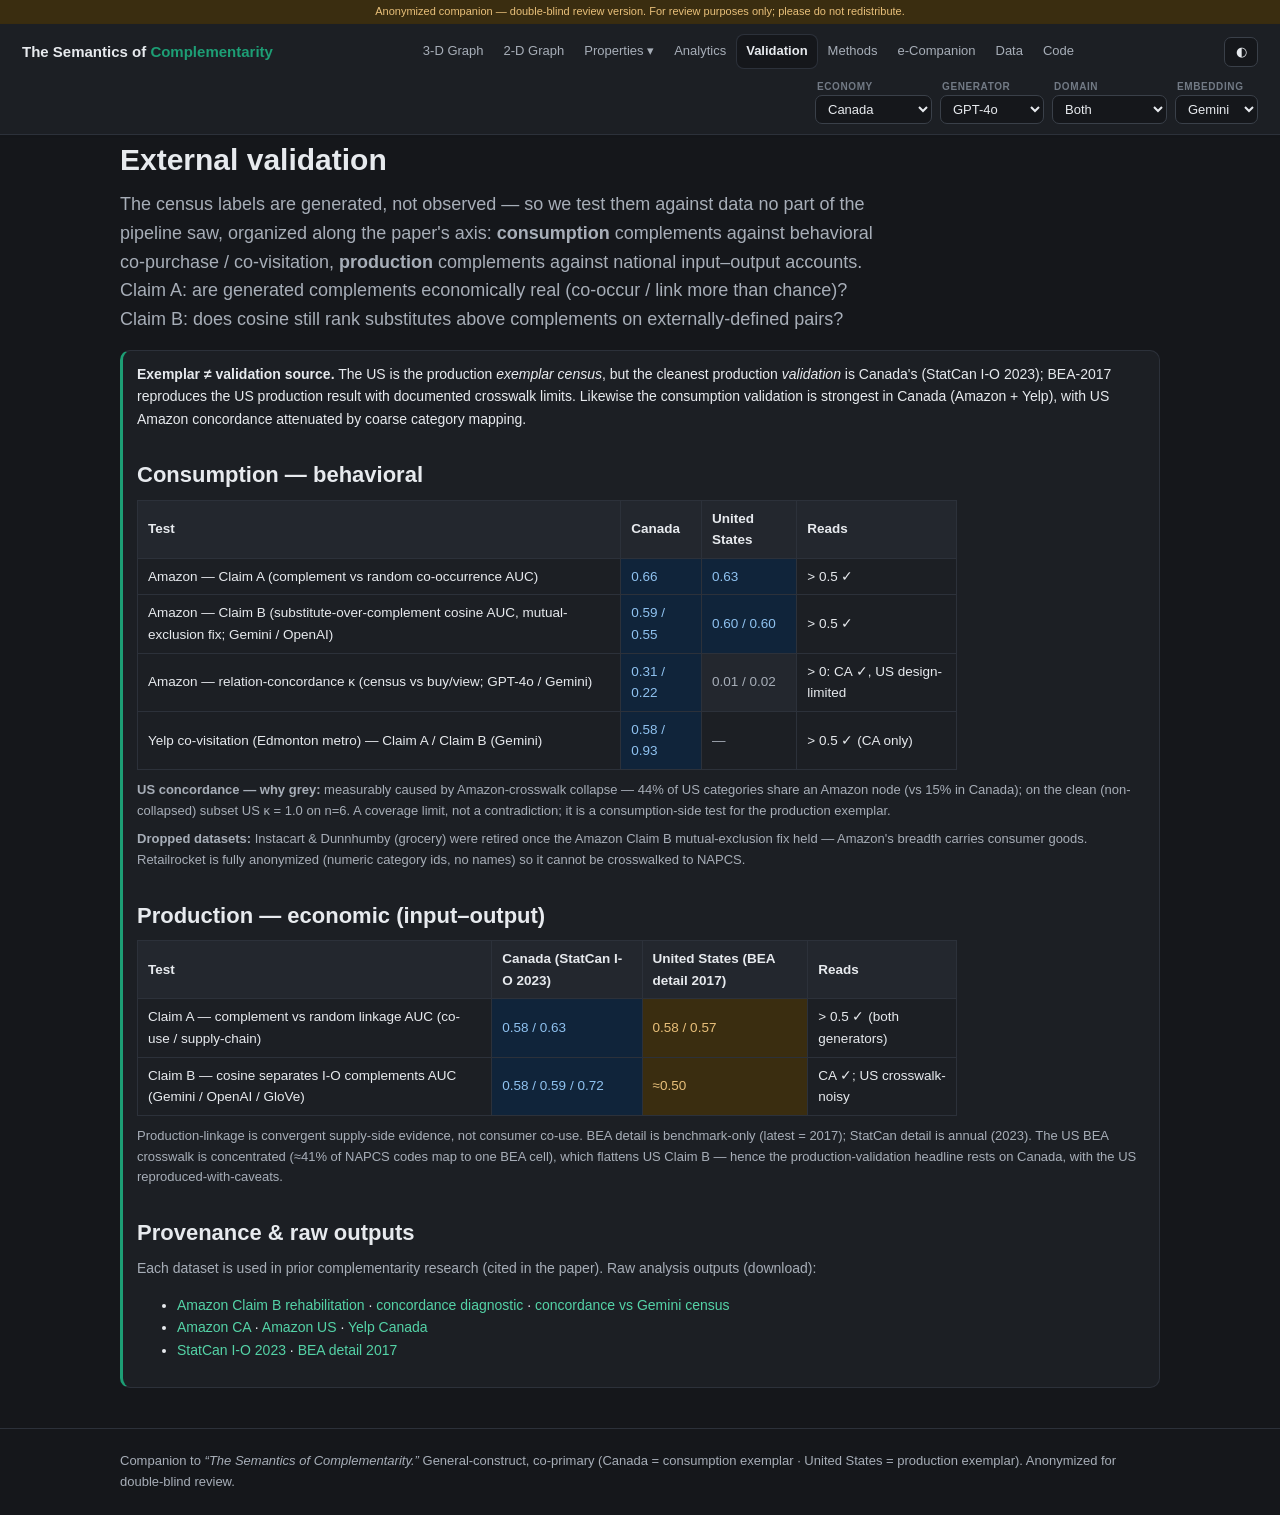
<file: validation.html>
<!doctype html><html lang="en"><head>
<meta charset="utf-8"><meta name="viewport" content="width=device-width,initial-scale=1">
<title>SoC</title>
<script>try{var s=JSON.parse(localStorage.getItem('cv2-state')||'{}');document.documentElement.setAttribute('data-theme',s.theme||'dark');}catch(e){}</script>
<link rel="stylesheet" href="assets/app.css">
</head><body>
<div id="hdr"></div>
<main class="wrap">
  <h1>External validation</h1>
  <p class="lead">The census labels are generated, not observed — so we test them against data no part of the pipeline saw, organized along the paper's axis: <strong>consumption</strong> complements against behavioral co-purchase / co-visitation, <strong>production</strong> complements against national input–output accounts. Claim A: are generated complements economically real (co-occur / link more than chance)? Claim B: does cosine still rank substitutes above complements on externally-defined pairs?</p>

  <div class="note"><strong>Exemplar ≠ validation source.</strong> The US is the production <em>exemplar census</em>, but the cleanest production <em>validation</em> is Canada's (StatCan I-O 2023); BEA-2017 reproduces the US production result with documented crosswalk limits. Likewise the consumption validation is strongest in Canada (Amazon + Yelp), with US Amazon concordance attenuated by coarse category mapping.</p>

  <h2>Consumption — behavioral</h2>
  <table class="data" style="max-width:820px">
    <tr><th>Test</th><th>Canada</th><th>United States</th><th>Reads</th></tr>
    <tr><td>Amazon — Claim A (complement vs random co-occurrence AUC)</td><td class="cell-info">0.66</td><td class="cell-info">0.63</td><td>&gt; 0.5 ✓</td></tr>
    <tr><td>Amazon — Claim B (substitute-over-complement cosine AUC, mutual-exclusion fix; Gemini / OpenAI)</td><td class="cell-info">0.59 / 0.55</td><td class="cell-info">0.60 / 0.60</td><td>&gt; 0.5 ✓</td></tr>
    <tr><td>Amazon — relation-concordance κ (census vs buy/view; GPT-4o / Gemini)</td><td class="cell-info">0.31 / 0.22</td><td class="cell-grey">0.01 / 0.02</td><td>&gt; 0: CA ✓, US design-limited</td></tr>
    <tr><td>Yelp co-visitation (Edmonton metro) — Claim A / Claim B (Gemini)</td><td class="cell-info">0.58 / 0.93</td><td class="muted">—</td><td>&gt; 0.5 ✓ (CA only)</td></tr>
  </table>
  <p class="muted" style="font-size:13px"><strong>US concordance — why grey:</strong> measurably caused by Amazon-crosswalk collapse — 44% of US categories share an Amazon node (vs 15% in Canada); on the clean (non-collapsed) subset US κ = 1.0 on n=6. A coverage limit, not a contradiction; it is a consumption-side test for the production exemplar.</p>
  <p class="muted" style="font-size:13px"><strong>Dropped datasets:</strong> Instacart &amp; Dunnhumby (grocery) were retired once the Amazon Claim B mutual-exclusion fix held — Amazon's breadth carries consumer goods. Retailrocket is fully anonymized (numeric category ids, no names) so it cannot be crosswalked to NAPCS.</p>

  <h2>Production — economic (input–output)</h2>
  <table class="data" style="max-width:820px">
    <tr><th>Test</th><th>Canada (StatCan I-O 2023)</th><th>United States (BEA detail 2017)</th><th>Reads</th></tr>
    <tr><td>Claim A — complement vs random linkage AUC (co-use / supply-chain)</td><td class="cell-info">0.58 / 0.63</td><td class="cell-warn">0.58 / 0.57</td><td>&gt; 0.5 ✓ (both generators)</td></tr>
    <tr><td>Claim B — cosine separates I-O complements AUC (Gemini / OpenAI / GloVe)</td><td class="cell-info">0.58 / 0.59 / 0.72</td><td class="cell-warn">≈0.50</td><td>CA ✓; US crosswalk-noisy</td></tr>
  </table>
  <p class="muted" style="font-size:13px">Production-linkage is convergent supply-side evidence, not consumer co-use. BEA detail is benchmark-only (latest = 2017); StatCan detail is annual (2023). The US BEA crosswalk is concentrated (≈41% of NAPCS codes map to one BEA cell), which flattens US Claim B — hence the production-validation headline rests on Canada, with the US reproduced-with-caveats.</p>

  <h2>Provenance &amp; raw outputs</h2>
  <p class="muted" style="margin-top:0">Each dataset is used in prior complementarity research (cited in the paper). Raw analysis outputs (download):</p>
  <ul>
    <li><a href="data/validation/amazon_substitute_fix_summary.json">Amazon Claim B rehabilitation</a> · <a href="data/validation/concordance_diagnostic_summary.json">concordance diagnostic</a> · <a href="data/validation/concordance_baseline_gemini-2.5-pro_summary.json">concordance vs Gemini census</a></li>
    <li><a href="data/validation/amazon_CA.json">Amazon CA</a> · <a href="data/validation/amazon_US.json">Amazon US</a> · <a href="data/validation/yelp_canada_summary.json">Yelp Canada</a></li>
    <li><a href="data/validation/statcan_io_summary.json">StatCan I-O 2023</a> · <a href="data/validation/bea_2017_summary.json">BEA detail 2017</a></li>
  </ul>
</main>
<div id="ftr"></div>
<script src="assets/app.js"></script>
</body></html>
</file>
<file: assets/app.css>
/* Companion v2 — shared house style. Light default; [data-theme=dark] overrides. */
:root{
  --bg:#ffffff; --bg2:#f6f7f9; --bg3:#eceef1; --fg:#1a1d21; --fg2:#5a6068; --fg3:#8a9099;
  --border:#e2e5e9; --border2:#cfd4da;
  --teal:#1D9E75; --teal-bg:#e3f3ec; --coral:#D85A30; --coral-bg:#fbe9e1;
  --blue:#0072B2; --amber:#E69F00; --pink:#CC79A7; --grey:#999999;
  --accent:#1D9E75; --link:#0f7a59;
  --ok-bg:#e2efda; --ok-fg:#2e6b29; --warn-bg:#fcefd6; --warn-fg:#8a5a08; --grey-bg:#eceef1; --grey-fg:#5a6068; --info-bg:#e6f1fb; --info-fg:#0c447c;
  --maxw:1080px; --radius:10px; --shadow:0 1px 2px rgba(0,0,0,.04);
  --font:-apple-system,BlinkMacSystemFont,"Segoe UI",Roboto,Helvetica,Arial,sans-serif;
}
[data-theme=dark]{
  --bg:#15171b; --bg2:#1c1f24; --bg3:#23272e; --fg:#e7eaee; --fg2:#a7aeb8; --fg3:#727a85;
  --border:#2c313a; --border2:#3a4049;
  --teal-bg:#10342a; --coral-bg:#3a1a10;
  --accent:#2bbf90; --link:#54d3a7;
  --ok-bg:#16331f; --ok-fg:#9fd29a; --warn-bg:#3a2d10; --warn-fg:#e9c07a; --grey-bg:#23272e; --grey-fg:#a7aeb8; --info-bg:#10243a; --info-fg:#8fc2f0;
}
*{box-sizing:border-box}
html,body{margin:0;padding:0}
body{background:var(--bg);color:var(--fg);font-family:var(--font);line-height:1.6;font-size:16px;-webkit-font-smoothing:antialiased}
a{color:var(--link);text-decoration:none}
a:hover{text-decoration:underline}
.wrap{max-width:var(--maxw);margin:0 auto;padding:0 20px}
h1,h2,h3{line-height:1.25;font-weight:600}
h1{font-size:30px;margin:.2em 0 .4em} h2{font-size:22px;margin:1.4em 0 .5em} h3{font-size:17px;margin:1.1em 0 .4em}
p{margin:.6em 0} small,.muted{color:var(--fg2)}
code{background:var(--bg3);padding:1px 5px;border-radius:5px;font-size:.86em}

/* header */
#hdr{position:fixed;top:0;left:0;right:0;z-index:50}
#hdrspace{flex:0 0 auto}
header.site{position:relative;z-index:50;background:var(--bg2);border-bottom:1px solid var(--border);box-shadow:0 1px 3px rgba(0,0,0,.05)}
.hbar{display:flex;align-items:center;gap:14px;height:56px}
.brand{font-weight:600;font-size:15px;white-space:nowrap}
.brand .dot{color:var(--teal)}
nav.main{display:flex;gap:2px;flex-wrap:wrap;flex:1;justify-content:center}
nav.main a{padding:6px 9px;border-radius:7px;color:var(--fg2);font-size:13.5px;white-space:nowrap}
nav.main a:hover{background:var(--bg3);text-decoration:none}
nav.main a.active{color:var(--fg);background:var(--bg);font-weight:600;box-shadow:0 0 0 1px var(--border)}
/* nav dropdown group (e.g. Properties) */
.navdrop{position:relative;display:flex;align-items:center}
.navdrop-t{padding:6px 9px;border-radius:7px;color:var(--fg2);font-size:13px;white-space:nowrap;cursor:default;user-select:none}
.navdrop:hover .navdrop-t{background:var(--bg3)}
.navdrop-t.active{color:var(--fg);background:var(--bg);font-weight:600;box-shadow:0 0 0 1px var(--border)}
.navdrop-menu{position:absolute;top:100%;left:50%;transform:translateX(-50%);background:var(--bg2);border:1px solid var(--border);border-radius:9px;box-shadow:0 6px 20px rgba(0,0,0,.16);padding:5px;min-width:170px;display:none;z-index:60}
.navdrop:hover .navdrop-menu,.navdrop:focus-within .navdrop-menu{display:block}
.navdrop-menu a{display:block;padding:7px 11px;border-radius:6px;color:var(--fg2);font-size:13px;white-space:nowrap}
.navdrop-menu a:hover{background:var(--bg3);text-decoration:none}
.navdrop-menu a.active{color:var(--fg);background:var(--bg);font-weight:600}
.controls{display:flex;align-items:flex-end;gap:12px;flex-wrap:nowrap;overflow-x:auto;overflow-y:hidden;padding-top:2px;padding-bottom:2px;scrollbar-width:none}
.ctools{display:flex;align-items:flex-end;gap:8px;flex:1 1 auto;min-width:0;flex-wrap:nowrap}
.cselect{display:flex;align-items:flex-end;gap:8px;flex-wrap:nowrap;flex:0 0 auto;justify-content:flex-end}
.ctools input{font:inherit;font-size:13px;background:var(--bg);color:var(--fg);border:1px solid var(--border2);border-radius:7px;padding:5px 9px;flex:0 1 210px;min-width:120px}
.controls::-webkit-scrollbar{height:0}
.ctools input:focus{outline:none;border-color:var(--accent)}
.ctools button{font:inherit;font-size:13px;background:var(--bg);color:var(--fg);border:1px solid var(--border2);border-radius:7px;padding:5px 9px;cursor:pointer;white-space:nowrap}
.ctools button:hover{border-color:var(--accent)}
.ctools button:disabled{opacity:.4;cursor:not-allowed}
.ctl{display:flex;align-items:center;gap:5px;font-size:12.5px;color:var(--fg2)}
/* In the header controls row, each select stacks under a small floating caption.
   Caption sits in normal flow with its own line (no negative offsets), so it has
   guaranteed headroom and cannot clip into the select's top border. Scoped to
   .controls so body uses of .ctl (e.g. checkbox labels) keep the inline layout. */
.controls .ctl{flex-direction:column;align-items:stretch;gap:3px}
.controls .clbl{font-size:10px;font-weight:600;letter-spacing:.06em;text-transform:uppercase;color:var(--fg3);line-height:1;padding:0 2px;white-space:nowrap}
select,button.btn{font:inherit;font-size:13px;background:var(--bg2);color:var(--fg);border:1px solid var(--border2);border-radius:7px;padding:5px 8px;cursor:pointer}
select:hover,button.btn:hover{border-color:var(--accent)}
select:disabled{opacity:.4;cursor:not-allowed;border-color:var(--border)}
.ctl.off{opacity:.55}
.themebtn{background:var(--bg2);border:1px solid var(--border2);border-radius:7px;width:34px;height:30px;cursor:pointer;color:var(--fg)}
header.site select,header.site .themebtn{background:var(--bg)}
header.site .wrap{max-width:none;padding:0 22px}
nav.main a{font-size:13px}
.anon{background:var(--warn-bg);color:var(--warn-fg);font-size:11px;text-align:center;padding:3px}

/* layout bits */
main{padding:24px 0 64px}
.lead{font-size:18px;color:var(--fg2);max-width:760px}
.cards{display:grid;grid-template-columns:repeat(auto-fill,minmax(220px,1fr));gap:14px;margin:18px 0}
.card{background:var(--bg2);border:1px solid var(--border);border-radius:var(--radius);padding:16px;display:block}
.card:hover{border-color:var(--accent);text-decoration:none}
.card h3{margin:.1em 0 .3em;color:var(--fg)}
.card p{margin:0;font-size:13.5px;color:var(--fg2)}
.panel{background:var(--bg2);border:1px solid var(--border);border-radius:var(--radius);padding:18px;margin:16px 0}
.note{background:var(--bg2);color:var(--fg);border:1px solid var(--border);border-left:3px solid var(--teal);border-radius:var(--radius);padding:12px 14px;font-size:14px;margin:16px 0}
.kpis{display:grid;grid-template-columns:repeat(auto-fit,minmax(130px,1fr));gap:12px;margin:16px 0}
.kpi{background:var(--bg2);border:1px solid var(--border);border-radius:var(--radius);padding:12px 14px}
.kpi .v{font-size:24px;font-weight:600} .kpi .l{font-size:12px;color:var(--fg2)}
.tag{display:inline-block;font-size:11px;padding:2px 7px;border-radius:20px;background:var(--bg3);color:var(--fg2)}
.tag.teal{background:var(--teal-bg);color:var(--teal)} .tag.coral{background:var(--coral-bg);color:var(--coral)}
.pill{font-size:11px;padding:2px 8px;border-radius:20px}
.pill.ok{background:var(--ok-bg);color:var(--ok-fg)} .pill.warn{background:var(--warn-bg);color:var(--warn-fg)}
.pill.grey{background:var(--grey-bg);color:var(--grey-fg)} .pill.info{background:var(--info-bg);color:var(--info-fg)}

/* tables */
table.data{border-collapse:collapse;width:100%;font-size:13.5px;margin:10px 0}
table.data th,table.data td{border:1px solid var(--border);padding:7px 10px;text-align:left}
table.data th{background:var(--bg3);font-weight:600}
table.data tr:nth-child(even) td{background:var(--bg2)}
.cell-ok{background:var(--ok-bg)!important;color:var(--ok-fg)} .cell-warn{background:var(--warn-bg)!important;color:var(--warn-fg)}
.cell-grey{background:var(--grey-bg)!important;color:var(--grey-fg)} .cell-info{background:var(--info-bg)!important;color:var(--info-fg)}

/* figures */
.figgrid figure{margin:0 0 8px} .figgrid img{max-width:100%;height:auto;border:1px solid var(--border);border-radius:8px;background:#fff}
figcaption{font-size:13px;color:var(--fg2);margin-top:6px}
.econlabel{font-size:12px;font-weight:600;color:var(--fg2);margin:8px 0 2px}

footer.site{border-top:1px solid var(--border);color:var(--fg2);font-size:13px;padding:22px 0;margin-top:40px}
.hidden{display:none!important}
@media(max-width:720px){.hbar{height:auto;flex-wrap:wrap;padding:8px 0;gap:8px}}
</file>
<file: assets/analytics.css>
/* Analytics — shadcn-flavored components on the site's existing tokens (app.css).
   No build step: hand-built cards/tabs/badges/stat-tiles; charts via Plotly. */
.ax{max-width:900px;margin:0 auto;padding:6px 0 40px}
.ax-eyebrow{font-size:12px;font-weight:600;letter-spacing:.07em;text-transform:uppercase;color:var(--teal);margin:0 0 6px}
.ax-title{font-size:33px;line-height:1.12;letter-spacing:-.022em;margin:.1em 0 .35em;font-weight:680}
.ax-dek{font-size:18.5px;color:var(--fg2);line-height:1.55;max-width:700px;margin:0}
.ax-prose{font-size:16.5px;line-height:1.74;color:var(--fg)}
.ax-prose p{margin:1.05em 0}
.ax-prose b,.ax-prose strong{font-weight:650}
.ax-sec{margin:32px 0}
hr.ax-rule{border:0;border-top:1px solid var(--border);margin:30px 0}

/* cards */
.ax-card{background:var(--bg2);border:1px solid var(--border);border-radius:14px;box-shadow:0 1px 2px rgba(0,0,0,.04)}
.ax-card.pad{padding:18px 20px}
.ax-cardhead{padding:16px 20px 8px}
.ax-cardhead .t{font-size:15px;font-weight:640;margin:0;letter-spacing:-.01em}
.ax-cardhead .n{font-size:13px;color:var(--fg2);margin:.3em 0 0;line-height:1.5}
.ax-cardbody{padding:4px 14px 14px}

/* stat tiles */
.ax-stats{display:grid;grid-template-columns:repeat(auto-fit,minmax(150px,1fr));gap:12px;margin:18px 0}
.ax-stat{background:var(--bg2);border:1px solid var(--border);border-radius:12px;padding:13px 15px}
.ax-stat .v{font-size:27px;font-weight:720;letter-spacing:-.02em;font-variant-numeric:tabular-nums;line-height:1.05}
.ax-stat .v.teal{color:var(--teal)} .ax-stat .v.coral{color:var(--coral)}
.ax-stat .l{font-size:12.5px;color:var(--fg2);margin-top:4px;line-height:1.4}

/* badges + callouts + pull-quote */
.ax-badge{display:inline-flex;align-items:center;gap:5px;font-size:12px;font-weight:600;padding:3px 9px;border-radius:999px;border:1px solid var(--border);color:var(--fg2)}
.ax-badge.teal{background:var(--teal-bg);color:var(--teal);border-color:transparent}
.ax-badge.coral{background:var(--coral-bg);color:var(--coral);border-color:transparent}
.ax-callout{display:flex;gap:12px;background:var(--bg3);border:1px solid var(--border);border-left:3px solid var(--teal);border-radius:10px;padding:14px 16px;font-size:15px;line-height:1.6;color:var(--fg);margin:18px 0}
.ax-callout .ic{flex:0 0 auto;color:var(--teal);font-weight:700}
.ax-pull{font-size:22px;line-height:1.42;font-weight:620;letter-spacing:-.01em;color:var(--fg);border-left:3px solid var(--teal);padding:2px 0 2px 18px;margin:1.5em 0}

/* exhibits */
.ax-fig{margin:0}
.ax-plot{width:100%;height:450px}
.ax-plot.sm{height:400px}
.ax-figcap{font-size:13px;color:var(--fg2);margin-top:11px;line-height:1.55}
.ax-figcap b{color:var(--fg);font-weight:620}

/* segmented tabs (shadcn-style) */
.ax-tabs{display:inline-flex;background:var(--bg3);border:1px solid var(--border);border-radius:10px;padding:3px;gap:2px}
.ax-tab{border:0;background:transparent;color:var(--fg2);font:inherit;font-size:13px;font-weight:500;padding:5px 13px;border-radius:7px;cursor:pointer}
.ax-tab.on{background:var(--bg);color:var(--fg);box-shadow:0 1px 2px rgba(0,0,0,.07);font-weight:620}

/* numbered steps */
.ax-step{display:flex;gap:13px;align-items:flex-start;margin:11px 0}
.ax-step .num{flex:0 0 auto;width:25px;height:25px;border-radius:999px;background:var(--teal);color:#fff;font-size:12.5px;font-weight:700;display:grid;place-items:center}
.ax-step .tx{font-size:15px;line-height:1.6}
.ax-step .tx b{font-weight:640}

/* deep-dive disclosure (braided) */
.ax-dd{border:1px solid var(--border);border-radius:12px;background:var(--bg2);overflow:hidden;margin:13px 0}
.ax-dd>summary{cursor:pointer;list-style:none;padding:13px 16px;font-size:14px;font-weight:620;display:flex;align-items:center;gap:10px;color:var(--fg)}
.ax-dd>summary::-webkit-details-marker{display:none}
.ax-dd>summary .tag{font-size:10.5px;font-weight:700;color:var(--teal);background:var(--teal-bg);padding:2px 7px;border-radius:6px;letter-spacing:.05em;text-transform:uppercase}
.ax-dd>summary .chev{margin-left:auto;color:var(--fg3);transition:transform .15s ease}
.ax-dd[open]>summary .chev{transform:rotate(90deg)}
.ax-ddbody{padding:2px 16px 16px;font-size:14.5px;line-height:1.68;color:var(--fg2)}
.ax-ddbody p{margin:.6em 0}
.ax-ddbody b{color:var(--fg);font-weight:620}

/* little pair chips (surprising pairs) */
.ax-pair{display:flex;align-items:center;gap:8px;font-size:13.5px;padding:7px 0;border-top:1px solid var(--border)}
.ax-pair:first-child{border-top:0}
.ax-pair .dot{width:8px;height:8px;border-radius:999px;flex:0 0 auto}
.ax-pair .num{margin-left:auto;font-variant-numeric:tabular-nums;color:var(--fg2);font-size:12.5px}
.ax-muted{color:var(--fg2)}

/* tables (report card + evidence board) */
.ax-table{width:100%;border-collapse:collapse;font-size:14px;margin:4px 0}
.ax-table th{text-align:left;font-weight:600;color:var(--fg2);font-size:12.5px;padding:7px 10px;border-bottom:1px solid var(--border)}
.ax-table td{padding:8px 10px;border-bottom:1px solid var(--border)}
.ax-table td.num,.ax-table th.num{text-align:right;font-variant-numeric:tabular-nums}
.ax-table tbody tr:last-child td{border-bottom:0}
.ax-table.evid td{font-size:13px}
.ax-table.evid .cell-info,.ax-table.evid .cell-warn,.ax-table.evid .cell-grey{border-radius:6px;font-variant-numeric:tabular-nums}
.ax-chip{display:inline-block;min-width:42px;text-align:center;padding:2px 8px;border-radius:7px;font-weight:600;font-variant-numeric:tabular-nums}
.ax-chip.teal{background:var(--teal-bg);color:var(--teal)} .ax-chip.coral{background:var(--coral-bg);color:var(--coral)}

/* 2x2 grid */
.ax-2x2{display:grid;grid-template-columns:1fr 1fr;gap:12px}
.ax-cell{background:var(--bg2);border:1px solid var(--border);border-radius:12px;padding:13px 15px}
.ax-cellh{font-size:13px;font-weight:640;margin-bottom:9px}
.ax-bar{display:flex;align-items:center;gap:8px;margin:5px 0;font-size:12px}
.ax-bar .lab{width:46px;color:var(--fg2)}
.ax-bar .track{flex:1;height:8px;background:var(--bg3);border-radius:999px;overflow:hidden}
.ax-bar .fill{display:block;height:100%;border-radius:999px}
.ax-bar .fill.teal{background:var(--teal)} .ax-bar .fill.coral{background:var(--coral)}
.ax-bar .val{width:34px;text-align:right;font-variant-numeric:tabular-nums;font-weight:600}
.ax-bar .val.teal{color:var(--teal)} .ax-bar .val.coral{color:var(--coral)}
.ax-celln{font-size:11.5px;color:var(--fg2);margin-top:8px}
@media(max-width:560px){.ax-2x2{grid-template-columns:1fr}}

/* section nav (sticky sub-bar shared by both spines) */
.ax-secnav{position:sticky;z-index:30;background:var(--bg);border-bottom:1px solid var(--border);margin:0 0 24px}
.ax-secnav .inner{max-width:900px;margin:0 auto;display:flex;gap:3px;overflow-x:auto;padding:8px 0}
.ax-secnav .inner::-webkit-scrollbar{height:0}
.ax-secnav a,.ax-secnav button{flex:0 0 auto;border:0;background:transparent;color:var(--fg2);font:inherit;font-size:13px;font-weight:500;padding:6px 11px;border-radius:8px;cursor:pointer;white-space:nowrap;text-decoration:none}
.ax-secnav a:hover,.ax-secnav button:hover{background:var(--bg3);text-decoration:none}
.ax-secnav a.on,.ax-secnav button.on{background:var(--bg2);color:var(--fg);font-weight:640;box-shadow:0 0 0 1px var(--border)}
.ax-secnum{color:var(--teal);font-weight:700;margin-right:5px}
.ax-section{scroll-margin-top:170px;margin:30px 0}
.ax-section.pane{display:none} .ax-section.pane.on{display:block}
.ax-sechead{font-size:24px;font-weight:660;letter-spacing:-.02em;margin:.1em 0 .15em}
.ax-seceyebrow{font-size:15px;font-weight:700;letter-spacing:.04em;text-transform:uppercase;color:var(--coral);margin:0 0 5px}

/* always-visible labeled passage (replaces the collapsible deep-dives) */
.ax-note{border:1px solid var(--border);border-left:3px solid var(--teal);border-radius:10px;background:var(--bg2);padding:13px 16px;margin:16px 0}
.ax-note .nh{font-size:11px;font-weight:700;letter-spacing:.05em;text-transform:uppercase;color:var(--teal);margin-bottom:5px}
.ax-note p{margin:.45em 0;font-size:14.5px;line-height:1.66;color:var(--fg)}
.ax-note p:first-of-type{margin-top:0} .ax-note p:last-child{margin-bottom:0}
.ax-note b{font-weight:640}

/* clickable validation cards + dedicated data page */
.ax-vcard{display:block;text-decoration:none;transition:border-color .12s,box-shadow .12s,transform .12s}
.ax-vcard:hover{border-color:var(--accent);text-decoration:none;box-shadow:0 4px 14px rgba(0,0,0,.08);transform:translateY(-1px)}
.ax-vmore{font-size:12.5px;font-weight:600;color:var(--teal);margin-top:10px;border-top:1px solid var(--border);padding-top:8px}
.ax-back{display:inline-flex;align-items:center;gap:6px;font-size:13px;color:var(--fg2);text-decoration:none;margin-bottom:10px}
.ax-back:hover{color:var(--fg);text-decoration:none}
.ax-ref{border-top:1px solid var(--border);padding:12px 0}
.ax-ref:first-of-type{border-top:0}
.ax-ref .cite{font-size:14.5px;line-height:1.5;color:var(--fg);font-weight:680}
.ax-ref .use{font-size:13.5px;line-height:1.6;color:var(--fg2);margin-top:4px}

/* legend overlay for the validation force graphs */
.vs-legend{position:absolute;top:12px;left:12px;z-index:5;background:var(--bg2);border:1px solid var(--border);border-radius:10px;padding:10px 12px;max-width:255px;box-shadow:0 2px 10px rgba(0,0,0,.10);font-size:12.5px}
.vsl-title{font-weight:700;font-size:13px;margin-bottom:2px;color:var(--fg)}
.vsl-size{color:var(--fg2);font-size:11.5px;margin-bottom:8px;line-height:1.4}
.vsl-keys{display:flex;flex-direction:column;gap:3px;margin-bottom:8px}
.vsl-keys button{display:flex;align-items:center;gap:7px;border:1px solid var(--border);background:var(--bg);color:var(--fg2);font:inherit;font-size:12px;padding:4px 9px;border-radius:7px;cursor:pointer;text-align:left}
.vsl-keys button:hover{border-color:var(--accent)}
.vsl-keys button.on{background:var(--bg3);color:var(--fg);font-weight:600}
.vsl-keys .sw{width:11px;height:11px;border-radius:3px;flex:0 0 auto}
.vsl-note{color:var(--fg3);font-size:10.5px;line-height:1.45}
/* bottom "how to browse" helper for graph widgets */
.vs-help{position:absolute;bottom:9px;left:50%;transform:translateX(-50%);z-index:6;font-size:11px;color:var(--fg2);background:var(--bg2);border:1px solid var(--border);border-radius:7px;padding:3px 11px;white-space:nowrap;pointer-events:none;opacity:.94;max-width:94%;overflow:hidden;text-overflow:ellipsis}
#vs-viz .scene-nav-info{color:var(--fg2)!important;opacity:.9;font-size:11px}
</file>
